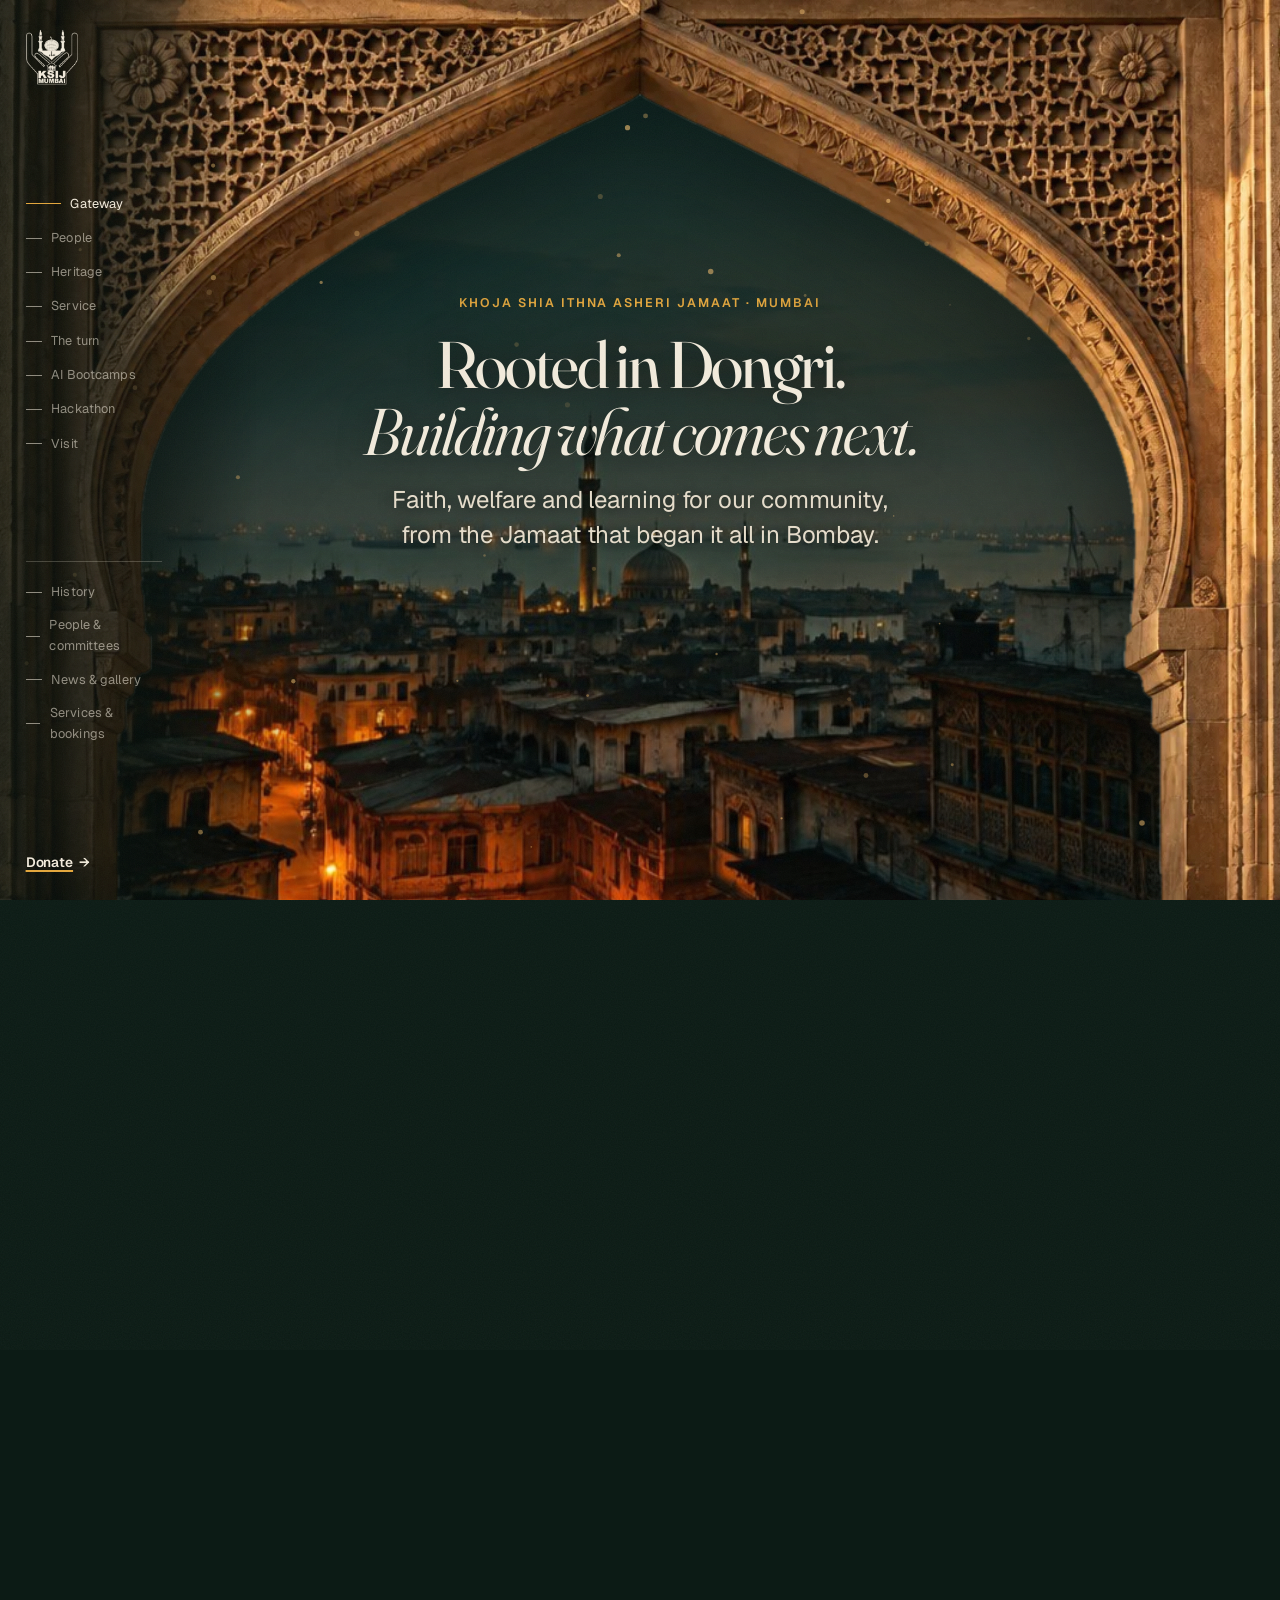
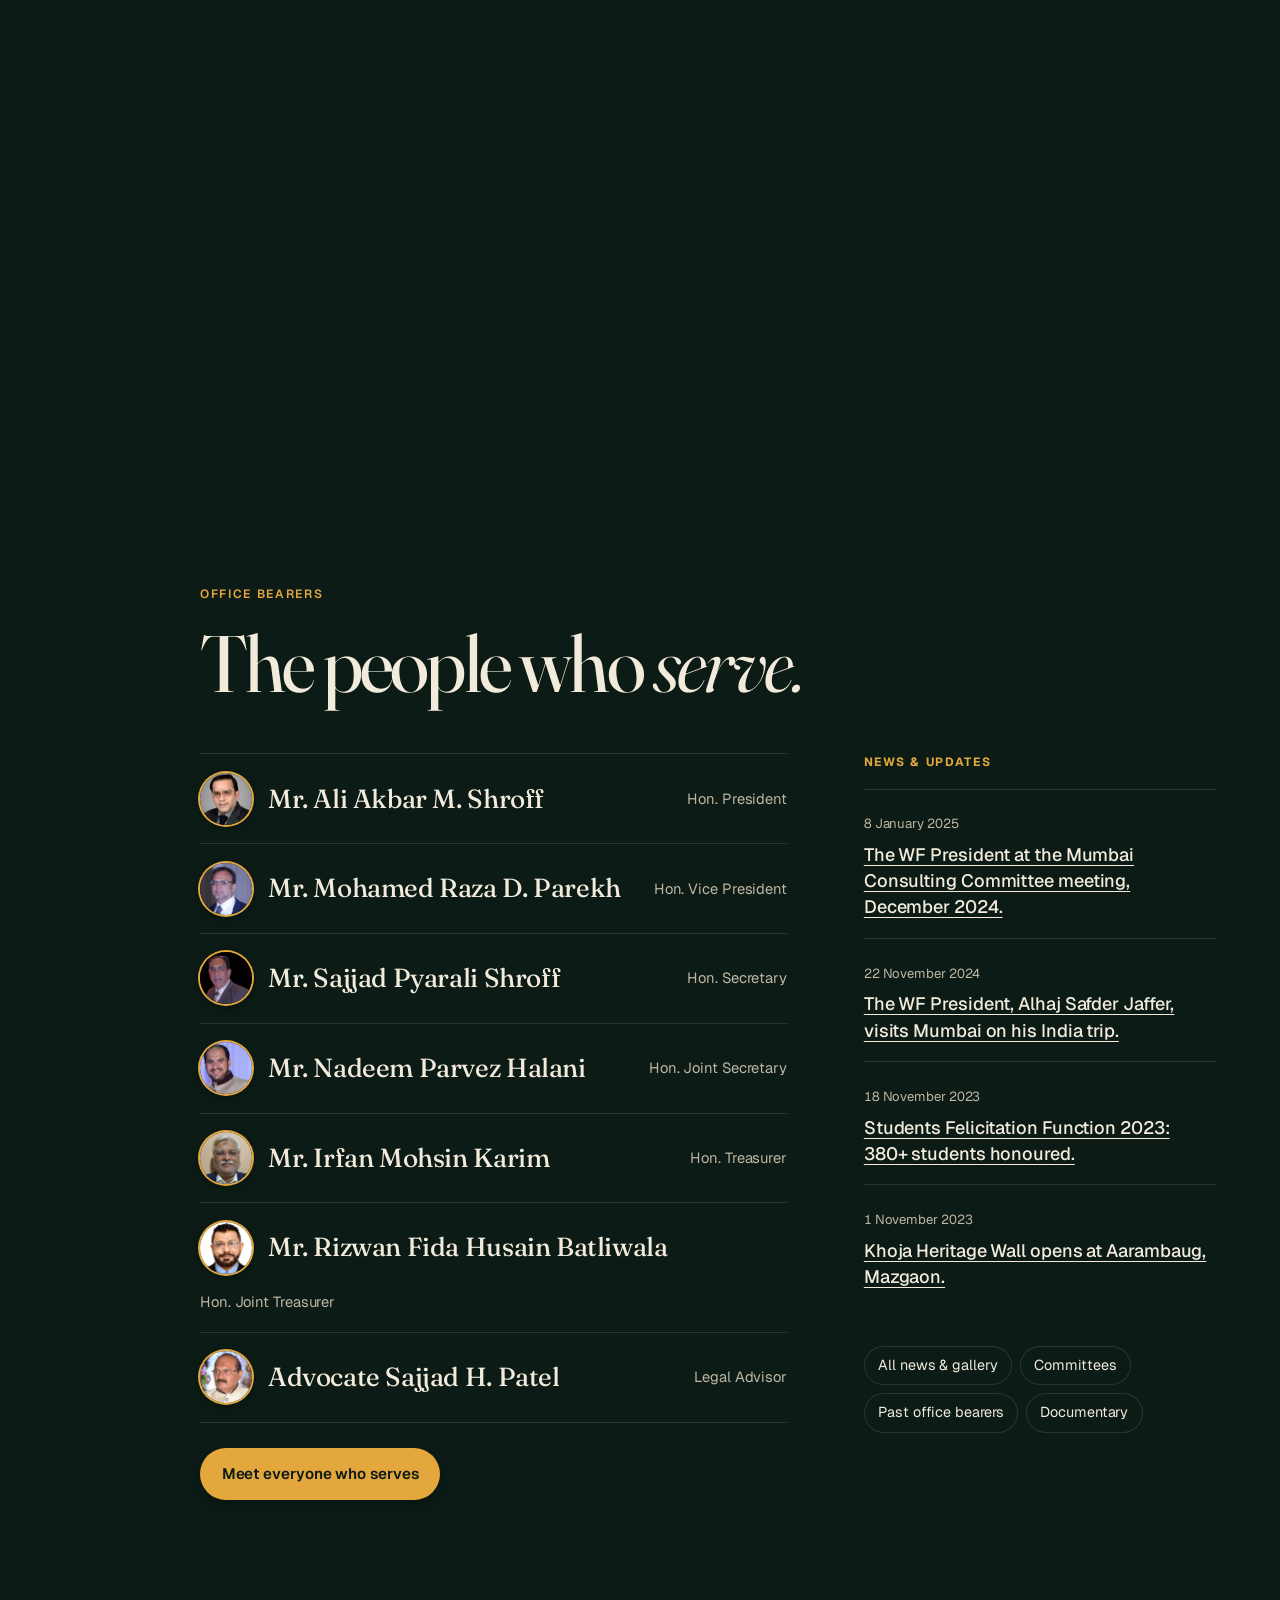
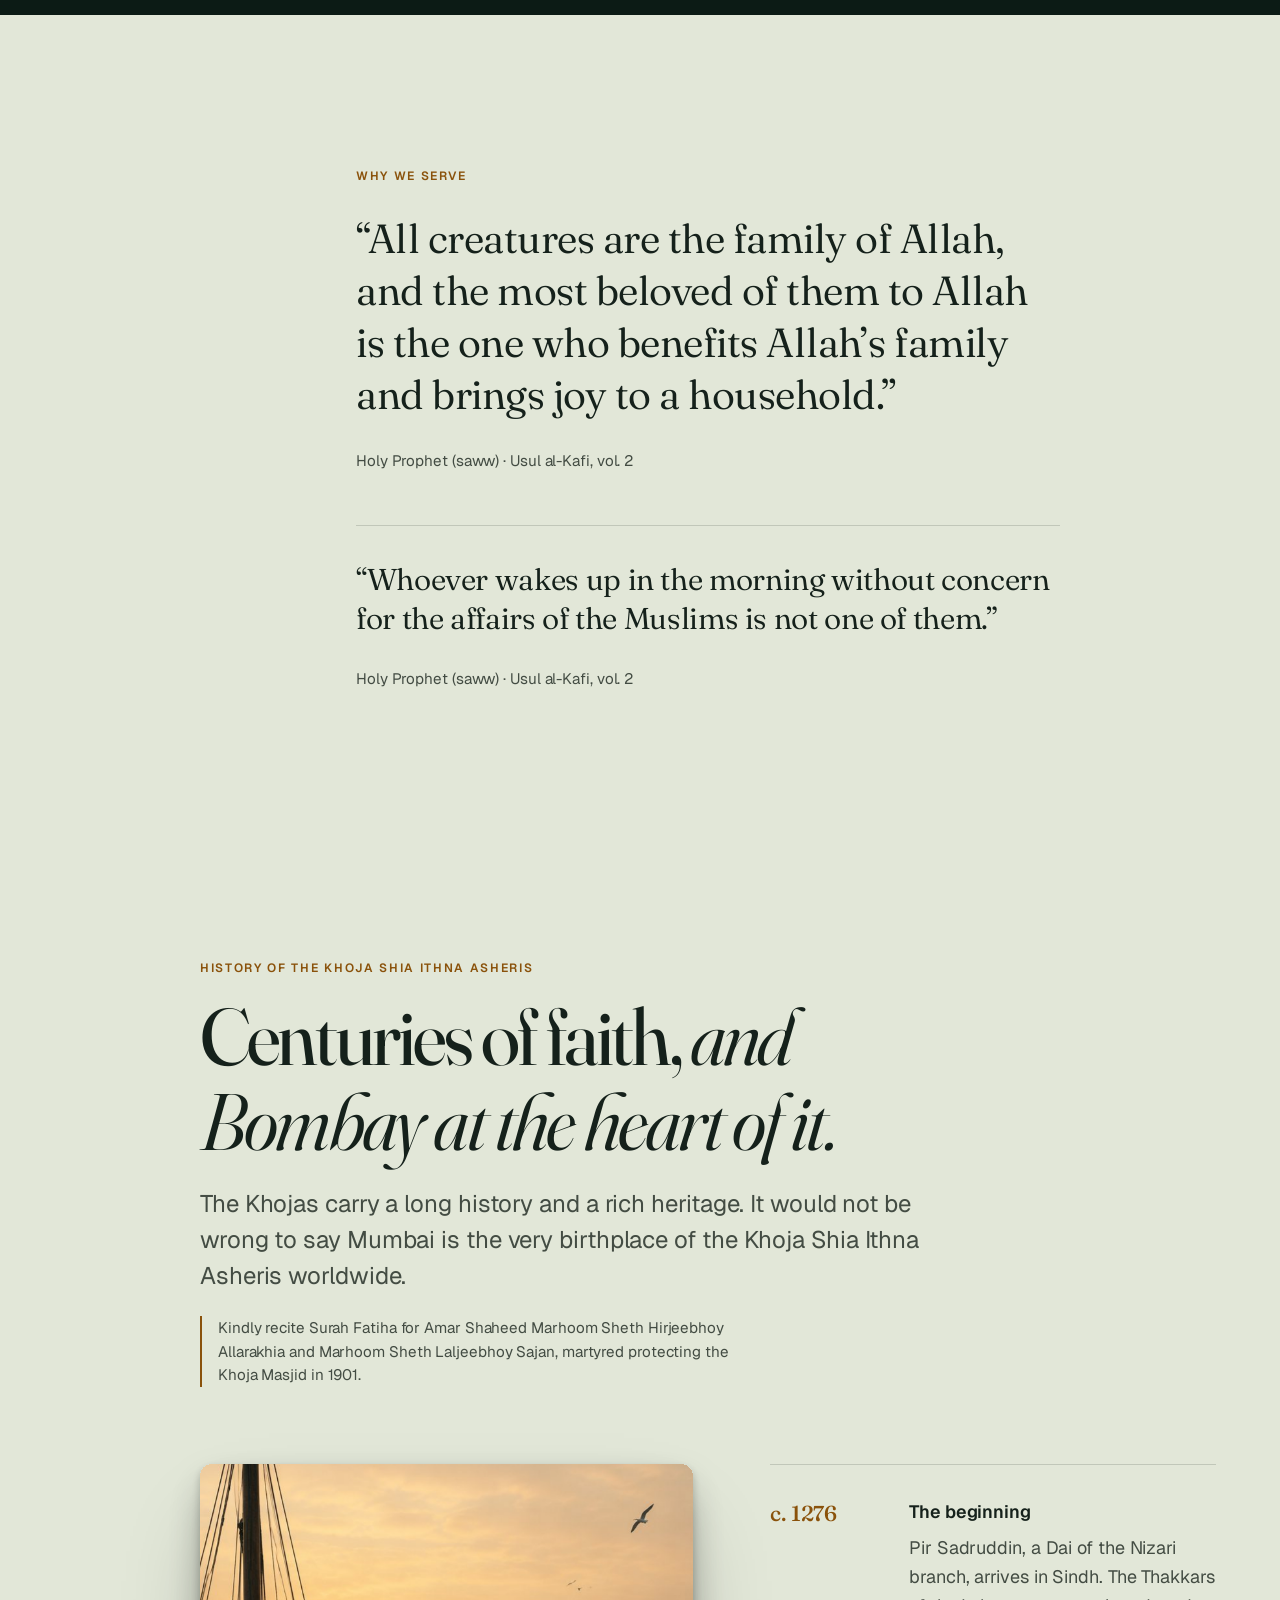
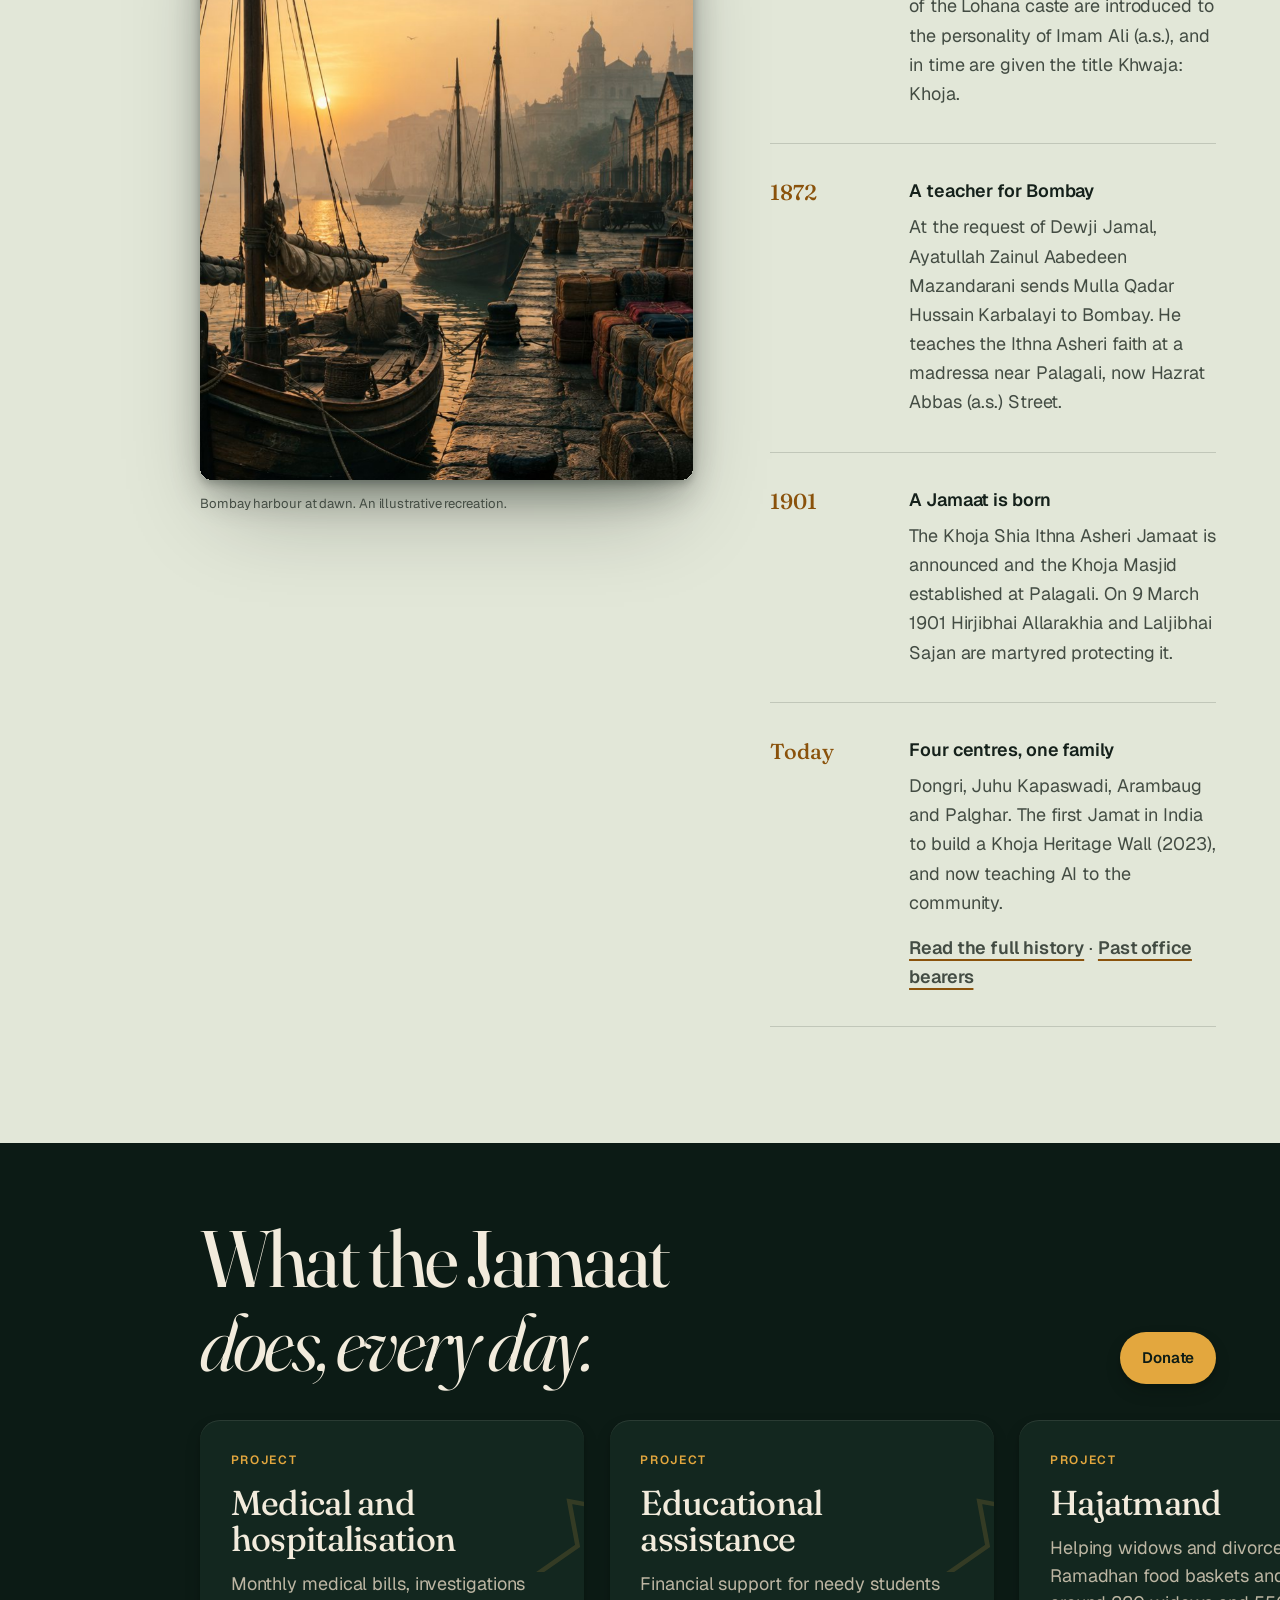
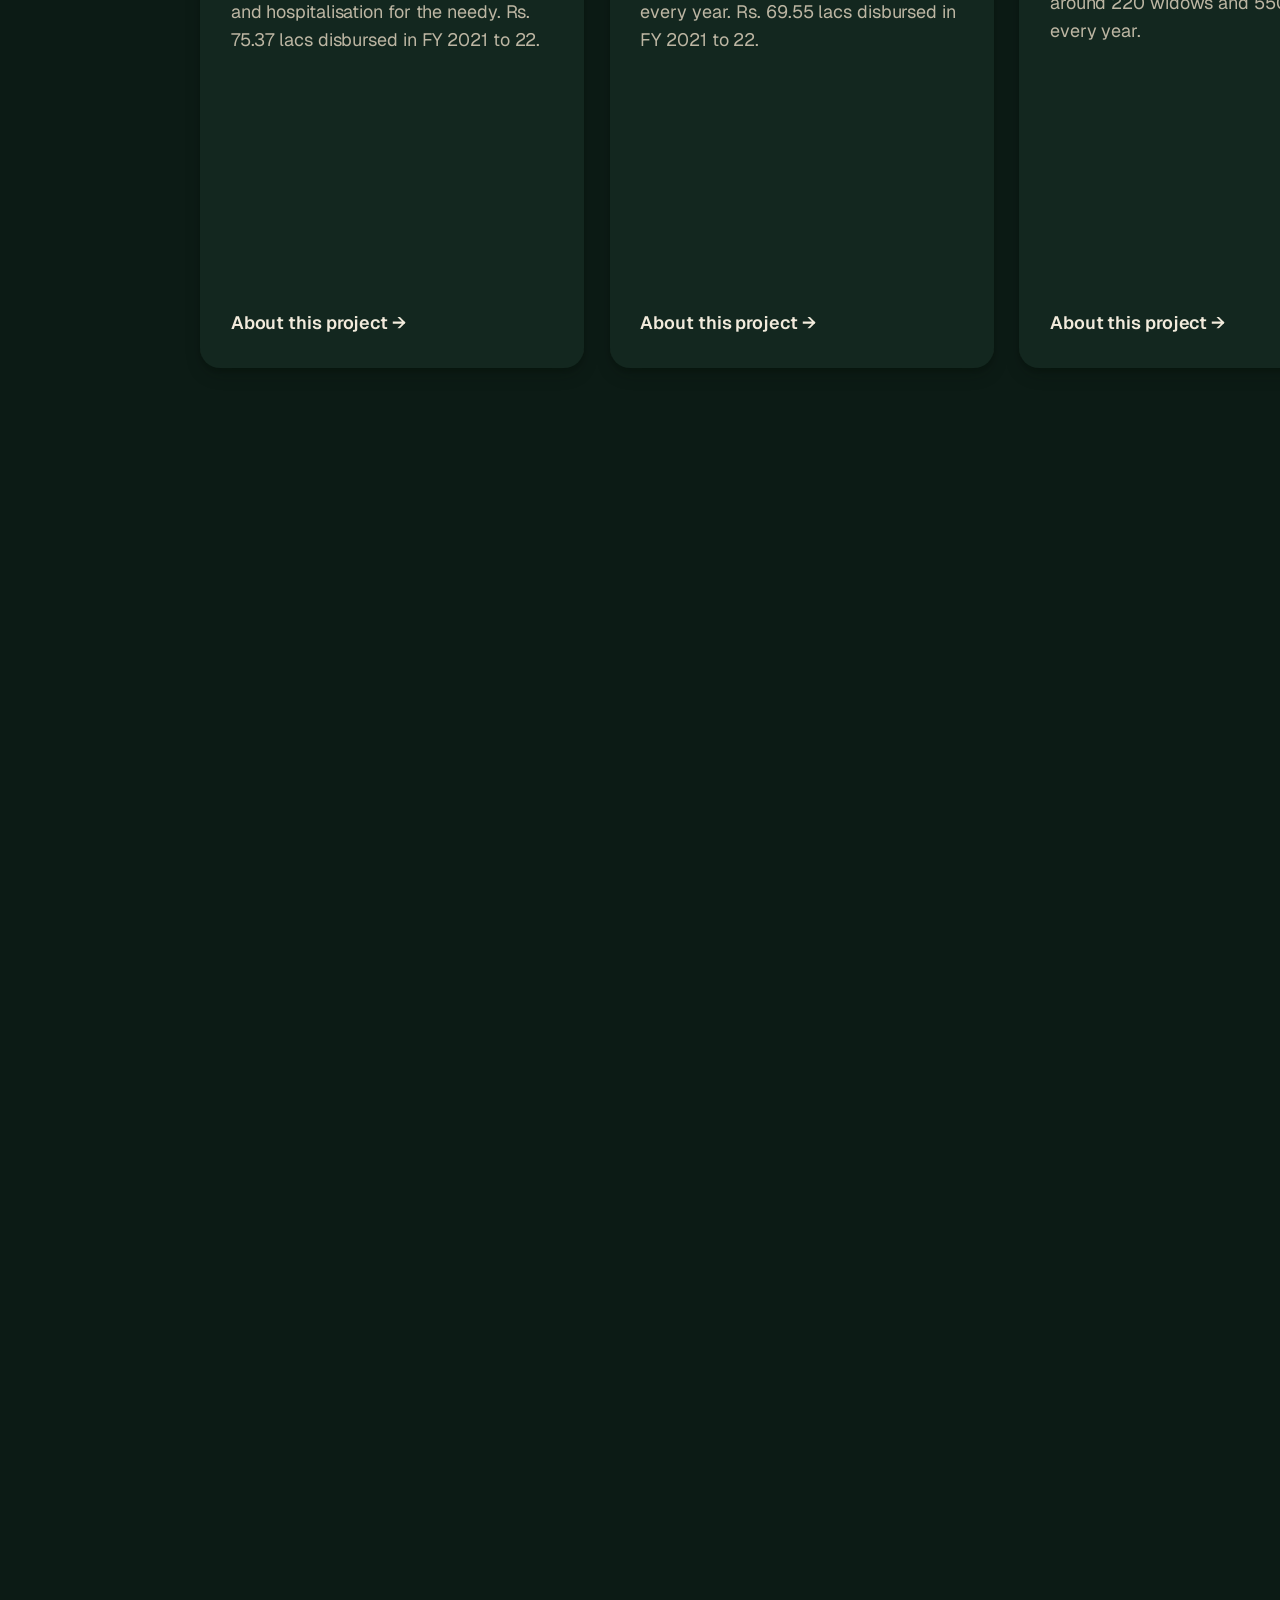
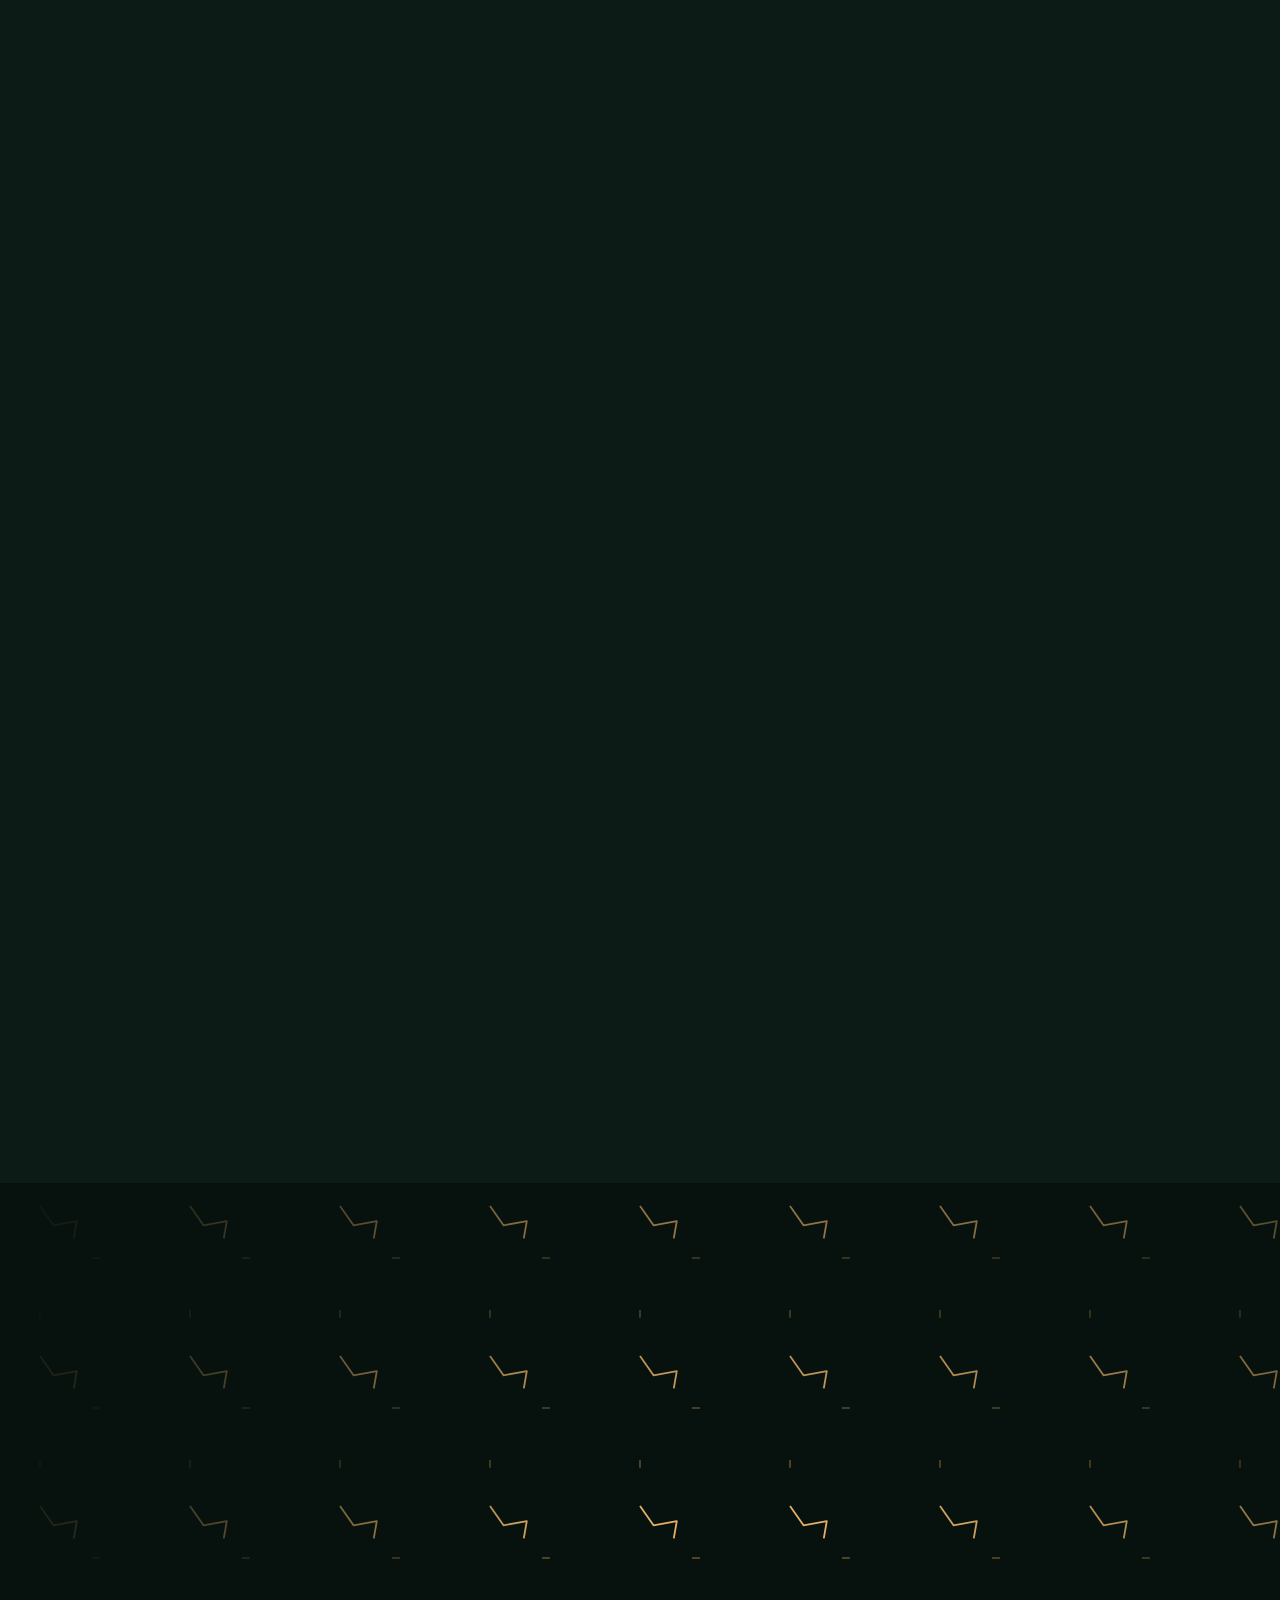
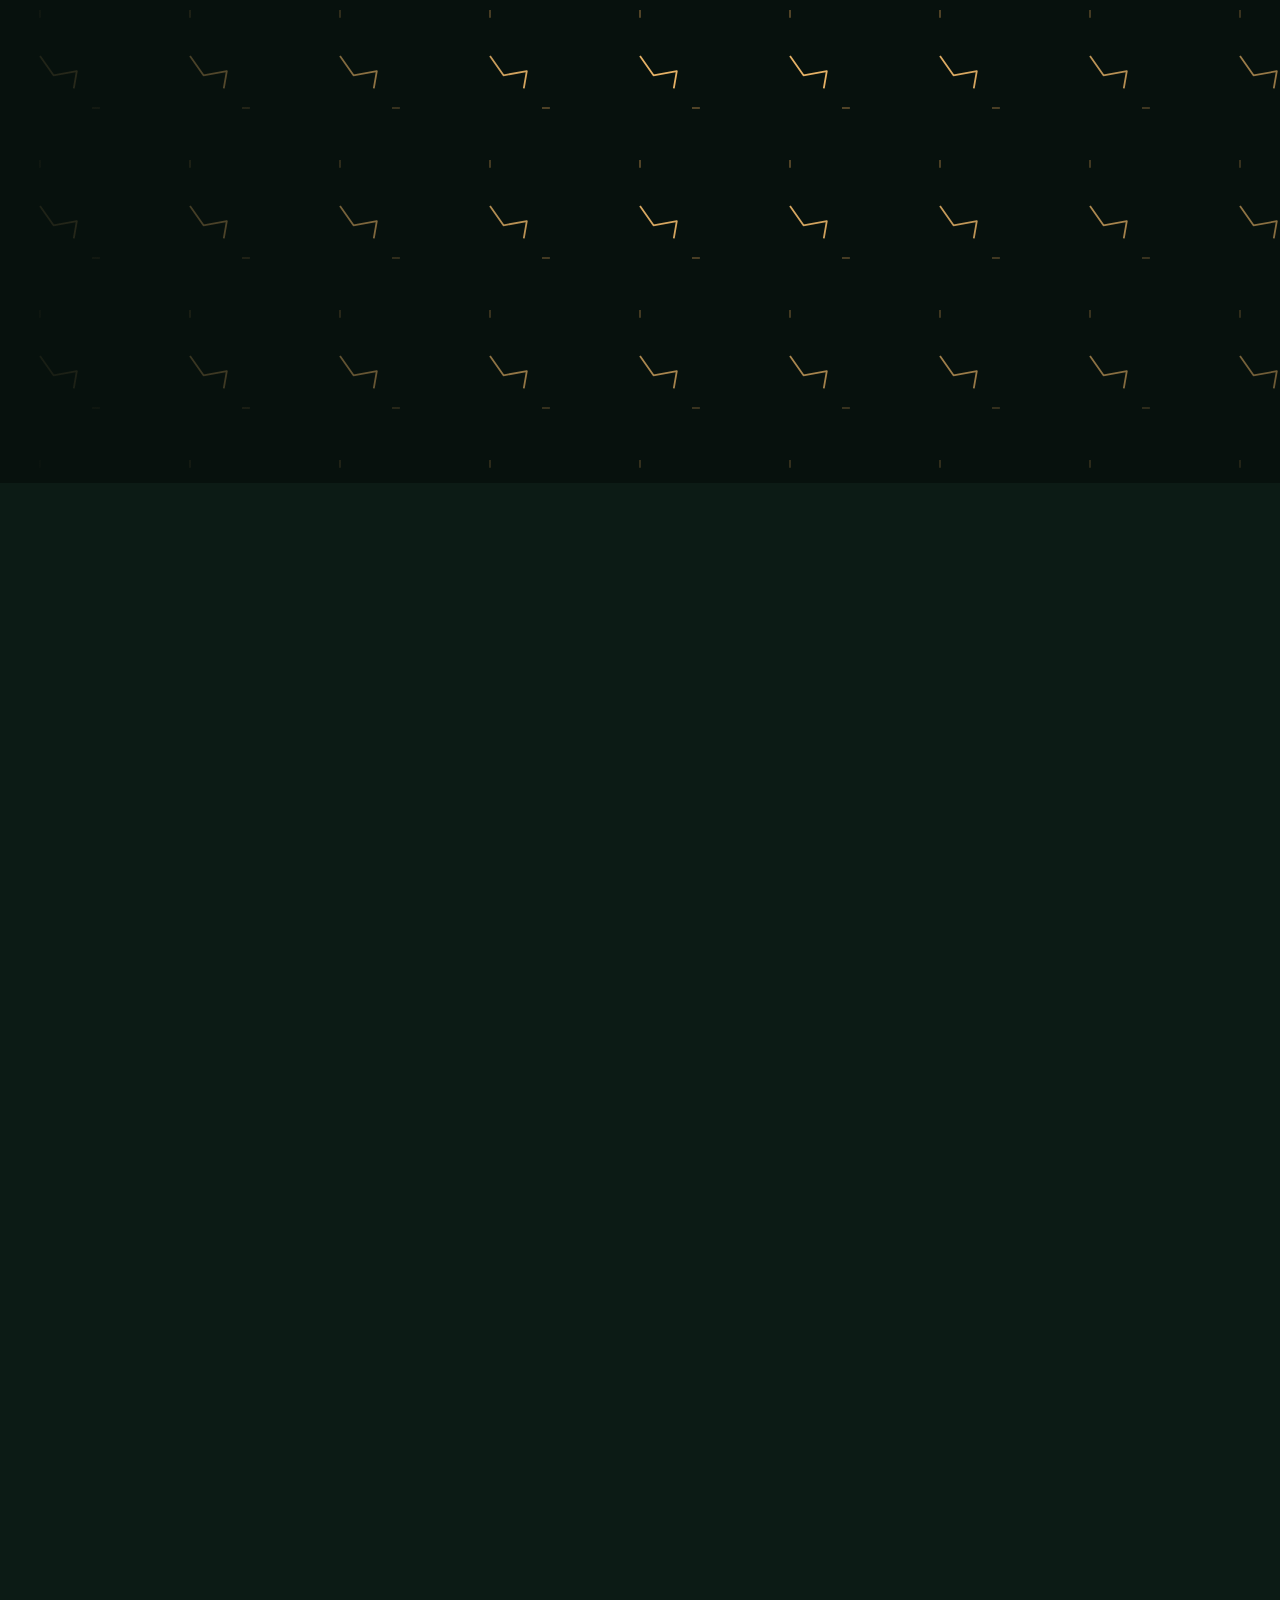
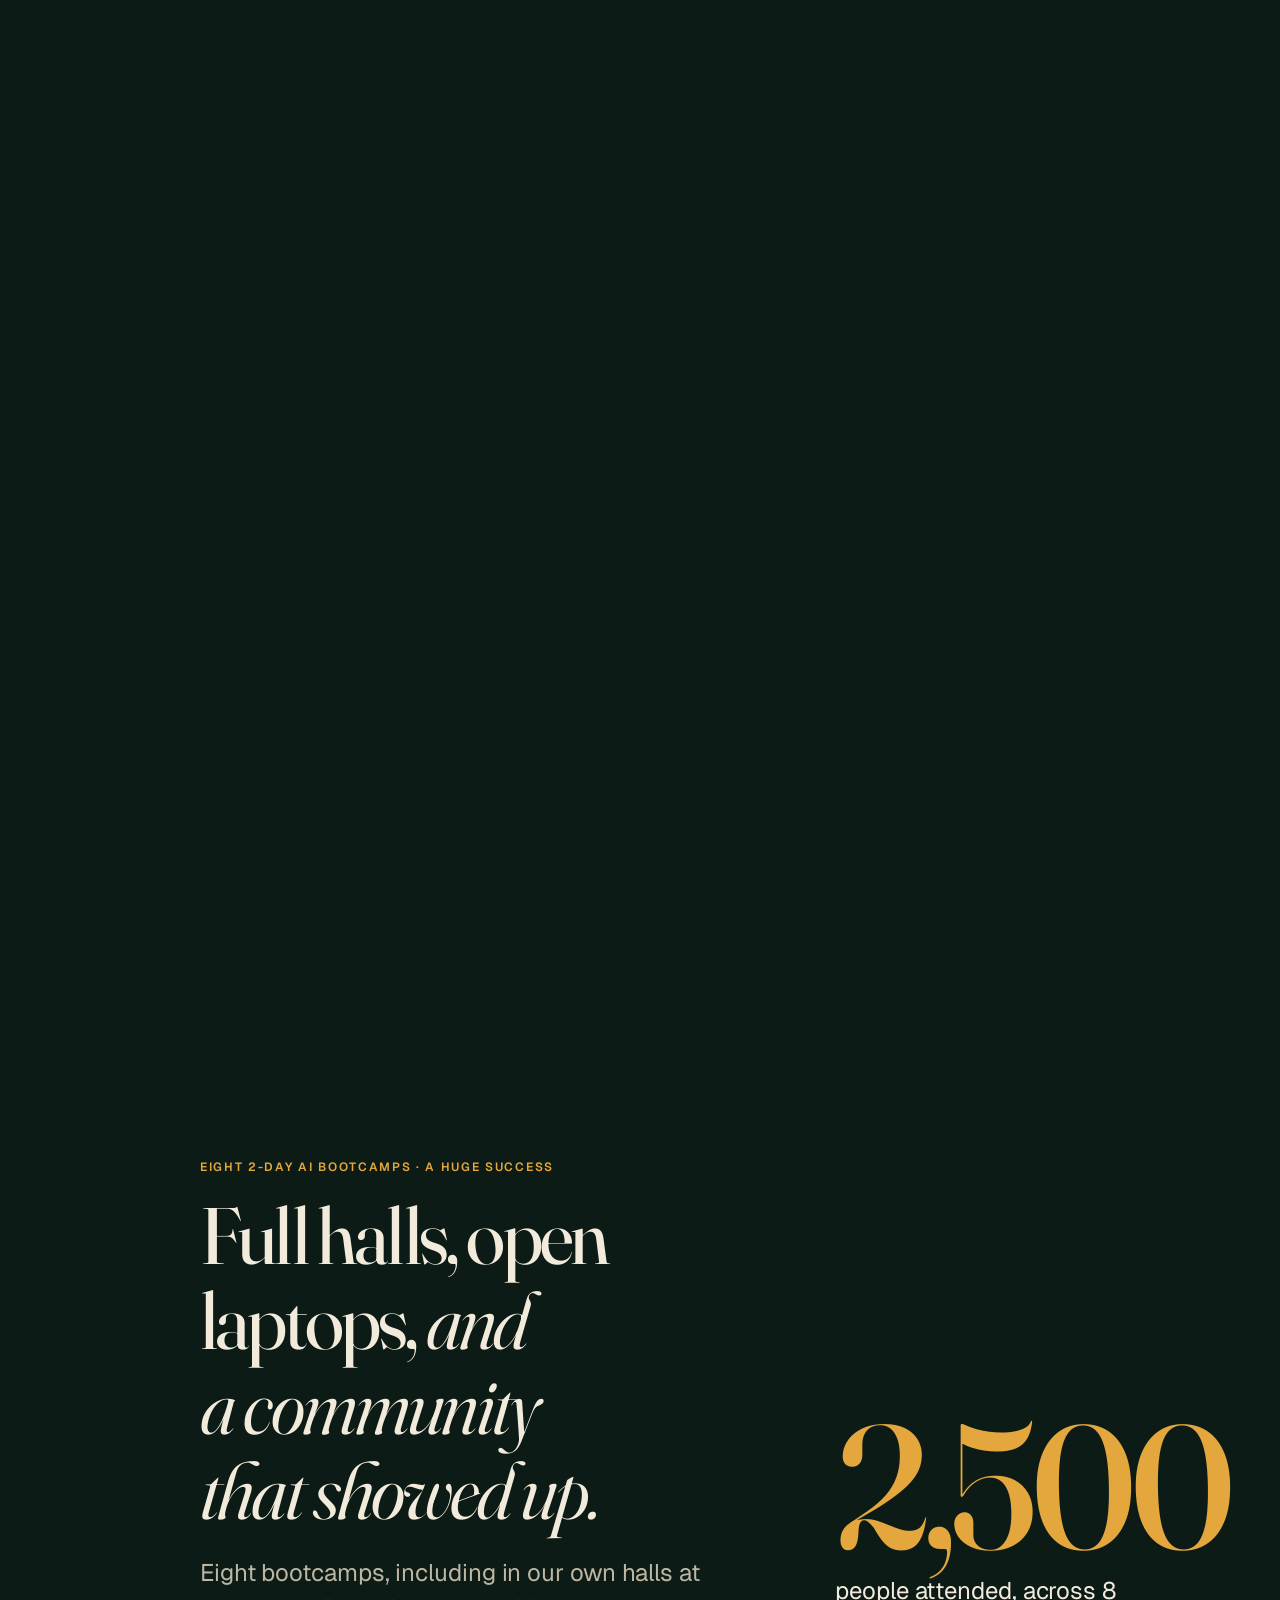
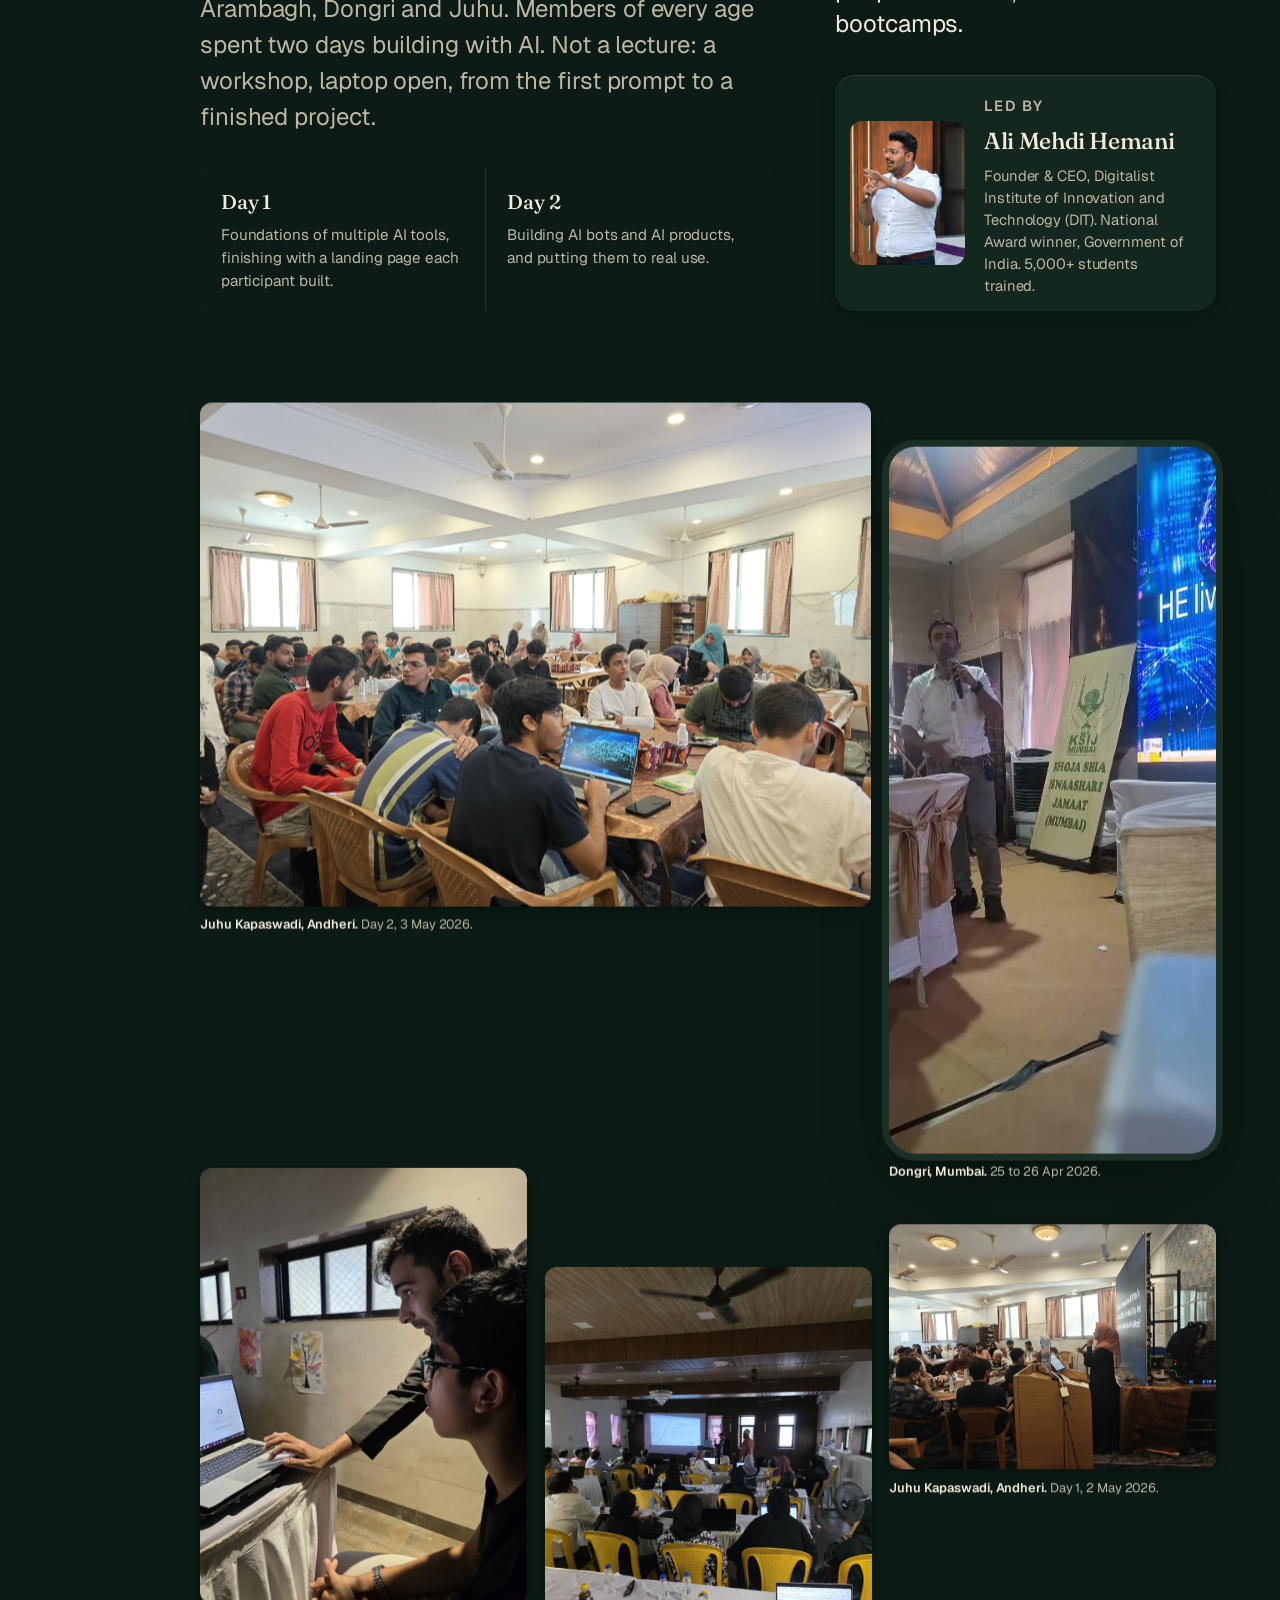
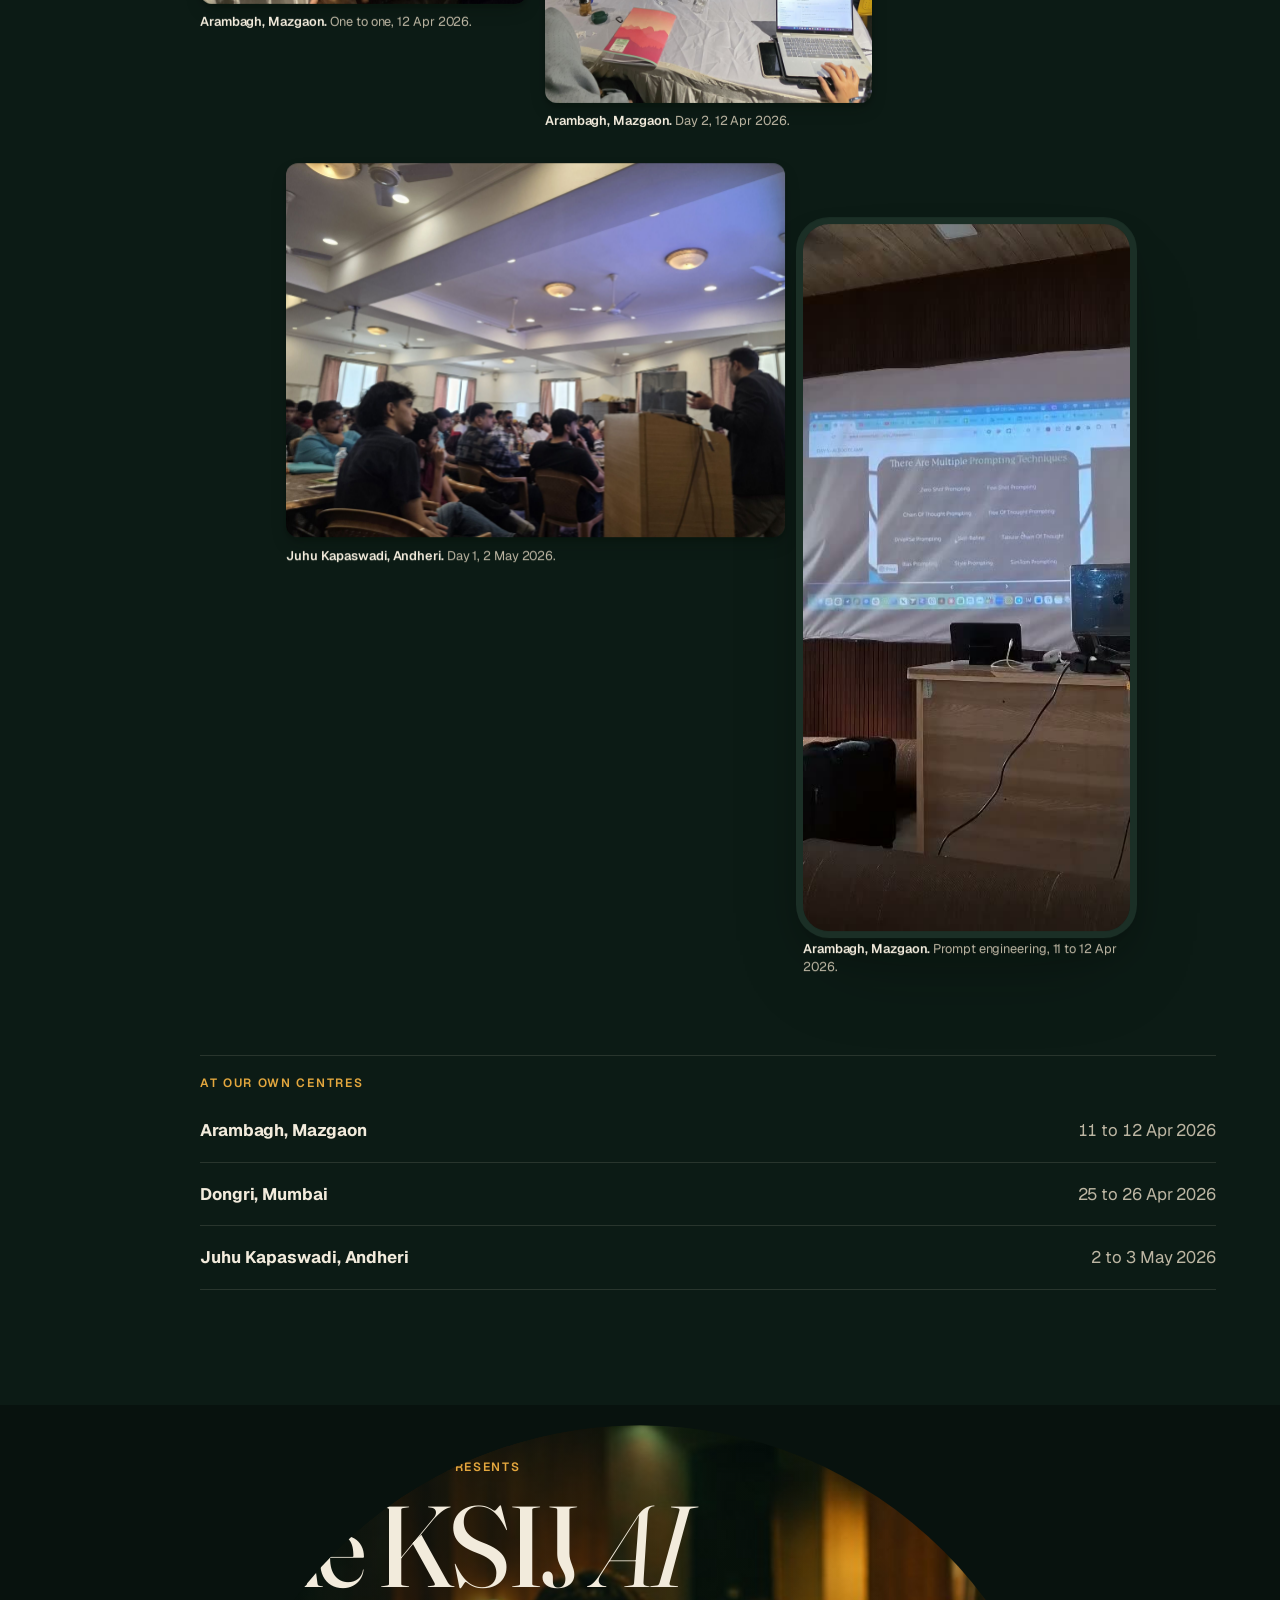
<file: index.html>
<!doctype html>
<html lang="en">
<head>
<meta charset="utf-8">
<meta name="viewport" content="width=device-width, initial-scale=1, viewport-fit=cover">
<title>KSIJ Mumbai · Khoja Shia Ithna Asheri Jamaat</title>
<meta name="description" content="The Khoja Shia Ithna Asheri Jamaat of Mumbai. Faith, welfare and learning from Dongri, now teaching AI to the community. AI Hackathon on 4 October 2026.">
<meta name="theme-color" content="#0C1B15">
<link rel="icon" type="image/png" href="assets/img/favicon.png">
<link rel="preconnect" href="https://fonts.googleapis.com">
<link rel="preconnect" href="https://fonts.gstatic.com" crossorigin>
<link href="https://fonts.googleapis.com/css2?family=Fraunces:ital,opsz,wght@0,9..144,300..700;1,9..144,300..600&family=Geist:wght@400;500;600&display=swap" rel="stylesheet">
<link rel="preload" as="image" href="assets/img/skyline.jpg">
<link rel="preload" as="image" href="assets/img/arch.webp">
<link rel="stylesheet" href="scrollcraft.css">
<style>
  :root {
    --sc-canvas:     #0C1B15;
    --sc-surface:    #13271F;
    --sc-ink:        #F2EBDC;
    --sc-ink-soft:   #BDB6A3;
    --sc-accent:     #E3A73E;
    --sc-accent-ink: #0C1B15;
    --sc-font-display: "Fraunces", Georgia, serif;
    --sc-font-text:    "Geist", system-ui, sans-serif;
    --sc-shadow-color: 150 45% 4%;

    --paper:      #E2E7D8;
    --paper-ink:  #15211B;
    --paper-soft: #434C43;
    --paper-acc:  #8A520B;
    --circuit:    #7FD18B;
    --folio-w:    11.5rem;
  }

  body { background: var(--sc-canvas); color: var(--sc-ink); font-family: var(--sc-font-text); }
  .sc-display { font-family: var(--sc-font-display); font-weight: 420; font-variation-settings: "opsz" 144; }
  .sc-display em { font-style: italic; font-weight: 360; }
  a { color: inherit; }

  /* Ground families. Colour is restated with the token (taste.md). */
  .ground-paper { --sc-ink: var(--paper-ink); --sc-ink-soft: var(--paper-soft); --sc-accent: var(--paper-acc); --sc-hairline: color-mix(in oklab, var(--paper-ink) 16%, transparent); background: var(--paper); color: var(--sc-ink); }
  .ground-forest { background: var(--sc-canvas); color: var(--sc-ink); }
  .ground-deep { background: #08120E; color: var(--sc-ink); }

  /* ----------------------------------------------------------------------
     FOLIO: the chapter index is the navigation. Margin on desktop, a sheet
     on phones.
     ---------------------------------------------------------------------- */
  .folio {
    position: fixed; z-index: var(--sc-z-chrome); top: 0; left: 0; bottom: 0; width: var(--folio-w);
    display: flex; flex-direction: column; justify-content: space-between;
    padding: clamp(1.25rem, 3vh, 2rem) 0 clamp(1.25rem, 3vh, 2rem) clamp(1rem, 2vw, 1.75rem);
    pointer-events: none; color: #F2EBDC;
    transition: color 300ms var(--sc-ease-out);
  }
  .folio > * { pointer-events: auto; }
  .folio.is-paper { color: var(--paper-ink); }
  .mark { display: inline-flex; align-items: center; gap: 0.6rem; text-decoration: none; font-weight: 600; letter-spacing: 0.02em; }
  .mark img { width: auto; height: clamp(46px, 7vh, 60px); display: block; filter: drop-shadow(0 1px 8px rgba(6,14,11,0.45)); }
  .mark .mark__light { display: none; filter: none; }
  .folio.is-paper .mark__dark { display: none; }
  .folio.is-paper .mark__light { display: block; }
  .mark small { display: block; font-weight: 400; font-size: 0.7rem; letter-spacing: 0.08em; text-transform: uppercase; opacity: 0.72; }
  .folio ol { list-style: none; margin: 0; padding: 0; display: grid; gap: 0.15rem; counter-reset: ch; }
  .folio li a {
    display: flex; align-items: center; gap: 0.6rem; padding: 0.35rem 0; text-decoration: none;
    font-size: 0.8rem; letter-spacing: 0.01em; opacity: 0.55; transition: opacity 180ms var(--sc-ease-out);
  }
  .folio li a::before { content: ""; width: 1rem; height: 1px; background: currentColor; transition: width 240ms var(--sc-ease-out); }
  .folio li a:hover, .folio li a[aria-current="true"] { opacity: 1; }
  .folio li a[aria-current="true"]::before { width: 2.2rem; background: var(--sc-accent); }
  .folio.is-paper li a[aria-current="true"]::before { background: var(--paper-acc); }
  .folio .donate { font-size: 0.85rem; font-weight: 600; text-decoration: none; display: inline-flex; gap: 0.4rem; align-items: center; }
  .folio .donate span { text-decoration: underline; text-underline-offset: 0.25em; text-decoration-color: var(--sc-accent); text-decoration-thickness: 2px; }
  .menu-btn, .sheet { display: none; }
  .folio__pages { list-style: none; margin: 0; padding: 0.9rem 0 0; border-top: 1px solid color-mix(in oklab, currentColor 22%, transparent); width: 8.5rem; display: grid; gap: 0.1rem; }
  .folio__pages a { font-size: 0.78rem; text-decoration: none; opacity: 0.7; display: block; padding: 0.22rem 0; }
  .folio__pages a:hover { opacity: 1; text-decoration: underline; }
  @media (max-height: 760px) { .folio__pages { display: none; } }

  :focus-visible { outline: 2px solid var(--sc-accent); outline-offset: 3px; border-radius: 4px; }

  .btn {
    display: inline-flex; align-items: center; gap: 0.55rem; padding: 0.85rem 1.35rem; border-radius: var(--sc-r-pill);
    background: var(--sc-accent); color: var(--sc-accent-ink); font-weight: 600; text-decoration: none; font-size: 0.95rem;
    box-shadow: var(--sc-e2); transition: transform 140ms var(--sc-ease-out), background-color 160ms var(--sc-ease-out); white-space: nowrap;
  }
  .btn:hover { background: color-mix(in oklab, var(--sc-accent) 88%, white); }
  .btn:active { transform: scale(0.97); }
  .btn--ghost { background: transparent; color: inherit; box-shadow: inset 0 0 0 1px color-mix(in oklab, currentColor 45%, transparent); }
  .btn--ghost:hover { background: color-mix(in oklab, currentColor 10%, transparent); }
  .ground-paper .btn { color: #FFF8EC; }

  main { position: relative; }

  /* ----------------------------------------------------------------------
     GATEWAY: four planes. Sky/city, headline, carved arch, dust.
     ---------------------------------------------------------------------- */
  .gate [data-sc-stage] { position: sticky; top: 0; height: 100vh; height: 100svh; overflow: hidden; background: #0A1712; }
  .gate__plane { position: absolute; inset: 0; will-change: transform; }
  .gate__city img { width: 100%; height: 100%; object-fit: cover; object-position: 50% 70%; }
  .gate__city { transform: scale(calc(1.2 - var(--g-city, 0) * 0.16)) translateY(calc(var(--g-city, 0) * -2vh)); transform-origin: 50% 70%; }
  .gate__haze { background: radial-gradient(120% 60% at 50% 100%, rgba(10,23,18,0) 30%, rgba(10,23,18,0.55) 100%), linear-gradient(180deg, rgba(8,18,14,0.35), rgba(8,18,14,0) 35%); }
  .gate__title {
    position: absolute; inset: 0; display: grid; place-items: center; text-align: center; padding: 0 var(--sc-gutter);
    transform: translateY(calc(var(--g-title, 0) * -14vh)) scale(calc(1 - var(--g-title, 0) * 0.1));
    opacity: calc(1 - var(--g-titlefade, 0));
  }
  .gate__title-inner { max-width: 56rem; margin-top: -6vh; }
  .gate__title h1 { font-size: clamp(2.4rem, 1.4rem + 3.4vw, 4.9rem); line-height: 1.02; letter-spacing: var(--sc-track-tight); margin: 0; text-wrap: balance; text-shadow: 0 2px 30px rgba(6,14,11,0.55); }
  .gate__title p { margin: 1.1rem auto 0; max-width: 34ch; font-size: var(--sc-t-lg); color: #E6DDCB; line-height: 1.45; text-shadow: 0 1px 14px rgba(6,14,11,0.7); }
  .gate__kicker { font-size: 0.78rem; letter-spacing: 0.16em; text-transform: uppercase; color: var(--sc-accent); margin-bottom: 1.1rem; font-weight: 600; }
  .gate__arch { transform-origin: 50% 64%; transform: scale(calc(1 + var(--g-arch, 0) * 2.6)); opacity: calc(1 - var(--g-archfade, 0)); }
  .gate__arch img { width: 100%; height: 100%; object-fit: cover; object-position: 50% 100%; filter: drop-shadow(0 30px 60px rgba(4,10,8,0.6)); }
  .gate__dust { pointer-events: none; transform: translateY(calc(var(--g-dust, 0) * -30vh)); }
  .gate__dust canvas { width: 100%; height: 100%; display: block; }
  .gate__second {
    position: absolute; left: calc(var(--folio-w) + var(--sc-gutter) * 0.25); right: var(--sc-gutter); bottom: clamp(2rem, 9vh, 6rem);
    display: flex; flex-wrap: wrap; align-items: flex-end; justify-content: space-between; gap: 1.5rem;
    opacity: var(--g-second, 0); transform: translateY(calc((1 - var(--g-second, 0)) * 3vh));
  }
  .gate__second h2 { font-size: var(--sc-t-2xl); line-height: 1.05; letter-spacing: var(--sc-track-snug); max-width: 18ch; margin: 0; text-shadow: 0 2px 24px rgba(6,14,11,0.7); }
  .gate__second .actions { display: flex; gap: 0.75rem; flex-wrap: wrap; }
  .gate__folio-scrim { background: linear-gradient(90deg, rgba(8,18,14,0.82) 0%, rgba(8,18,14,0.55) 9rem, rgba(8,18,14,0) 16rem); pointer-events: none; }
  @media (max-width: 960px) { .gate__folio-scrim { display: none; } }
  .gate__scrim { background: linear-gradient(0deg, rgba(8,18,14,0.82) 0%, rgba(8,18,14,0) 42%); opacity: var(--g-second, 0); }
  .gate__actions { margin-top: 1.8rem; display: flex; gap: 0.75rem; justify-content: center; flex-wrap: wrap; }

  /* ----------------------------------------------------------------------
     Shared chapter layout. Content clears the folio on desktop.
     ---------------------------------------------------------------------- */
  .chapter { padding-block: var(--sc-section); padding-left: calc(var(--folio-w) + 1rem); padding-right: var(--sc-gutter); position: relative; }
  .chapter__head { max-width: 50rem; }
  .chapter h2.sc-display { font-size: var(--sc-t-3xl); line-height: var(--sc-leading-tight); letter-spacing: var(--sc-track-tight); margin: 0; text-wrap: balance; }
  .lede { font-size: var(--sc-t-lg); line-height: 1.5; color: var(--sc-ink-soft); max-width: 46ch; margin: 1.4rem 0 0; text-wrap: pretty; }
  .label { font-size: 0.75rem; letter-spacing: 0.14em; text-transform: uppercase; font-weight: 600; color: var(--sc-accent); }

  /* HADITH: the authored silence */
  .hadith { min-height: 92vh; display: grid; place-items: center; }
  .hadith blockquote { margin: 0; max-width: 44rem; }
  .hadith blockquote p { font-family: var(--sc-font-display); font-size: clamp(1.6rem, 1.1rem + 1.8vw, 2.7rem); line-height: 1.28; letter-spacing: -0.012em; font-weight: 360; margin: 0; text-wrap: pretty; }
  .fatiha-note { margin: 1.4rem 0 0; padding-left: 1rem; border-left: 2px solid var(--sc-accent); color: var(--sc-ink-soft); font-size: 0.95rem; max-width: 56ch; line-height: 1.55; }
  .hadith .hadith__second { margin-top: 3.2rem; padding-top: 2.2rem; border-top: 1px solid var(--sc-hairline); }
  .hadith .hadith__second p { font-size: clamp(1.3rem, 1rem + 1.1vw, 1.9rem); }
  .hadith .hadith__more { font-family: var(--sc-font-text); font-size: var(--sc-t-lg); line-height: 1.55; color: var(--sc-ink-soft); margin-top: 1.2rem; max-width: 52ch; }
  .hadith footer { margin-top: 1.8rem; color: var(--sc-ink-soft); font-size: 0.95rem; }
  .hadith .fatiha { margin-top: 4.5rem; padding-top: 1.4rem; border-top: 1px solid var(--sc-hairline); color: var(--sc-ink-soft); font-size: 0.92rem; max-width: 52ch; line-height: 1.6; }

  /* HERITAGE */
  .heritage__grid { display: grid; grid-template-columns: minmax(0, 1.05fr) minmax(0, 0.95fr); gap: clamp(2rem, 6vw, 7rem); align-items: start; margin-top: clamp(2.5rem, 6vw, 5rem); }
  .heritage__media { position: sticky; top: 8vh; margin: 0; }
  .heritage__frame { overflow: hidden; border-radius: var(--sc-r-md); aspect-ratio: 4 / 5; box-shadow: var(--sc-e3); }
  .heritage__frame img { width: 100%; height: 118%; object-fit: cover; display: block; }
  .heritage__media figcaption { margin-top: 0.8rem; font-size: 0.82rem; color: var(--sc-ink-soft); }
  .timeline { list-style: none; margin: 0; padding: 0; }
  .timeline li { padding: 2rem 0 2.2rem; border-top: 1px solid var(--sc-hairline); display: grid; grid-template-columns: 7.5rem 1fr; gap: 1.2rem; }
  .timeline li:last-child { border-bottom: 1px solid var(--sc-hairline); }
  .timeline .when { font-family: var(--sc-font-display); font-size: 1.35rem; font-weight: 500; color: var(--sc-accent); font-variant-numeric: lining-nums; }
  .timeline h3 { margin: 0 0 0.45rem; font-size: 1.12rem; font-weight: 600; }
  .timeline p { margin: 0; color: var(--sc-ink-soft); line-height: 1.62; max-width: 52ch; }
  .text-link { font-weight: 600; text-decoration: underline; text-underline-offset: 0.28em; text-decoration-thickness: 1.5px; text-decoration-color: var(--sc-accent); }
  .text-link:hover { text-decoration-thickness: 2.5px; }

  /* SERVICE: a ledger that travels sideways */
  .service [data-sc-stage] { position: sticky; top: 0; height: 100vh; height: 100svh; overflow: hidden; display: flex; flex-direction: column; justify-content: center; padding-left: calc(var(--folio-w) + 1rem); }
  .service__head { padding-right: var(--sc-gutter); margin-bottom: clamp(1.5rem, 4vh, 3rem); display: flex; justify-content: space-between; align-items: end; gap: 2rem; flex-wrap: wrap; }
  .service__head h2 { max-width: 16ch; }
  .rail { display: flex; gap: clamp(1rem, 2vw, 1.75rem); width: max-content; padding-right: var(--sc-gutter); will-change: transform; }
  .plate {
    width: clamp(17rem, 30vw, 25rem); min-height: clamp(20rem, 52vh, 30rem); flex: none; border-radius: var(--sc-r-lg);
    background: var(--sc-surface); box-shadow: var(--sc-edge), var(--sc-e2); padding: clamp(1.4rem, 2.4vw, 2.2rem);
    display: flex; flex-direction: column; justify-content: space-between; position: relative; overflow: hidden;
  }
  .plate__motif { position: absolute; right: -3.5rem; top: -3.5rem; width: 13rem; height: 13rem; opacity: 0.16; color: var(--sc-accent); }
  .plate h3 { font-family: var(--sc-font-display); font-weight: 450; font-size: clamp(1.7rem, 1.2rem + 1.2vw, 2.4rem); line-height: 1.05; letter-spacing: -0.02em; margin: 0.9rem 0 0.8rem; }
  .plate p { margin: 0; color: var(--sc-ink-soft); line-height: 1.55; }
  .plate ul { list-style: none; margin: 1rem 0 0; padding: 0; }
  .plate li { border-top: 1px solid var(--sc-hairline); }
  .plate li a, .plate li span { display: flex; justify-content: space-between; padding: 0.75rem 0; text-decoration: none; font-weight: 500; }
  .plate li a:hover { color: var(--sc-accent); }
  .plate--accent { background: var(--sc-accent); color: var(--sc-accent-ink); --sc-ink-soft: #3A2A10; --sc-hairline: rgba(12,27,21,0.2); }
  .plate--accent .label { color: var(--sc-accent-ink); }
  .plate--accent .plate__motif { color: var(--sc-accent-ink); opacity: 0.12; }
  .plate .more { margin-top: 1.4rem; font-weight: 600; text-decoration: none; display: inline-flex; gap: 0.4rem; }
  .plate .more:hover { text-decoration: underline; text-underline-offset: 0.25em; }

  /* THE TURN: girih becomes circuit */
  .turn [data-sc-stage] { position: sticky; top: 0; height: 100vh; height: 100svh; overflow: hidden; background: #07110D; }
  .turn svg.lattice { position: absolute; inset: 0; width: 100%; height: 100%; }
  .lattice .star { fill: none; stroke: #E4B066; stroke-width: 1.8; stroke-linejoin: round; }
  .lattice .bridge { fill: none; stroke: #C9965198; stroke-width: 1.3; }
  .lattice .trace { fill: none; stroke: var(--circuit); stroke-width: 2; stroke-linecap: round; stroke-linejoin: round; }
  .lattice .pulse { fill: none; stroke: #E9FFE8; stroke-width: 2.2; stroke-linecap: round; stroke-dasharray: 0.035 0.965; opacity: 0; }
  .turn.is-live .lattice .pulse { opacity: 0.9; animation: pulse var(--dur, 3s) linear infinite; animation-delay: var(--del, 0s); }
  @keyframes pulse { from { stroke-dashoffset: 1; } to { stroke-dashoffset: 0; } }
  .lattice .pad { fill: #07110D; stroke: var(--circuit); stroke-width: 1.6; }
  .lattice .chip { fill: #0E2219; stroke: var(--circuit); stroke-width: 1.4; }
  .turn__vignette { position: absolute; inset: 0; background: radial-gradient(80% 80% at 55% 50%, rgba(7,17,13,0) 20%, rgba(7,17,13,0.55) 75%, #07110D 100%), linear-gradient(90deg, rgba(7,17,13,0.85) 0%, rgba(7,17,13,0) 45%); pointer-events: none; }
  .turn__copy { position: absolute; left: calc(var(--folio-w) + 1rem); right: var(--sc-gutter); top: 50%; transform: translateY(-50%); pointer-events: none; }
  .turn__copy > * { position: absolute; left: 0; top: 50%; translate: 0 -50%; max-width: 30ch; margin: 0; }
  .turn__line { font-family: var(--sc-font-display); font-size: clamp(1.9rem, 1.2rem + 2.6vw, 3.8rem); line-height: 1.08; letter-spacing: -0.025em; font-weight: 400; text-wrap: balance; }
  .turn__line em { color: var(--circuit); font-style: italic; }
  .turn__copy .panel { padding: 1.6rem 1.8rem; border-radius: var(--sc-r-lg); background: rgba(7,17,13,0.72); backdrop-filter: blur(6px); -webkit-backdrop-filter: blur(6px); box-shadow: var(--sc-edge); }

  /* BOOTCAMPS */
  .camps__top { display: grid; grid-template-columns: minmax(0, 1.2fr) minmax(0, 0.8fr); gap: clamp(2rem, 5vw, 6rem); align-items: end; }
  .bignum { font-family: var(--sc-font-display); font-weight: 500; font-size: clamp(5rem, 3rem + 10vw, 12rem); line-height: 0.9; letter-spacing: -0.045em; color: var(--sc-accent); font-variant-numeric: tabular-nums lining-nums; display: block; padding-top: 0.08em; }
  .bignum-cap { font-size: var(--sc-t-lg); color: var(--sc-ink); margin-top: 0.6rem; max-width: 22ch; line-height: 1.35; }
  .trainer { margin: 2.2rem 0 0; padding: 0.9rem; border-radius: var(--sc-r-lg); background: var(--sc-surface); box-shadow: var(--sc-edge), var(--sc-e2); display: grid; grid-template-columns: clamp(6.5rem, 9vw, 8.5rem) 1fr; gap: 1.2rem; align-items: center; }
  .trainer img { width: 100%; aspect-ratio: 4 / 5; height: auto; object-fit: cover; object-position: 50% 20%; border-radius: var(--sc-r-md); display: block; }
  .trainer figcaption { padding-right: 0.6rem; }
  .trainer .label { display: block; margin-bottom: 0.35rem; }
  .trainer strong { display: block; font-family: var(--sc-font-display); font-weight: 500; font-size: 1.45rem; letter-spacing: -0.015em; }
  .trainer span { display: block; color: var(--sc-ink-soft); font-size: 0.92rem; line-height: 1.5; margin-top: 0.3rem; }
  .days { display: grid; grid-template-columns: 1fr 1fr; gap: 1px; background: var(--sc-hairline); border-radius: var(--sc-r-md); overflow: hidden; margin-top: 2rem; }
  .days div { background: var(--sc-canvas); padding: 1.2rem 1.3rem; }
  .days b { font-family: var(--sc-font-display); font-weight: 500; font-size: 1.25rem; display: block; margin-bottom: 0.35rem; }
  .days p { margin: 0; color: var(--sc-ink-soft); font-size: 0.95rem; line-height: 1.5; }
  .mosaic { margin-top: clamp(3rem, 7vw, 6rem); display: grid; grid-template-columns: repeat(12, minmax(0, 1fr)); gap: clamp(0.75rem, 1.4vw, 1.25rem); align-items: start; }
  .shot { margin: 0; position: relative; }
  .shot .frame { overflow: hidden; border-radius: var(--sc-r-md); box-shadow: var(--sc-e2); background: var(--sc-surface); }
  .shot img, .shot video { width: 100%; height: 100%; object-fit: cover; display: block; }
  .shot figcaption { margin-top: 0.6rem; font-size: 0.8rem; color: var(--sc-ink-soft); line-height: 1.4; }
  .shot figcaption b { color: var(--sc-ink); font-weight: 600; }
  .s-a { grid-column: 1 / span 8; } .s-a .frame { aspect-ratio: 4 / 3; }
  .s-b { grid-column: 9 / span 4; margin-top: 3rem; } .s-b .frame { aspect-ratio: 392 / 848; border-radius: 26px; box-shadow: 0 0 0 7px #1B2F26, var(--sc-e3); }
  .s-c { grid-column: 1 / span 4; margin-top: -2rem; } .s-c .frame { aspect-ratio: 3 / 4; }
  .s-d { grid-column: 5 / span 4; margin-top: 4rem; } .s-d .frame { aspect-ratio: 3 / 4; }
  .s-e { grid-column: 9 / span 4; margin-top: 1.5rem; } .s-e .frame { aspect-ratio: 4 / 3; }
  .s-f { grid-column: 2 / span 6; margin-top: 1rem; } .s-f .frame { aspect-ratio: 4 / 3; }
  .s-g { grid-column: 8 / span 4; margin-top: 5rem; } .s-g .frame { aspect-ratio: 392 / 848; border-radius: 26px; box-shadow: 0 0 0 7px #1B2F26, var(--sc-e3); }
  .venues { margin-top: clamp(3rem, 6vw, 5rem); border-top: 1px solid var(--sc-hairline); }
  .venues div { display: grid; grid-template-columns: 1fr auto; gap: 1rem; padding: 1.1rem 0; border-bottom: 1px solid var(--sc-hairline); font-size: 1.05rem; }
  .venues span { color: var(--sc-ink-soft); font-variant-numeric: tabular-nums; }

  /* HACKATHON */
  .hack { padding: 0; }
  .hack__media { height: 92vh; position: relative; overflow: hidden; }
  .hack__media img { width: 100%; height: 100%; object-fit: cover; }
  .hack__media .scrim { position: absolute; inset: 0; background: linear-gradient(90deg, rgba(8,18,14,0.9) 0%, rgba(8,18,14,0.55) 42%, rgba(8,18,14,0) 70%); }
  .hack__copy { position: absolute; left: calc(var(--folio-w) + 1rem); bottom: clamp(2.5rem, 10vh, 7rem); max-width: 34rem; }
  .hack__copy h2 { font-size: var(--sc-t-4xl); line-height: 0.96; letter-spacing: var(--sc-track-tight); margin: 0.9rem 0 0; }
  .hack__date { display: flex; gap: 2.2rem; margin: 1.8rem 0 2rem; flex-wrap: wrap; }
  .hack__date div { border-top: 1px solid rgba(242,235,220,0.3); padding-top: 0.7rem; min-width: 7rem; }
  .hack__date b { display: block; font-family: var(--sc-font-display); font-size: 2.2rem; font-weight: 500; line-height: 1; font-variant-numeric: tabular-nums lining-nums; }
  .hack__date span { font-size: 0.82rem; color: #D6CEBC; }
  .hack__copy p { color: #E4DCCA; line-height: 1.55; margin: 0 0 1.6rem; max-width: 40ch; }
  .hack__note { font-size: 0.85rem; color: #CFC7B4 !important; margin-top: 1rem !important; }
  .hack { position: relative; }
  .closed { display: inline-flex; align-items: center; gap: 0.55rem; padding: 0.85rem 1.2rem; border-radius: var(--sc-r-pill); font-size: 0.95rem; font-weight: 600; color: #F2EBDC; background: rgba(242,235,220,0.08); box-shadow: inset 0 0 0 1px rgba(242,235,220,0.3); white-space: nowrap; }
  .closed::before { content: ""; width: 8px; height: 8px; border-radius: 50%; background: #E0785A; }
  .hack__media { height: max(100vh, 56rem); }
  .hack__copy { max-width: 36rem; max-height: calc(100% - 3rem); }
  @media (min-width: 961px) and (max-height: 820px) { .hack__copy h2 { font-size: var(--sc-t-3xl); } .hack__date { margin: 1.2rem 0 1.3rem; } }
  .hack__facts { list-style: none; margin: 0 0 1.8rem; padding: 0; display: grid; grid-template-columns: repeat(4, auto); gap: 0 1.4rem; }
  .hack__facts li { border-top: 1px solid rgba(242,235,220,0.28); padding-top: 0.6rem; }
  .hack__facts b { display: block; font-family: var(--sc-font-display); font-weight: 500; font-size: 1.2rem; color: #F2EBDC; white-space: nowrap; }
  .hack__facts span { display: block; font-size: 0.78rem; line-height: 1.35; color: #D6CEBC; max-width: 11ch; }
  .poster { position: absolute; right: clamp(2rem, 7vw, 8rem); top: 50%; width: clamp(15rem, 23vw, 22rem); margin: 0; translate: 0 -50%; rotate: 3deg; z-index: 2; }
  .poster .frame { border-radius: var(--sc-r-md); overflow: hidden; box-shadow: 0 30px 60px rgba(3,8,6,0.6), 0 0 0 1px rgba(242,235,220,0.12); cursor: zoom-in; }
  .poster img { width: 100%; height: auto; display: block; }
  .poster figcaption { margin-top: 0.8rem; font-size: 0.8rem; color: #CFC7B4; rotate: -3deg; text-align: center; }

  /* PEOPLE */
  .people__grid { display: grid; grid-template-columns: minmax(0, 1.25fr) minmax(0, 0.75fr); gap: clamp(2rem, 6vw, 7rem); margin-top: 3rem; }
  .roll { list-style: none; margin: 0; padding: 0; }
  .roll li { display: flex; justify-content: space-between; align-items: center; gap: 1rem; padding: 1.15rem 0; border-top: 1px solid var(--sc-hairline); flex-wrap: wrap; }
  .roll li:last-child { border-bottom: 1px solid var(--sc-hairline); }
  .roll a { display: inline-flex; align-items: center; gap: 1rem; text-decoration: none; }
  .roll a:hover b { text-decoration: underline; text-underline-offset: 0.2em; text-decoration-thickness: 1px; }
  .roll img { width: 52px; height: 52px; border-radius: 50%; object-fit: cover; flex: none; box-shadow: 0 0 0 2px var(--sc-accent), 0 2px 10px rgba(4,10,8,0.5); }
  .roll b { font-family: var(--sc-font-display); font-weight: 450; font-size: clamp(1.3rem, 1rem + 0.8vw, 1.8rem); letter-spacing: -0.015em; }
  .roll span { color: var(--sc-ink-soft); font-size: 0.92rem; }
  .notices h3 { font-size: 0.75rem; letter-spacing: 0.14em; text-transform: uppercase; margin: 0 0 1rem; color: var(--sc-accent); }
  .notices article { padding: 1.1rem 0; border-top: 1px solid var(--sc-hairline); }
  .notices time { font-size: 0.82rem; color: var(--sc-ink-soft); font-variant-numeric: tabular-nums; }
  .notices p { margin: 0.35rem 0 0; font-weight: 500; line-height: 1.45; }
  .committees { margin-top: 2.4rem; display: flex; flex-wrap: wrap; gap: 0.5rem; }
  .committees a { padding: 0.5rem 0.9rem; border-radius: var(--sc-r-pill); box-shadow: inset 0 0 0 1px var(--sc-hairline); text-decoration: none; font-size: 0.9rem; transition: background-color 160ms var(--sc-ease-out); }
  .committees a:hover { background: color-mix(in oklab, var(--sc-ink) 8%, transparent); }

  /* HOME: the arch returns as a line and frames the address */
  .home { padding-bottom: 3rem; overflow: hidden; }
  .home__arch { position: relative; max-width: 46rem; margin: 0 auto; text-align: center; padding: clamp(6rem, 14vw, 11rem) clamp(1.5rem, 5vw, 4rem) clamp(3rem, 6vw, 5rem); }
  .home__arch svg { position: absolute; inset: 0; width: 100%; height: 100%; overflow: visible; }
  .home__arch path { fill: none; stroke: var(--sc-accent); stroke-width: 1.5; stroke-linecap: round; }
  .home__arch h2 { font-size: var(--sc-t-3xl); line-height: 1; letter-spacing: var(--sc-track-tight); margin: 0; }
  .home__arch address { font-style: normal; margin-top: 1.2rem; color: var(--sc-ink-soft); line-height: 1.6; font-size: 1.05rem; }
  .home__arch .actions { margin-top: 2rem; display: flex; gap: 0.75rem; justify-content: center; flex-wrap: wrap; }
  .centres { display: grid; grid-template-columns: repeat(4, minmax(0, 1fr)); gap: 0; margin-top: clamp(3rem, 7vw, 6rem); border-top: 1px solid var(--sc-hairline); }
  .centres div { padding: 1.4rem 1.4rem 1.6rem 0; border-right: 1px solid var(--sc-hairline); padding-left: 1.4rem; }
  .centres div:first-child { padding-left: 0; }
  .centres div:last-child { border-right: 0; }
  .centres h3 { font-size: 1rem; margin: 0 0 0.5rem; }
  .centres p { margin: 0 0 0.8rem; color: var(--sc-ink-soft); font-size: 0.9rem; line-height: 1.55; }
  .centres a { font-size: 0.88rem; font-weight: 600; text-decoration: underline; text-underline-offset: 0.25em; text-decoration-color: var(--sc-accent); }
  .colophon { margin-top: 4rem; display: flex; justify-content: space-between; gap: 1.5rem; flex-wrap: wrap; font-size: 0.85rem; color: var(--sc-ink-soft); border-top: 1px solid var(--sc-hairline); padding-top: 1.5rem; }
  .colophon a { text-decoration: none; }
  .colophon a:hover { text-decoration: underline; }

  /* ----------------------------------------------------------------------
     Phones: the folio becomes a bar and a sheet; everything re-crops.
     ---------------------------------------------------------------------- */
  @media (max-width: 960px) {
    :root { --folio-w: 0rem; }
    .folio { bottom: auto; right: 0; width: auto; height: auto; flex-direction: row; align-items: center; padding: 0.8rem 1rem; background: linear-gradient(180deg, rgba(8,18,14,0.75), rgba(8,18,14,0)); }
    .folio.is-paper { background: linear-gradient(180deg, rgba(226,231,216,0.94), rgba(226,231,216,0)); }
    .folio nav, .folio .donate { display: none; }
    .menu-btn { display: inline-flex; align-items: center; gap: 0.5rem; font: inherit; font-size: 0.9rem; font-weight: 600; color: inherit; background: none; border: 1px solid color-mix(in oklab, currentColor 40%, transparent); border-radius: var(--sc-r-pill); padding: 0.55rem 1rem; min-height: 44px; }
    .sheet { position: fixed; inset: 0; z-index: 80; background: #0C1B15; color: #F2EBDC; padding: 5rem 1.5rem 2rem; display: flex; flex-direction: column; justify-content: space-between; opacity: 0; pointer-events: none; transform: translateY(-2%); transition: opacity 220ms var(--sc-ease-out), transform 220ms var(--sc-ease-out); }
    .sheet.is-open { opacity: 1; pointer-events: auto; transform: none; }
    .sheet ol { list-style: none; margin: 0; padding: 0; }
    .sheet li a { display: block; font-family: var(--sc-font-display); font-size: 2rem; padding: 0.55rem 0; text-decoration: none; border-bottom: 1px solid rgba(242,235,220,0.12); }
    .sheet .close { position: absolute; top: 0.8rem; right: 1rem; }
    .folio__pages { display: none; }
    .sheet { overflow-y: auto; }
    .sheet li a { font-size: 1.7rem; padding: 0.4rem 0; }
    .sheet__pages { list-style: none; margin: 1.2rem 0 1.5rem; padding: 0; display: flex; flex-wrap: wrap; gap: 0.5rem; }
    .sheet .sheet__pages li a { font-family: var(--sc-font-text); font-size: 0.92rem; border: 1px solid rgba(242,235,220,0.25); border-radius: 999px; padding: 0.5rem 0.9rem; }
    .chapter { padding-left: var(--sc-gutter); }
    .gate__title h1 { font-size: clamp(2.3rem, 1.5rem + 5vw, 3.2rem); }
    .gate__title-inner { margin-top: -22vh; }
    .gate__arch img { position: absolute; left: 50%; bottom: 0; width: 175vw; height: auto; translate: -50% 0; object-fit: contain; }
    .gate__arch { transform-origin: 50% 88%; }
    .gate__arch img { -webkit-mask-image: linear-gradient(180deg, transparent 0%, #000 38%); mask-image: linear-gradient(180deg, transparent 0%, #000 38%); width: 200vw; }
    .gate__second { left: var(--sc-gutter); }
    .gate__second h2 { font-size: var(--sc-t-xl); }
    .service [data-sc-stage] { padding-left: var(--sc-gutter); }
    .heritage__grid, .camps__top, .people__grid { grid-template-columns: 1fr; }
    .heritage__media { position: relative; top: 0; }
    .heritage__frame { aspect-ratio: 4 / 3.4; }
    .timeline li { grid-template-columns: 1fr; gap: 0.4rem; }
    .turn__copy { left: var(--sc-gutter); }
    .mosaic { grid-template-columns: repeat(2, minmax(0, 1fr)); }
    .mosaic > .shot { grid-column: auto; margin-top: 0; }
    .s-a, .s-f { grid-column: 1 / -1 !important; }
    .hack__media { height: 100svh; }
    .hack__media .scrim { background: linear-gradient(0deg, rgba(8,18,14,0.95) 0%, rgba(8,18,14,0.7) 50%, rgba(8,18,14,0.1) 85%); }
    .hack__copy { left: var(--sc-gutter); right: var(--sc-gutter); }
    .hack__copy h2 { font-size: var(--sc-t-2xl); }
    .hack__media { height: auto; min-height: 100svh; display: flex; flex-direction: column; justify-content: flex-end; }
    .hack__copy { position: relative; left: auto; right: auto; bottom: auto; padding: 45vh var(--sc-gutter) 2.5rem; max-width: none; }
    .hack__media > img { position: absolute; inset: 0; }
    .hack__facts { grid-template-columns: 1fr 1fr; gap: 0.9rem 1.2rem; }
    .poster { position: static; translate: none; rotate: none; width: min(78vw, 22rem); margin: 0 auto; padding: 2.5rem 0 3rem; }
    .poster figcaption { rotate: none; }
    .centres { grid-template-columns: 1fr 1fr; }
    .centres div { padding-left: 0 !important; border-right: 0; border-bottom: 1px solid var(--sc-hairline); padding-right: 1rem; }
  }
  @media (min-width: 961px) and (max-width: 1240px) {
    .hack__copy { max-width: 27rem; }
    .hack__copy h2 { font-size: var(--sc-t-3xl); }
    .hack__media { height: max(100vh, 58rem); }
    .hack__facts { grid-template-columns: 1fr 1fr; gap: 0.9rem 1.2rem; }
    .poster { width: 14rem; right: 2rem; }
  }
  @media (max-width: 520px) {
    .centres { grid-template-columns: 1fr; }
    .days { grid-template-columns: 1fr; }
  }

  /* Lightbox + interaction polish (Motion drives the springs) */
  .shot .frame { cursor: zoom-in; }
  .shot .frame:has(video) { cursor: default; }
  .shot button.zoom { all: unset; display: block; width: 100%; height: 100%; cursor: zoom-in; }
  .shot button.zoom:focus-visible { outline: 2px solid var(--sc-accent); outline-offset: 4px; border-radius: var(--sc-r-md); }
  .lightbox { position: fixed; inset: 0; z-index: 90; display: grid; place-items: center; background: rgba(6,14,11,0.92); padding: clamp(1rem, 4vw, 4rem); }
  .lightbox[hidden] { display: none; }
  .lightbox figure { margin: 0; max-width: min(92vw, 1400px); max-height: 86vh; display: flex; flex-direction: column; align-items: center; }
  .lightbox img { max-width: 100%; max-height: 78vh; border-radius: var(--sc-r-md); box-shadow: var(--sc-e3); object-fit: contain; }
  .lightbox figcaption { margin-top: 0.9rem; color: #D9D1BF; font-size: 0.9rem; }
  .lb-btn { position: absolute; font: inherit; font-weight: 600; color: #F2EBDC; background: rgba(242,235,220,0.08); border: 1px solid rgba(242,235,220,0.25); border-radius: var(--sc-r-pill); min-width: 48px; min-height: 48px; padding: 0 1.1rem; cursor: pointer; transition: background-color 160ms var(--sc-ease-out); }
  .lb-btn:hover { background: rgba(242,235,220,0.16); }
  .lb-close { top: 1rem; right: 1rem; }
  .lb-prev { left: 1rem; top: 50%; translate: 0 -50%; }
  .lb-next { right: 1rem; top: 50%; translate: 0 -50%; }
  .btn, .plate, .shot .frame, .menu-btn, .committees a { cursor: pointer; }
  .js-intro .gate__kicker, .js-intro .gate__title .ln, .js-intro .gate__title p, .js-intro .gate__actions { opacity: 0; }
  .gate__title .ln { display: inline-block; }

  @media (prefers-reduced-motion: reduce) {
    .gate__city, .gate__title, .gate__arch, .gate__dust { transform: none !important; }
    .gate__arch { opacity: 1 !important; }
    .turn.is-live .lattice .pulse { animation: none; opacity: 0; }
  }
</style>
<script>if(!matchMedia('(prefers-reduced-motion: reduce)').matches){document.documentElement.classList.add('js-intro');setTimeout(function(){document.documentElement.classList.remove('js-intro')},2500)}</script>
</head>
<body>

<span data-sc-progress></span>
<div class="sc-grain" aria-hidden="true"></div>
<a class="skip" href="#heritage" style="position:absolute;left:-999px">Skip to content</a>

<!-- FOLIO: chapter index, the page's only navigation -->
<header class="folio" id="folio">
  <a class="mark" href="#top" aria-label="KSIJ Mumbai, back to top">
    <img class="mark__dark" src="assets/img/ksij-logo-bone.png" alt="KSIJ Mumbai" width="682" height="729">
    <img class="mark__light" src="assets/img/ksij-logo.png" alt="" width="682" height="729">
  </a>
  <nav aria-label="Chapters">
    <ol>
      <li><a href="#top" data-folio="top">Gateway</a></li>
      <li><a href="#people" data-folio="people">People</a></li>
      <li><a href="#heritage" data-folio="heritage">Heritage</a></li>
      <li><a href="#service" data-folio="service">Service</a></li>
      <li><a href="#turn" data-folio="turn">The turn</a></li>
      <li><a href="#bootcamps" data-folio="bootcamps">AI Bootcamps</a></li>
      <li><a href="#hackathon" data-folio="hackathon">Hackathon</a></li>
      <li><a href="#visit" data-folio="visit">Visit</a></li>
    </ol>
  </nav>
  <ul class="folio__pages" aria-label="Pages">
    <li><a href="history.html">History</a></li><li><a href="people.html">People &amp; committees</a></li><li><a href="news.html">News &amp; gallery</a></li><li><a href="services.html">Services &amp; bookings</a></li>
  </ul>
  <a class="donate" href="donate.html"><span>Donate</span> <span aria-hidden="true" style="text-decoration:none">→</span></a>
  <button class="menu-btn" type="button" aria-expanded="false" aria-controls="sheet">Menu</button>
</header>

<div class="sheet" id="sheet" role="dialog" aria-modal="true" aria-label="Chapters">
  <button class="menu-btn close" type="button">Close</button>
  <ol>
    <li><a href="#top">Gateway</a></li>
    <li><a href="#people">People</a></li>
    <li><a href="#heritage">Heritage</a></li>
    <li><a href="#service">Service</a></li>
    <li><a href="#turn">The turn</a></li>
    <li><a href="#bootcamps">AI Bootcamps</a></li>
    <li><a href="#hackathon">Hackathon</a></li>
    <li><a href="#visit">Visit</a></li>
  </ol>
  <ol class="sheet__pages">
    <li><a href="history.html">History</a></li><li><a href="people.html">People &amp; committees</a></li><li><a href="news.html">News &amp; gallery</a></li><li><a href="services.html">Services &amp; bookings</a></li>
  </ol>
  <a class="btn" href="donate.html">Donate</a>
</div>

<main id="top">

  <!-- GATEWAY · pin, four planes -->
  <section class="gate" id="gate" data-sc-act="pin" data-sc-span="2.3" data-chapter="top" data-ground="forest">
    <div data-sc-stage>
      <div class="gate__plane gate__city"><img src="assets/img/skyline.jpg" alt="Dusk over the old quarter of Dongri, Mumbai, with mosque domes and minarets against a green sky" width="1344" height="752" fetchpriority="high"></div>
      <div class="gate__plane gate__haze" aria-hidden="true"></div>
      <div class="gate__title">
        <div class="gate__title-inner">
          <div class="gate__kicker">Khoja Shia Ithna Asheri Jamaat · Mumbai</div>
          <h1 class="sc-display"><span class="ln">Rooted in Dongri.</span><br><em class="ln">Building what comes next.</em></h1>
          <p>Faith, welfare and learning for our community, from the Jamaat that began it all in Bombay.</p>
        </div>
      </div>
      <div class="gate__plane gate__arch" aria-hidden="true"><img src="assets/img/arch.webp" alt="" width="1344" height="752"></div>
      <div class="gate__plane gate__dust" aria-hidden="true"><canvas id="dust"></canvas></div>
      <div class="gate__plane gate__folio-scrim" aria-hidden="true"></div>
      <div class="gate__plane gate__scrim" aria-hidden="true"></div>
      <div class="gate__second">
        <h2 class="sc-display">Next up: the KSIJ AI Hackathon, Sunday 4 October.</h2>
        <div class="actions">
          <a class="btn" href="#hackathon">See the hackathon</a>
          <a class="btn btn--ghost" href="donate.html">Donate</a>
        </div>
      </div>
    </div>
  </section>

  <!-- PEOPLE · in -->
  <section class="chapter people ground-forest" id="people" data-sc-act="flow" data-chapter="people" data-ground="forest">
    <div class="chapter__head" data-sc-in>
      <div class="label">Office bearers</div>
      <h2 class="sc-display" style="margin-top:1rem">The people who <em>serve.</em></h2>
    </div>
    <div class="people__grid">
      <div class="people__roll">
      <ol class="roll" data-sc-in data-sc-stagger="60">
        <li><a href="people.html#ali-akbar-shroff"><img src="assets/img/old/ali-akbar-shroff.jpg" alt="" loading="lazy"><b>Mr. Ali Akbar M. Shroff</b></a><span>Hon. President</span></li>
        <li><a href="people.html#mohamed-raza-parekh"><img src="assets/img/old/mohamed-raza-parekh.jpg" alt="" loading="lazy"><b>Mr. Mohamed Raza D. Parekh</b></a><span>Hon. Vice President</span></li>
        <li><a href="people.html#sajjad-shroff"><img src="assets/img/old/sajjad-shroff.jpg" alt="" loading="lazy"><b>Mr. Sajjad Pyarali Shroff</b></a><span>Hon. Secretary</span></li>
        <li><a href="people.html#nadeem-halani"><img src="assets/img/old/nadeem-halani.jpg" alt="" loading="lazy"><b>Mr. Nadeem Parvez Halani</b></a><span>Hon. Joint Secretary</span></li>
        <li><a href="people.html#irfan-karim"><img src="assets/img/old/irfan-karim.jpg" alt="" loading="lazy"><b>Mr. Irfan Mohsin Karim</b></a><span>Hon. Treasurer</span></li>
        <li><a href="people.html#rizwan-batliwala"><img src="assets/img/old/rizwan-batliwala.jpg" alt="" loading="lazy"><b>Mr. Rizwan Fida Husain Batliwala</b></a><span>Hon. Joint Treasurer</span></li>
        <li><a href="people.html#legal-advisor"><img src="assets/img/old/sajjad-patel.jpg" alt="" loading="lazy"><b>Advocate Sajjad H. Patel</b></a><span>Legal Advisor</span></li>
      </ol>
        <p style="margin:1.6rem 0 0"><a class="btn" href="people.html">Meet everyone who serves</a></p>
      </div>
      <div class="notices" data-sc-in data-sc-stagger="70">
        <h3>News &amp; updates</h3>
        <article><time datetime="2025-01-08">8 January 2025</time><p><a href="news.html#wf-cc-meeting">The WF President at the Mumbai Consulting Committee meeting, December 2024.</a></p></article>
        <article><time datetime="2024-11-22">22 November 2024</time><p><a href="news.html#wf-india-trip">The WF President, Alhaj Safder Jaffer, visits Mumbai on his India trip.</a></p></article>
        <article><time datetime="2023-11-18">18 November 2023</time><p><a href="news.html#students-felicitation">Students Felicitation Function 2023: 380+ students honoured.</a></p></article>
        <article><time datetime="2023-11-01">1 November 2023</time><p><a href="news.html#heritage-wall">Khoja Heritage Wall opens at Aarambaug, Mazgaon.</a></p></article>
        <div class="committees">
          <a href="news.html">All news &amp; gallery</a>
          <a href="people.html#committees">Committees</a>
          <a href="history.html#past">Past office bearers</a>
          <a href="history.html#journey">Documentary</a>
        </div>
      </div>
    </div>
  </section>

  <!-- HADITH · why we serve, authored silence -->
  <section class="chapter hadith ground-paper" data-chapter="people" data-ground="paper" aria-label="Why we serve">
    <div data-sc-in>
      <div class="label" style="margin-bottom:1.6rem">Why we serve</div>
      <blockquote>
        <p>“All creatures are the family of Allah, and the most beloved of them to Allah is the one who benefits Allah’s family and brings joy to a household.”</p>
        <footer>Holy Prophet (saww) · Usul al-Kafi, vol. 2</footer>
      </blockquote>
      <blockquote class="hadith__second">
        <p>“Whoever wakes up in the morning without concern for the affairs of the Muslims is not one of them.”</p>
        <footer>Holy Prophet (saww) · Usul al-Kafi, vol. 2</footer>
      </blockquote>
    </div>
  </section>

  <!-- HERITAGE · parallax in a media column -->
  <section class="chapter heritage ground-paper" id="heritage" data-sc-act="flow" data-chapter="heritage" data-ground="paper">
    <div class="chapter__head" data-sc-in data-sc-stagger="70">
      <div class="label">History of the Khoja Shia Ithna Asheris</div>
      <h2 class="sc-display" style="margin-top:1rem">Centuries of faith, <em>and Bombay at the heart of it.</em></h2>
      <p class="lede">The Khojas carry a long history and a rich heritage. It would not be wrong to say Mumbai is the very birthplace of the Khoja Shia Ithna Asheris worldwide.</p>
      <p class="fatiha-note">Kindly recite Surah Fatiha for Amar Shaheed Marhoom Sheth Hirjeebhoy Allarakhia and Marhoom Sheth Laljeebhoy Sajan, martyred protecting the Khoja Masjid in 1901.</p>
    </div>
    <div class="heritage__grid">
      <figure class="heritage__media">
        <div class="heritage__frame"><img src="assets/img/harbour.jpg" alt="An evocation of the old Bombay harbour at dawn, wooden dhows moored beside stone warehouses" width="896" height="1120" loading="lazy" data-sc-parallax="-0.08"></div>
        <figcaption>Bombay harbour at dawn. An illustrative recreation.</figcaption>
      </figure>
      <ol class="timeline" data-sc-in data-sc-stagger="80">
        <li><div class="when">c. 1276</div><div><h3>The beginning</h3><p>Pir Sadruddin, a Dai of the Nizari branch, arrives in Sindh. The Thakkars of the Lohana caste are introduced to the personality of Imam Ali (a.s.), and in time are given the title Khwaja: Khoja.</p></div></li>
        <li><div class="when">1872</div><div><h3>A teacher for Bombay</h3><p>At the request of Dewji Jamal, Ayatullah Zainul Aabedeen Mazandarani sends Mulla Qadar Hussain Karbalayi to Bombay. He teaches the Ithna Asheri faith at a madressa near Palagali, now Hazrat Abbas (a.s.) Street.</p></div></li>
        <li><div class="when">1901</div><div><h3>A Jamaat is born</h3><p>The Khoja Shia Ithna Asheri Jamaat is announced and the Khoja Masjid established at Palagali. On 9 March 1901 Hirjibhai Allarakhia and Laljibhai Sajan are martyred protecting it.</p></div></li>
        <li><div class="when">Today</div><div><h3>Four centres, one family</h3><p>Dongri, Juhu Kapaswadi, Arambaug and Palghar. The first Jamat in India to build a Khoja Heritage Wall (2023), and now teaching AI to the community.</p><p style="margin-top:1rem"><a class="text-link" href="history.html">Read the full history</a> · <a class="text-link" href="history.html#past">Past office bearers</a></p></div></li>
      </ol>
    </div>
  </section>

  <!-- SERVICE · pan -->
  <section class="service ground-forest" id="service" data-sc-act="pan" data-sc-span="3.6" data-chapter="service" data-ground="forest">
    <div data-sc-stage>
      <div class="service__head">
        <h2 class="sc-display" style="font-size:var(--sc-t-3xl);line-height:1.04;letter-spacing:var(--sc-track-tight);margin:0">What the Jamaat <em>does, every day.</em></h2>
        <a class="btn" href="donate.html">Donate</a>
      </div>
      <div class="rail" data-sc-pan="0.04">
        <article class="plate">
          <svg class="plate__motif" viewBox="-50 -50 100 100" aria-hidden="true"><use href="#star"/></svg>
          <div><div class="label">Project</div><h3>Medical and hospitalisation</h3><p>Monthly medical bills, investigations and hospitalisation for the needy. Rs. 75.37 lacs disbursed in FY 2021 to 22.</p></div>
          <a class="more" href="services.html#medical">About this project →</a>
        </article>
        <article class="plate">
          <svg class="plate__motif" viewBox="-50 -50 100 100" aria-hidden="true"><use href="#star"/></svg>
          <div><div class="label">Project</div><h3>Educational assistance</h3><p>Financial support for needy students every year. Rs. 69.55 lacs disbursed in FY 2021 to 22.</p></div>
          <a class="more" href="services.html#education">About this project →</a>
        </article>
        <article class="plate">
          <svg class="plate__motif" viewBox="-50 -50 100 100" aria-hidden="true"><use href="#star"/></svg>
          <div><div class="label">Project</div><h3>Hajatmand</h3><p>Helping widows and divorcees. Ramadhan food baskets and gifts for around 220 widows and 550 families every year.</p></div>
          <a class="more" href="services.html#hajatmand">About this project →</a>
        </article>
        <article class="plate plate--accent">
          <svg class="plate__motif" viewBox="-50 -50 100 100" aria-hidden="true"><use href="#star"/></svg>
          <div><div class="label">Bookings</div><h3>Book with the Jamaat</h3>
            <ul>
              <li><a href="services.html#patent-majlis">Patent Majlis <span aria-hidden="true">→</span></a></li>
              <li><a href="services.html#qaumi-sahayak">Qaumi Sahayak <span aria-hidden="true">→</span></a></li>
              <li><a href="services.html#life-member">Life Member <span aria-hidden="true">→</span></a></li>
              <li><a href="services.html#lawajam">Lawajam <span aria-hidden="true">→</span></a></li>
            </ul>
          </div>
        </article>
        <article class="plate">
          <svg class="plate__motif" viewBox="-50 -50 100 100" aria-hidden="true"><use href="#star"/></svg>
          <div><div class="label">Committees</div><h3>The people behind the work</h3>
            <ul>
              <li><a href="people.html#managing">Managing Committee <span aria-hidden="true">→</span></a></li>
              <li><a href="people.html#consulting">Consulting Committee <span aria-hidden="true">→</span></a></li>
              <li><a href="people.html#ghar-sansar">Ghar Sansaar Committee <span aria-hidden="true">→</span></a></li>
              <li><a href="people.html#hajatmand">+ 11 more boards <span aria-hidden="true">→</span></a></li>
            </ul>
          </div>
          <a class="more" href="people.html#committees">All committees →</a>
        </article>
      </div>
    </div>
  </section>

  <!-- THE TURN · pin, the peak: girih becomes circuit -->
  <section class="turn" id="turn" data-sc-act="pin" data-sc-span="3.4" data-chapter="turn" data-ground="forest">
    <div data-sc-stage>
      <svg class="lattice" id="lattice" viewBox="0 0 1440 900" preserveAspectRatio="xMidYMid slice" aria-hidden="true"></svg>
      <div class="turn__vignette" aria-hidden="true"></div>
      <div class="turn__copy">
        <p class="turn__line" data-sc-cue="0 0.3 0">For centuries our faith has been drawn in <em style="color:#E3B46A">geometry</em>.</p>
        <p class="turn__line" data-sc-cue="0.26 0.62 0.22 0.22">Every star in a jaali is a network: <em>points, connected.</em></p>
        <div class="panel" data-sc-cue="0.62">
          <p class="turn__line" style="font-size:clamp(1.8rem,1.1rem + 2.4vw,3.4rem)">In 2026, we picked up <em>a new pen.</em></p>
          <p class="lede" style="margin-top:1rem">KSIJ brought artificial intelligence into its own halls, taught hands-on to 2,500 members.</p>
        </div>
      </div>
    </div>
  </section>

  <!-- BOOTCAMPS · count + parallax mosaic -->
  <section class="chapter camps ground-forest" id="bootcamps" data-sc-act="flow" data-chapter="bootcamps" data-ground="forest">
    <div class="camps__top">
      <div data-sc-in data-sc-stagger="70">
        <div class="label">Eight 2-Day AI Bootcamps · A huge success</div>
        <h2 class="sc-display" style="margin-top:1rem">Full halls, open laptops, <em>and a community that showed up.</em></h2>
        <p class="lede">Eight bootcamps, including in our own halls at Arambagh, Dongri and Juhu. Members of every age spent two days building with AI. Not a lecture: a workshop, laptop open, from the first prompt to a finished project.</p>
        <div class="days">
          <div><b>Day 1</b><p>Foundations of multiple AI tools, finishing with a landing page each participant built.</p></div>
          <div><b>Day 2</b><p>Building AI bots and AI products, and putting them to real use.</p></div>
        </div>
      </div>
      <div data-sc-in>
        <span class="bignum"><span data-sc-count="0 2,500" data-sc-count-at="0.04 0.32">2,500</span></span>
        <p class="bignum-cap">people attended, across 8 bootcamps.</p>
        <figure class="trainer">
          <img src="assets/img/ali-mehdi-hemani.jpg" alt="Ali Mehdi Hemani speaking into a microphone" width="630" height="916" loading="lazy">
          <figcaption>
            <span class="label">Led by</span>
            <strong>Ali Mehdi Hemani</strong>
            <span>Founder &amp; CEO, Digitalist Institute of Innovation and Technology (DIT). National Award winner, Government of India. 5,000+ students trained.</span>
          </figcaption>
        </figure>
      </div>
    </div>

    <div class="mosaic">
      <figure class="shot s-a" data-sc-parallax="0.04"><div class="frame"><img src="assets/img/bc14.jpg" alt="A packed hall at the Juhu Kapaswadi bootcamp, participants at laptops" width="2000" height="1500" loading="lazy"></div><figcaption><b>Juhu Kapaswadi, Andheri.</b> Day 2, 3 May 2026.</figcaption></figure>
      <figure class="shot s-b" data-sc-parallax="-0.06"><div class="frame"><video src="assets/video/dongri.mp4" poster="assets/video/dongri-poster.jpg" muted loop playsinline preload="none" data-autoplay aria-label="Reel from the Dongri bootcamp, the trainer presenting beside the KSIJ banner"></video></div><figcaption><b>Dongri, Mumbai.</b> 25 to 26 Apr 2026.</figcaption></figure>
      <figure class="shot s-c" data-sc-parallax="-0.03"><div class="frame"><img src="assets/img/bc03.jpg" alt="A mentor leaning over a young participant's laptop" width="1500" height="2000" loading="lazy"></div><figcaption><b>Arambagh, Mazgaon.</b> One to one, 12 Apr 2026.</figcaption></figure>
      <figure class="shot s-d" data-sc-parallax="0.05"><div class="frame"><img src="assets/img/bc04.jpg" alt="Rows of participants at the Arambagh bootcamp, facing the projector" width="1500" height="2000" loading="lazy"></div><figcaption><b>Arambagh, Mazgaon.</b> Day 2, 12 Apr 2026.</figcaption></figure>
      <figure class="shot s-e" data-sc-parallax="-0.02"><div class="frame"><img src="assets/img/bc13.jpg" alt="A presenter at the podium addressing the full Juhu hall" width="2000" height="1500" loading="lazy"></div><figcaption><b>Juhu Kapaswadi, Andheri.</b> Day 1, 2 May 2026.</figcaption></figure>
      <figure class="shot s-f" data-sc-parallax="0.03"><div class="frame"><img src="assets/img/bc10.jpg" alt="Participants listening in the Juhu hall" width="2000" height="1500" loading="lazy"></div><figcaption><b>Juhu Kapaswadi, Andheri.</b> Day 1, 2 May 2026.</figcaption></figure>
      <figure class="shot s-g" data-sc-parallax="-0.05"><div class="frame"><video src="assets/video/mazgaon3.mp4" poster="assets/video/mazgaon3-poster.jpg" muted loop playsinline preload="none" data-autoplay aria-label="Reel from the Arambagh bootcamp, a prompt engineering session on screen"></video></div><figcaption><b>Arambagh, Mazgaon.</b> Prompt engineering, 11 to 12 Apr 2026.</figcaption></figure>
    </div>

    <div class="venues" data-sc-in data-sc-stagger="60">
      <p class="label" style="margin:0;padding:1.1rem 0 0.4rem;border:0;display:block">At our own centres</p>
      <div><strong>Arambagh, Mazgaon</strong><span>11 to 12 Apr 2026</span></div>
      <div><strong>Dongri, Mumbai</strong><span>25 to 26 Apr 2026</span></div>
      <div><strong>Juhu Kapaswadi, Andheri</strong><span>2 to 3 May 2026</span></div>
    </div>
  </section>

  <!-- HACKATHON · iris reveal + live countdown -->
  <section class="hack ground-deep" id="hackathon" data-sc-act="flow" data-chapter="hackathon" data-ground="forest">
    <div class="hack__media" data-sc-reveal="iris" data-sc-reveal-at="0.02 0.42">
      <img src="assets/img/hackathon.jpg" alt="A community hall at night set up for a hackathon, laptops and chai on long tables" width="1344" height="752" loading="lazy">
      <div class="scrim" aria-hidden="true"></div>
      <div class="hack__copy">
        <div class="label">KSIJ Mumbai Youth Committee presents</div>
        <h2 class="sc-display">The KSIJ <em>AI Hackathon.</em></h2>
        <div class="hack__date">
          <div><b>4 Oct</b><span>Sunday, 2026</span></div>
          <div><b id="daysLeft">·</b><span id="daysLabel">days to go</span></div>
        </div>
        <p>Innovate. Collaborate. Impact. The bootcamps taught us to build; now we build together. Real ideas, real solutions, real impact.</p>
        <ul class="hack__facts">
          <li><b>3 to 4</b><span>participants per team</span></li>
          <li><b>10th std</b><span>and above</span></li>
          <li><b>AI</b><span>encouraged</span></li>
          <li><b>Prizes</b><span>cash and goodies for winners</span></li>
        </ul>
        <div style="display:flex;gap:0.75rem;flex-wrap:wrap">
          <span class="closed" role="status">Registrations closed</span>
          <a class="btn" id="addCal" href="#" download="ksij-ai-hackathon.ics">Add to calendar</a>
        </div>
        <p class="hack__note">Registrations are now closed. Thank you to every team that signed up. Venue details coming soon.</p>
      </div>
    </div>
    <figure class="poster" data-lb>
      <div class="frame"><img src="assets/img/hackathon-poster.jpg" alt="Hackathon poster: KSIJ Mumbai Youth Committee presents Hackathon. Innovate, collaborate, impact. 3 to 4 participants per team, 10th standard and above, AI encouraged. Sunday 4th October 2026. Venue details coming soon. Cash prizes and goodies for winners. Registrations close by Thursday." width="790" height="1112" loading="lazy"></div>
      <figcaption>The official poster. Tap to enlarge.</figcaption>
    </figure>
  </section>

  <!-- VISIT · the arch returns as a line -->
  <section class="chapter home ground-forest" id="visit" data-sc-act="flow" data-chapter="visit" data-ground="forest">
    <div class="home__arch">
      <svg class="home__arch-svg" aria-hidden="true">
        <path class="home-arch" pathLength="1"/>
        <path class="home-arch" pathLength="1"/>
      </svg>
      <div data-sc-in data-sc-stagger="80">
        <div class="label">Come home</div>
        <h2 class="sc-display" style="margin-top:1rem">Dongri, <em>always.</em></h2>
        <address>66/70, Hazrat Abbas (A.S.) Street (Samuel Street),<br>Hazrat Imam Husain (A.S.) Chowk, Dongri, Mumbai 400 009</address>
        <div class="actions">
          <a class="btn" href="donate.html">Donate</a>
          <a class="btn btn--ghost" href="tel:+912223433473">+91 22 2343 3473</a>
        </div>
      </div>
    </div>

    <div class="centres" data-sc-in data-sc-stagger="70">
      <div><h3>KSI Mumbai, Dongri</h3><p>66/70, Hazrat Abbas (A.S.) Street, Dongri, Mumbai 400 009</p><a href="https://www.google.com/maps/search/?api=1&amp;query=KSI+Jamaat+Dongri+Samuel+Street+Mumbai">Open in Maps</a></div>
      <div><h3>Mehfil e Mustufa, Juhu Kapaswadi</h3><p>2, Juhu Versova Link Rd, Kapaswadi, Andheri West, Mumbai 400 053</p><a href="https://www.google.com/maps/search/?api=1&amp;query=Mehfil+e+Mustufa+Kapaswadi+Andheri+West">Open in Maps</a></div>
      <div><h3>Arambaug (Cemetery)</h3><p>52, Mount Road, Byculla East, Rambhau Bhogle Marg, Mumbai 400 010</p><a href="https://www.google.com/maps/search/?api=1&amp;query=Arambaug+Cemetery+Mount+Road+Byculla+Mumbai">Open in Maps</a></div>
      <div><h3>Palghar Khoja Shia Masjid</h3><p>Abbasi Baitus Salaat, opp. Palghar Railway Station, Palghar East 401 404</p><a href="https://www.google.com/maps/search/?api=1&amp;query=Abbasi+Baitus+Salaat+Palghar+East">Open in Maps</a></div>
    </div>

    <div class="colophon">
      <span>© 2026 Khoja Shia Ithna Asheri Jamaat, Mumbai</span>
      <span><a href="tel:+912223433473">+91 22 2343 3473</a> · <a href="tel:+912223438317">+91 22 2343 8317</a> · <a href="mailto:info@ksijamat.org">info@ksijamat.org</a> · <a href="mailto:feedback@ksijamat.org">feedback@ksijamat.org</a></span>
      <span><a href="history.html">History</a> · <a href="people.html">People</a> · <a href="news.html">News</a> · <a href="services.html">Services</a> · <a href="donate.html">Donate</a> · <a href="services.html#feedback">Feedback</a></span>
    </div>
  </section>

</main>

<div class="lightbox" id="lightbox" role="dialog" aria-modal="true" aria-label="Bootcamp photo" hidden>
  <figure><img id="lbImg" alt=""><figcaption id="lbCap"></figcaption></figure>
  <button class="lb-btn lb-close" type="button" aria-label="Close photo">Close</button>
  <button class="lb-btn lb-prev" type="button" aria-label="Previous photo">←</button>
  <button class="lb-btn lb-next" type="button" aria-label="Next photo">→</button>
</div>

<!-- shared 8-point star -->
<svg width="0" height="0" style="position:absolute" aria-hidden="true">
  <symbol id="star" viewBox="-50 -50 100 100"><path fill="none" stroke="currentColor" stroke-width="2.2" d="M0-48 L12.5-30 L34-34 L30-12.5 L48 0 L30 12.5 L34 34 L12.5 30 L0 48 L-12.5 30 L-34 34 L-30 12.5 L-48 0 L-30-12.5 L-34-34 L-12.5-30Z M0-22 L22 0 L0 22 L-22 0Z"/></symbol>
</svg>

<script src="scrollcraft.js"></script>
<script src="assets/vendor/motion.js"></script>
<script>
(function () {
  'use strict';
  var sc = ScrollCraft.mount(document.body);
  var reduce = ScrollCraft.reduce;
  var clamp01 = function (x) { return x < 0 ? 0 : x > 1 ? 1 : x; };
  var smooth = function (a, b, x) { x = clamp01((x - a) / (b - a)); return x * x * (3 - 2 * x); };
  var vh = innerHeight;
  addEventListener('resize', function () { vh = innerHeight; }, { passive: true });

  function pinned(el) {
    var r = el.getBoundingClientRect();
    return clamp01(-r.top / Math.max(1, r.height - vh));
  }

  /* ---------------- Gateway planes ---------------- */
  var gate = document.getElementById('gate');
  function gateFrame() {
    var p = pinned(gate);
    var s = gate.style;
    s.setProperty('--g-city', p.toFixed(4));
    s.setProperty('--g-title', smooth(0, 0.55, p).toFixed(4));
    s.setProperty('--g-titlefade', smooth(0.28, 0.5, p).toFixed(4));
    var a = smooth(0.05, 0.9, p);
    s.setProperty('--g-arch', (a * a).toFixed(4));
    s.setProperty('--g-archfade', smooth(0.62, 0.86, p).toFixed(4));
    s.setProperty('--g-dust', p.toFixed(4));
    s.setProperty('--g-second', smooth(0.62, 0.86, p).toFixed(4));
  }

  /* Dust: warm motes in the foreground plane, paused offscreen. */
  var dust = document.getElementById('dust'), dctx = dust.getContext('2d'), motes = [], dustOn = true;
  function sizeDust() {
    var d = Math.min(devicePixelRatio || 1, 2);
    dust.width = innerWidth * d; dust.height = innerHeight * d; dctx.setTransform(d, 0, 0, d, 0, 0);
    motes = [];
    var n = Math.round(innerWidth / 22);
    for (var i = 0; i < n; i++) motes.push({ x: Math.random() * innerWidth, y: Math.random() * innerHeight, r: 0.6 + Math.random() * 2.2, v: 0.08 + Math.random() * 0.3, w: Math.random() * 6.28, a: 0.15 + Math.random() * 0.5 });
  }
  function drawDust(t) {
    dctx.clearRect(0, 0, innerWidth, innerHeight);
    for (var i = 0; i < motes.length; i++) {
      var m = motes[i];
      if (!reduce) { m.y -= m.v; m.x += Math.sin(t / 2400 + m.w) * 0.2; if (m.y < -10) { m.y = innerHeight + 10; m.x = Math.random() * innerWidth; } }
      dctx.beginPath(); dctx.arc(m.x, m.y, m.r, 0, 6.283);
      dctx.fillStyle = 'rgba(236,186,110,' + m.a + ')'; dctx.fill();
    }
  }
  sizeDust(); addEventListener('resize', sizeDust, { passive: true });
  new IntersectionObserver(function (e) { dustOn = e[0].isIntersecting; }).observe(gate);

  /* ---------------- The turn: girih lattice becomes a circuit ----------------
     The signature move. Every star is drawn as a real path; every trace starts
     at a star's vertex. Scroll retracts the geometry and routes the circuit
     out of the same points, sweeping outward from the centre. */
  var NS = 'http://www.w3.org/2000/svg';
  var svg = document.getElementById('lattice');
  var turn = document.getElementById('turn');
  var W = 1440, H = 900, S = 150, R = 52, stars = [], traces = [], pads = [];
  var seed = 7; function rnd() { seed = (seed * 16807) % 2147483647; return seed / 2147483647; }
  function el(tag, attrs, parent) { var e = document.createElementNS(NS, tag); for (var k in attrs) e.setAttribute(k, attrs[k]); (parent || svg).appendChild(e); return e; }
  function starPath(cx, cy) {
    var d = '';
    for (var k = 0; k < 16; k++) {
      var ang = -Math.PI / 2 + k * Math.PI / 8, rr = k % 2 ? R * 0.68 : R;
      d += (k ? 'L' : 'M') + (cx + rr * Math.cos(ang)).toFixed(1) + ' ' + (cy + rr * Math.sin(ang)).toFixed(1);
    }
    return d + 'Z';
  }
  var gStar = el('g', {}), gBridge = el('g', {}), gTrace = el('g', {}), gPulse = el('g', {}), gPad = el('g', {});
  var ox = (W % S) / 2 + S / 2 - S, oy = (H % S) / 2 + S / 2 - S;
  for (var j = 0; j <= Math.ceil(H / S) + 1; j++) {
    for (var i = 0; i <= Math.ceil(W / S) + 1; i++) {
      var cx = ox + i * S, cy = oy + j * S;
      var dist = Math.hypot(cx - W * 0.62, cy - H / 2) / Math.hypot(W, H) * 1.6;
      var sp = el('path', { d: starPath(cx, cy), 'class': 'star', pathLength: 1 }, gStar);
      stars.push({ el: sp, d: dist });
      // bridges: the straight jaali bars between neighbouring stars
      var b1 = el('path', { d: 'M' + (cx + R) + ' ' + cy + 'H' + (cx + S - R), 'class': 'bridge', pathLength: 1 }, gBridge);
      var b2 = el('path', { d: 'M' + cx + ' ' + (cy + R) + 'V' + (cy + S - R), 'class': 'bridge', pathLength: 1 }, gBridge);
      stars.push({ el: b1, d: dist }); stars.push({ el: b2, d: dist });
      // circuit: traces routed out of the star's own vertices
      var jog = (rnd() > 0.5 ? 1 : -1) * 22;
      if (rnd() > 0.22) {
        var x0 = cx + 8, x1 = cx + S - 8, mx = cx + S / 2;
        var t1 = el('path', { d: 'M' + x0 + ' ' + cy + 'H' + (mx - 16) + 'L' + (mx + 6) + ' ' + (cy + jog) + 'H' + (x1 - 10) + 'L' + x1 + ' ' + cy, 'class': 'trace', pathLength: 1 }, gTrace);
        traces.push({ el: t1, d: dist });
      }
      if (rnd() > 0.35) {
        var y0 = cy + 8, y1 = cy + S - 8, my = cy + S / 2;
        var t2 = el('path', { d: 'M' + cx + ' ' + y0 + 'V' + (my - 14) + 'L' + (cx - jog) + ' ' + (my + 8) + 'V' + y1, 'class': 'trace', pathLength: 1 }, gTrace);
        traces.push({ el: t2, d: dist });
      }
      // diagonal vertex traces out of the star points into the cross gaps
      if (rnd() > 0.55) {
        var a = R * Math.SQRT1_2;
        var t3 = el('path', { d: 'M' + (cx + 6) + ' ' + (cy + 6) + 'L' + (cx + S / 2 - 8) + ' ' + (cy + S / 2 - 8), 'class': 'trace', pathLength: 1 }, gTrace);
        traces.push({ el: t3, d: dist });
        pads.push({ el: el('circle', { cx: cx + S / 2 - 5, cy: cy + S / 2 - 5, r: 5, 'class': 'pad' }, gPad), d: dist + 0.04 });
      }
      // each star centre becomes a pad or a chip
      if (rnd() > 0.8) pads.push({ el: el('rect', { x: cx - 26, y: cy - 20, width: 52, height: 40, rx: 5, 'class': 'chip' }, gPad), d: dist });
      else pads.push({ el: el('circle', { cx: cx, cy: cy, r: 6, 'class': 'pad' }, gPad), d: dist });
    }
  }
  // a few long buses that carry pulses once the board is live
  for (var q = 0; q < 9; q++) {
    var yy = oy + (1 + Math.floor(rnd() * 5)) * S, xs = ox + Math.floor(rnd() * 3) * S;
    var pth = 'M' + (xs + 8) + ' ' + yy;
    for (var z = 0; z < 6; z++) { var xa = xs + z * S; pth += 'H' + (xa + S / 2 - 16) + 'L' + (xa + S / 2 + 6) + ' ' + (yy + (z % 2 ? 22 : -22)) + 'H' + (xa + S - 18) + 'L' + (xa + S - 8) + ' ' + yy + 'H' + (xa + S + 8); }
    var pe = el('path', { d: pth, 'class': 'pulse', pathLength: 1 }, gPulse);
    pe.style.setProperty('--dur', (2.4 + rnd() * 2.6).toFixed(2) + 's');
    pe.style.setProperty('--del', (-rnd() * 3).toFixed(2) + 's');
  }
  stars.concat(traces).forEach(function (s) { s.el.style.strokeDasharray = '1 1'; });
  pads.forEach(function (p) { p.el.style.transformBox = 'fill-box'; p.el.style.transformOrigin = 'center'; });

  var lastTurn = -1;
  function turnFrame() {
    var p = reduce ? (pinned(turn) > 0.5 ? 1 : 0) : pinned(turn);
    if (Math.abs(p - lastTurn) < 0.0015) return;
    lastTurn = p;
    // stars draw in on arrival, then retract in a wave from the centre
    var drawIn = smooth(-0.05, 0.14, p);
    for (var i = 0; i < stars.length; i++) {
      var s = stars[i], out = smooth(0.3 + s.d * 0.28, 0.42 + s.d * 0.28, p);
      s.el.style.strokeDashoffset = (1 - drawIn + out).toFixed(3);
      s.el.style.opacity = (1 - out * 0.85).toFixed(3);
    }
    for (var k = 0; k < traces.length; k++) {
      var t = traces[k], inn = smooth(0.34 + t.d * 0.28, 0.5 + t.d * 0.28, p);
      t.el.style.strokeDashoffset = (1 - inn).toFixed(3);
    }
    for (var m = 0; m < pads.length; m++) {
      var pd = pads[m], on = smooth(0.42 + pd.d * 0.28, 0.5 + pd.d * 0.28, p);
      pd.el.style.opacity = on.toFixed(3);
      pd.el.style.transform = 'scale(' + (0.95 + on * 0.05).toFixed(3) + ')';
    }
    turn.classList.toggle('is-live', p > 0.72);
  }

  /* ---------------- Home arch line ---------------- */
  var homeBox = document.querySelector('.home__arch'), arches = document.querySelectorAll('.home-arch'), archMax = 0;
  arches.forEach(function (a) { a.style.strokeDasharray = '1 1'; a.style.strokeDashoffset = reduce ? 0 : 1; });
  // Built at the box's real pixel size, so the arch is never stretched and the
  // dash maths (pathLength = 1) holds exactly.
  function buildArch() {
    var w = homeBox.clientWidth, h = homeBox.clientHeight, svg = homeBox.querySelector('svg');
    svg.setAttribute('viewBox', '0 0 ' + w + ' ' + h);
    var x0 = 2, x1 = w - 2, mid = w / 2, top = 2, spring = Math.min(h * 0.42, w * 0.5), base = h;
    arches[0].setAttribute('d', 'M' + x0 + ' ' + base + ' V' + spring + ' C' + x0 + ' ' + (spring * 0.55) + ' ' + (w * 0.3) + ' ' + (spring * 0.3) + ' ' + mid + ' ' + top);
    arches[1].setAttribute('d', 'M' + x1 + ' ' + base + ' V' + spring + ' C' + x1 + ' ' + (spring * 0.55) + ' ' + (w * 0.7) + ' ' + (spring * 0.3) + ' ' + mid + ' ' + top);
  }
  buildArch(); addEventListener('resize', buildArch, { passive: true });
  if (document.fonts && document.fonts.ready) document.fonts.ready.then(buildArch);
  function homeFrame() {
    if (reduce) return;
    var r = homeBox.getBoundingClientRect();
    // Both sides rise from their bases and meet at the apex. Complete while the
    // arch is still well inside the viewport, and never undraw once finished.
    var p = clamp01((vh * 0.92 - r.top) / (r.height * 0.75));
    if (p <= archMax && archMax >= 1) return;
    archMax = Math.max(archMax, p);
    var off = (1 - smooth(0, 1, archMax)).toFixed(3);
    arches.forEach(function (a) { a.style.strokeDashoffset = off; });
  }

  /* ---------------- Folio: which chapter are we in ---------------- */
  var folio = document.getElementById('folio');
  var links = folio.querySelectorAll('[data-folio]');
  var chapters = document.querySelectorAll('[data-chapter]');
  function folioFrame() {
    var probe = 60, cur = null;
    for (var i = 0; i < chapters.length; i++) {
      var r = chapters[i].getBoundingClientRect();
      if (r.top <= probe && r.bottom > probe) cur = chapters[i];
    }
    if (!cur) return;
    folio.classList.toggle('is-paper', cur.getAttribute('data-ground') === 'paper');
    var id = cur.getAttribute('data-chapter');
    for (var k = 0; k < links.length; k++) links[k].setAttribute('aria-current', links[k].getAttribute('data-folio') === id ? 'true' : 'false');
  }

  function frame(t) {
    gateFrame(); turnFrame(); homeFrame(); folioFrame();
    if (dustOn) drawDust(t || 0);
    requestAnimationFrame(frame);
  }
  requestAnimationFrame(frame);

  /* ---------------- Reels play only while on screen ---------------- */
  var vids = document.querySelectorAll('video[data-autoplay]');
  var vio = new IntersectionObserver(function (es) {
    es.forEach(function (e) {
      var v = e.target;
      if (e.isIntersecting) { if (v.preload === 'none') { v.preload = 'auto'; } if (!reduce) { var pr = v.play(); if (pr && pr.catch) pr.catch(function () {}); } }
      else v.pause();
    });
  }, { rootMargin: '200px 0px' });
  vids.forEach(function (v) { vio.observe(v); });

  /* ---------------- Hackathon countdown, days only (IST) ---------------- */
  (function () {
    var target = Date.UTC(2026, 9, 3, 18, 30); // 4 Oct 2026 00:00 IST
    var ms = target - Date.now(), days = Math.ceil(ms / 86400000);
    var n = document.getElementById('daysLeft'), l = document.getElementById('daysLabel');
    if (ms > 86400000) { n.textContent = days; l.textContent = days === 1 ? 'day to go' : 'days to go'; }
    else if (ms > 0) { n.textContent = '1'; l.textContent = 'day to go'; }
    else if (ms > -86400000) { n.textContent = 'Today'; l.textContent = 'it is on'; }
    else { n.textContent = 'Held'; l.textContent = 'thank you for building'; }
  })();

  /* ---------------- Phone sheet ---------------- */
  var sheet = document.getElementById('sheet'), open = folio.querySelector('.menu-btn'), close = sheet.querySelector('.close');
  function setSheet(on) { sheet.classList.toggle('is-open', on); open.setAttribute('aria-expanded', on); if (on) close.focus(); else open.focus(); }
  open.addEventListener('click', function () { setSheet(true); });
  close.addEventListener('click', function () { setSheet(false); });
  sheet.addEventListener('click', function (e) { if (e.target.closest('a')) sheet.classList.remove('is-open'); });
  addEventListener('keydown', function (e) { if (e.key === 'Escape' && sheet.classList.contains('is-open')) setSheet(false); });
})();
</script>

<script>
/* Motion layer: one orchestrated arrival, spring micro-interactions, a
   lightbox for the bootcamp photos, and calendar export. Scroll choreography
   stays with scrollcraft; Motion only handles time-based and gesture motion. */
(function () {
  'use strict';
  var M = window.Motion, reduce = ScrollCraft.reduce, root = document.documentElement;
  var fine = matchMedia('(hover: hover) and (pointer: fine)').matches;
  var EASE = [0.23, 1, 0.32, 1];
  var springy = { type: 'spring', stiffness: 320, damping: 26 };

  /* 1. Arrival: kicker, headline lines and subline rise in sequence while the
        arch settles, as if the gate has just opened. */
  var intro = [document.querySelector('.gate__kicker')]
    .concat([].slice.call(document.querySelectorAll('.gate__title .ln')))
    .concat([document.querySelector('.gate__title p')]);
  if (M && !reduce) {
    intro.forEach(function (e) { e.style.opacity = 0; });
    root.classList.remove('js-intro');
    M.animate(intro, { opacity: [0, 1], y: [30, 0] }, { delay: M.stagger(0.13, { startDelay: 0.3 }), duration: 1, ease: EASE });
    M.animate('.gate__arch img', { scale: [1.09, 1] }, { duration: 2.2, ease: EASE });
    M.animate('.gate__city img', { opacity: [0.2, 1], scale: [1.04, 1] }, { duration: 2.4, ease: EASE });
  } else {
    root.classList.remove('js-intro');
  }

  if (M && !reduce) {
    /* 2. Plates and photos lift on a spring under a fine pointer. */
    if (fine) {
      document.querySelectorAll('.plate, .shot .frame, .poster .frame').forEach(function (el) {
        el.addEventListener('pointerenter', function () { M.animate(el, { y: -8, scale: 1.012 }, springy); });
        el.addEventListener('pointerleave', function () { M.animate(el, { y: 0, scale: 1 }, { type: 'spring', stiffness: 240, damping: 24 }); });
      });
      /* 3. Buttons lean toward the pointer, then spring home. */
      document.querySelectorAll('.btn').forEach(function (b) {
        b.addEventListener('pointermove', function (e) {
          var r = b.getBoundingClientRect();
          M.animate(b, { x: (e.clientX - r.left - r.width / 2) * 0.18, y: (e.clientY - r.top - r.height / 2) * 0.28 }, { type: 'spring', stiffness: 380, damping: 22 });
        });
        b.addEventListener('pointerleave', function () { M.animate(b, { x: 0, y: 0, scale: 1 }, { type: 'spring', stiffness: 300, damping: 18 }); });
      });
    }
    /* Press feedback everywhere, touch included. */
    document.querySelectorAll('.btn, .menu-btn, .lb-btn').forEach(function (b) {
      b.addEventListener('pointerdown', function () { M.animate(b, { scale: 0.96 }, { duration: 0.1 }); });
      ['pointerup', 'pointercancel', 'pointerleave'].forEach(function (ev) {
        b.addEventListener(ev, function () { M.animate(b, { scale: 1 }, { type: 'spring', stiffness: 500, damping: 20 }); });
      });
    });

    /* 4. Phone chapter sheet: links arrive in a quick stagger. */
    var sheet = document.getElementById('sheet');
    document.querySelector('.folio .menu-btn').addEventListener('click', function () {
      M.animate(sheet.querySelectorAll('li, .btn'), { opacity: [0, 1], y: [18, 0] }, { delay: M.stagger(0.045, { startDelay: 0.05 }), duration: 0.45, ease: EASE });
    });

    /* 5. Countdown counts itself in when it arrives. */
    var dn = document.getElementById('daysLeft'), target = parseInt(dn.textContent, 10);
    if (!isNaN(target)) {
      dn.textContent = '0';
      M.inView(dn, function () {
        M.animate(0, target, { duration: 1.1, ease: EASE, onUpdate: function (v) { dn.textContent = Math.round(v); } });
      }, { amount: 0.8 });
    }
  }

  /* 6. Lightbox for bootcamp photos: opens out of the thumbnail on a spring. */
  var shots = [].slice.call(document.querySelectorAll('.mosaic .shot, [data-lb]')).filter(function (f) { return f.querySelector('img'); });
  var lb = document.getElementById('lightbox'), lbImg = document.getElementById('lbImg'), lbCap = document.getElementById('lbCap');
  var idx = 0, opener = null;
  shots.forEach(function (f, i) {
    var frame = f.querySelector('.frame'), cap = f.querySelector('figcaption').textContent.trim();
    frame.setAttribute('role', 'button'); frame.setAttribute('tabindex', '0');
    frame.setAttribute('aria-label', 'Open photo: ' + cap);
    frame.addEventListener('click', function () { open(i, frame); });
    frame.addEventListener('keydown', function (e) { if (e.key === 'Enter' || e.key === ' ') { e.preventDefault(); open(i, frame); } });
  });
  function fill(i) {
    var img = shots[i].querySelector('img');
    lbImg.src = img.currentSrc || img.src; lbImg.alt = img.alt;
    lbCap.textContent = shots[i].querySelector('figcaption').textContent.trim() + '  (' + (i + 1) + ' of ' + shots.length + ')';
  }
  function open(i, frame) {
    idx = i; opener = frame; fill(i);
    lb.hidden = false; document.body.style.overflow = 'hidden';
    lb.querySelector('.lb-close').focus();
    if (!M || reduce) return;
    M.animate(lb, { opacity: [0, 1] }, { duration: 0.25 });
    var go = function () {
      var a = frame.getBoundingClientRect(), b = lbImg.getBoundingClientRect();
      if (!b.width) return;
      M.animate(lbImg, {
        x: [a.left + a.width / 2 - (b.left + b.width / 2), 0],
        y: [a.top + a.height / 2 - (b.top + b.height / 2), 0],
        scale: [Math.max(a.width / b.width, a.height / b.height), 1]
      }, { type: 'spring', stiffness: 260, damping: 30 });
    };
    if (lbImg.complete) go(); else lbImg.onload = function () { lbImg.onload = null; go(); };
  }
  function close() {
    var finish = function () { lb.hidden = true; document.body.style.overflow = ''; if (opener) opener.focus(); };
    if (!M || reduce) return finish();
    M.animate(lb, { opacity: 0 }, { duration: 0.2 }).then(finish);
  }
  function step(d) {
    idx = (idx + d + shots.length) % shots.length;
    if (M && !reduce) {
      M.animate(lbImg, { opacity: 0, x: -d * 30 }, { duration: 0.14 }).then(function () {
        fill(idx); M.animate(lbImg, { opacity: [0, 1], x: [d * 30, 0], y: 0, scale: 1 }, { type: 'spring', stiffness: 300, damping: 30 });
      });
    } else fill(idx);
  }
  lb.querySelector('.lb-close').addEventListener('click', close);
  lb.querySelector('.lb-prev').addEventListener('click', function () { step(-1); });
  lb.querySelector('.lb-next').addEventListener('click', function () { step(1); });
  lb.addEventListener('click', function (e) { if (e.target === lb) close(); });
  addEventListener('keydown', function (e) {
    if (lb.hidden) return;
    if (e.key === 'Escape') close();
    else if (e.key === 'ArrowRight') step(1);
    else if (e.key === 'ArrowLeft') step(-1);
    else if (e.key === 'Tab') {
      var f = lb.querySelectorAll('button'), first = f[0], last = f[f.length - 1];
      if (e.shiftKey && document.activeElement === first) { e.preventDefault(); last.focus(); }
      else if (!e.shiftKey && document.activeElement === last) { e.preventDefault(); first.focus(); }
    }
  });

  /* 7. Hackathon: a real calendar file, all-day on 4 October 2026. */
  var ics = ['BEGIN:VCALENDAR', 'VERSION:2.0', 'PRODID:-//KSIJ Mumbai//AI Hackathon//EN', 'BEGIN:VEVENT',
    'UID:ksij-ai-hackathon-20261004@ksijamat.org', 'DTSTAMP:20260925T000000Z',
    'DTSTART;VALUE=DATE:20261004', 'DTEND;VALUE=DATE:20261005',
    'SUMMARY:KSIJ AI Hackathon (KSIJ Mumbai Youth Committee)', 'LOCATION:Mumbai (venue details coming soon)',
    'DESCRIPTION:Teams of 3 to 4\\, 10th standard and above\\, AI encouraged. Cash prizes and goodies. Registrations are closed. Venue details coming soon. Contact: feedback@ksijamat.org', 'END:VEVENT', 'END:VCALENDAR'].join('\r\n');
  document.getElementById('addCal').href = 'data:text/calendar;charset=utf-8,' + encodeURIComponent(ics);
})();
</script>
</body>
</html>
</file>
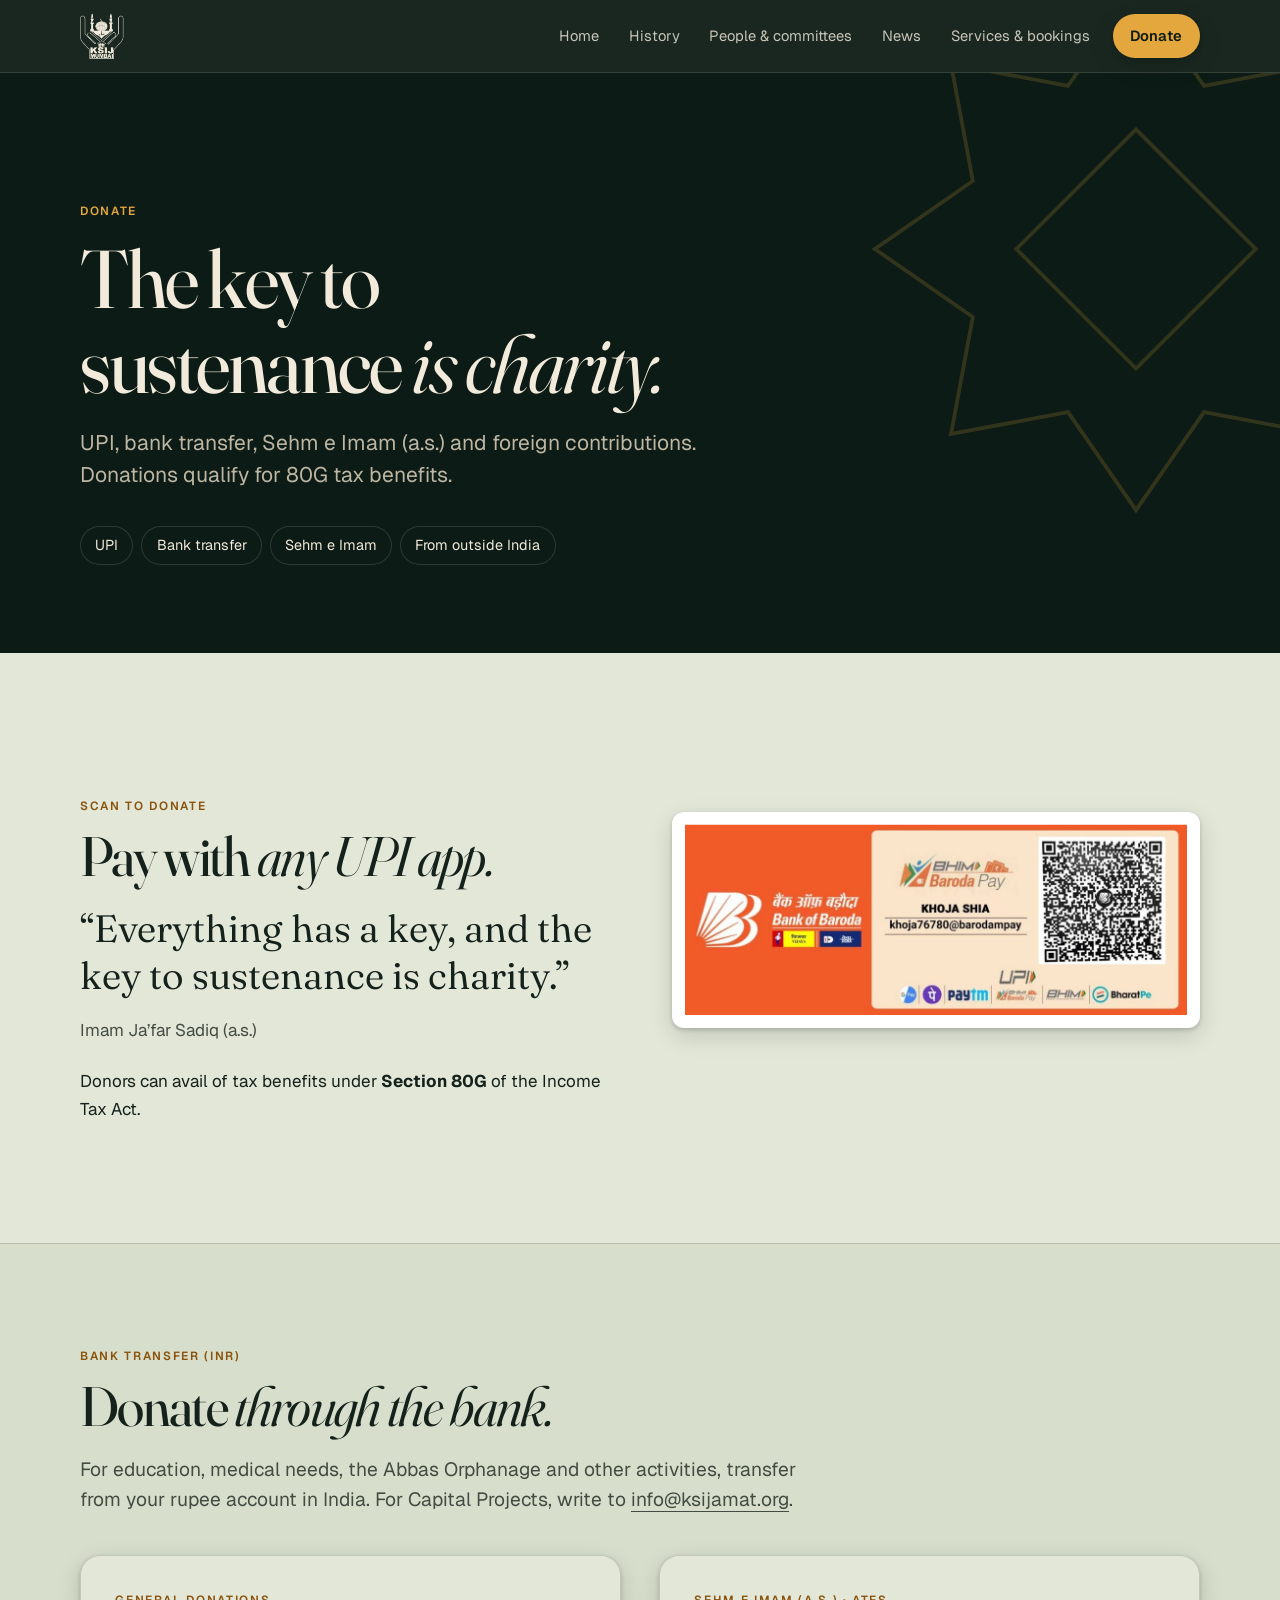
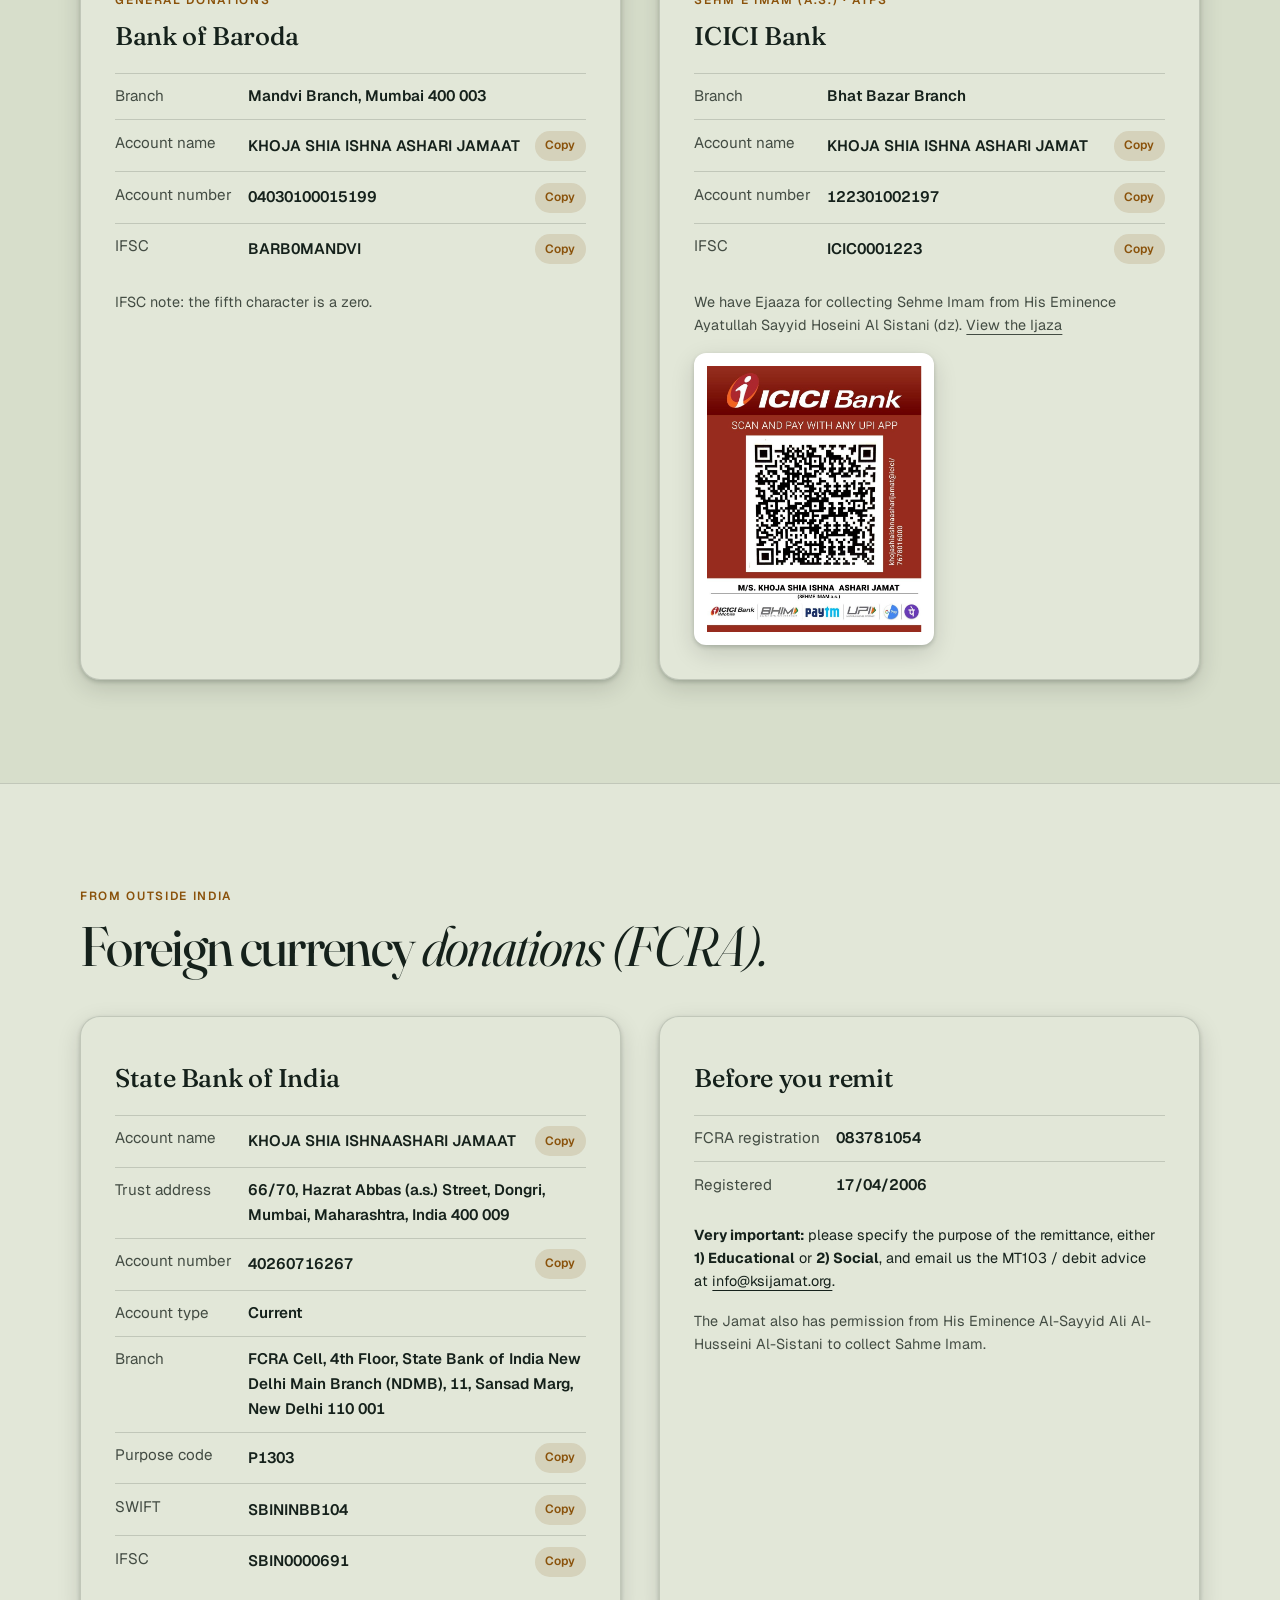
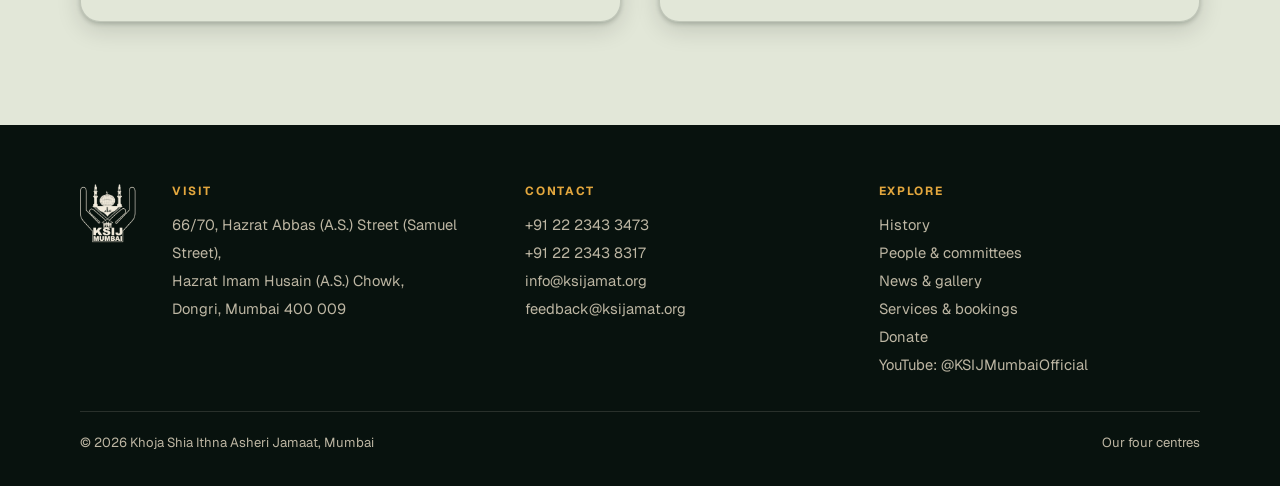
<file: donate.html>
<!doctype html>
<html lang="en">
<head>
<meta charset="utf-8">
<meta name="viewport" content="width=device-width, initial-scale=1, viewport-fit=cover">
<title>Donate · KSIJ Mumbai</title>
<meta name="description" content="Donate to KSI Jamaat Mumbai by UPI, bank transfer, Sehm e Imam or foreign contribution (FCRA). 80G tax benefits available.">
<meta name="theme-color" content="#0C1B15">
<link rel="icon" type="image/png" href="assets/img/favicon.png">
<link rel="preconnect" href="https://fonts.googleapis.com">
<link rel="preconnect" href="https://fonts.gstatic.com" crossorigin>
<link href="https://fonts.googleapis.com/css2?family=Fraunces:ital,opsz,wght@0,9..144,300..700;1,9..144,300..600&family=Geist:wght@400;500;600&display=swap" rel="stylesheet">
<link rel="stylesheet" href="assets/site.css">
</head>
<body>
<header class="bar">
  <div class="wrap">
    <a class="bar__mark" href="index.html" aria-label="KSIJ Mumbai home"><img src="assets/img/ksij-logo-bone.png" alt="KSIJ Mumbai" width="682" height="729"></a>
    <nav aria-label="Main"><ul><li><a href="index.html">Home</a></li><li><a href="history.html">History</a></li><li><a href="people.html">People &amp; committees</a></li><li><a href="news.html">News</a></li><li><a href="services.html">Services &amp; bookings</a></li><li><a class="btn" href="donate.html">Donate</a></li></ul></nav>
    <button class="menu" type="button" aria-expanded="false">Menu</button>
  </div>
</header>
<main>
<section class="plate-hero"><div class="wrap"><div class="label">Donate</div><h1 class="display">The key to sustenance <em>is charity.</em></h1><p>UPI, bank transfer, Sehm e Imam (a.s.) and foreign contributions. Donations qualify for 80G tax benefits.</p><nav class="toc" aria-label="On this page"><a href="#upi">UPI</a><a href="#bank">Bank transfer</a><a href="#sehme-imam">Sehm e Imam</a><a href="#fcra">From outside India</a></nav></div></section>

<section class="sec" id="upi"><div class="wrap">
 <div class="cols">
  <div class="rv">
   <div class="label">Scan to donate</div>
   <h2 class="display">Pay with <em>any UPI app.</em></h2>
   <p class="quote">“Everything has a key, and the key to sustenance is charity.”</p>
   <p style="color:var(--paper-soft)">Imam Ja’far Sadiq (a.s.)</p>
   <p style="margin-top:1.5rem">Donors can avail of tax benefits under <b>Section 80G</b> of the Income Tax Act.</p>
  </div>
  <div class="rv"><img class="qr" src="assets/img/old/qr-baroda-upi.jpg" alt="Bank of Baroda UPI QR code for Khoja Shia, khoja76780@barodampay" data-zoom data-caption="Scan to pay with any UPI app: khoja76780@barodampay"></div>
 </div>
</div></section>
<section class="sec sec--alt" id="bank"><div class="wrap">
 <div class="label">Bank transfer (INR)</div>
 <h2 class="display">Donate <em>through the bank.</em></h2>
 <p class="lede">For education, medical needs, the Abbas Orphanage and other activities, transfer from your rupee account in India. For Capital Projects, write to <a href="mailto:info@ksijamat.org">info@ksijamat.org</a>.</p>
 <div class="pay">
  <div class="acct rv"><div class="label">General donations</div><h3>Bank of Baroda</h3><dl>
   <dt>Branch</dt><dd><span>Mandvi Branch, Mumbai 400 003</span></dd><dt>Account name</dt><dd><span>KHOJA SHIA ISHNA ASHARI JAMAAT</span><button class="copy" type="button" data-copy="KHOJA SHIA ISHNA ASHARI JAMAAT">Copy</button></dd><dt>Account number</dt><dd><span>04030100015199</span><button class="copy" type="button" data-copy="04030100015199">Copy</button></dd><dt>IFSC</dt><dd><span>BARB0MANDVI</span><button class="copy" type="button" data-copy="BARB0MANDVI">Copy</button></dd></dl>
   <p class="note">IFSC note: the fifth character is a zero.</p></div>
  <div class="acct rv" id="sehme-imam"><div class="label">Sehm e Imam (a.s.) · ATFS</div><h3>ICICI Bank</h3><dl>
   <dt>Branch</dt><dd><span>Bhat Bazar Branch</span></dd><dt>Account name</dt><dd><span>KHOJA SHIA ISHNA ASHARI JAMAT</span><button class="copy" type="button" data-copy="KHOJA SHIA ISHNA ASHARI JAMAT">Copy</button></dd><dt>Account number</dt><dd><span>122301002197</span><button class="copy" type="button" data-copy="122301002197">Copy</button></dd><dt>IFSC</dt><dd><span>ICIC0001223</span><button class="copy" type="button" data-copy="ICIC0001223">Copy</button></dd></dl>
   <p class="note">We have Ejaaza for collecting Sehme Imam from His Eminence Ayatullah Sayyid Hoseini Al Sistani (dz). <a href="https://ksijamat.org/wp-content/uploads/2026/09/WhatsApp-Image-2026-09-15-at-8.09.42-AM.jpeg">View the Ijaza</a></p>
   <img class="qr" src="assets/img/old/qr-icici-sehme-imam.jpg" alt="ICICI Bank UPI QR code for Sehme Imam (a.s.), M/S Khoja Shia Ishna Ashari Jamat" style="max-width:15rem" data-zoom data-caption="Sehme Imam (a.s.): scan and pay with any UPI app"></div>
 </div>
</div></section>
<section class="sec" id="fcra"><div class="wrap">
 <div class="label">From outside India</div>
 <h2 class="display">Foreign currency <em>donations (FCRA).</em></h2>
 <div class="pay">
  <div class="acct rv"><h3>State Bank of India</h3><dl>
   <dt>Account name</dt><dd><span>KHOJA SHIA ISHNAASHARI JAMAAT</span><button class="copy" type="button" data-copy="KHOJA SHIA ISHNAASHARI JAMAAT">Copy</button></dd><dt>Trust address</dt><dd><span>66/70, Hazrat Abbas (a.s.) Street, Dongri, Mumbai, Maharashtra, India 400 009</span></dd><dt>Account number</dt><dd><span>40260716267</span><button class="copy" type="button" data-copy="40260716267">Copy</button></dd><dt>Account type</dt><dd><span>Current</span></dd><dt>Branch</dt><dd><span>FCRA Cell, 4th Floor, State Bank of India New Delhi Main Branch (NDMB), 11, Sansad Marg, New Delhi 110 001</span></dd><dt>Purpose code</dt><dd><span>P1303</span><button class="copy" type="button" data-copy="P1303">Copy</button></dd><dt>SWIFT</dt><dd><span>SBININBB104</span><button class="copy" type="button" data-copy="SBININBB104">Copy</button></dd><dt>IFSC</dt><dd><span>SBIN0000691</span><button class="copy" type="button" data-copy="SBIN0000691">Copy</button></dd></dl></div>
  <div class="acct rv"><h3>Before you remit</h3><dl><dt>FCRA registration</dt><dd><span>083781054</span></dd><dt>Registered</dt><dd><span>17/04/2006</span></dd></dl>
   <p class="note" style="color:var(--paper-ink)"><b>Very important:</b> please specify the purpose of the remittance, either <b>1) Educational</b> or <b>2) Social</b>, and email us the MT103 / debit advice at <a href="mailto:info@ksijamat.org">info@ksijamat.org</a>.</p>
   <p class="note">The Jamat also has permission from His Eminence Al-Sayyid Ali Al-Husseini Al-Sistani to collect Sahme Imam.</p></div>
 </div>
</div></section>

</main>
<footer class="foot">
  <div class="wrap">
    <img src="assets/img/ksij-logo-bone.png" alt="KSIJ Mumbai" width="682" height="729">
    <div><h4>Visit</h4><ul><li>66/70, Hazrat Abbas (A.S.) Street (Samuel Street),</li><li>Hazrat Imam Husain (A.S.) Chowk,</li><li>Dongri, Mumbai 400 009</li></ul></div>
    <div><h4>Contact</h4><ul><li><a href="tel:+912223433473">+91 22 2343 3473</a></li><li><a href="tel:+912223438317">+91 22 2343 8317</a></li><li><a href="mailto:info@ksijamat.org">info@ksijamat.org</a></li><li><a href="mailto:feedback@ksijamat.org">feedback@ksijamat.org</a></li></ul></div>
    <div><h4>Explore</h4><ul><li><a href="history.html">History</a></li><li><a href="people.html">People &amp; committees</a></li><li><a href="news.html">News &amp; gallery</a></li><li><a href="services.html">Services &amp; bookings</a></li><li><a href="donate.html">Donate</a></li><li><a href="https://www.youtube.com/@KSIJMumbaiOfficial">YouTube: @KSIJMumbaiOfficial</a></li></ul></div>
    <div class="fine"><span>© 2026 Khoja Shia Ithna Asheri Jamaat, Mumbai</span><span><a href="index.html#visit">Our four centres</a></span></div>
  </div>
</footer>
<script src="assets/vendor/motion.js"></script>
<script src="assets/site.js"></script>
</body>
</html>
</file>
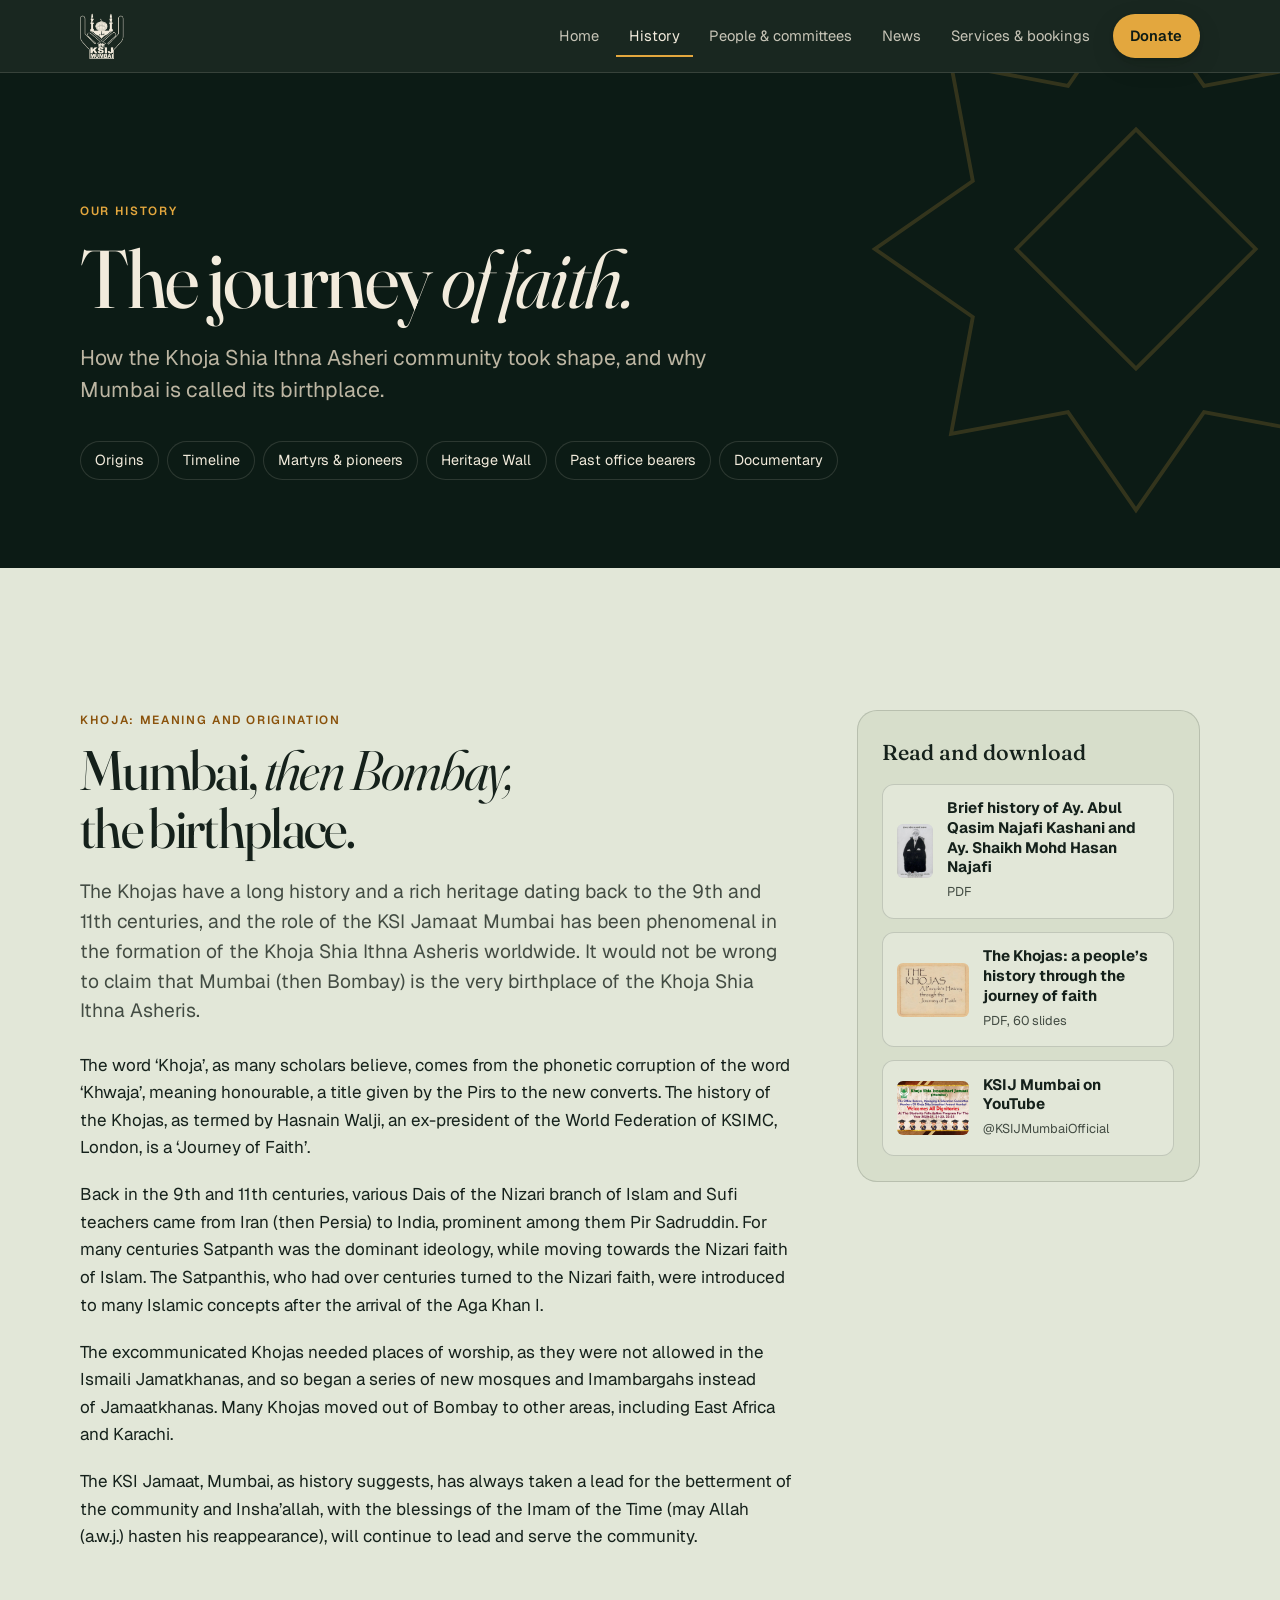
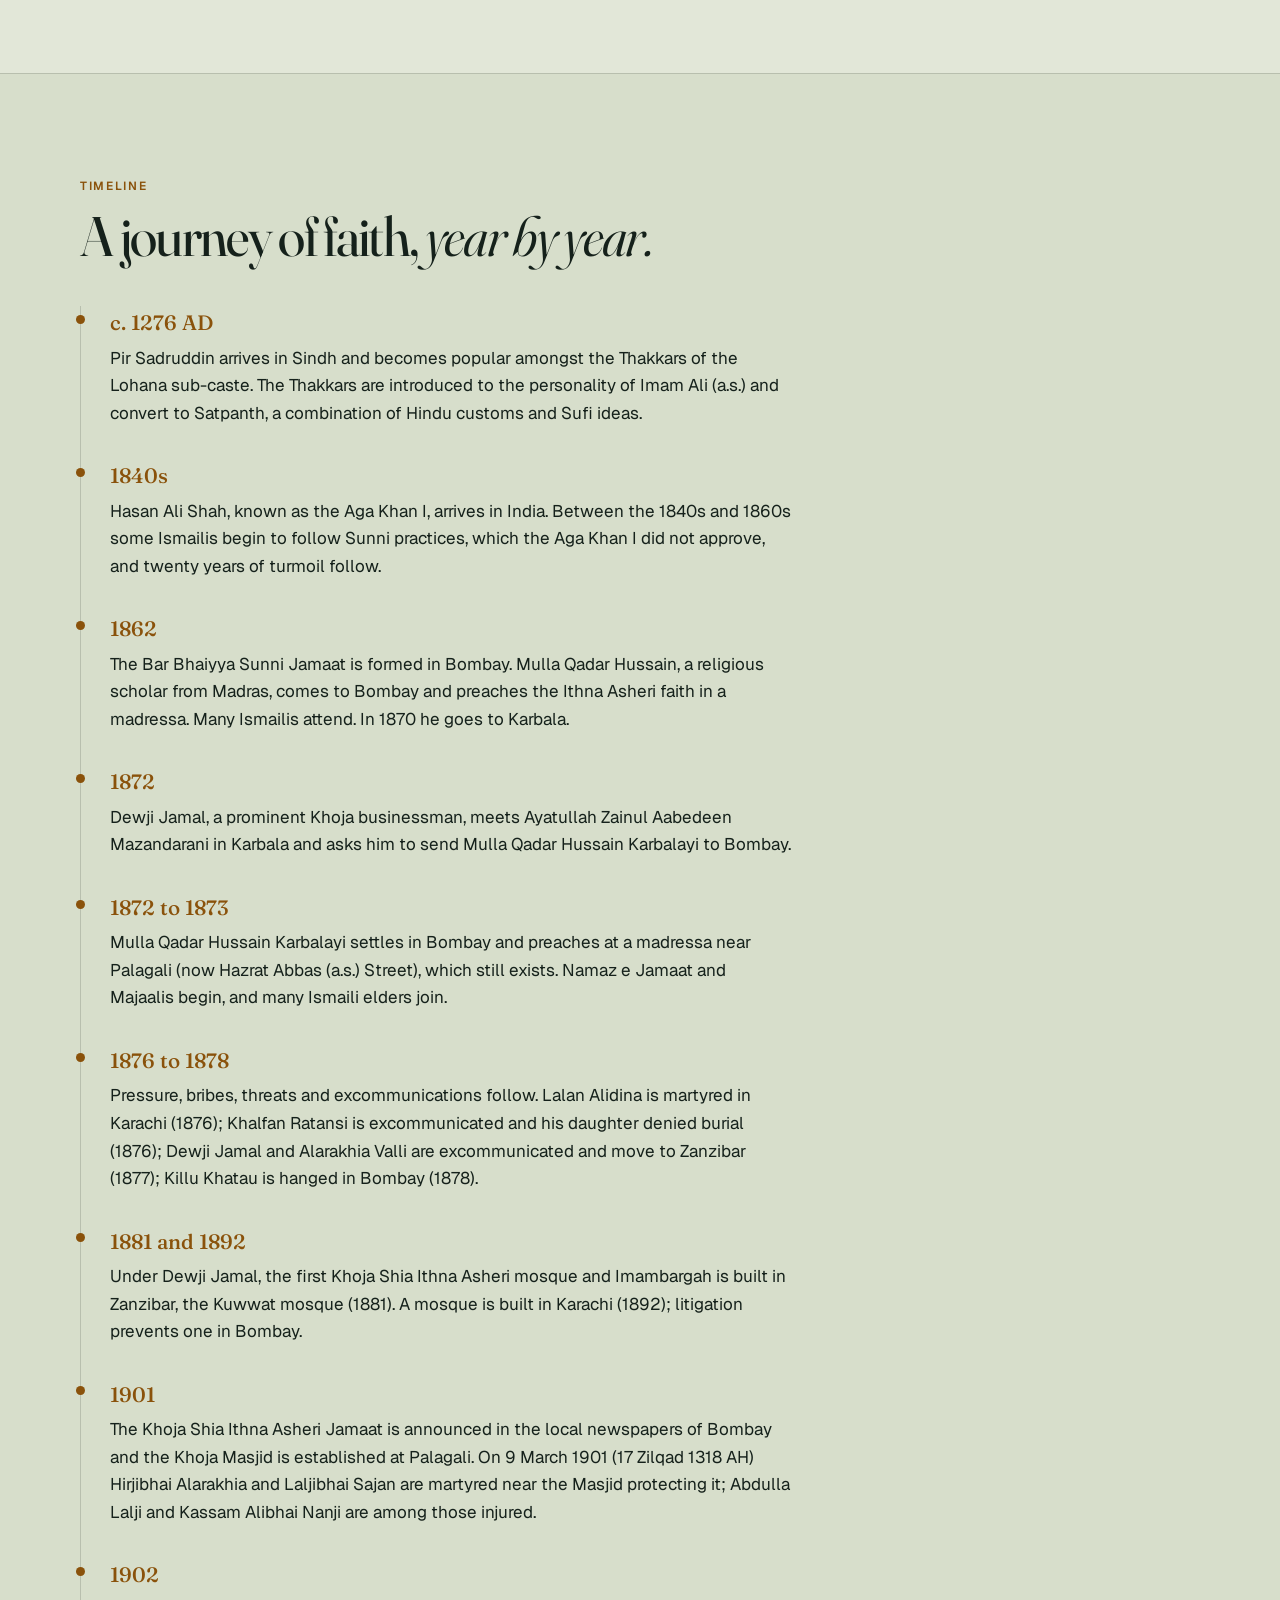
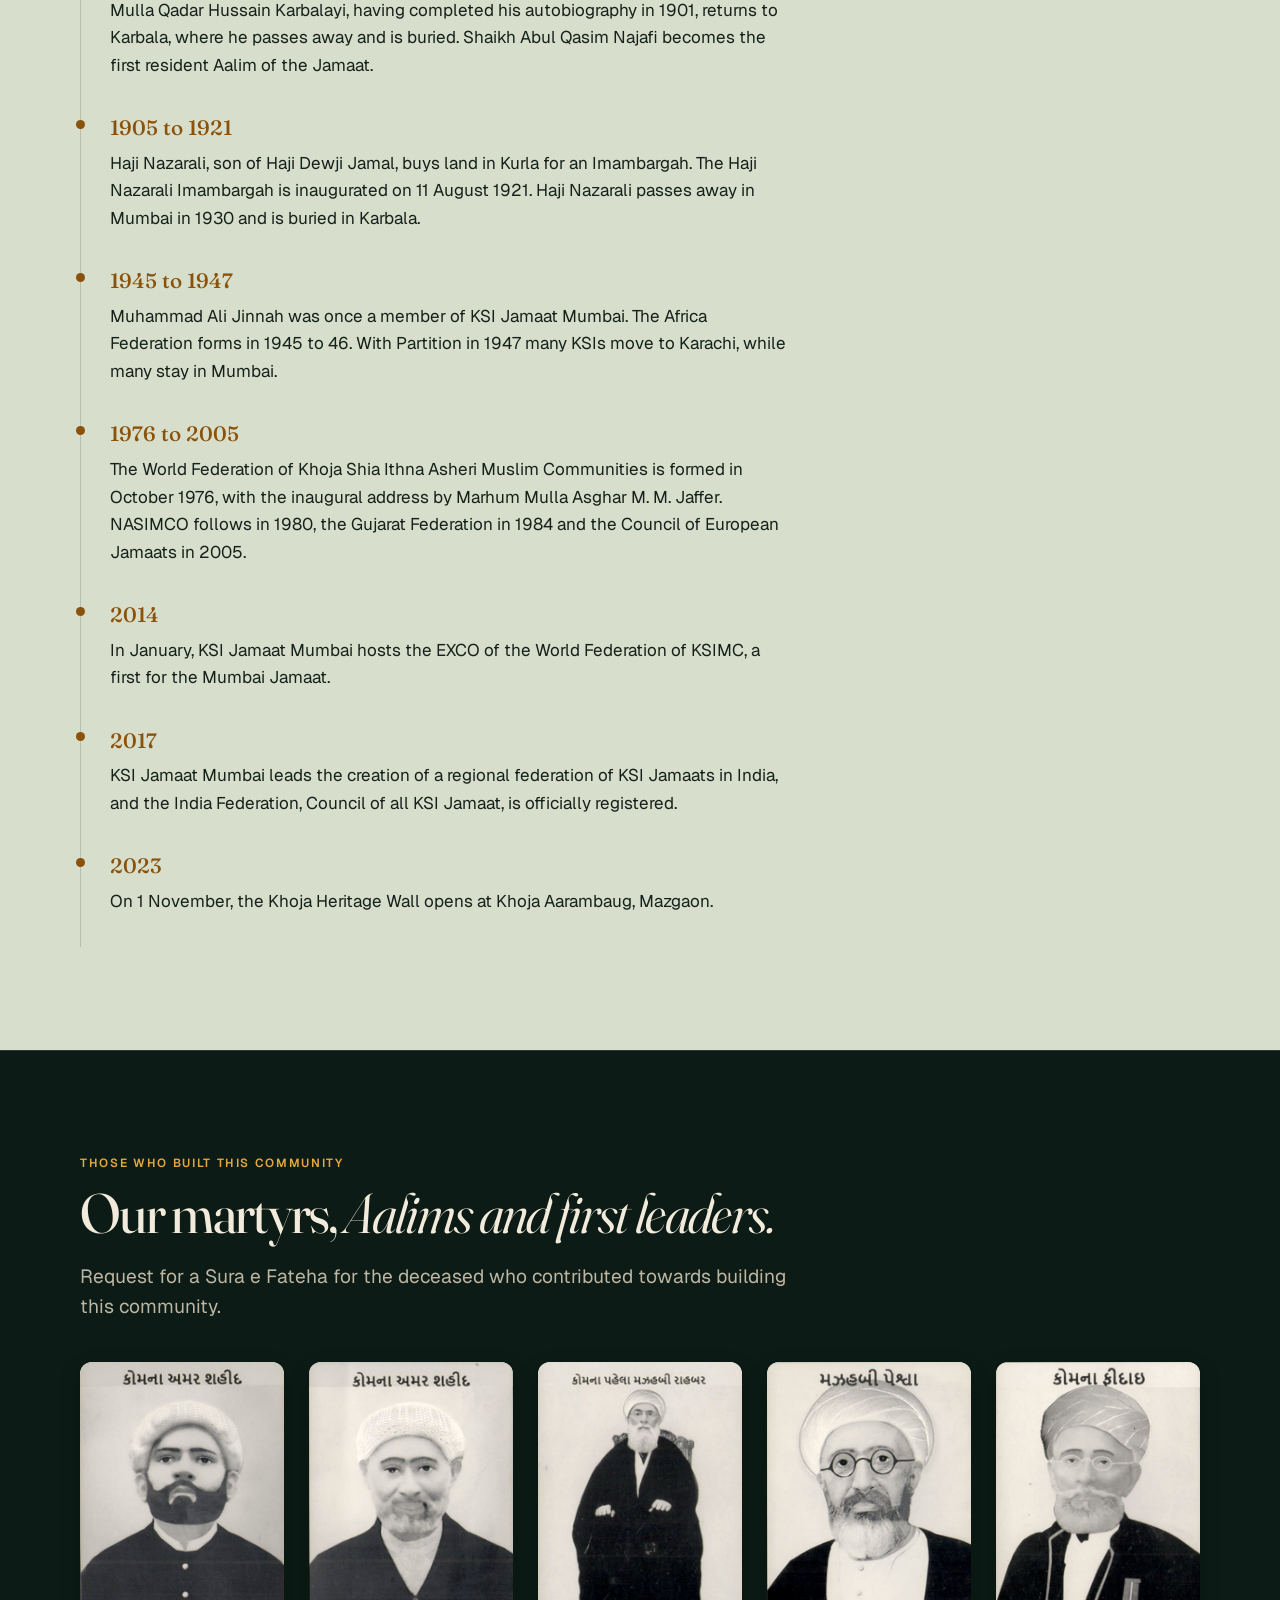
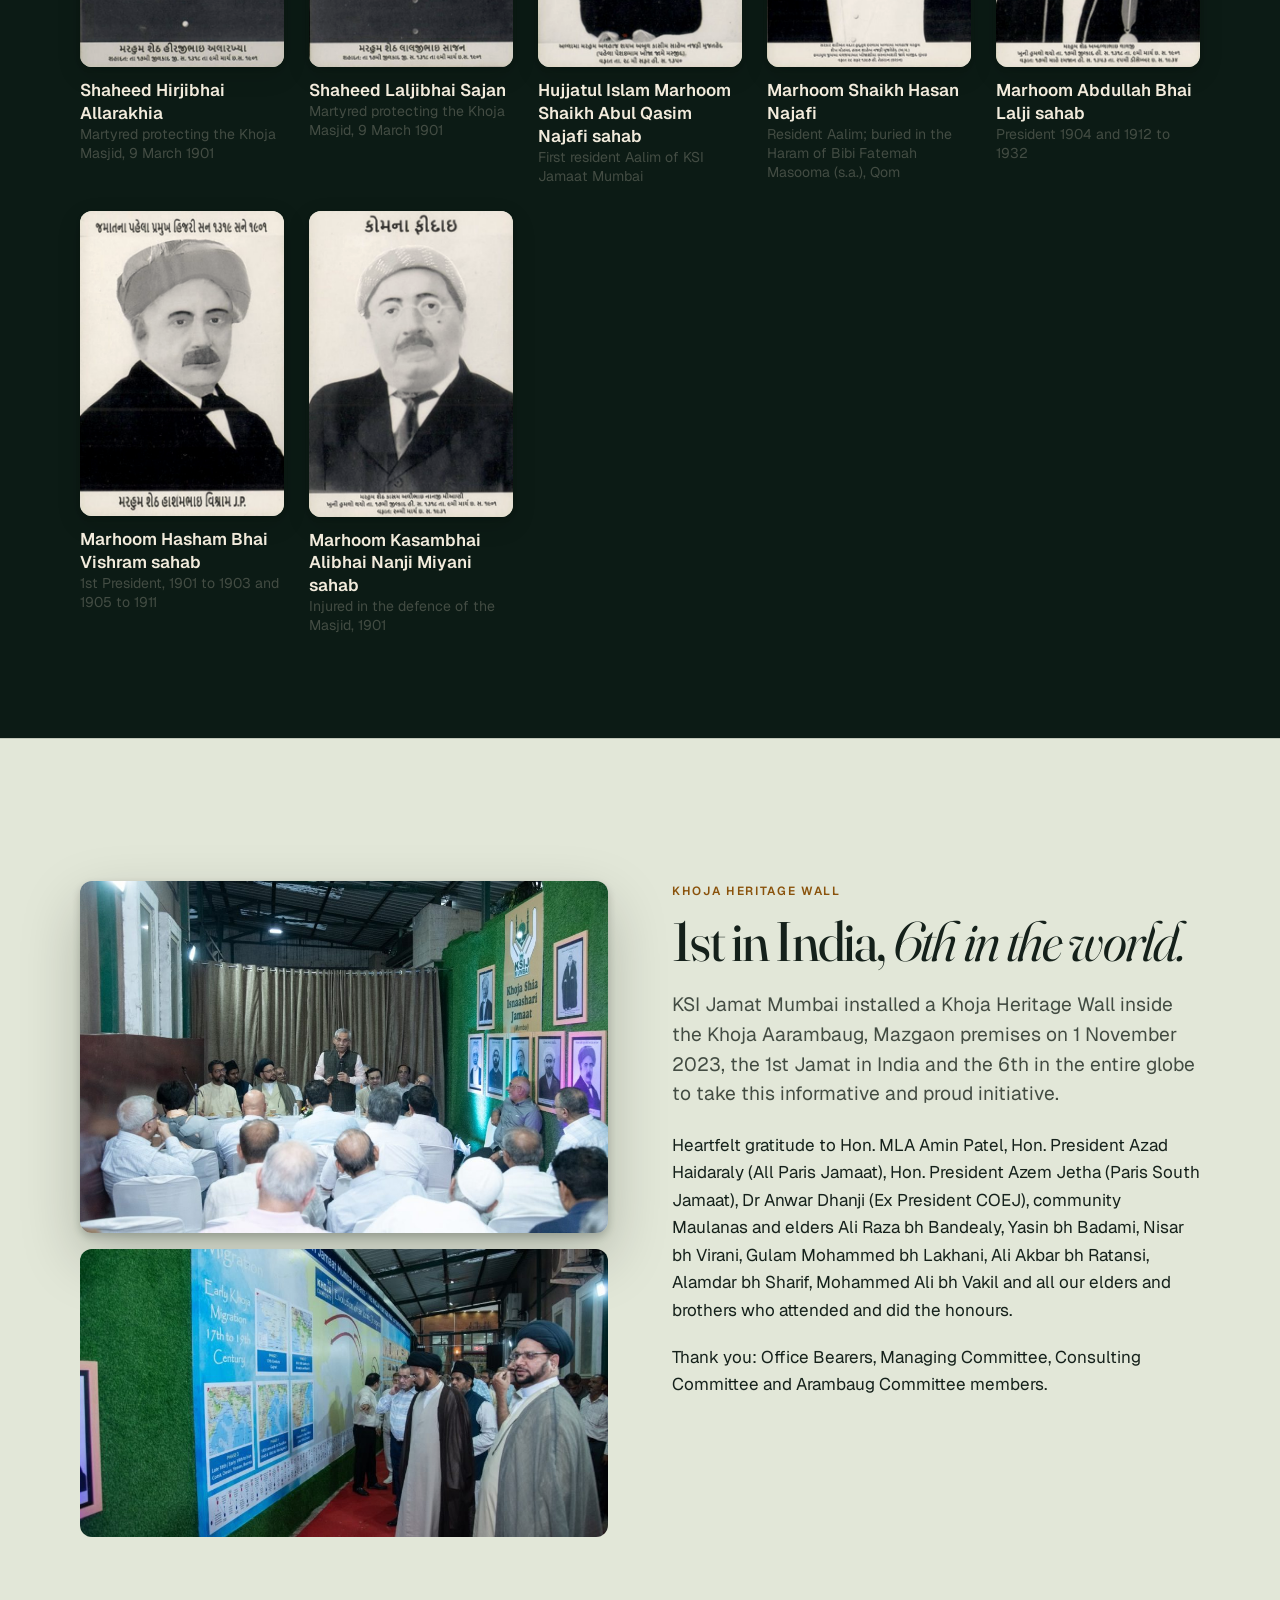
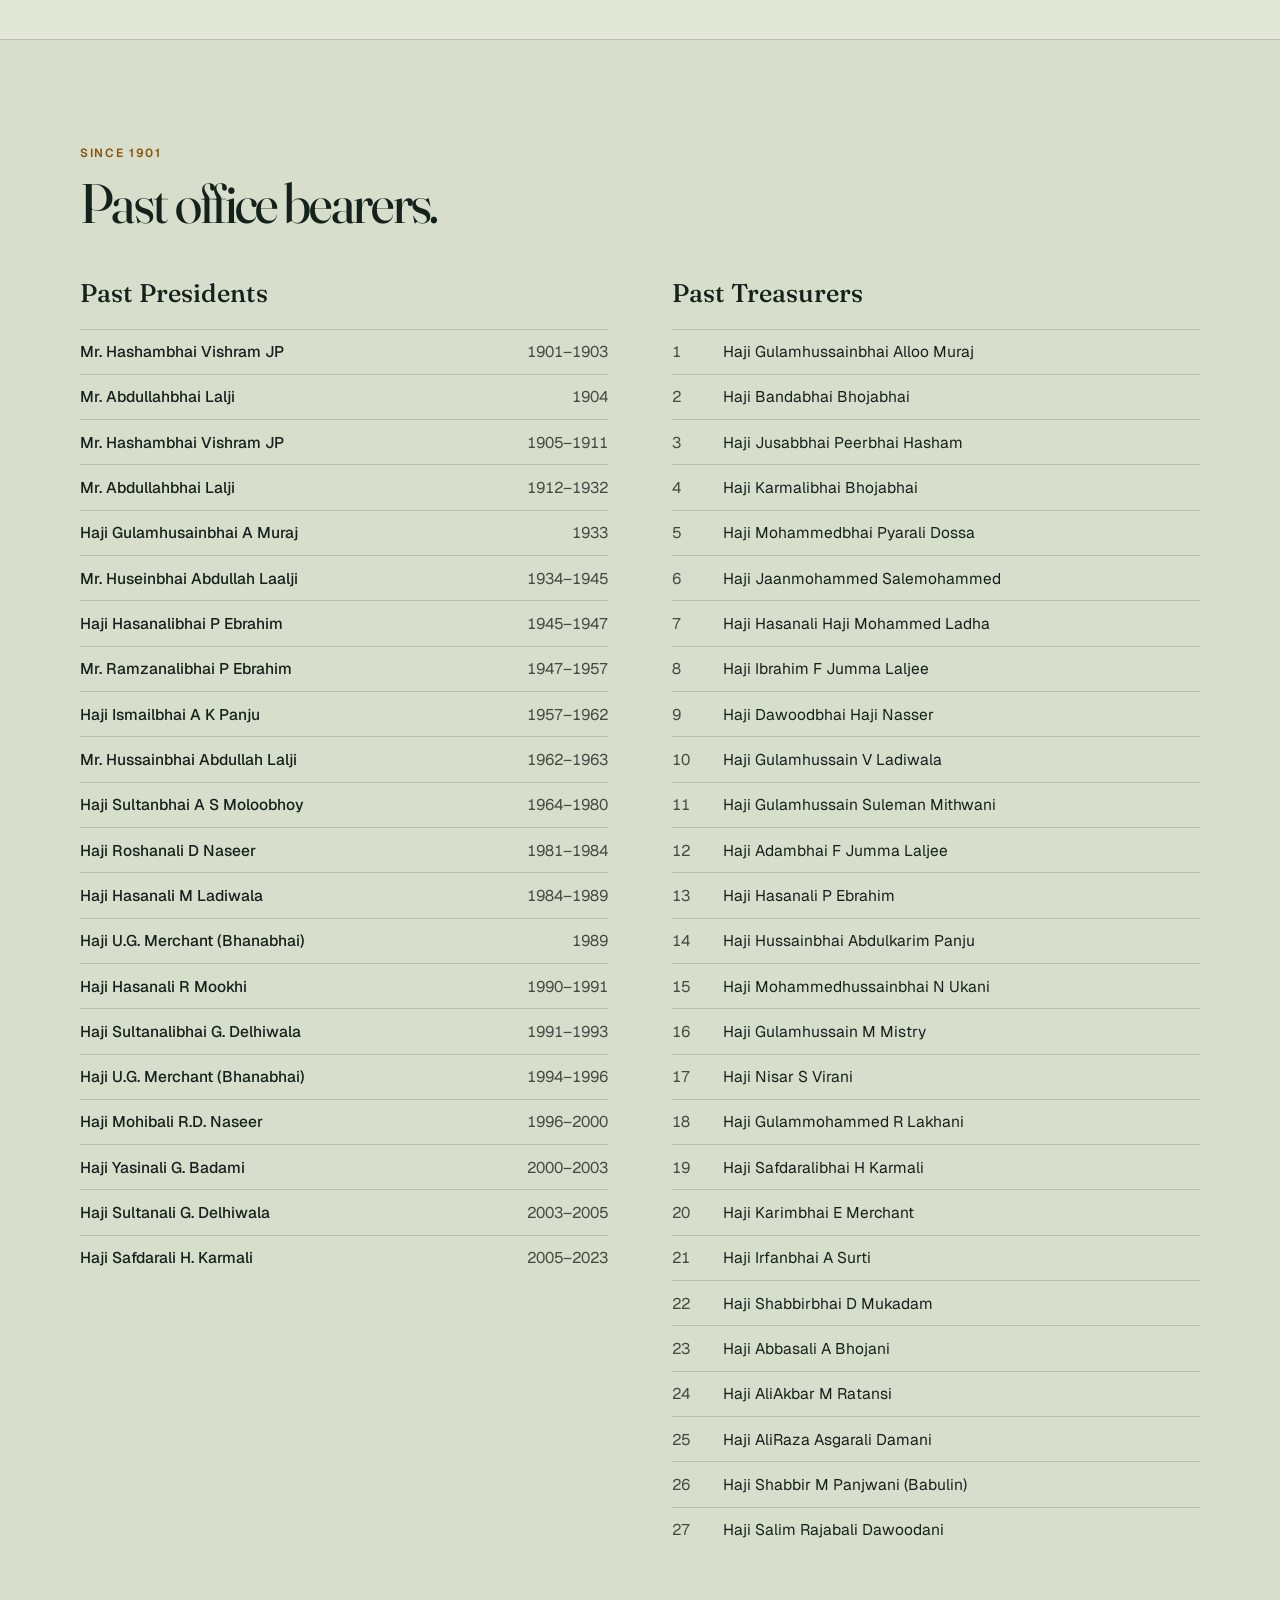
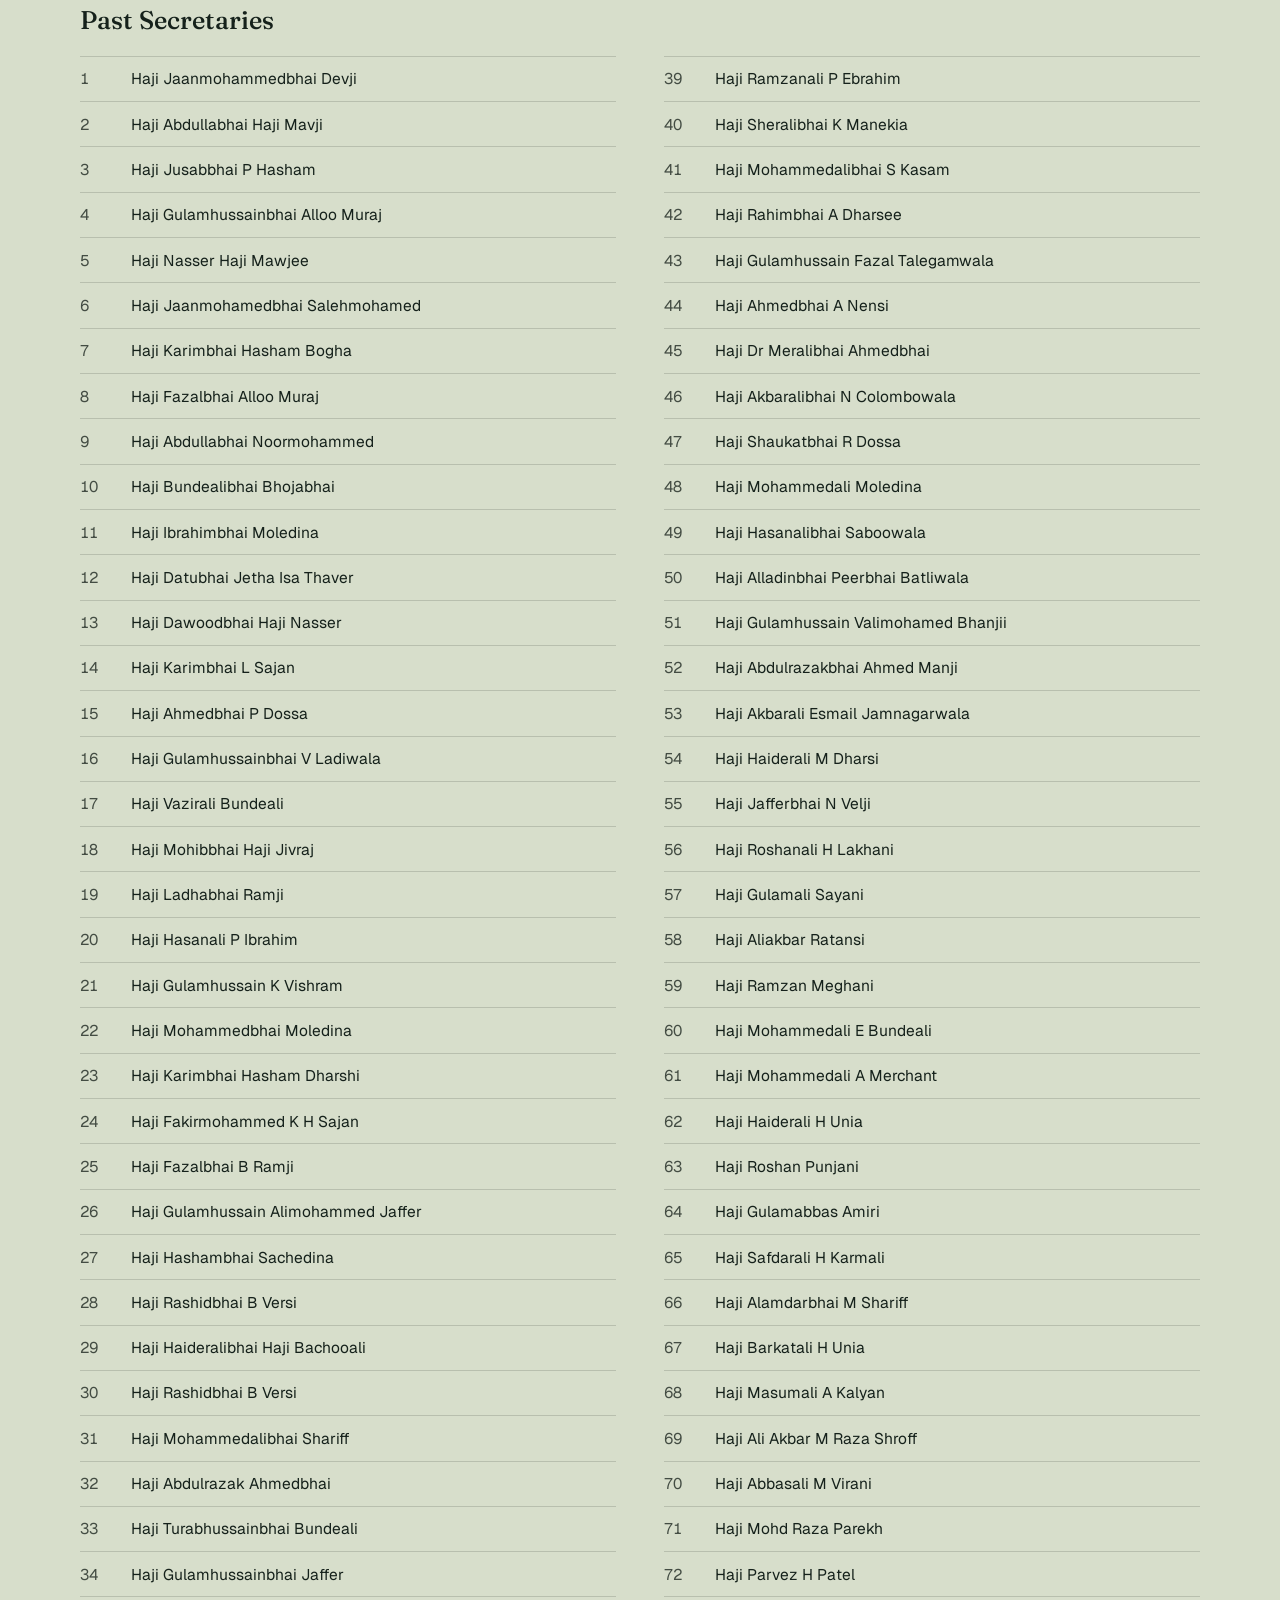
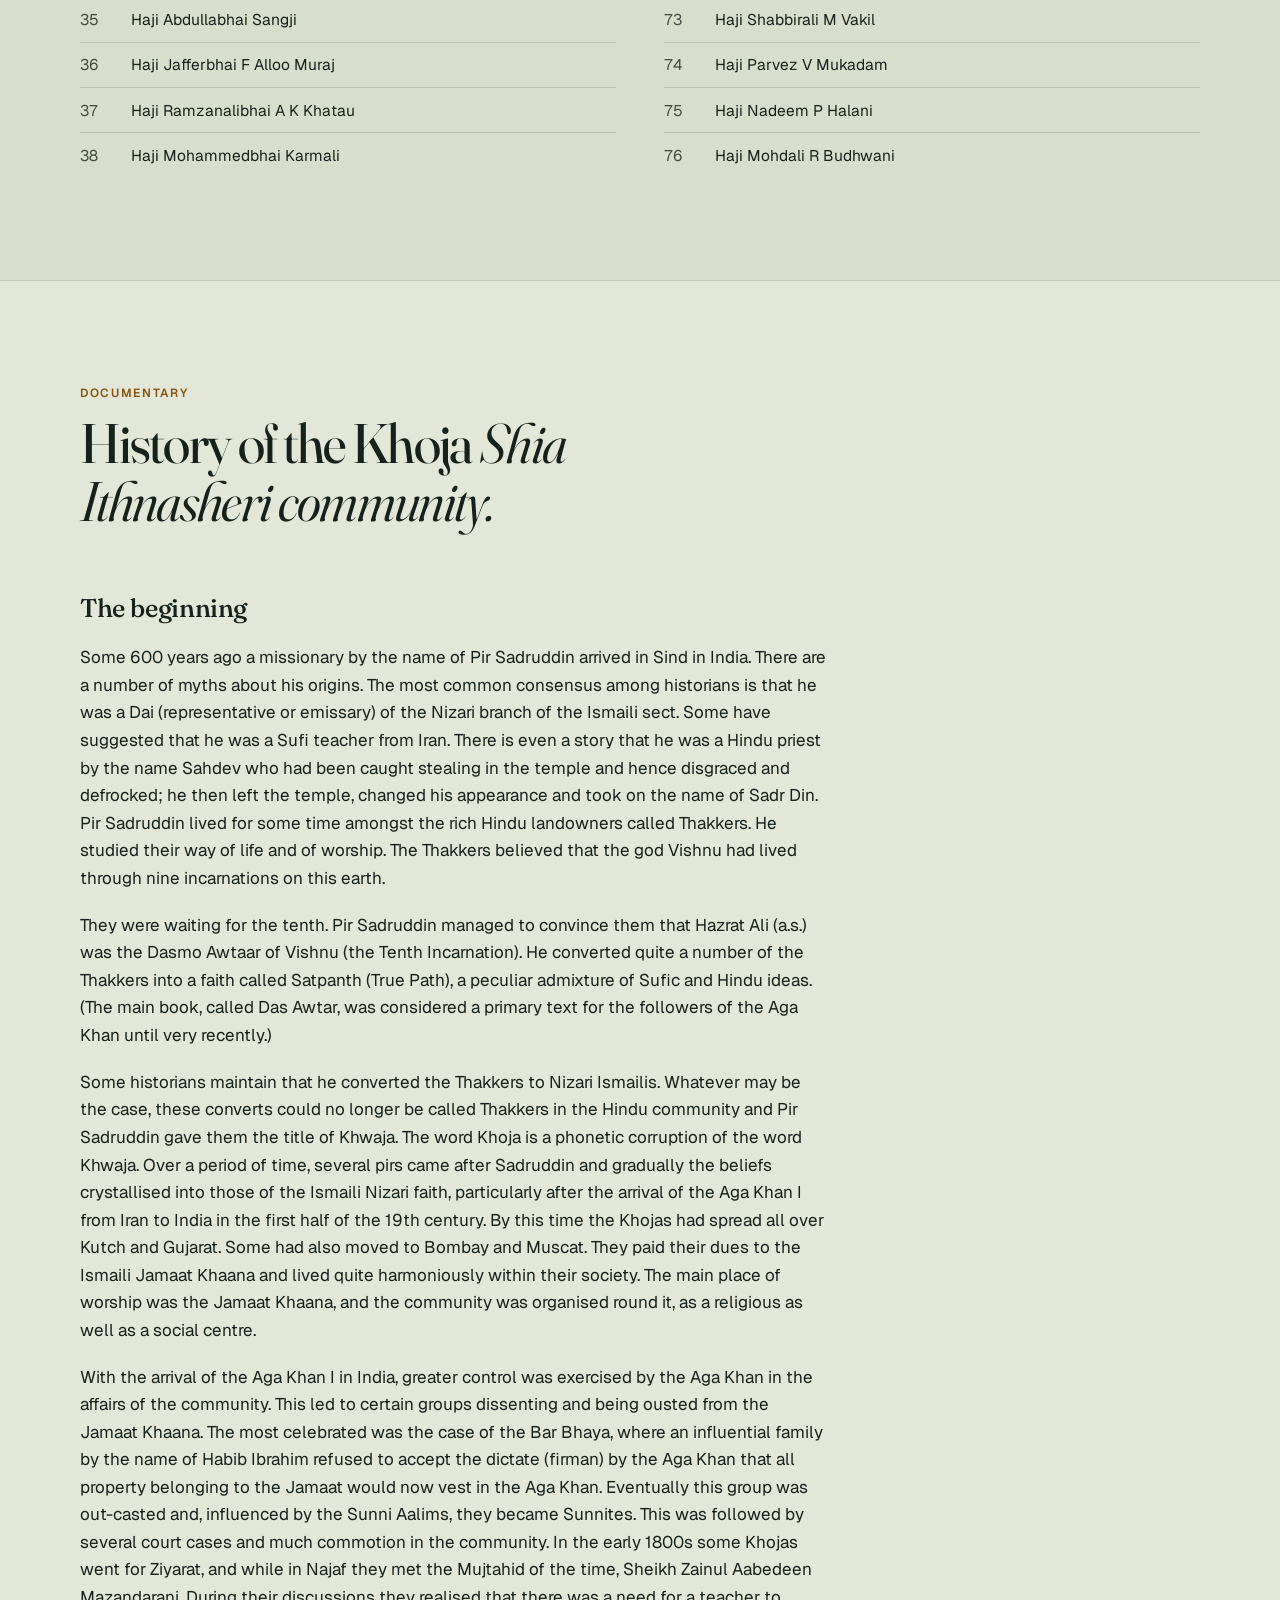
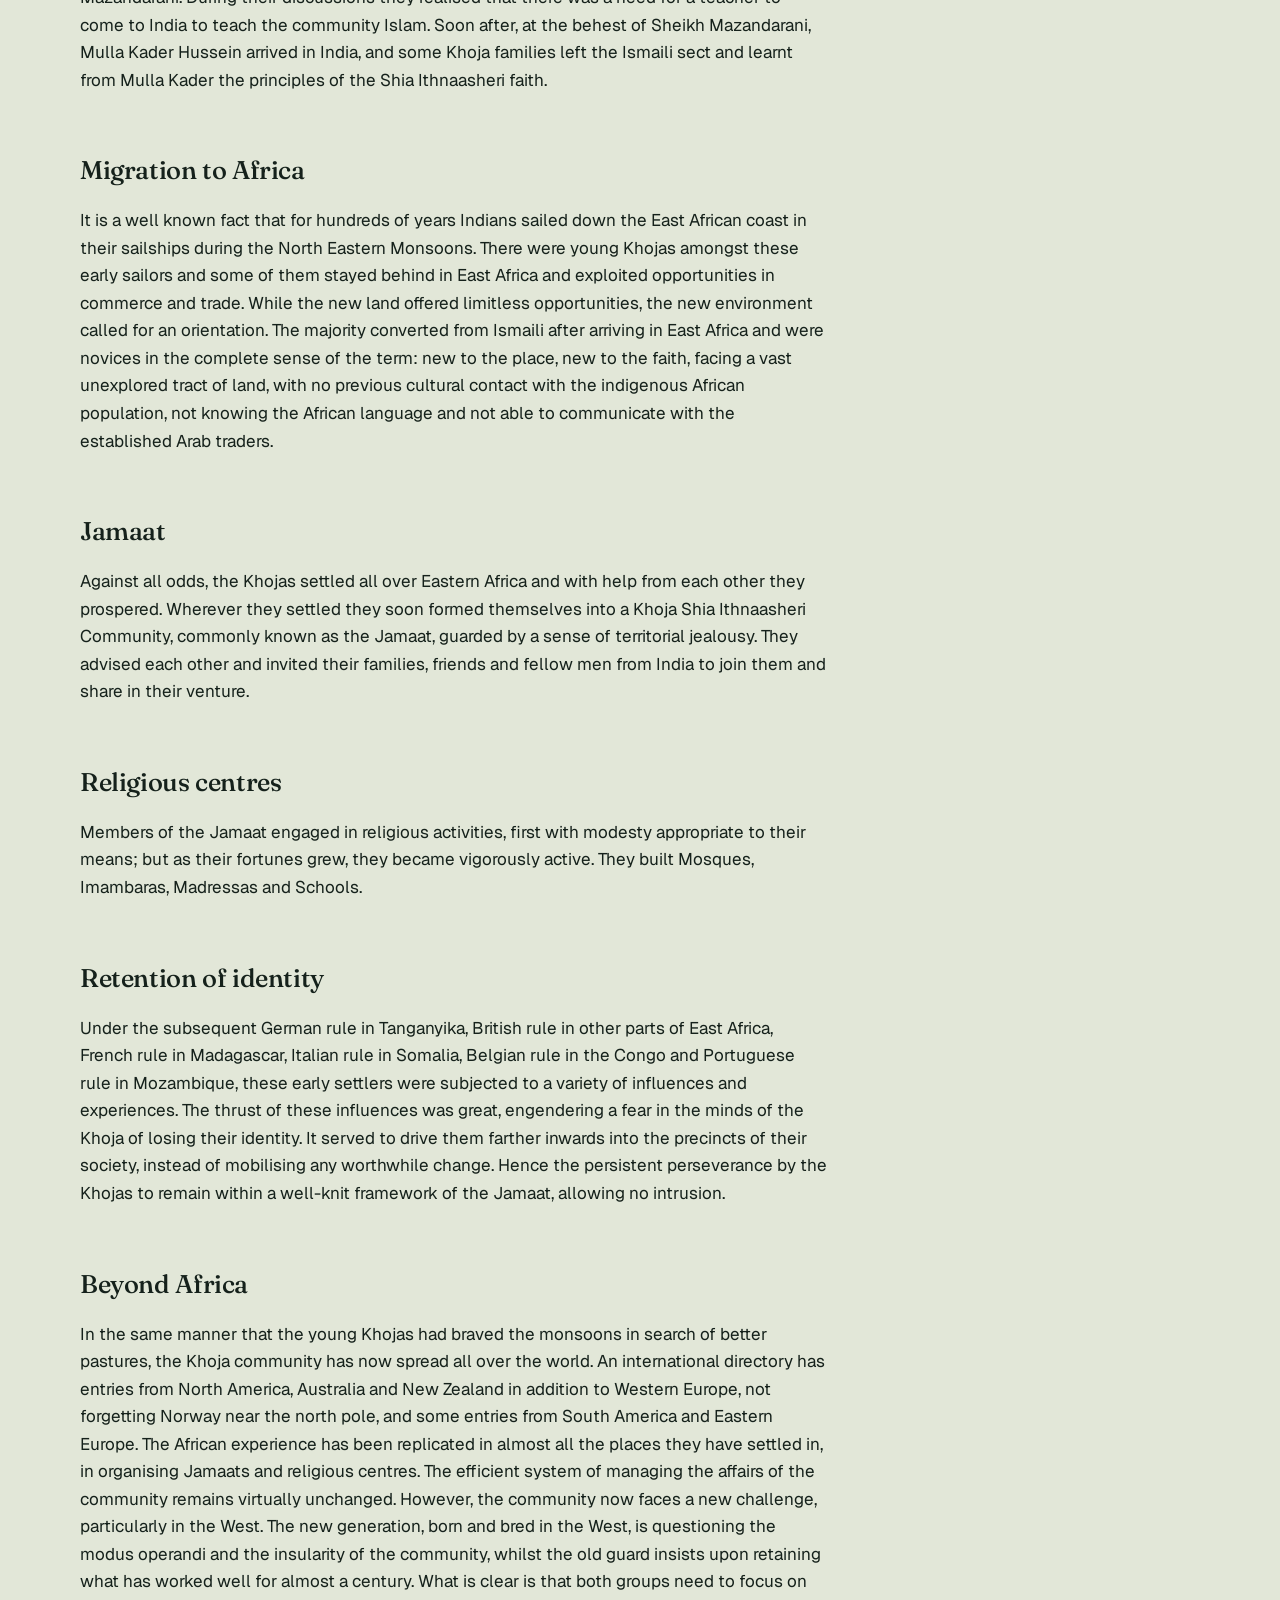
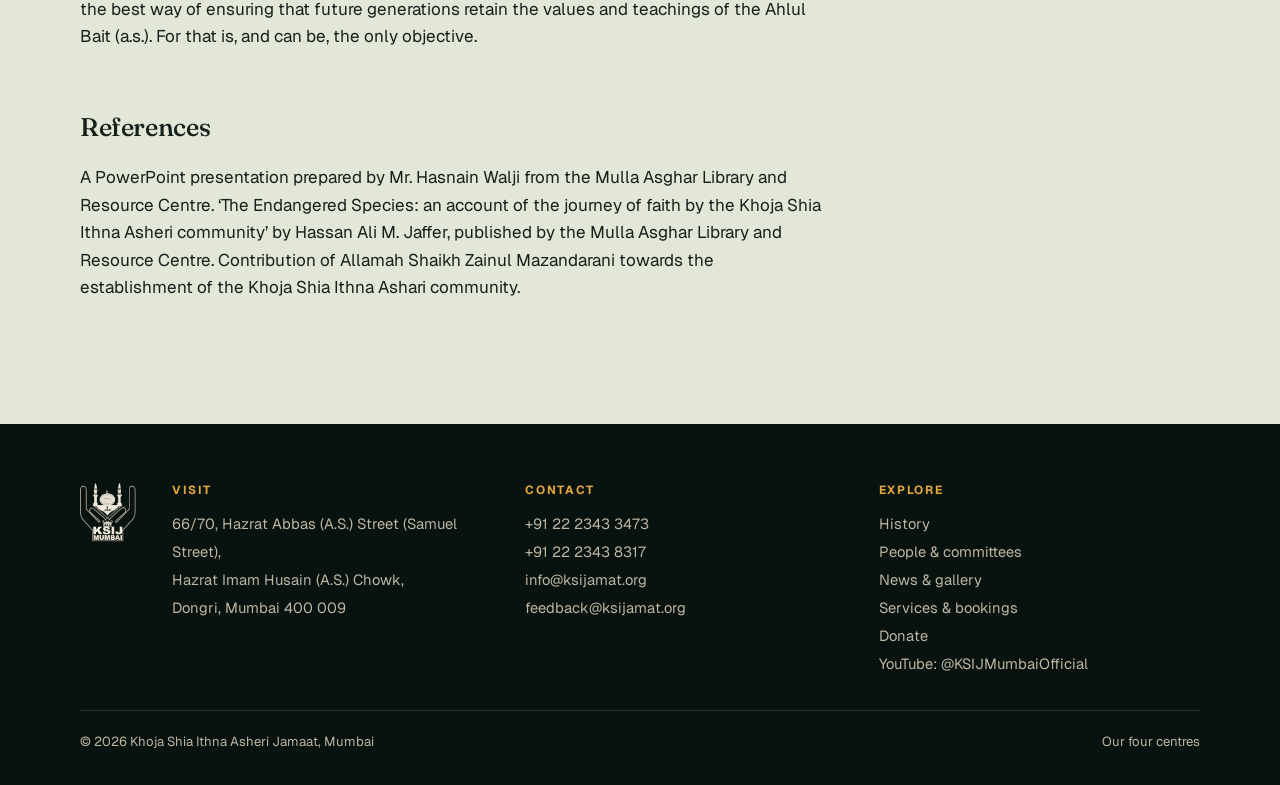
<file: history.html>
<!doctype html>
<html lang="en">
<head>
<meta charset="utf-8">
<meta name="viewport" content="width=device-width, initial-scale=1, viewport-fit=cover">
<title>History · KSIJ Mumbai</title>
<meta name="description" content="The history of the Khoja Shia Ithna Asheris and KSI Jamaat Mumbai, from Pir Sadruddin to the Khoja Heritage Wall.">
<meta name="theme-color" content="#0C1B15">
<link rel="icon" type="image/png" href="assets/img/favicon.png">
<link rel="preconnect" href="https://fonts.googleapis.com">
<link rel="preconnect" href="https://fonts.gstatic.com" crossorigin>
<link href="https://fonts.googleapis.com/css2?family=Fraunces:ital,opsz,wght@0,9..144,300..700;1,9..144,300..600&family=Geist:wght@400;500;600&display=swap" rel="stylesheet">
<link rel="stylesheet" href="assets/site.css">
</head>
<body>
<header class="bar">
  <div class="wrap">
    <a class="bar__mark" href="index.html" aria-label="KSIJ Mumbai home"><img src="assets/img/ksij-logo-bone.png" alt="KSIJ Mumbai" width="682" height="729"></a>
    <nav aria-label="Main"><ul><li><a href="index.html">Home</a></li><li><a href="history.html" aria-current="page">History</a></li><li><a href="people.html">People &amp; committees</a></li><li><a href="news.html">News</a></li><li><a href="services.html">Services &amp; bookings</a></li><li><a class="btn" href="donate.html">Donate</a></li></ul></nav>
    <button class="menu" type="button" aria-expanded="false">Menu</button>
  </div>
</header>
<main>
<section class="plate-hero"><div class="wrap"><div class="label">Our history</div><h1 class="display">The journey <em>of faith.</em></h1><p>How the Khoja Shia Ithna Asheri community took shape, and why Mumbai is called its birthplace.</p><nav class="toc" aria-label="On this page"><a href="#origins">Origins</a><a href="#timeline">Timeline</a><a href="#pioneers">Martyrs &amp; pioneers</a><a href="#heritage-wall">Heritage Wall</a><a href="#past">Past office bearers</a><a href="#journey">Documentary</a></nav></div></section>

<section class="sec" id="origins"><div class="wrap">
 <div class="cols cols--wide">
  <div class="prose rv">
   <div class="label">Khoja: meaning and origination</div>
   <h2 class="display">Mumbai, <em>then Bombay,</em> the birthplace.</h2>
   <p class="lede">The Khojas have a long history and a rich heritage dating back to the 9th and 11th centuries, and the role of the KSI Jamaat Mumbai has been phenomenal in the formation of the Khoja Shia Ithna Asheris worldwide. It would not be wrong to claim that Mumbai (then Bombay) is the very birthplace of the Khoja Shia Ithna Asheris.</p>
   <p style="margin-top:1.6rem">The word ‘Khoja’, as many scholars believe, comes from the phonetic corruption of the word ‘Khwaja’, meaning honourable, a title given by the Pirs to the new converts. The history of the Khojas, as termed by Hasnain Walji, an ex-president of the World Federation of KSIMC, London, is a ‘Journey of Faith’.</p>
   <p>Back in the 9th and 11th centuries, various Dais of the Nizari branch of Islam and Sufi teachers came from Iran (then Persia) to India, prominent among them Pir Sadruddin. For many centuries Satpanth was the dominant ideology, while moving towards the Nizari faith of Islam. The Satpanthis, who had over centuries turned to the Nizari faith, were introduced to many Islamic concepts after the arrival of the Aga Khan I.</p>
   <p>The excommunicated Khojas needed places of worship, as they were not allowed in the Ismaili Jamatkhanas, and so began a series of new mosques and Imambargahs instead of Jamaatkhanas. Many Khojas moved out of Bombay to other areas, including East Africa and Karachi.</p>
   <p>The KSI Jamaat, Mumbai, as history suggests, has always taken a lead for the betterment of the community and Insha’allah, with the blessings of the Imam of the Time (may Allah (a.w.j.) hasten his reappearance), will continue to lead and serve the community.</p>
  </div>
  <aside class="aside-card rv">
   <h3>Read and download</h3>
   <a class="dl" href="https://ksijamat.org/pdf/brief-history-of-ay_abul-qasim-najafi-kashani-and-ay_shaikh-mohd-hasan-najafi.pdf"><img src="assets/img/old/p-abul-qasim-najafi.jpg" alt=""><div><b>Brief history of Ay. Abul Qasim Najafi Kashani and Ay. Shaikh Mohd Hasan Najafi</b><span>PDF</span></div></a>
   <a class="dl" href="https://ksijamat.org/wp-content/uploads/2023/12/khoja-peoples-history-final-60-slides-parchment-min.pdf"><img src="assets/img/old/khojas-peoples-history.jpg" alt=""><div><b>The Khojas: a people’s history through the journey of faith</b><span>PDF, 60 slides</span></div></a>
   <a class="dl" href="https://www.youtube.com/@KSIJMumbaiOfficial"><img src="assets/img/old/students-felicitation-thumb.jpg" alt=""><div><b>KSIJ Mumbai on YouTube</b><span>@KSIJMumbaiOfficial</span></div></a>
  </aside>
 </div>
</div></section>

<section class="sec sec--alt" id="timeline"><div class="wrap">
 <div class="label">Timeline</div>
 <h2 class="display">A journey of faith, <em>year by year.</em></h2>
 <ol class="tl"><li class="rv"><span class="when">c. 1276 AD</span><p>Pir Sadruddin arrives in Sindh and becomes popular amongst the Thakkars of the Lohana sub-caste. The Thakkars are introduced to the personality of Imam Ali (a.s.) and convert to Satpanth, a combination of Hindu customs and Sufi ideas.</p></li><li class="rv"><span class="when">1840s</span><p>Hasan Ali Shah, known as the Aga Khan I, arrives in India. Between the 1840s and 1860s some Ismailis begin to follow Sunni practices, which the Aga Khan I did not approve, and twenty years of turmoil follow.</p></li><li class="rv"><span class="when">1862</span><p>The Bar Bhaiyya Sunni Jamaat is formed in Bombay. Mulla Qadar Hussain, a religious scholar from Madras, comes to Bombay and preaches the Ithna Asheri faith in a madressa. Many Ismailis attend. In 1870 he goes to Karbala.</p></li><li class="rv"><span class="when">1872</span><p>Dewji Jamal, a prominent Khoja businessman, meets Ayatullah Zainul Aabedeen Mazandarani in Karbala and asks him to send Mulla Qadar Hussain Karbalayi to Bombay.</p></li><li class="rv"><span class="when">1872 to 1873</span><p>Mulla Qadar Hussain Karbalayi settles in Bombay and preaches at a madressa near Palagali (now Hazrat Abbas (a.s.) Street), which still exists. Namaz e Jamaat and Majaalis begin, and many Ismaili elders join.</p></li><li class="rv"><span class="when">1876 to 1878</span><p>Pressure, bribes, threats and excommunications follow. Lalan Alidina is martyred in Karachi (1876); Khalfan Ratansi is excommunicated and his daughter denied burial (1876); Dewji Jamal and Alarakhia Valli are excommunicated and move to Zanzibar (1877); Killu Khatau is hanged in Bombay (1878).</p></li><li class="rv"><span class="when">1881 and 1892</span><p>Under Dewji Jamal, the first Khoja Shia Ithna Asheri mosque and Imambargah is built in Zanzibar, the Kuwwat mosque (1881). A mosque is built in Karachi (1892); litigation prevents one in Bombay.</p></li><li class="rv"><span class="when">1901</span><p>The Khoja Shia Ithna Asheri Jamaat is announced in the local newspapers of Bombay and the Khoja Masjid is established at Palagali. On 9 March 1901 (17 Zilqad 1318 AH) Hirjibhai Alarakhia and Laljibhai Sajan are martyred near the Masjid protecting it; Abdulla Lalji and Kassam Alibhai Nanji are among those injured.</p></li><li class="rv"><span class="when">1902</span><p>Mulla Qadar Hussain Karbalayi, having completed his autobiography in 1901, returns to Karbala, where he passes away and is buried. Shaikh Abul Qasim Najafi becomes the first resident Aalim of the Jamaat.</p></li><li class="rv"><span class="when">1905 to 1921</span><p>Haji Nazarali, son of Haji Dewji Jamal, buys land in Kurla for an Imambargah. The Haji Nazarali Imambargah is inaugurated on 11 August 1921. Haji Nazarali passes away in Mumbai in 1930 and is buried in Karbala.</p></li><li class="rv"><span class="when">1945 to 1947</span><p>Muhammad Ali Jinnah was once a member of KSI Jamaat Mumbai. The Africa Federation forms in 1945 to 46. With Partition in 1947 many KSIs move to Karachi, while many stay in Mumbai.</p></li><li class="rv"><span class="when">1976 to 2005</span><p>The World Federation of Khoja Shia Ithna Asheri Muslim Communities is formed in October 1976, with the inaugural address by Marhum Mulla Asghar M. M. Jaffer. NASIMCO follows in 1980, the Gujarat Federation in 1984 and the Council of European Jamaats in 2005.</p></li><li class="rv"><span class="when">2014</span><p>In January, KSI Jamaat Mumbai hosts the EXCO of the World Federation of KSIMC, a first for the Mumbai Jamaat.</p></li><li class="rv"><span class="when">2017</span><p>KSI Jamaat Mumbai leads the creation of a regional federation of KSI Jamaats in India, and the India Federation, Council of all KSI Jamaat, is officially registered.</p></li><li class="rv"><span class="when">2023</span><p>On 1 November, the Khoja Heritage Wall opens at Khoja Aarambaug, Mazgaon.</p></li></ol>
</div></section>

<section class="sec sec--dark" id="pioneers"><div class="wrap">
 <div class="label">Those who built this community</div>
 <h2 class="display">Our martyrs, <em>Aalims and first leaders.</em></h2>
 <p class="lede">Request for a Sura e Fateha for the deceased who contributed towards building this community.</p>
 <div class="portraits"><figure class="portrait rv"><div class="ph"><img src="assets/img/old/p-hirjibhai-allarakhia.jpg" alt="Portrait of Shaheed Hirjibhai Allarakhia" loading="lazy" data-zoom data-caption="Shaheed Hirjibhai Allarakhia. Martyred protecting the Khoja Masjid, 9 March 1901"></div><figcaption>Shaheed Hirjibhai Allarakhia<span>Martyred protecting the Khoja Masjid, 9 March 1901</span></figcaption></figure><figure class="portrait rv"><div class="ph"><img src="assets/img/old/p-laljibhai-sajan.jpg" alt="Portrait of Shaheed Laljibhai Sajan" loading="lazy" data-zoom data-caption="Shaheed Laljibhai Sajan. Martyred protecting the Khoja Masjid, 9 March 1901"></div><figcaption>Shaheed Laljibhai Sajan<span>Martyred protecting the Khoja Masjid, 9 March 1901</span></figcaption></figure><figure class="portrait rv"><div class="ph"><img src="assets/img/old/p-abul-qasim-najafi.jpg" alt="Portrait of Hujjatul Islam Marhoom Shaikh Abul Qasim Najafi sahab" loading="lazy" data-zoom data-caption="Hujjatul Islam Marhoom Shaikh Abul Qasim Najafi sahab. First resident Aalim of KSI Jamaat Mumbai"></div><figcaption>Hujjatul Islam Marhoom Shaikh Abul Qasim Najafi sahab<span>First resident Aalim of KSI Jamaat Mumbai</span></figcaption></figure><figure class="portrait rv"><div class="ph"><img src="assets/img/old/p-hasan-najafi.jpg" alt="Portrait of Marhoom Shaikh Hasan Najafi" loading="lazy" data-zoom data-caption="Marhoom Shaikh Hasan Najafi. Resident Aalim; buried in the Haram of Bibi Fatemah Masooma (s.a.), Qom"></div><figcaption>Marhoom Shaikh Hasan Najafi<span>Resident Aalim; buried in the Haram of Bibi Fatemah Masooma (s.a.), Qom</span></figcaption></figure><figure class="portrait rv"><div class="ph"><img src="assets/img/old/p-abdullah-lalji.jpg" alt="Portrait of Marhoom Abdullah Bhai Lalji sahab" loading="lazy" data-zoom data-caption="Marhoom Abdullah Bhai Lalji sahab. President 1904 and 1912 to 1932"></div><figcaption>Marhoom Abdullah Bhai Lalji sahab<span>President 1904 and 1912 to 1932</span></figcaption></figure><figure class="portrait rv"><div class="ph"><img src="assets/img/old/p-hasham-vishram.jpg" alt="Portrait of Marhoom Hasham Bhai Vishram sahab" loading="lazy" data-zoom data-caption="Marhoom Hasham Bhai Vishram sahab. 1st President, 1901 to 1903 and 1905 to 1911"></div><figcaption>Marhoom Hasham Bhai Vishram sahab<span>1st President, 1901 to 1903 and 1905 to 1911</span></figcaption></figure><figure class="portrait rv"><div class="ph"><img src="assets/img/old/p-kasambhai-nanji.jpg" alt="Portrait of Marhoom Kasambhai Alibhai Nanji Miyani sahab" loading="lazy" data-zoom data-caption="Marhoom Kasambhai Alibhai Nanji Miyani sahab. Injured in the defence of the Masjid, 1901"></div><figcaption>Marhoom Kasambhai Alibhai Nanji Miyani sahab<span>Injured in the defence of the Masjid, 1901</span></figcaption></figure></div>
</div></section>

<section class="sec" id="heritage-wall"><div class="wrap">
 <div class="cols">
  <div class="rv"><img src="assets/img/old/heritage-wall.jpg" alt="Guests at the opening of the Khoja Heritage Wall" style="border-radius:12px;box-shadow:var(--e3)" data-zoom><img src="assets/img/old/heritage-wall-2.jpg" alt="The Khoja Heritage Wall at Aarambaug, Mazgaon" style="border-radius:12px;margin-top:1rem" loading="lazy" data-zoom></div>
  <div class="prose rv">
   <div class="label">Khoja Heritage Wall</div>
   <h2 class="display">1st in India, <em>6th in the world.</em></h2>
   <p class="lede">KSI Jamat Mumbai installed a Khoja Heritage Wall inside the Khoja Aarambaug, Mazgaon premises on 1 November 2023, the 1st Jamat in India and the 6th in the entire globe to take this informative and proud initiative.</p>
   <p style="margin-top:1.4rem">Heartfelt gratitude to Hon. MLA Amin Patel, Hon. President Azad Haidaraly (All Paris Jamaat), Hon. President Azem Jetha (Paris South Jamaat), Dr Anwar Dhanji (Ex President COEJ), community Maulanas and elders Ali Raza bh Bandealy, Yasin bh Badami, Nisar bh Virani, Gulam Mohammed bh Lakhani, Ali Akbar bh Ratansi, Alamdar bh Sharif, Mohammed Ali bh Vakil and all our elders and brothers who attended and did the honours.</p>
   <p>Thank you: Office Bearers, Managing Committee, Consulting Committee and Arambaug Committee members.</p>
  </div>
 </div>
</div></section>

<section class="sec sec--alt" id="past"><div class="wrap">
 <div class="label">Since 1901</div>
 <h2 class="display">Past office bearers.</h2>
 <div class="rolls">
  <div class="roll-wrap rv"><h3>Past Presidents</h3><ol class="roll"><li><b style="font-weight:500">Mr. Hashambhai Vishram JP</b><span>1901–1903</span></li><li><b style="font-weight:500">Mr. Abdullahbhai Lalji</b><span>1904</span></li><li><b style="font-weight:500">Mr. Hashambhai Vishram JP</b><span>1905–1911</span></li><li><b style="font-weight:500">Mr. Abdullahbhai Lalji</b><span>1912–1932</span></li><li><b style="font-weight:500">Haji Gulamhusainbhai A Muraj</b><span>1933</span></li><li><b style="font-weight:500">Mr. Huseinbhai Abdullah Laalji</b><span>1934–1945</span></li><li><b style="font-weight:500">Haji Hasanalibhai P Ebrahim</b><span>1945–1947</span></li><li><b style="font-weight:500">Mr. Ramzanalibhai P Ebrahim</b><span>1947–1957</span></li><li><b style="font-weight:500">Haji Ismailbhai A K Panju</b><span>1957–1962</span></li><li><b style="font-weight:500">Mr. Hussainbhai Abdullah Lalji</b><span>1962–1963</span></li><li><b style="font-weight:500">Haji Sultanbhai A S Moloobhoy</b><span>1964–1980</span></li><li><b style="font-weight:500">Haji Roshanali D Naseer</b><span>1981–1984</span></li><li><b style="font-weight:500">Haji Hasanali M Ladiwala</b><span>1984–1989</span></li><li><b style="font-weight:500">Haji U.G. Merchant (Bhanabhai)</b><span>1989</span></li><li><b style="font-weight:500">Haji Hasanali R Mookhi</b><span>1990–1991</span></li><li><b style="font-weight:500">Haji Sultanalibhai G. Delhiwala</b><span>1991–1993</span></li><li><b style="font-weight:500">Haji U.G. Merchant (Bhanabhai)</b><span>1994–1996</span></li><li><b style="font-weight:500">Haji Mohibali R.D. Naseer</b><span>1996–2000</span></li><li><b style="font-weight:500">Haji Yasinali G. Badami</b><span>2000–2003</span></li><li><b style="font-weight:500">Haji Sultanali G. Delhiwala</b><span>2003–2005</span></li><li><b style="font-weight:500">Haji Safdarali H. Karmali</b><span>2005–2023</span></li></ol></div>
  <div class="roll-wrap rv"><h3>Past Treasurers</h3><ol class="roll roll--num"><li>Haji Gulamhussainbhai Alloo Muraj</li><li>Haji Bandabhai Bhojabhai</li><li>Haji Jusabbhai Peerbhai Hasham</li><li>Haji Karmalibhai Bhojabhai</li><li>Haji Mohammedbhai Pyarali Dossa</li><li>Haji Jaanmohammed Salemohammed</li><li>Haji Hasanali Haji Mohammed Ladha</li><li>Haji Ibrahim F Jumma Laljee</li><li>Haji Dawoodbhai Haji Nasser</li><li>Haji Gulamhussain V Ladiwala</li><li>Haji Gulamhussain Suleman Mithwani</li><li>Haji Adambhai F Jumma Laljee</li><li>Haji Hasanali P Ebrahim</li><li>Haji Hussainbhai Abdulkarim Panju</li><li>Haji Mohammedhussainbhai N Ukani</li><li>Haji Gulamhussain M Mistry</li><li>Haji Nisar S Virani</li><li>Haji Gulammohammed R Lakhani</li><li>Haji Safdaralibhai H Karmali</li><li>Haji Karimbhai E Merchant</li><li>Haji Irfanbhai A Surti</li><li>Haji Shabbirbhai D Mukadam</li><li>Haji Abbasali A Bhojani</li><li>Haji AliAkbar M Ratansi</li><li>Haji AliRaza Asgarali Damani</li><li>Haji Shabbir M Panjwani (Babulin)</li><li>Haji Salim Rajabali Dawoodani</li></ol></div>
 </div>
 <div class="roll-wrap rv" style="margin-top:3rem"><h3>Past Secretaries</h3><ol class="roll roll--num" style="columns:2 18rem;column-gap:3rem"><li style="break-inside:avoid">Haji Jaanmohammedbhai Devji</li><li style="break-inside:avoid">Haji Abdullabhai Haji Mavji</li><li style="break-inside:avoid">Haji Jusabbhai P Hasham</li><li style="break-inside:avoid">Haji Gulamhussainbhai Alloo Muraj</li><li style="break-inside:avoid">Haji Nasser Haji Mawjee</li><li style="break-inside:avoid">Haji Jaanmohamedbhai Salehmohamed</li><li style="break-inside:avoid">Haji Karimbhai Hasham Bogha</li><li style="break-inside:avoid">Haji Fazalbhai Alloo Muraj</li><li style="break-inside:avoid">Haji Abdullabhai Noormohammed</li><li style="break-inside:avoid">Haji Bundealibhai Bhojabhai</li><li style="break-inside:avoid">Haji Ibrahimbhai Moledina</li><li style="break-inside:avoid">Haji Datubhai Jetha Isa Thaver</li><li style="break-inside:avoid">Haji Dawoodbhai Haji Nasser</li><li style="break-inside:avoid">Haji Karimbhai L Sajan</li><li style="break-inside:avoid">Haji Ahmedbhai P Dossa</li><li style="break-inside:avoid">Haji Gulamhussainbhai V Ladiwala</li><li style="break-inside:avoid">Haji Vazirali Bundeali</li><li style="break-inside:avoid">Haji Mohibbhai Haji Jivraj</li><li style="break-inside:avoid">Haji Ladhabhai Ramji</li><li style="break-inside:avoid">Haji Hasanali P Ibrahim</li><li style="break-inside:avoid">Haji Gulamhussain K Vishram</li><li style="break-inside:avoid">Haji Mohammedbhai Moledina</li><li style="break-inside:avoid">Haji Karimbhai Hasham Dharshi</li><li style="break-inside:avoid">Haji Fakirmohammed K H Sajan</li><li style="break-inside:avoid">Haji Fazalbhai B Ramji</li><li style="break-inside:avoid">Haji Gulamhussain Alimohammed Jaffer</li><li style="break-inside:avoid">Haji Hashambhai Sachedina</li><li style="break-inside:avoid">Haji Rashidbhai B Versi</li><li style="break-inside:avoid">Haji Haideralibhai Haji Bachooali</li><li style="break-inside:avoid">Haji Rashidbhai B Versi</li><li style="break-inside:avoid">Haji Mohammedalibhai Shariff</li><li style="break-inside:avoid">Haji Abdulrazak Ahmedbhai</li><li style="break-inside:avoid">Haji Turabhussainbhai Bundeali</li><li style="break-inside:avoid">Haji Gulamhussainbhai Jaffer</li><li style="break-inside:avoid">Haji Abdullabhai Sangji</li><li style="break-inside:avoid">Haji Jafferbhai F Alloo Muraj</li><li style="break-inside:avoid">Haji Ramzanalibhai A K Khatau</li><li style="break-inside:avoid">Haji Mohammedbhai Karmali</li><li style="break-inside:avoid">Haji Ramzanali P Ebrahim</li><li style="break-inside:avoid">Haji Sheralibhai K Manekia</li><li style="break-inside:avoid">Haji Mohammedalibhai S Kasam</li><li style="break-inside:avoid">Haji Rahimbhai A Dharsee</li><li style="break-inside:avoid">Haji Gulamhussain Fazal Talegamwala</li><li style="break-inside:avoid">Haji Ahmedbhai A Nensi</li><li style="break-inside:avoid">Haji Dr Meralibhai Ahmedbhai</li><li style="break-inside:avoid">Haji Akbaralibhai N Colombowala</li><li style="break-inside:avoid">Haji Shaukatbhai R Dossa</li><li style="break-inside:avoid">Haji Mohammedali Moledina</li><li style="break-inside:avoid">Haji Hasanalibhai Saboowala</li><li style="break-inside:avoid">Haji Alladinbhai Peerbhai Batliwala</li><li style="break-inside:avoid">Haji Gulamhussain Valimohamed Bhanjii</li><li style="break-inside:avoid">Haji Abdulrazakbhai Ahmed Manji</li><li style="break-inside:avoid">Haji Akbarali Esmail Jamnagarwala</li><li style="break-inside:avoid">Haji Haiderali M Dharsi</li><li style="break-inside:avoid">Haji Jafferbhai N Velji</li><li style="break-inside:avoid">Haji Roshanali H Lakhani</li><li style="break-inside:avoid">Haji Gulamali Sayani</li><li style="break-inside:avoid">Haji Aliakbar Ratansi</li><li style="break-inside:avoid">Haji Ramzan Meghani</li><li style="break-inside:avoid">Haji Mohammedali E Bundeali</li><li style="break-inside:avoid">Haji Mohammedali A Merchant</li><li style="break-inside:avoid">Haji Haiderali H Unia</li><li style="break-inside:avoid">Haji Roshan Punjani</li><li style="break-inside:avoid">Haji Gulamabbas Amiri</li><li style="break-inside:avoid">Haji Safdarali H Karmali</li><li style="break-inside:avoid">Haji Alamdarbhai M Shariff</li><li style="break-inside:avoid">Haji Barkatali H Unia</li><li style="break-inside:avoid">Haji Masumali A Kalyan</li><li style="break-inside:avoid">Haji Ali Akbar M Raza Shroff</li><li style="break-inside:avoid">Haji Abbasali M Virani</li><li style="break-inside:avoid">Haji Mohd Raza Parekh</li><li style="break-inside:avoid">Haji Parvez H Patel</li><li style="break-inside:avoid">Haji Shabbirali M Vakil</li><li style="break-inside:avoid">Haji Parvez V Mukadam</li><li style="break-inside:avoid">Haji Nadeem P Halani</li><li style="break-inside:avoid">Haji Mohdali R Budhwani</li></ol></div>
</div></section>

<section class="sec" id="journey"><div class="wrap"><div class="prose rv">
 <div class="label">Documentary</div>
 <h2 class="display">History of the Khoja <em>Shia Ithnasheri community.</em></h2>
 <h3>The beginning</h3>
 <p>Some 600 years ago a missionary by the name of Pir Sadruddin arrived in Sind in India. There are a number of myths about his origins. The most common consensus among historians is that he was a Dai (representative or emissary) of the Nizari branch of the Ismaili sect. Some have suggested that he was a Sufi teacher from Iran. There is even a story that he was a Hindu priest by the name Sahdev who had been caught stealing in the temple and hence disgraced and defrocked; he then left the temple, changed his appearance and took on the name of Sadr Din. Pir Sadruddin lived for some time amongst the rich Hindu landowners called Thakkers. He studied their way of life and of worship. The Thakkers believed that the god Vishnu had lived through nine incarnations on this earth.</p>
 <p>They were waiting for the tenth. Pir Sadruddin managed to convince them that Hazrat Ali (a.s.) was the Dasmo Awtaar of Vishnu (the Tenth Incarnation). He converted quite a number of the Thakkers into a faith called Satpanth (True Path), a peculiar admixture of Sufic and Hindu ideas. (The main book, called Das Awtar, was considered a primary text for the followers of the Aga Khan until very recently.)</p>
 <p>Some historians maintain that he converted the Thakkers to Nizari Ismailis. Whatever may be the case, these converts could no longer be called Thakkers in the Hindu community and Pir Sadruddin gave them the title of Khwaja. The word Khoja is a phonetic corruption of the word Khwaja. Over a period of time, several pirs came after Sadruddin and gradually the beliefs crystallised into those of the Ismaili Nizari faith, particularly after the arrival of the Aga Khan I from Iran to India in the first half of the 19th century. By this time the Khojas had spread all over Kutch and Gujarat. Some had also moved to Bombay and Muscat. They paid their dues to the Ismaili Jamaat Khaana and lived quite harmoniously within their society. The main place of worship was the Jamaat Khaana, and the community was organised round it, as a religious as well as a social centre.</p>
 <p>With the arrival of the Aga Khan I in India, greater control was exercised by the Aga Khan in the affairs of the community. This led to certain groups dissenting and being ousted from the Jamaat Khaana. The most celebrated was the case of the Bar Bhaya, where an influential family by the name of Habib Ibrahim refused to accept the dictate (firman) by the Aga Khan that all property belonging to the Jamaat would now vest in the Aga Khan. Eventually this group was out-casted and, influenced by the Sunni Aalims, they became Sunnites. This was followed by several court cases and much commotion in the community. In the early 1800s some Khojas went for Ziyarat, and while in Najaf they met the Mujtahid of the time, Sheikh Zainul Aabedeen Mazandarani. During their discussions they realised that there was a need for a teacher to come to India to teach the community Islam. Soon after, at the behest of Sheikh Mazandarani, Mulla Kader Hussein arrived in India, and some Khoja families left the Ismaili sect and learnt from Mulla Kader the principles of the Shia Ithnaasheri faith.</p>
 <h3>Migration to Africa</h3>
 <p>It is a well known fact that for hundreds of years Indians sailed down the East African coast in their sailships during the North Eastern Monsoons. There were young Khojas amongst these early sailors and some of them stayed behind in East Africa and exploited opportunities in commerce and trade. While the new land offered limitless opportunities, the new environment called for an orientation. The majority converted from Ismaili after arriving in East Africa and were novices in the complete sense of the term: new to the place, new to the faith, facing a vast unexplored tract of land, with no previous cultural contact with the indigenous African population, not knowing the African language and not able to communicate with the established Arab traders.</p>
 <h3>Jamaat</h3>
 <p>Against all odds, the Khojas settled all over Eastern Africa and with help from each other they prospered. Wherever they settled they soon formed themselves into a Khoja Shia Ithnaasheri Community, commonly known as the Jamaat, guarded by a sense of territorial jealousy. They advised each other and invited their families, friends and fellow men from India to join them and share in their venture.</p>
 <h3>Religious centres</h3>
 <p>Members of the Jamaat engaged in religious activities, first with modesty appropriate to their means; but as their fortunes grew, they became vigorously active. They built Mosques, Imambaras, Madressas and Schools.</p>
 <h3>Retention of identity</h3>
 <p>Under the subsequent German rule in Tanganyika, British rule in other parts of East Africa, French rule in Madagascar, Italian rule in Somalia, Belgian rule in the Congo and Portuguese rule in Mozambique, these early settlers were subjected to a variety of influences and experiences. The thrust of these influences was great, engendering a fear in the minds of the Khoja of losing their identity. It served to drive them farther inwards into the precincts of their society, instead of mobilising any worthwhile change. Hence the persistent perseverance by the Khojas to remain within a well-knit framework of the Jamaat, allowing no intrusion.</p>
 <h3>Beyond Africa</h3>
 <p>In the same manner that the young Khojas had braved the monsoons in search of better pastures, the Khoja community has now spread all over the world. An international directory has entries from North America, Australia and New Zealand in addition to Western Europe, not forgetting Norway near the north pole, and some entries from South America and Eastern Europe. The African experience has been replicated in almost all the places they have settled in, in organising Jamaats and religious centres. The efficient system of managing the affairs of the community remains virtually unchanged. However, the community now faces a new challenge, particularly in the West. The new generation, born and bred in the West, is questioning the modus operandi and the insularity of the community, whilst the old guard insists upon retaining what has worked well for almost a century. What is clear is that both groups need to focus on the best way of ensuring that future generations retain the values and teachings of the Ahlul Bait (a.s.). For that is, and can be, the only objective.</p>
 <h3>References</h3>
 <p>A PowerPoint presentation prepared by Mr. Hasnain Walji from the Mulla Asghar Library and Resource Centre. ‘The Endangered Species: an account of the journey of faith by the Khoja Shia Ithna Asheri community’ by Hassan Ali M. Jaffer, published by the Mulla Asghar Library and Resource Centre. Contribution of Allamah Shaikh Zainul Mazandarani towards the establishment of the Khoja Shia Ithna Ashari community.</p>
</div></div></section>

</main>
<footer class="foot">
  <div class="wrap">
    <img src="assets/img/ksij-logo-bone.png" alt="KSIJ Mumbai" width="682" height="729">
    <div><h4>Visit</h4><ul><li>66/70, Hazrat Abbas (A.S.) Street (Samuel Street),</li><li>Hazrat Imam Husain (A.S.) Chowk,</li><li>Dongri, Mumbai 400 009</li></ul></div>
    <div><h4>Contact</h4><ul><li><a href="tel:+912223433473">+91 22 2343 3473</a></li><li><a href="tel:+912223438317">+91 22 2343 8317</a></li><li><a href="mailto:info@ksijamat.org">info@ksijamat.org</a></li><li><a href="mailto:feedback@ksijamat.org">feedback@ksijamat.org</a></li></ul></div>
    <div><h4>Explore</h4><ul><li><a href="history.html">History</a></li><li><a href="people.html">People &amp; committees</a></li><li><a href="news.html">News &amp; gallery</a></li><li><a href="services.html">Services &amp; bookings</a></li><li><a href="donate.html">Donate</a></li><li><a href="https://www.youtube.com/@KSIJMumbaiOfficial">YouTube: @KSIJMumbaiOfficial</a></li></ul></div>
    <div class="fine"><span>© 2026 Khoja Shia Ithna Asheri Jamaat, Mumbai</span><span><a href="index.html#visit">Our four centres</a></span></div>
  </div>
</footer>
<script src="assets/vendor/motion.js"></script>
<script src="assets/site.js"></script>
</body>
</html>
</file>
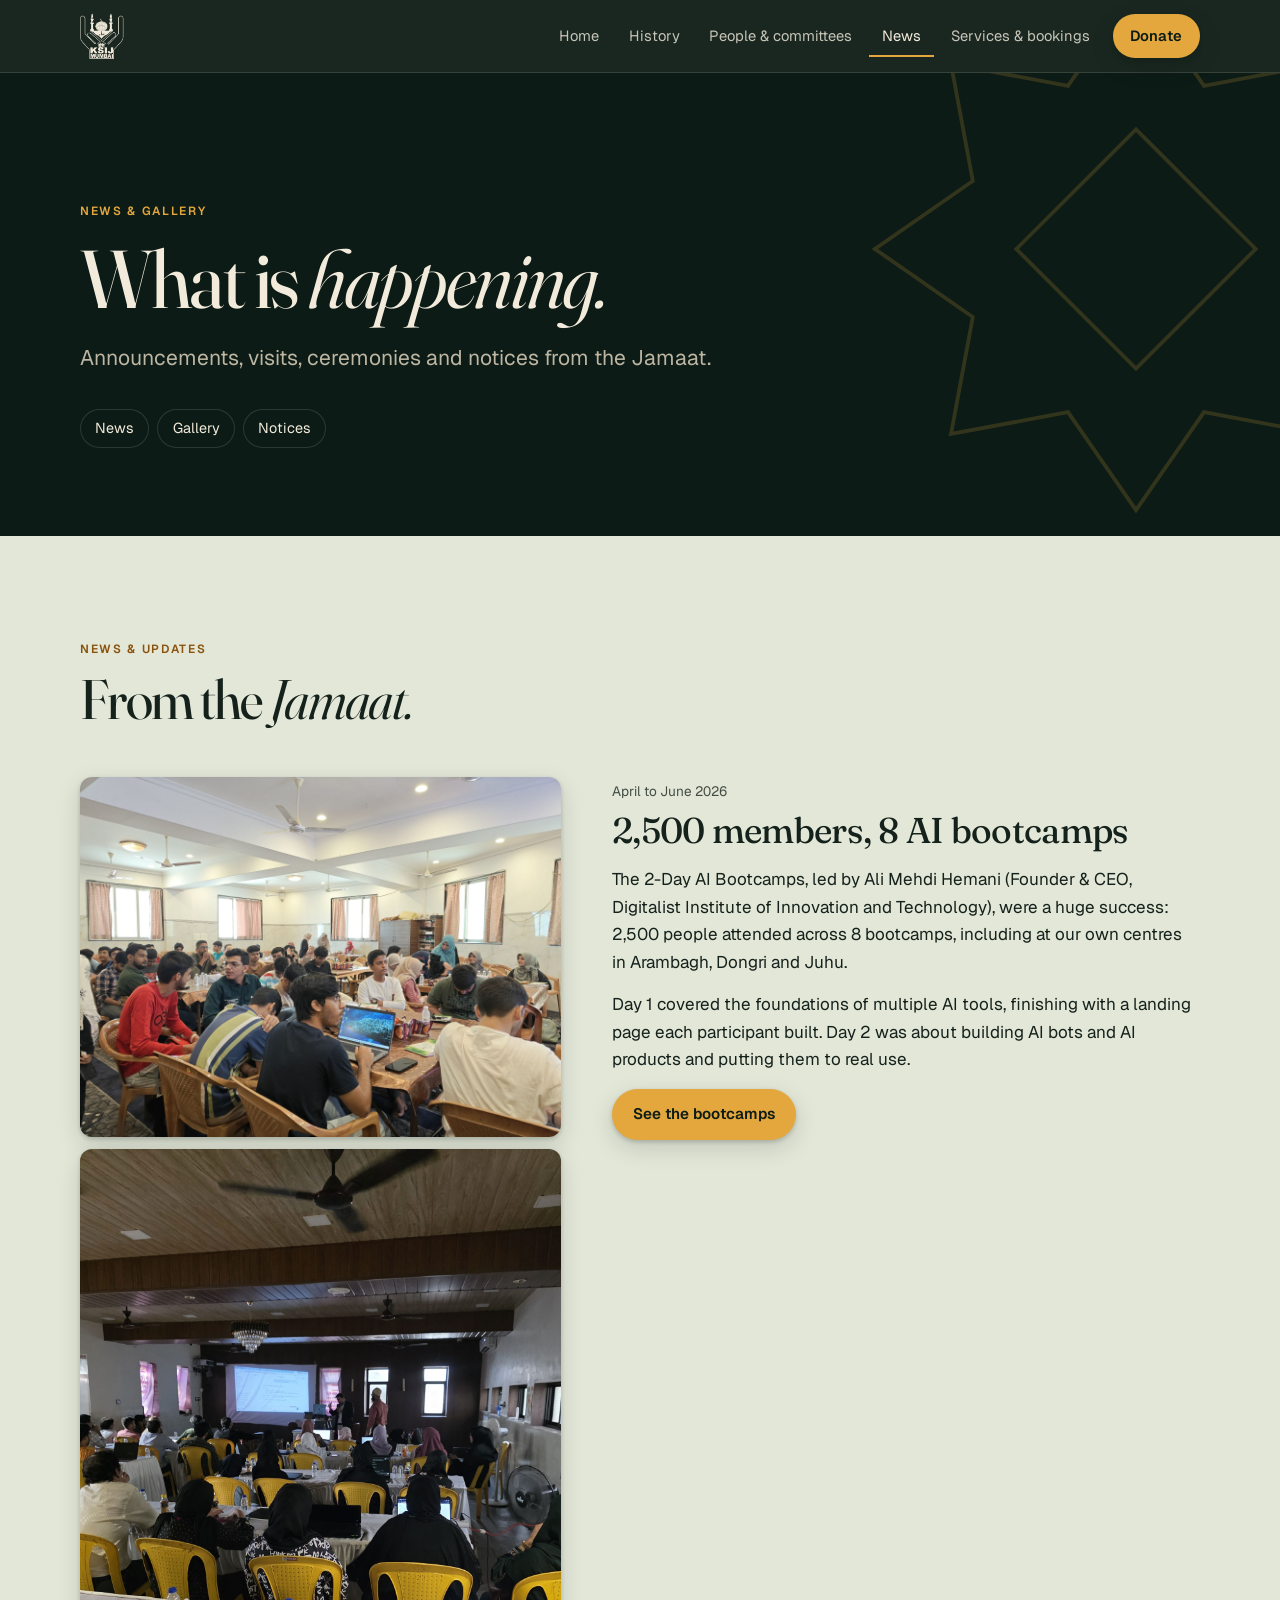
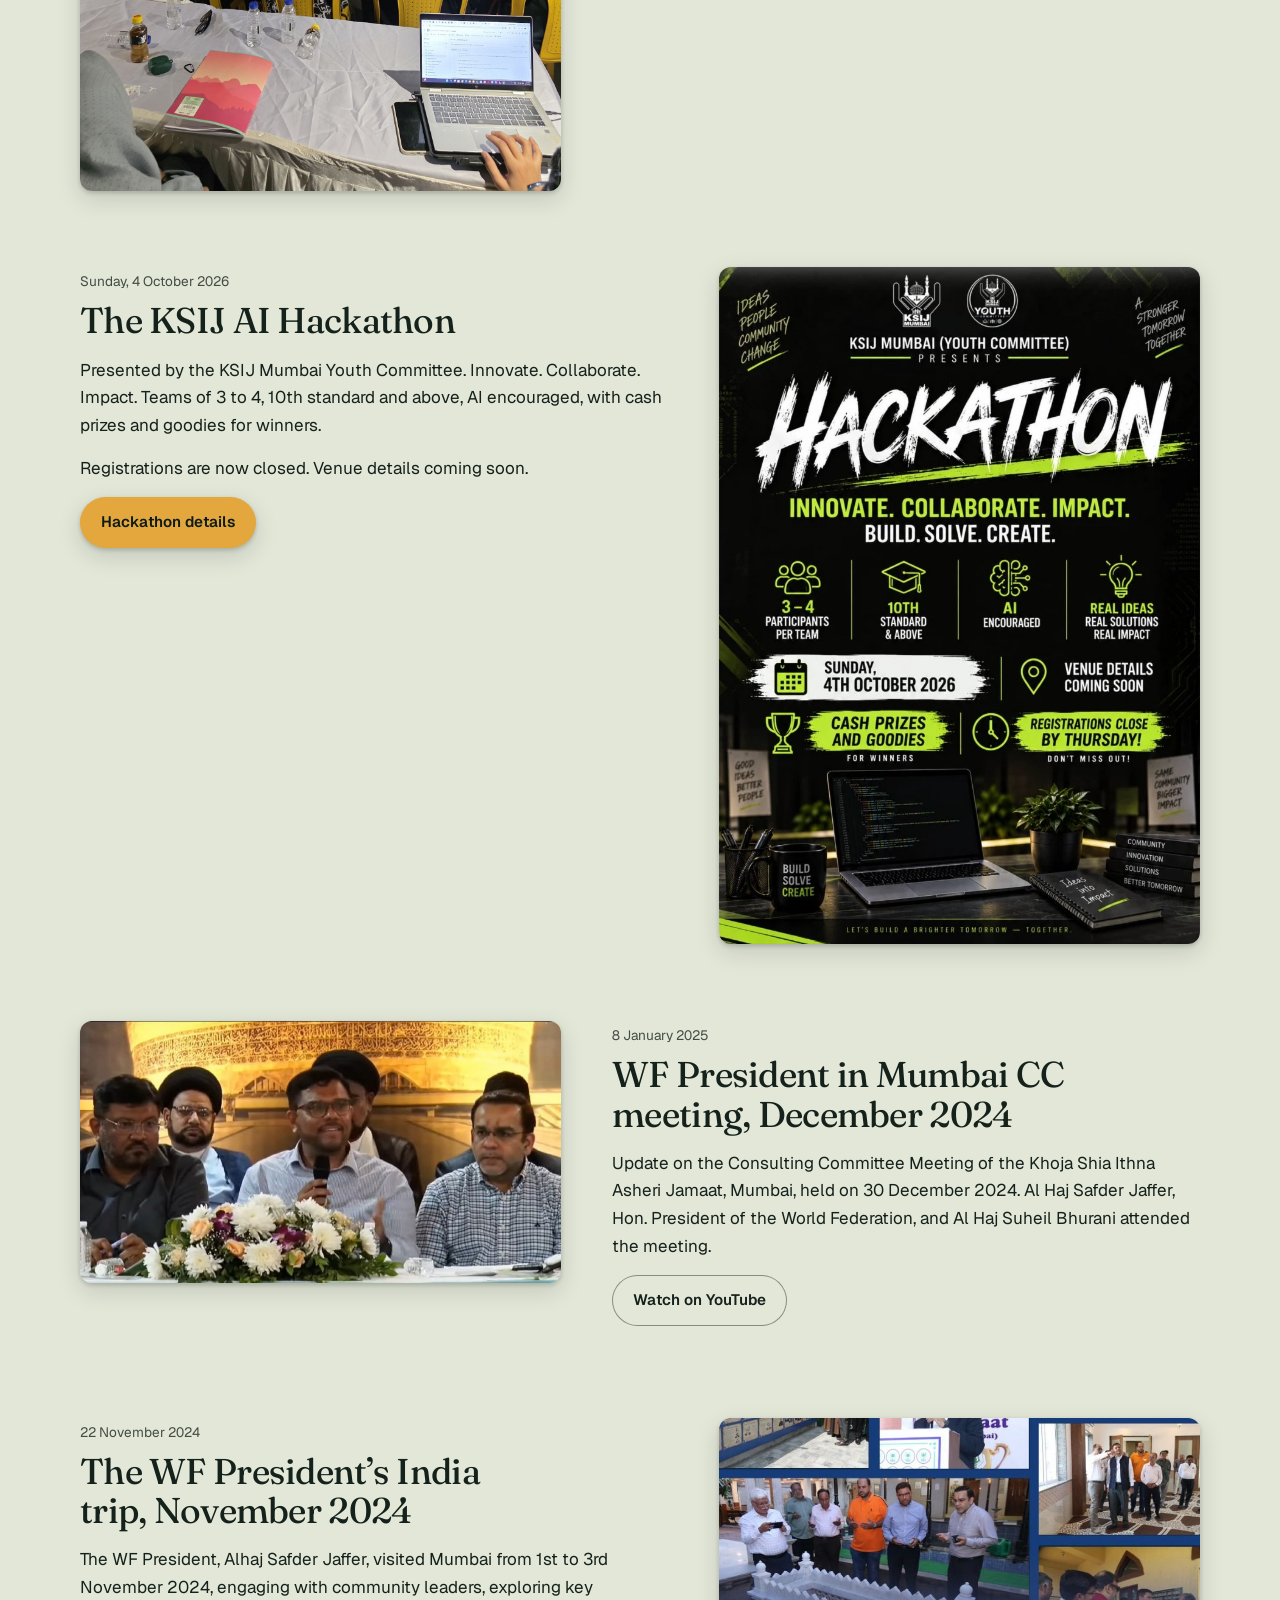
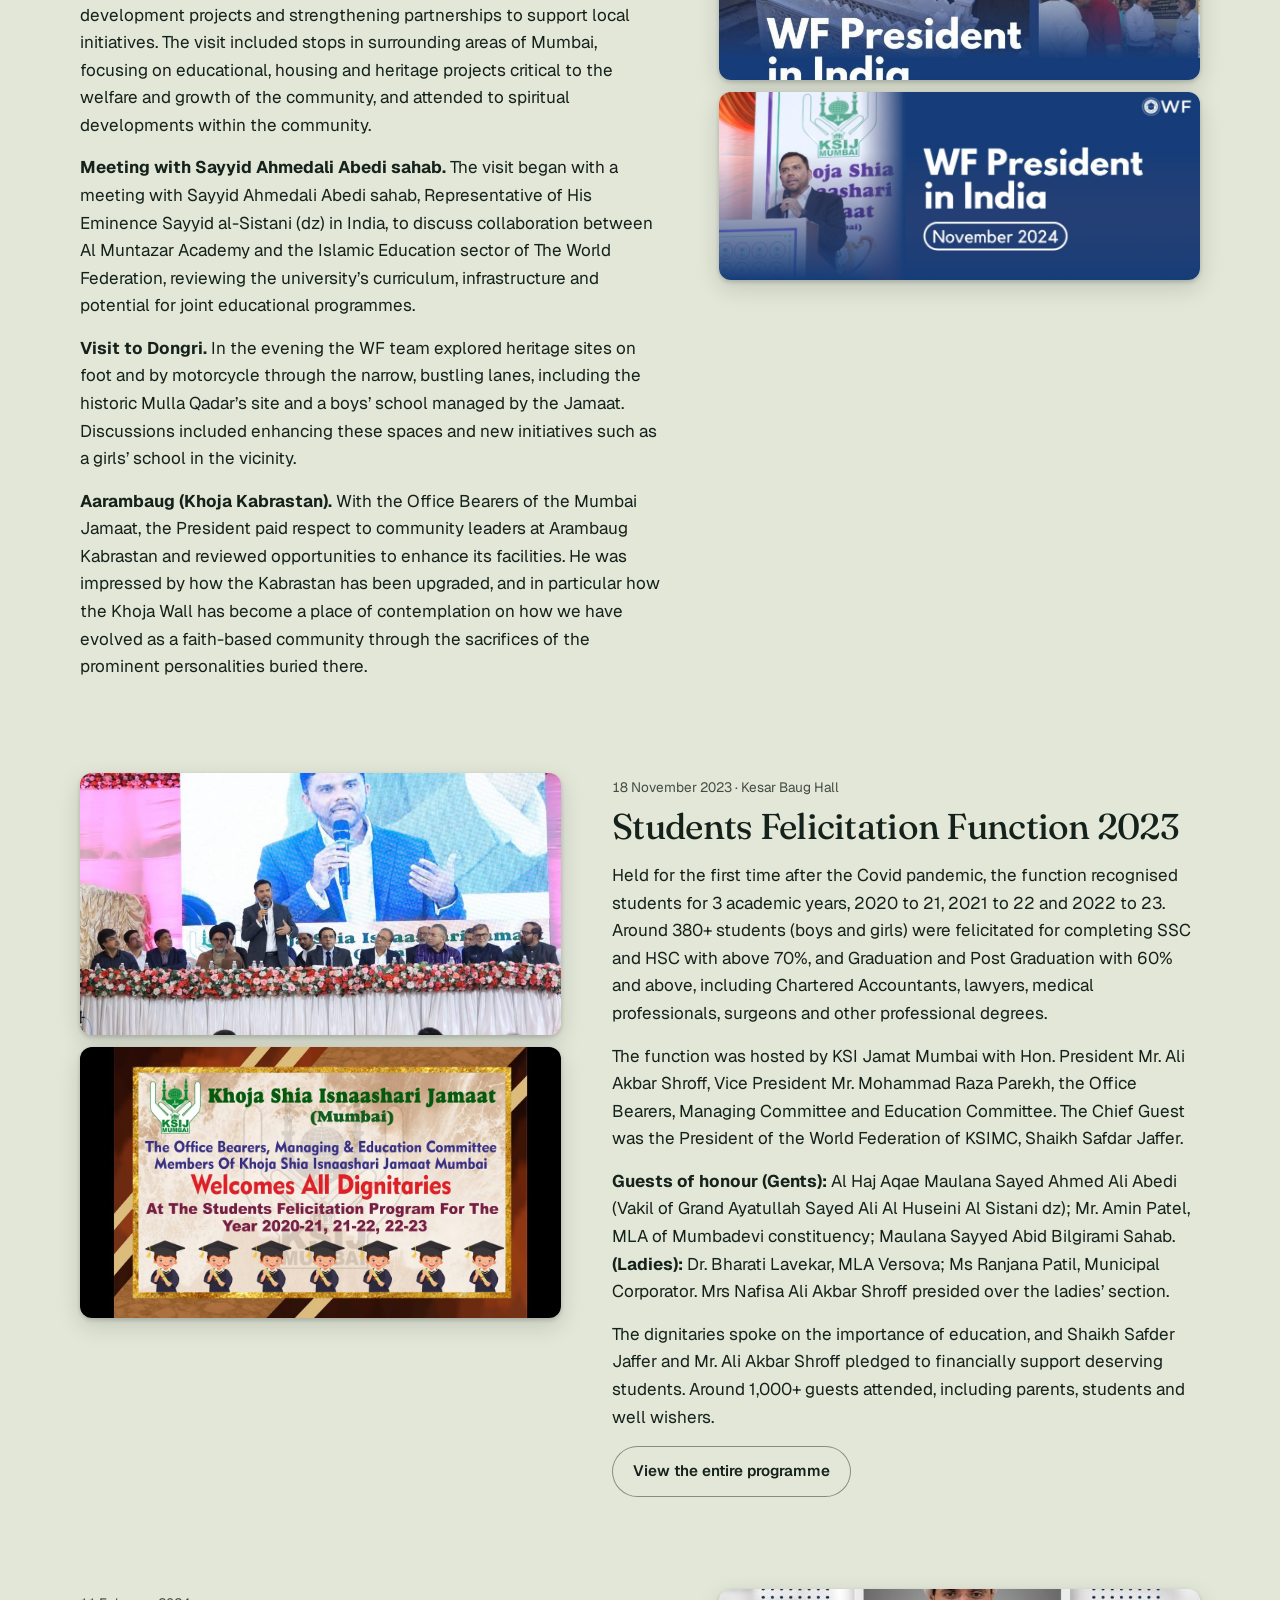
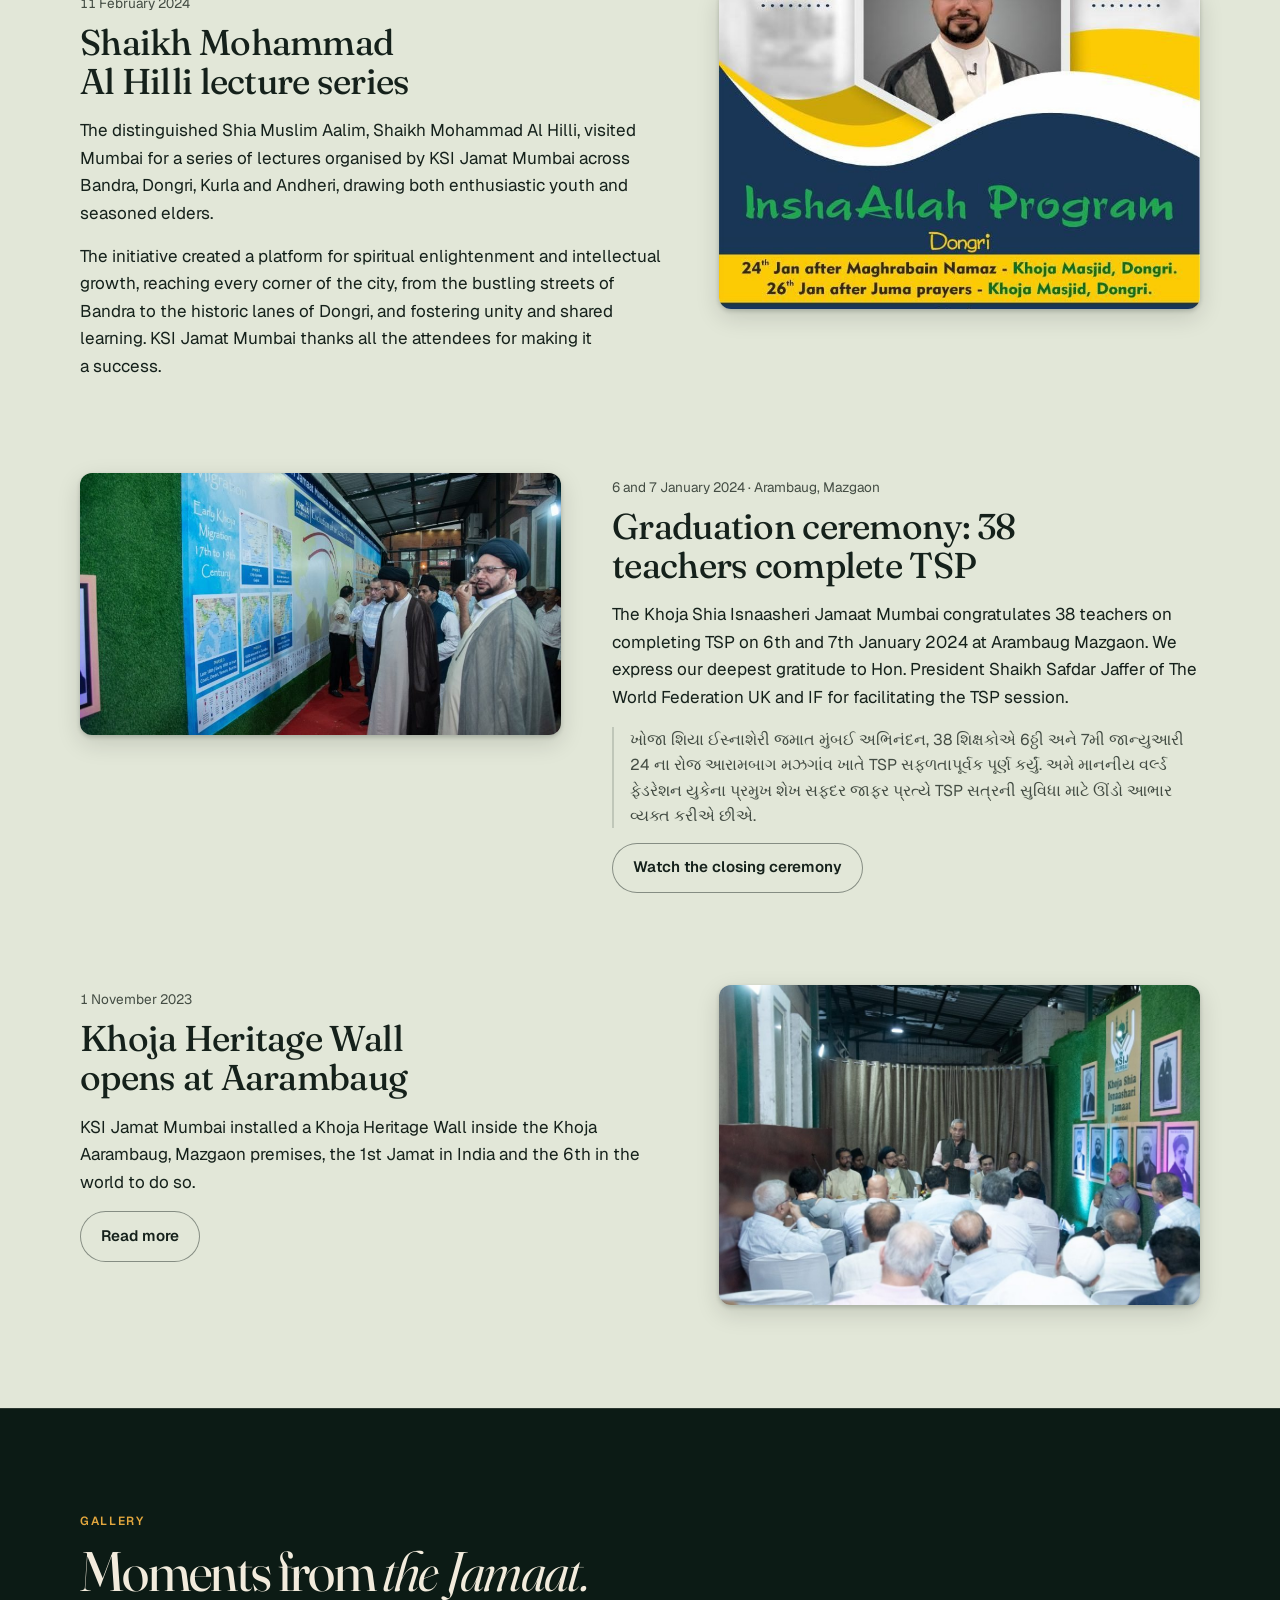
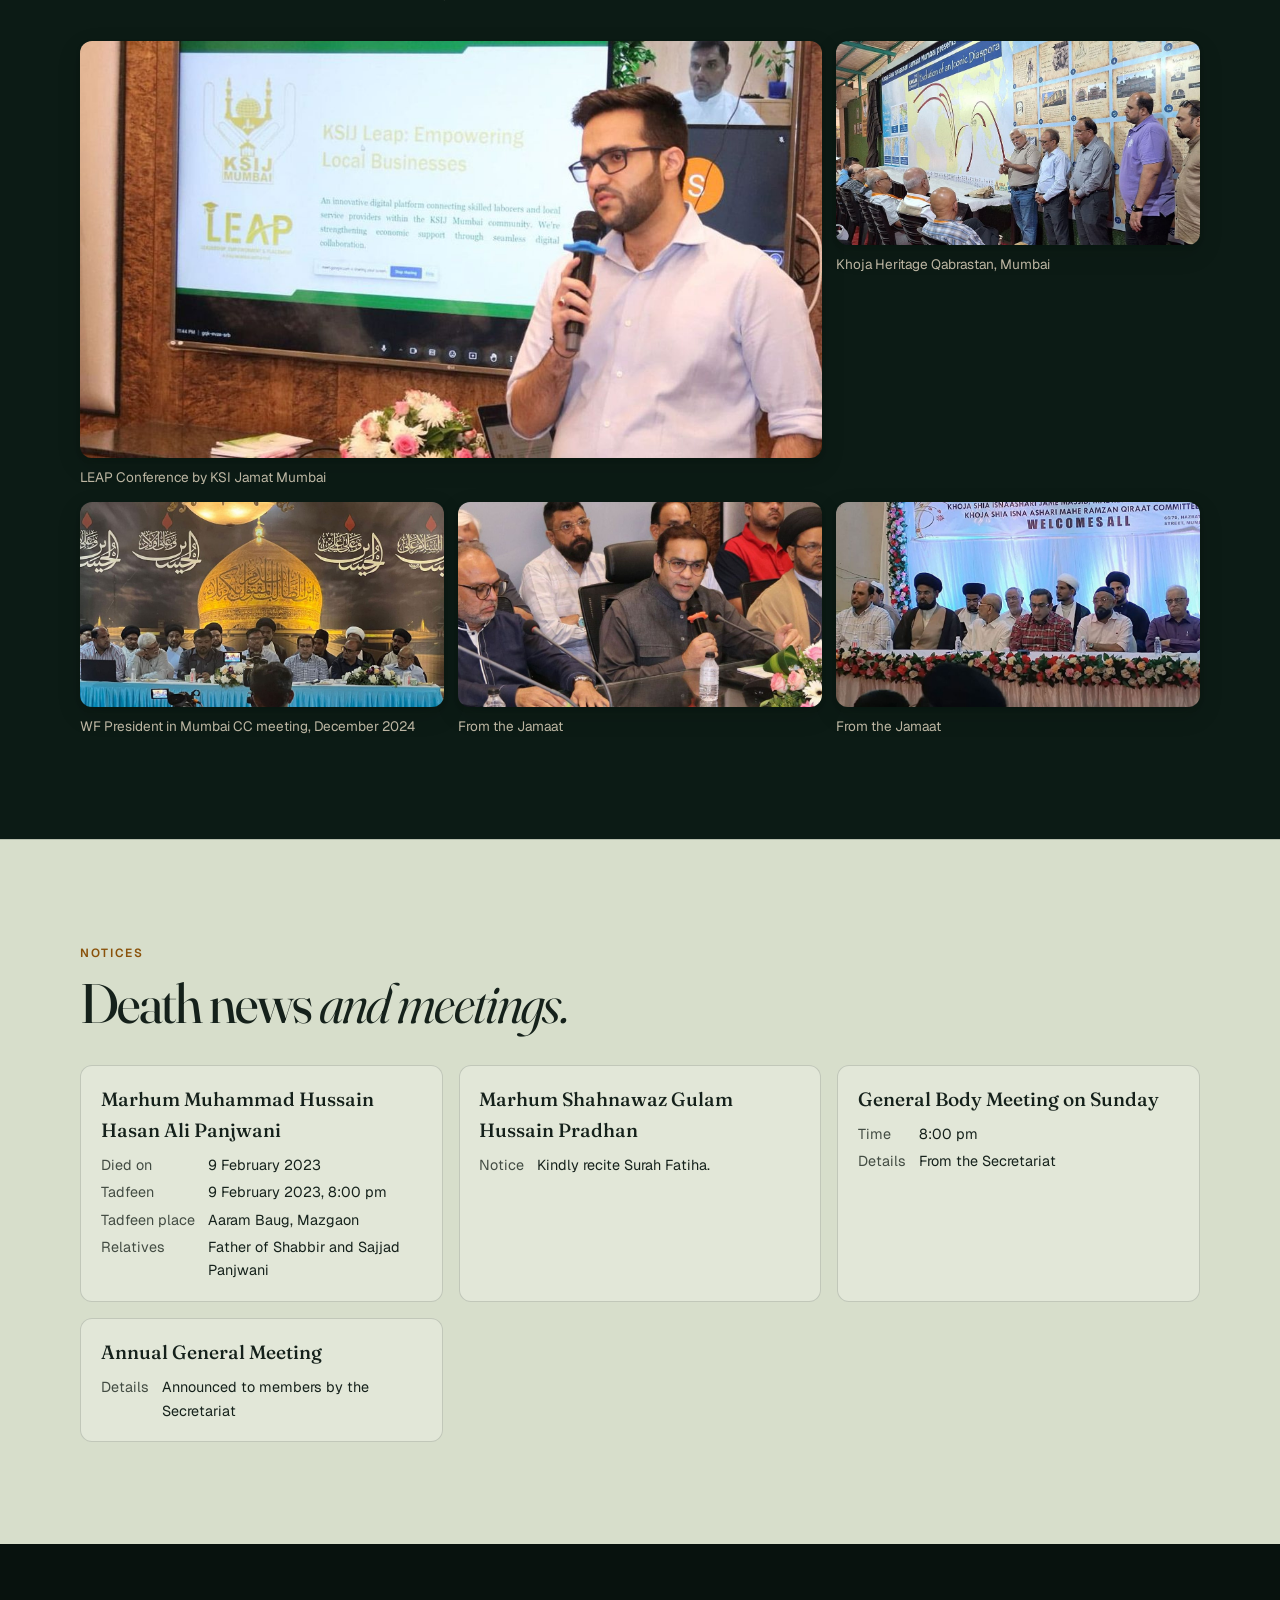
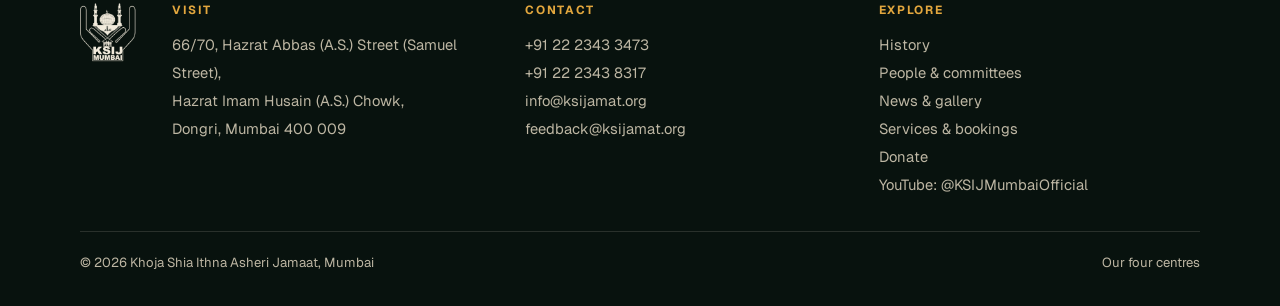
<file: news.html>
<!doctype html>
<html lang="en">
<head>
<meta charset="utf-8">
<meta name="viewport" content="width=device-width, initial-scale=1, viewport-fit=cover">
<title>News & gallery · KSIJ Mumbai</title>
<meta name="description" content="News, events, notices and photographs from KSI Jamaat Mumbai.">
<meta name="theme-color" content="#0C1B15">
<link rel="icon" type="image/png" href="assets/img/favicon.png">
<link rel="preconnect" href="https://fonts.googleapis.com">
<link rel="preconnect" href="https://fonts.gstatic.com" crossorigin>
<link href="https://fonts.googleapis.com/css2?family=Fraunces:ital,opsz,wght@0,9..144,300..700;1,9..144,300..600&family=Geist:wght@400;500;600&display=swap" rel="stylesheet">
<link rel="stylesheet" href="assets/site.css">
</head>
<body>
<header class="bar">
  <div class="wrap">
    <a class="bar__mark" href="index.html" aria-label="KSIJ Mumbai home"><img src="assets/img/ksij-logo-bone.png" alt="KSIJ Mumbai" width="682" height="729"></a>
    <nav aria-label="Main"><ul><li><a href="index.html">Home</a></li><li><a href="history.html">History</a></li><li><a href="people.html">People &amp; committees</a></li><li><a href="news.html" aria-current="page">News</a></li><li><a href="services.html">Services &amp; bookings</a></li><li><a class="btn" href="donate.html">Donate</a></li></ul></nav>
    <button class="menu" type="button" aria-expanded="false">Menu</button>
  </div>
</header>
<main>
<section class="plate-hero"><div class="wrap"><div class="label">News &amp; gallery</div><h1 class="display">What is <em>happening.</em></h1><p>Announcements, visits, ceremonies and notices from the Jamaat.</p><nav class="toc" aria-label="On this page"><a href="#stories">News</a><a href="#gallery">Gallery</a><a href="#notices">Notices</a></nav></div></section>

<section class="sec" id="stories"><div class="wrap">
 <div class="label">News &amp; updates</div>
 <h2 class="display">From the <em>Jamaat.</em></h2>
 <div class="news">
  <article class="story rv" id="ai-bootcamps">
   <div class="story__media"><img src="assets/img/bc14.jpg" alt="A packed hall at the Juhu Kapaswadi AI bootcamp" data-zoom loading="lazy"><img src="assets/img/bc04.jpg" alt="Participants at the Arambagh bootcamp" data-zoom loading="lazy"></div>
   <div><time datetime="2026-05">April to June 2026</time><h3>2,500 members, 8 AI bootcamps</h3>
    <p>The 2-Day AI Bootcamps, led by Ali Mehdi Hemani (Founder &amp; CEO, Digitalist Institute of Innovation and Technology), were a huge success: 2,500 people attended across 8 bootcamps, including at our own centres in Arambagh, Dongri and Juhu.</p>
    <p>Day 1 covered the foundations of multiple AI tools, finishing with a landing page each participant built. Day 2 was about building AI bots and AI products and putting them to real use.</p>
    <p><a class="btn" href="index.html#bootcamps">See the bootcamps</a></p></div>
  </article>
  <article class="story rv" id="hackathon">
   <div class="story__media"><img src="assets/img/hackathon-poster.jpg" alt="KSIJ Mumbai Youth Committee Hackathon poster" data-zoom loading="lazy"></div>
   <div><time datetime="2026-10-04">Sunday, 4 October 2026</time><h3>The KSIJ AI Hackathon</h3>
    <p>Presented by the KSIJ Mumbai Youth Committee. Innovate. Collaborate. Impact. Teams of 3 to 4, 10th standard and above, AI encouraged, with cash prizes and goodies for winners.</p>
    <p>Registrations are now closed. Venue details coming soon.</p>
    <p><a class="btn" href="index.html#hackathon">Hackathon details</a></p></div>
  </article>
  <article class="story rv" id="wf-cc-meeting">
   <div class="story__media"><img src="assets/img/old/wf-cc-meeting.jpg" alt="The WF President at the Consulting Committee meeting in Mumbai" data-zoom loading="lazy"></div>
   <div><time datetime="2025-01-08">8 January 2025</time><h3>WF President in Mumbai CC meeting, December 2024</h3>
    <p>Update on the Consulting Committee Meeting of the Khoja Shia Ithna Asheri Jamaat, Mumbai, held on 30 December 2024. Al Haj Safder Jaffer, Hon. President of the World Federation, and Al Haj Suheil Bhurani attended the meeting.</p>
    <p><a class="btn btn--ghost" href="https://www.youtube.com/@KSIJMumbaiOfficial">Watch on YouTube</a></p></div>
  </article>
  <article class="story rv" id="wf-india-trip">
   <div class="story__media"><img src="assets/img/old/wf-india-trip.jpg" alt="The WF President with the Office Bearers of the Mumbai Jamaat" data-zoom loading="lazy"><img src="assets/img/old/wf-president-banner.jpg" alt="WF President in India, November 2024" data-zoom loading="lazy"></div>
   <div><time datetime="2024-11-22">22 November 2024</time><h3>The WF President’s India trip, November 2024</h3>
    <p>The WF President, Alhaj Safder Jaffer, visited Mumbai from 1st to 3rd November 2024, engaging with community leaders, exploring key development projects and strengthening partnerships to support local initiatives. The visit included stops in surrounding areas of Mumbai, focusing on educational, housing and heritage projects critical to the welfare and growth of the community, and attended to spiritual developments within the community.</p>
    <p><b>Meeting with Sayyid Ahmedali Abedi sahab.</b> The visit began with a meeting with Sayyid Ahmedali Abedi sahab, Representative of His Eminence Sayyid al-Sistani (dz) in India, to discuss collaboration between Al Muntazar Academy and the Islamic Education sector of The World Federation, reviewing the university’s curriculum, infrastructure and potential for joint educational programmes.</p>
    <p><b>Visit to Dongri.</b> In the evening the WF team explored heritage sites on foot and by motorcycle through the narrow, bustling lanes, including the historic Mulla Qadar’s site and a boys’ school managed by the Jamaat. Discussions included enhancing these spaces and new initiatives such as a girls’ school in the vicinity.</p>
    <p><b>Aarambaug (Khoja Kabrastan).</b> With the Office Bearers of the Mumbai Jamaat, the President paid respect to community leaders at Arambaug Kabrastan and reviewed opportunities to enhance its facilities. He was impressed by how the Kabrastan has been upgraded, and in particular how the Khoja Wall has become a place of contemplation on how we have evolved as a faith-based community through the sacrifices of the prominent personalities buried there.</p></div>
  </article>
  <article class="story rv" id="students-felicitation">
   <div class="story__media"><img src="assets/img/old/students-felicitation.jpg" alt="Dignitaries at the Students Felicitation Function 2023" data-zoom loading="lazy"><img src="assets/img/old/students-felicitation-thumb.jpg" alt="Welcome banner for the Students Felicitation Programme" data-zoom loading="lazy"></div>
   <div><time datetime="2023-11-18">18 November 2023 · Kesar Baug Hall</time><h3>Students Felicitation Function 2023</h3>
    <p>Held for the first time after the Covid pandemic, the function recognised students for 3 academic years, 2020 to 21, 2021 to 22 and 2022 to 23. Around 380+ students (boys and girls) were felicitated for completing SSC and HSC with above 70%, and Graduation and Post Graduation with 60% and above, including Chartered Accountants, lawyers, medical professionals, surgeons and other professional degrees.</p>
    <p>The function was hosted by KSI Jamat Mumbai with Hon. President Mr. Ali Akbar Shroff, Vice President Mr. Mohammad Raza Parekh, the Office Bearers, Managing Committee and Education Committee. The Chief Guest was the President of the World Federation of KSIMC, Shaikh Safdar Jaffer.</p>
    <p><b>Guests of honour (Gents):</b> Al Haj Aqae Maulana Sayed Ahmed Ali Abedi (Vakil of Grand Ayatullah Sayed Ali Al Huseini Al Sistani dz); Mr. Amin Patel, MLA of Mumbadevi constituency; Maulana Sayyed Abid Bilgirami Sahab. <b>(Ladies):</b> Dr. Bharati Lavekar, MLA Versova; Ms Ranjana Patil, Municipal Corporator. Mrs Nafisa Ali Akbar Shroff presided over the ladies’ section.</p>
    <p>The dignitaries spoke on the importance of education, and Shaikh Safder Jaffer and Mr. Ali Akbar Shroff pledged to financially support deserving students. Around 1,000+ guests attended, including parents, students and well wishers.</p>
    <p><a class="btn btn--ghost" href="https://www.youtube.com/@KSIJMumbaiOfficial">View the entire programme</a></p></div>
  </article>
  <article class="story rv" id="al-hilli">
   <div class="story__media"><img src="assets/img/old/al-hilli-program.jpg" alt="InshaAllah Program, Dongri: 24th January after Maghrabain Namaz and 26th January after Juma prayers at Khoja Masjid, Dongri" data-zoom loading="lazy"></div>
   <div><time datetime="2024-02-11">11 February 2024</time><h3>Shaikh Mohammad Al Hilli lecture series</h3>
    <p>The distinguished Shia Muslim Aalim, Shaikh Mohammad Al Hilli, visited Mumbai for a series of lectures organised by KSI Jamat Mumbai across Bandra, Dongri, Kurla and Andheri, drawing both enthusiastic youth and seasoned elders.</p>
    <p>The initiative created a platform for spiritual enlightenment and intellectual growth, reaching every corner of the city, from the bustling streets of Bandra to the historic lanes of Dongri, and fostering unity and shared learning. KSI Jamat Mumbai thanks all the attendees for making it a success.</p></div>
  </article>
  <article class="story rv" id="graduation">
   <div class="story__media"><a href="https://youtu.be/ma4rx2THb8w"><img src="assets/img/old/heritage-wall-2.jpg" alt="Arambaug, Mazgaon" loading="lazy"></a></div>
   <div><time datetime="2024-01-07">6 and 7 January 2024 · Arambaug, Mazgaon</time><h3>Graduation ceremony: 38 teachers complete TSP</h3>
    <p>The Khoja Shia Isnaasheri Jamaat Mumbai congratulates 38 teachers on completing TSP on 6th and 7th January 2024 at Arambaug Mazgaon. We express our deepest gratitude to Hon. President Shaikh Safdar Jaffer of The World Federation UK and IF for facilitating the TSP session.</p>
    <p class="gu" lang="gu">ખોજા શિયા ઈસ્નાશેરી જમાત મુંબઈ અભિનંદન, 38 શિક્ષકોએ 6ઠ્ઠી અને 7મી જાન્યુઆરી 24 ના રોજ આરામબાગ મઝગાંવ ખાતે TSP સફળતાપૂર્વક પૂર્ણ કર્યું. અમે માનનીય વર્લ્ડ ફેડરેશન યુકેના પ્રમુખ શેખ સફદર જાફર પ્રત્યે TSP સત્રની સુવિધા માટે ઊંડો આભાર વ્યક્ત કરીએ છીએ.</p>
    <p><a class="btn btn--ghost" href="https://youtu.be/ma4rx2THb8w">Watch the closing ceremony</a></p></div>
  </article>
  <article class="story rv" id="heritage-wall">
   <div class="story__media"><img src="assets/img/old/heritage-wall.jpg" alt="Opening of the Khoja Heritage Wall" data-zoom loading="lazy"></div>
   <div><time datetime="2023-11-01">1 November 2023</time><h3>Khoja Heritage Wall opens at Aarambaug</h3>
    <p>KSI Jamat Mumbai installed a Khoja Heritage Wall inside the Khoja Aarambaug, Mazgaon premises, the 1st Jamat in India and the 6th in the world to do so.</p>
    <p><a class="btn btn--ghost" href="history.html#heritage-wall">Read more</a></p></div>
  </article>
 </div>
</div></section>

<section class="sec sec--dark" id="gallery"><div class="wrap">
 <div class="label">Gallery</div>
 <h2 class="display">Moments from <em>the Jamaat.</em></h2>
 <div class="gallery">
  <figure class="w rv"><img src="assets/img/old/slide-3.jpg" alt="LEAP Conference by KSI Jamat Mumbai" data-zoom loading="lazy"><figcaption>LEAP Conference by KSI Jamat Mumbai</figcaption></figure>
  <figure class="rv"><img src="assets/img/old/slide-5.jpg" alt="Khoja Heritage Qabrastan, Mumbai" data-zoom loading="lazy"><figcaption>Khoja Heritage Qabrastan, Mumbai</figcaption></figure>
  <figure class="rv"><img src="assets/img/old/slide-4.jpg" alt="A gathering of the Jamaat" data-zoom loading="lazy"><figcaption>WF President in Mumbai CC meeting, December 2024</figcaption></figure>
  <figure class="rv"><img src="assets/img/old/slide-2.jpg" alt="Panel at a Jamaat programme" data-zoom loading="lazy"><figcaption>From the Jamaat</figcaption></figure>
  <figure class="rv"><img src="assets/img/old/slide-1.jpg" alt="Dignitaries at a Jamaat programme" data-zoom loading="lazy"><figcaption>From the Jamaat</figcaption></figure>
 </div>
</div></section>

<section class="sec sec--alt" id="notices"><div class="wrap">
 <div class="label">Notices</div>
 <h2 class="display">Death news <em>and meetings.</em></h2>
 <div class="notice">
  <article class="rv"><h4>Marhum Muhammad Hussain Hasan Ali Panjwani</h4><dl><dt>Died on</dt><dd>9 February 2023</dd><dt>Tadfeen</dt><dd>9 February 2023, 8:00 pm</dd><dt>Tadfeen place</dt><dd>Aaram Baug, Mazgaon</dd><dt>Relatives</dt><dd>Father of Shabbir and Sajjad Panjwani</dd></dl></article>
  <article class="rv"><h4>Marhum Shahnawaz Gulam Hussain Pradhan</h4><dl><dt>Notice</dt><dd>Kindly recite Surah Fatiha.</dd></dl></article>
  <article class="rv"><h4>General Body Meeting on Sunday</h4><dl><dt>Time</dt><dd>8:00 pm</dd><dt>Details</dt><dd>From the Secretariat</dd></dl></article>
  <article class="rv"><h4>Annual General Meeting</h4><dl><dt>Details</dt><dd>Announced to members by the Secretariat</dd></dl></article>
 </div>
</div></section>

</main>
<footer class="foot">
  <div class="wrap">
    <img src="assets/img/ksij-logo-bone.png" alt="KSIJ Mumbai" width="682" height="729">
    <div><h4>Visit</h4><ul><li>66/70, Hazrat Abbas (A.S.) Street (Samuel Street),</li><li>Hazrat Imam Husain (A.S.) Chowk,</li><li>Dongri, Mumbai 400 009</li></ul></div>
    <div><h4>Contact</h4><ul><li><a href="tel:+912223433473">+91 22 2343 3473</a></li><li><a href="tel:+912223438317">+91 22 2343 8317</a></li><li><a href="mailto:info@ksijamat.org">info@ksijamat.org</a></li><li><a href="mailto:feedback@ksijamat.org">feedback@ksijamat.org</a></li></ul></div>
    <div><h4>Explore</h4><ul><li><a href="history.html">History</a></li><li><a href="people.html">People &amp; committees</a></li><li><a href="news.html">News &amp; gallery</a></li><li><a href="services.html">Services &amp; bookings</a></li><li><a href="donate.html">Donate</a></li><li><a href="https://www.youtube.com/@KSIJMumbaiOfficial">YouTube: @KSIJMumbaiOfficial</a></li></ul></div>
    <div class="fine"><span>© 2026 Khoja Shia Ithna Asheri Jamaat, Mumbai</span><span><a href="index.html#visit">Our four centres</a></span></div>
  </div>
</footer>
<script src="assets/vendor/motion.js"></script>
<script src="assets/site.js"></script>
</body>
</html>
</file>
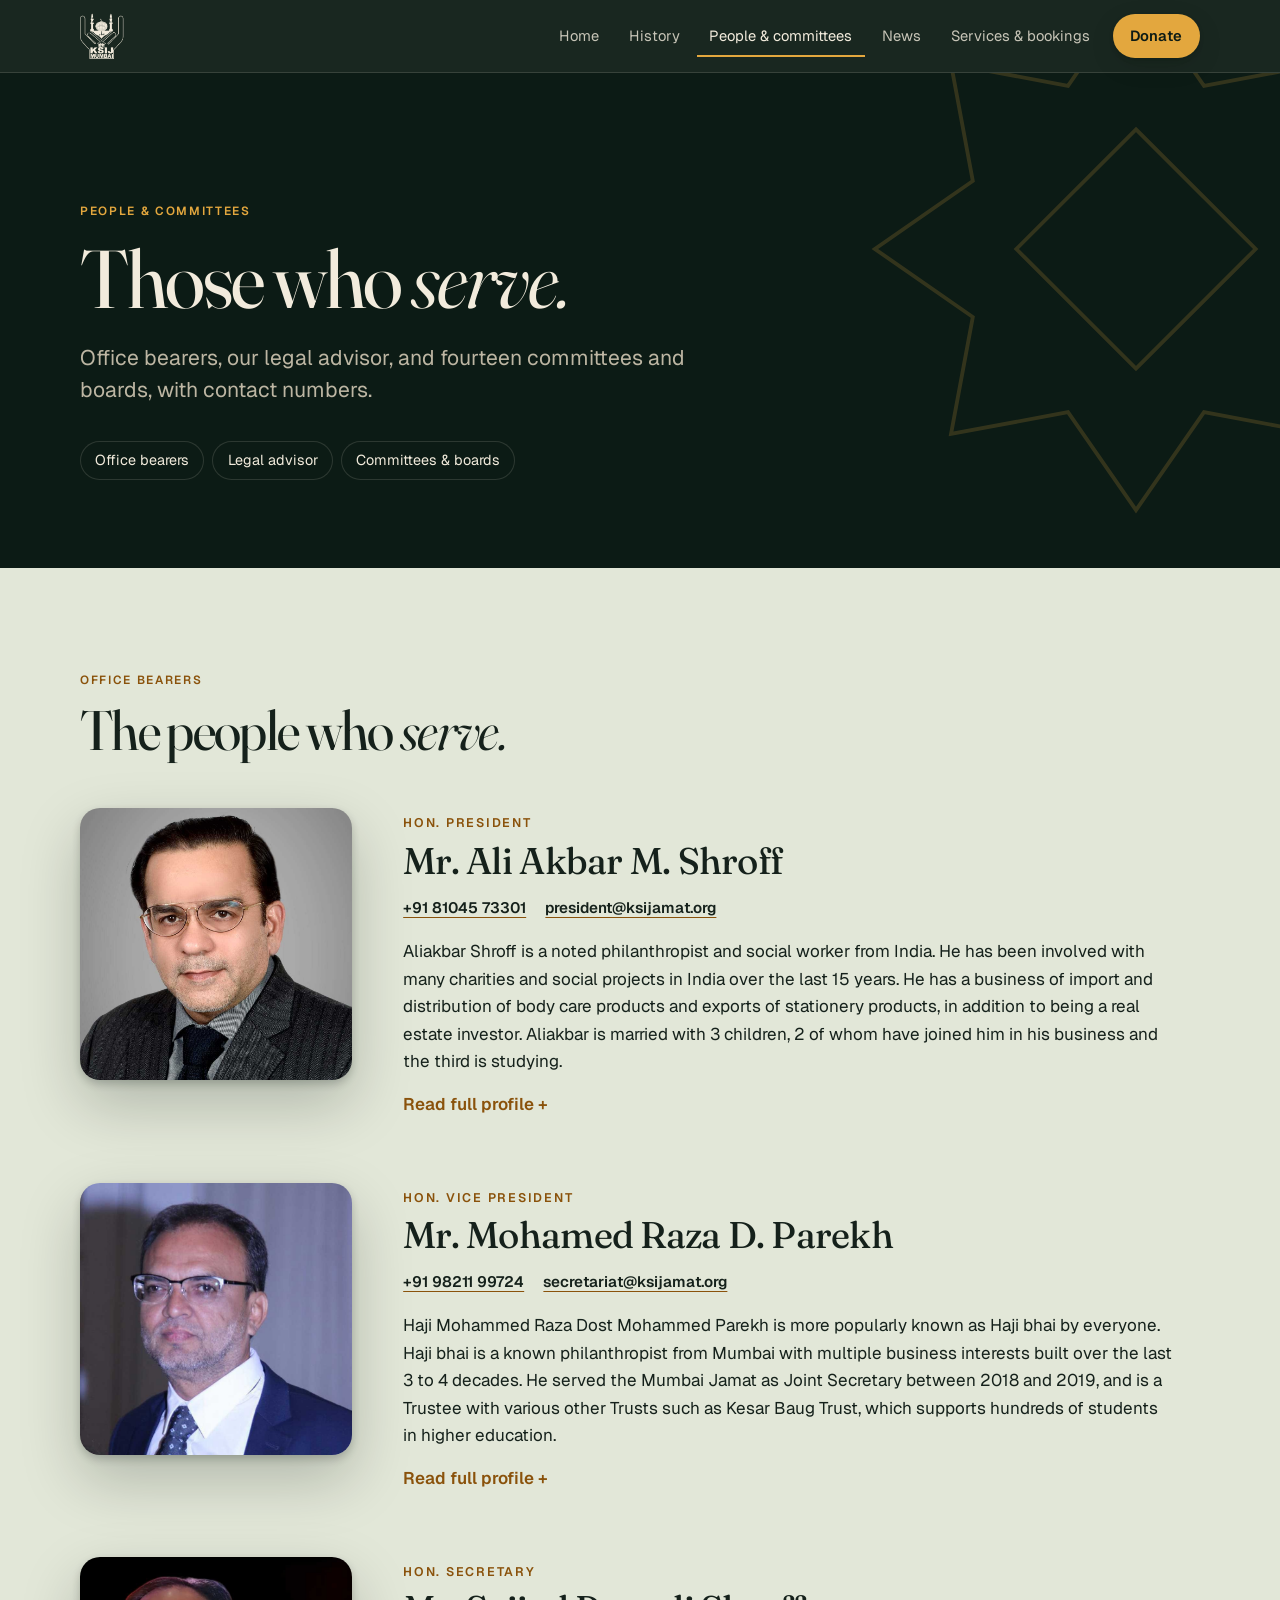
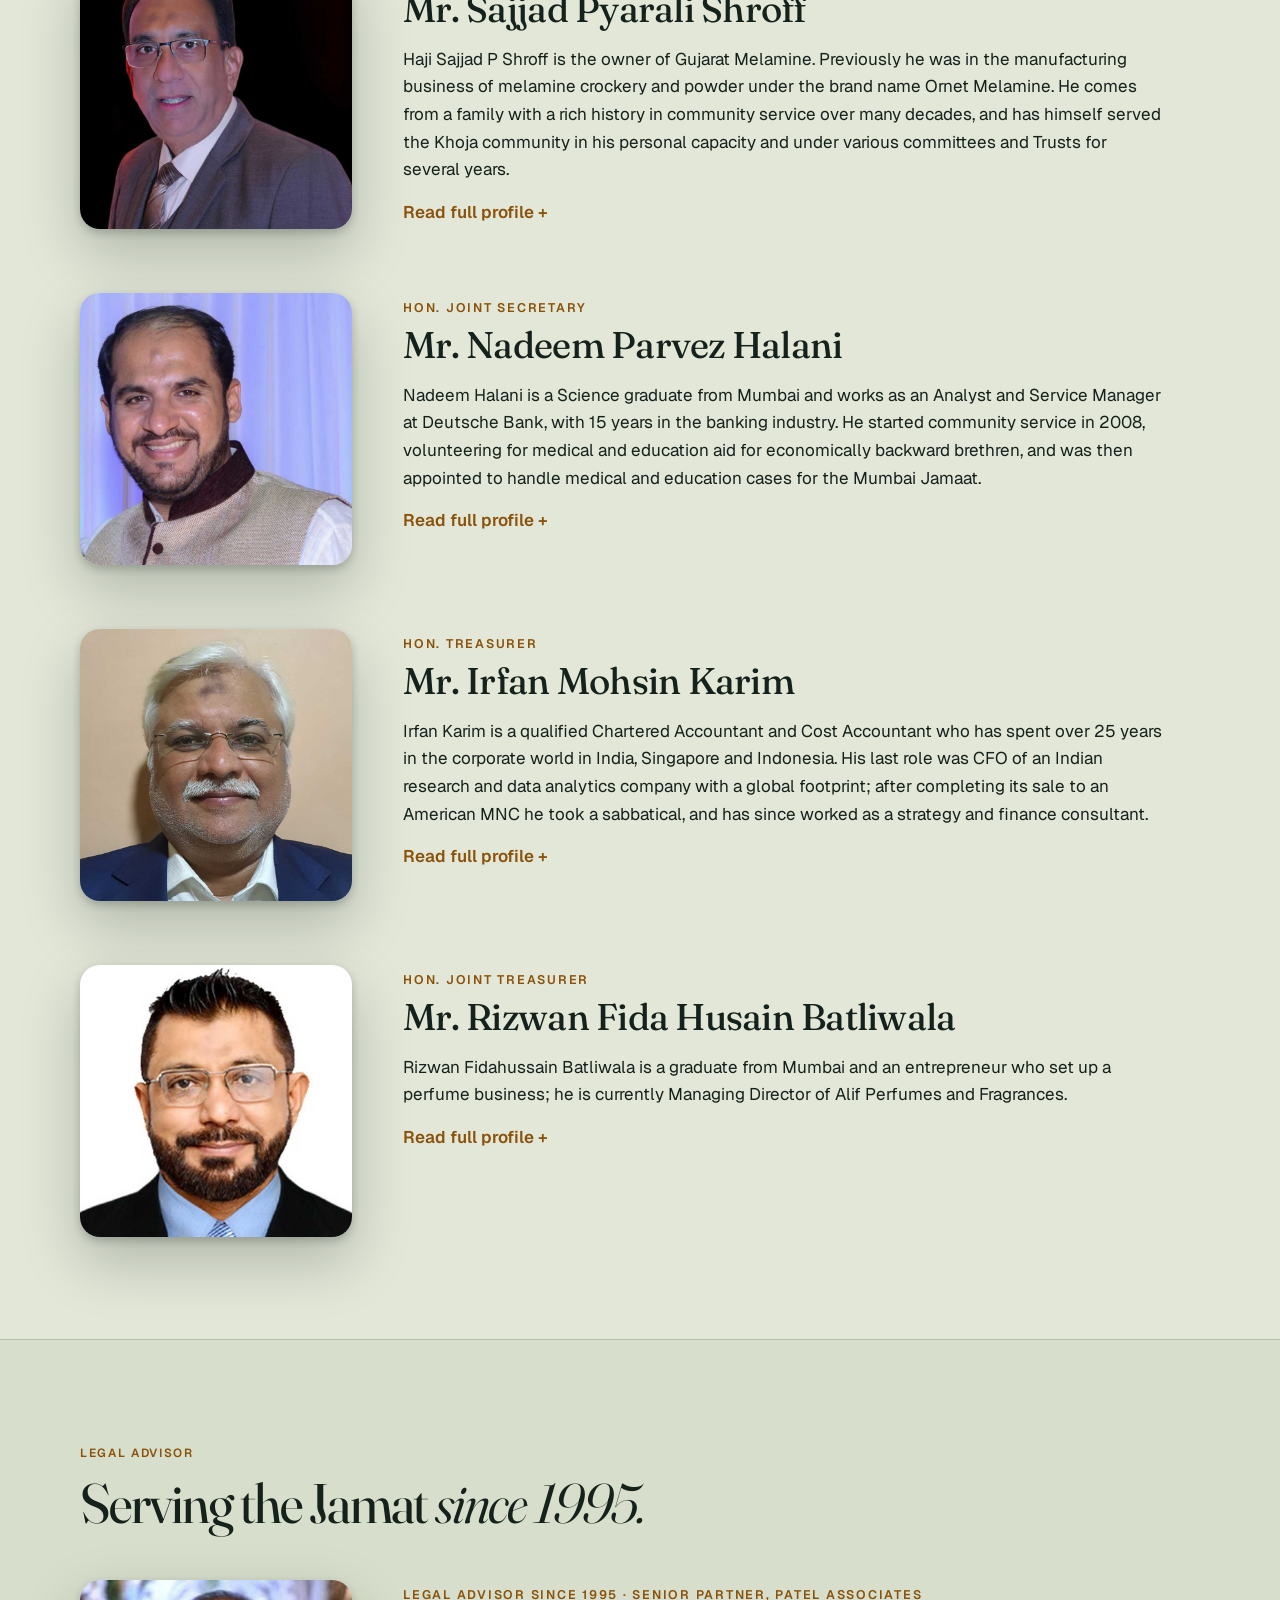
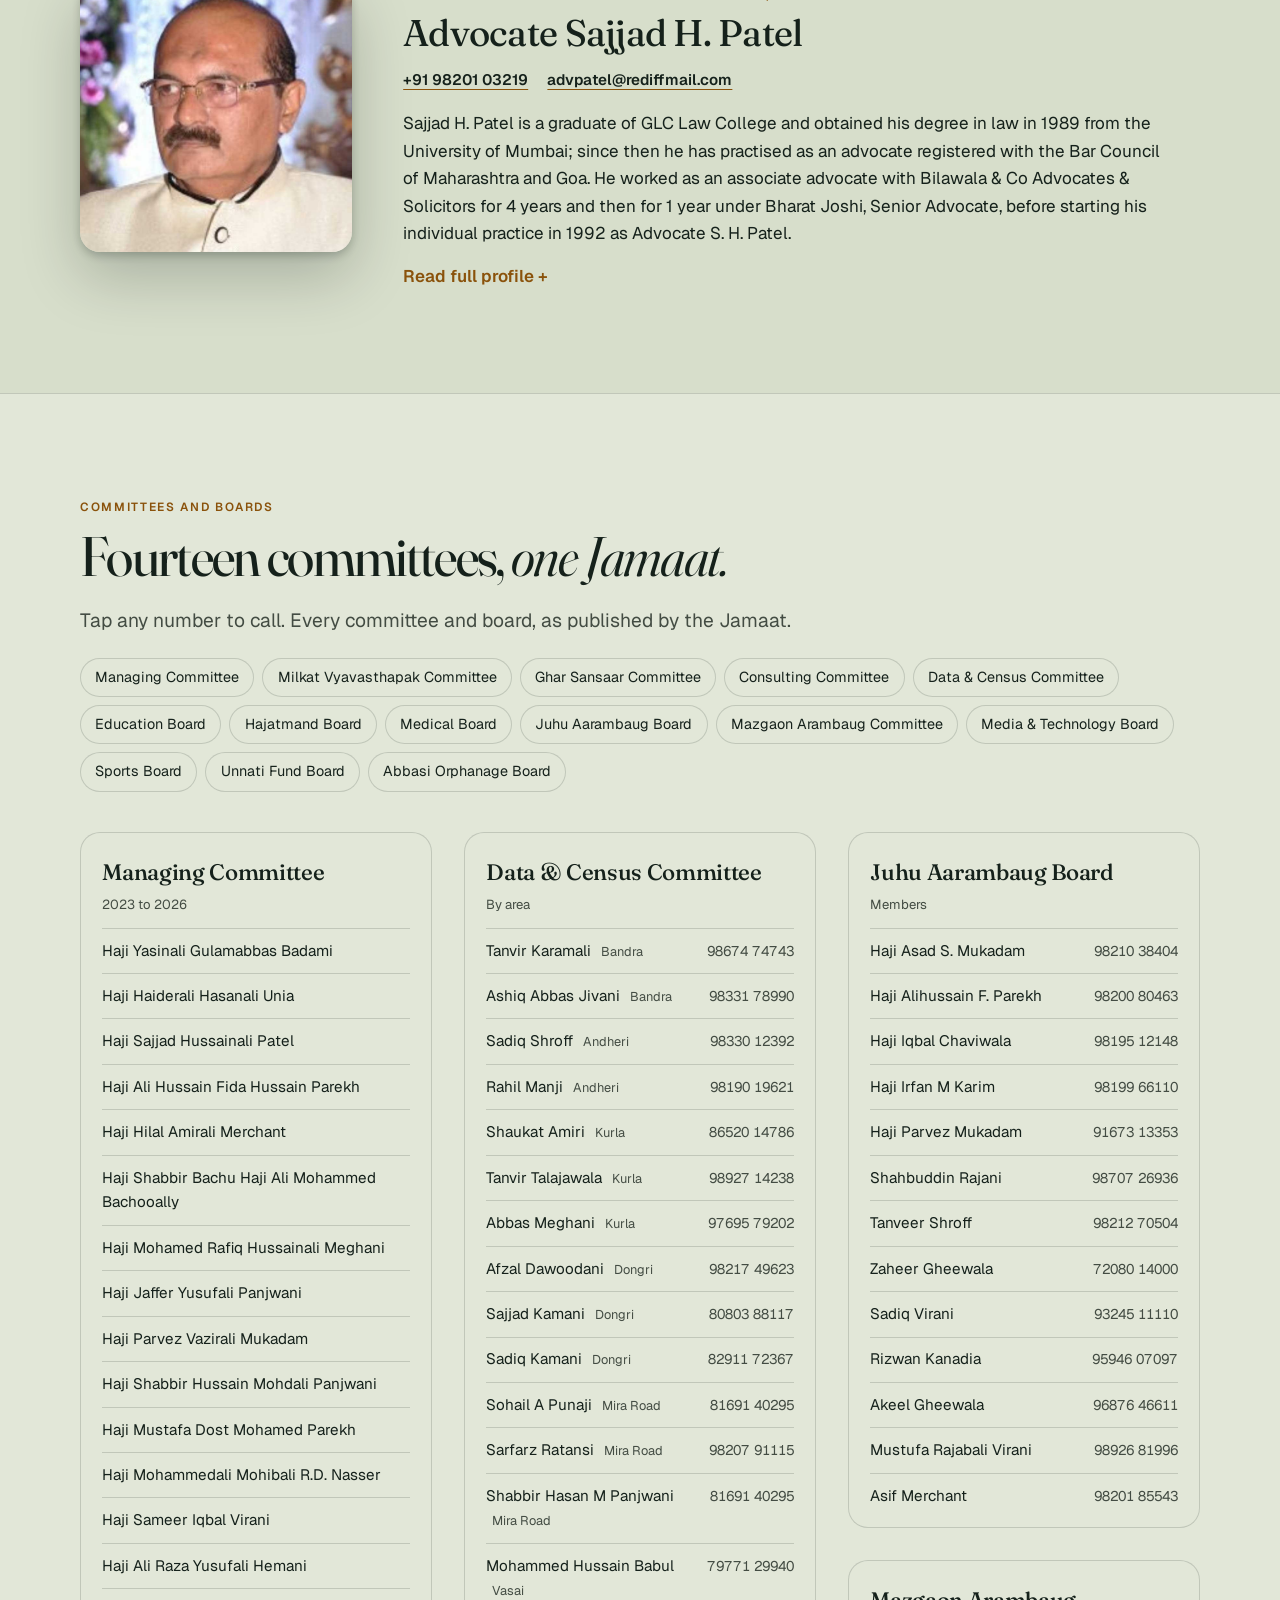
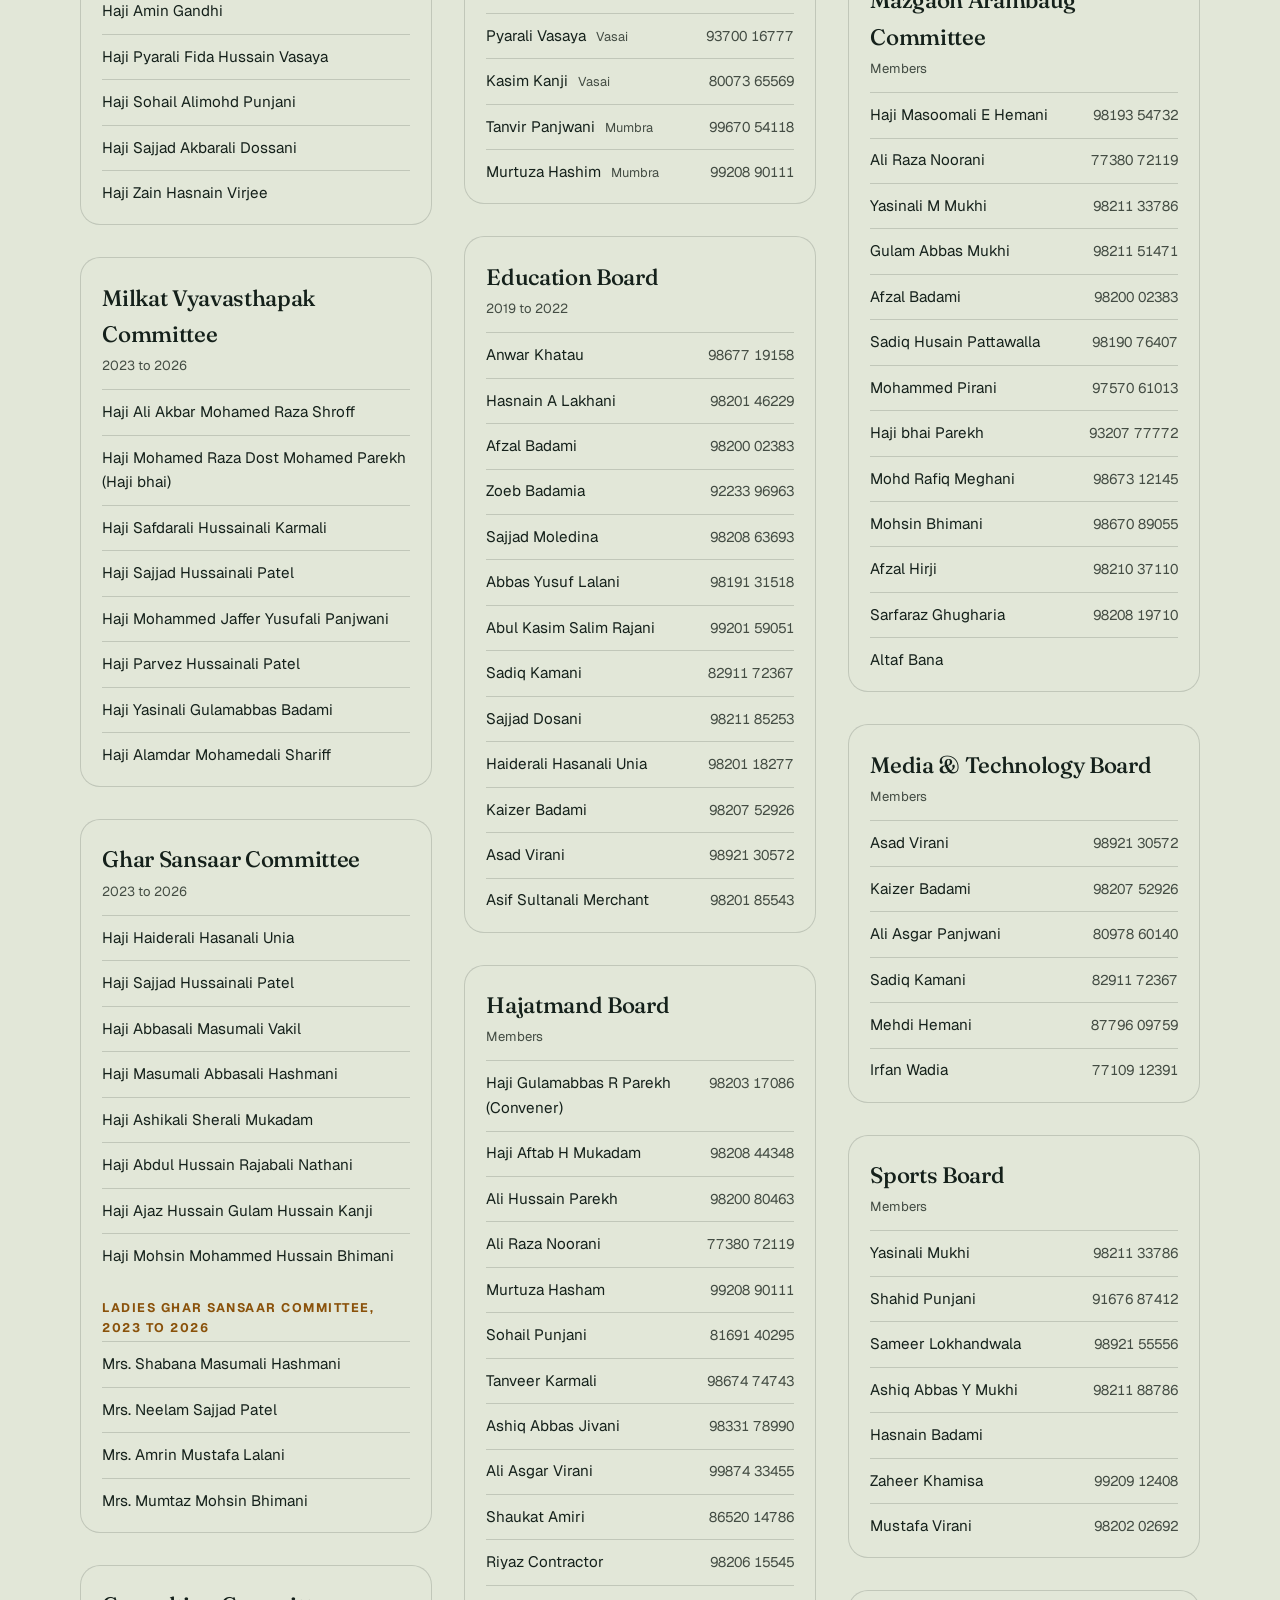
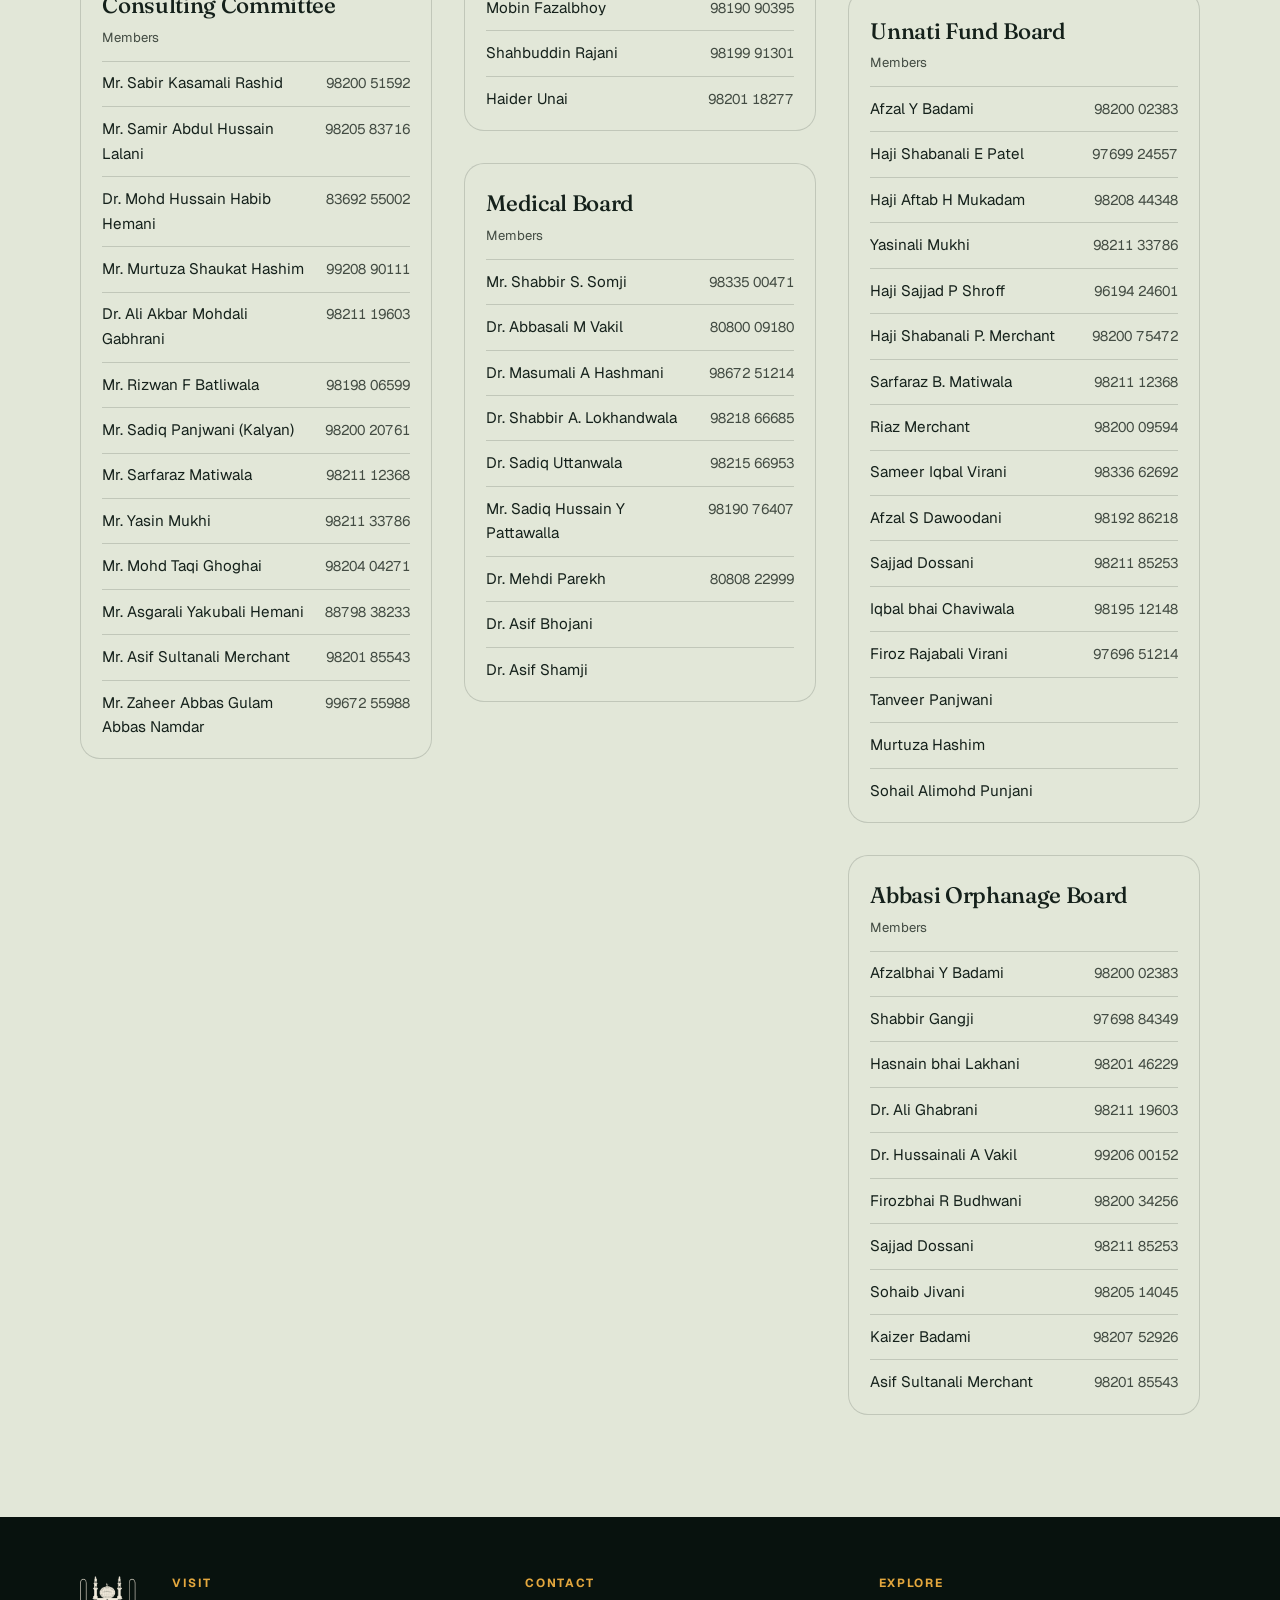
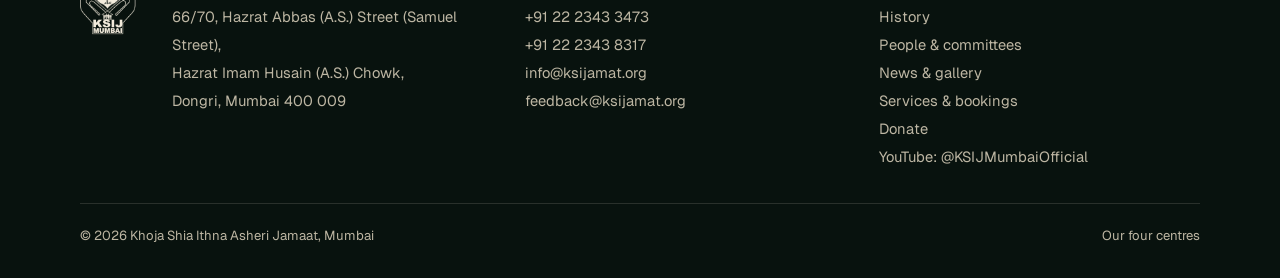
<file: people.html>
<!doctype html>
<html lang="en">
<head>
<meta charset="utf-8">
<meta name="viewport" content="width=device-width, initial-scale=1, viewport-fit=cover">
<title>People & committees · KSIJ Mumbai</title>
<meta name="description" content="Office bearers, legal advisor and all committees and boards of KSI Jamaat Mumbai, with contact numbers.">
<meta name="theme-color" content="#0C1B15">
<link rel="icon" type="image/png" href="assets/img/favicon.png">
<link rel="preconnect" href="https://fonts.googleapis.com">
<link rel="preconnect" href="https://fonts.gstatic.com" crossorigin>
<link href="https://fonts.googleapis.com/css2?family=Fraunces:ital,opsz,wght@0,9..144,300..700;1,9..144,300..600&family=Geist:wght@400;500;600&display=swap" rel="stylesheet">
<link rel="stylesheet" href="assets/site.css">
</head>
<body>
<header class="bar">
  <div class="wrap">
    <a class="bar__mark" href="index.html" aria-label="KSIJ Mumbai home"><img src="assets/img/ksij-logo-bone.png" alt="KSIJ Mumbai" width="682" height="729"></a>
    <nav aria-label="Main"><ul><li><a href="index.html">Home</a></li><li><a href="history.html">History</a></li><li><a href="people.html" aria-current="page">People &amp; committees</a></li><li><a href="news.html">News</a></li><li><a href="services.html">Services &amp; bookings</a></li><li><a class="btn" href="donate.html">Donate</a></li></ul></nav>
    <button class="menu" type="button" aria-expanded="false">Menu</button>
  </div>
</header>
<main>
<section class="plate-hero"><div class="wrap"><div class="label">People &amp; committees</div><h1 class="display">Those who <em>serve.</em></h1><p>Office bearers, our legal advisor, and fourteen committees and boards, with contact numbers.</p><nav class="toc" aria-label="On this page"><a href="#office-bearers">Office bearers</a><a href="#legal-advisor">Legal advisor</a><a href="#committees">Committees &amp; boards</a></nav></div></section>

<section class="sec" id="office-bearers"><div class="wrap">
 <div class="label">Office bearers</div>
 <h2 class="display">The people who <em>serve.</em></h2>
 <div class="bearers"><article class="bearer rv" id="ali-akbar-shroff"><div class="ph"><img src="assets/img/old/ali-akbar-shroff.jpg" alt="Mr. Ali Akbar M. Shroff" loading="lazy" data-zoom></div><div><span class="role">Hon. President</span><h3>Mr. Ali Akbar M. Shroff</h3><div class=contact><a href="tel:+918104573301">+91 81045 73301</a><a href="mailto:president@ksijamat.org">president@ksijamat.org</a></div><p>Aliakbar Shroff is a noted philanthropist and social worker from India. He has been involved with many charities and social projects in India over the last 15 years. He has a business of import and distribution of body care products and exports of stationery products, in addition to being a real estate investor. Aliakbar is married with 3 children, 2 of whom have joined him in his business and the third is studying.</p><details><summary>Read full profile</summary><p>Aliakbar is a Trustee with Kesarbaug Trust, Khoja Girls Orphanage and Haji Nazarali Imambargah amongst others. He has also served the KSI Jamaat Mumbai as Secretary for 3 years and as Vice President for 4.5 years. During his association with KSI Jamaat Mumbai he was instrumental in bringing focus to Education, Medical, Economic Upliftment and Capacity Building, all of which grew 3 to 4 times in a span of 7 to 8 years.</p><p>He was also instrumental in the formation of the India Federation (parent body of all KSI Jamaats of India) in 2013, uniting the diverse community across Gujarat, Maharashtra, Karnataka and Telangana on one platform towards common developmental objectives and coordinated relief work. He served as the Secretary of the India Federation from inception until 2021 (8 years).</p><p>Aliakbar has also led notable capital projects, including 2 graveyard projects in Mumbai, the redevelopment of Haji Nazarali Imambargah into a modern facility with state of the art infrastructure, and the refurbishment of KesarBaug Hall, the KSI Jamaat office, Madressa and Arambaug in Mumbai. He is also the first elected Councillor to represent the India region at the World Federation, elected for 2 consecutive terms from 2017 to 2021 and from 2021 to 2024. Aliakbar was also the JIBA president for the Mumbai chapter and went on to serve as the President of JIBA International for one term.</p></details></div></article><article class="bearer rv" id="mohamed-raza-parekh"><div class="ph"><img src="assets/img/old/mohamed-raza-parekh.jpg" alt="Mr. Mohamed Raza D. Parekh" loading="lazy" data-zoom></div><div><span class="role">Hon. Vice President</span><h3>Mr. Mohamed Raza D. Parekh</h3><div class=contact><a href="tel:+919821199724">+91 98211 99724</a><a href="mailto:secretariat@ksijamat.org">secretariat@ksijamat.org</a></div><p>Haji Mohammed Raza Dost Mohammed Parekh is more popularly known as Haji bhai by everyone. Haji bhai is a known philanthropist from Mumbai with multiple business interests built over the last 3 to 4 decades. He served the Mumbai Jamat as Joint Secretary between 2018 and 2019, and is a Trustee with various other Trusts such as Kesar Baug Trust, which supports hundreds of students in higher education.</p><details><summary>Read full profile</summary><p>He was also appointed as Special Executive Officer by the Government of Maharashtra, a great achievement. He is an expert in Income Tax and GST related activities and serves numerous clients across the state.</p><p>Beyond his professional life he is a great community worker. He is a Trustee of the Islamic Volunteer Troop (IVT), which serves the Azadar e Imam Husein (a.s.) during Mahe Aza. He was a Consulting Committee member for more than a decade, served as Internal Auditor for KSI Jamat Mumbai on an honorary basis for several years, and was appointed to the Managing Committee in recent years, currently handling secretarial responsibilities.</p><p>Haji bhai is also a renowned reciter of Marsiya, Nauhas and Manqabats of the Ahlulbayt (a.s.), and one cannot miss his recitations in Mumbai, especially during Muharram, at various Imambargahs and Mosques.</p></details></div></article><article class="bearer rv" id="sajjad-shroff"><div class="ph"><img src="assets/img/old/sajjad-shroff.jpg" alt="Mr. Sajjad Pyarali Shroff" loading="lazy" data-zoom></div><div><span class="role">Hon. Secretary</span><h3>Mr. Sajjad Pyarali Shroff</h3><div style=height:0.8rem></div><p>Haji Sajjad P Shroff is the owner of Gujarat Melamine. Previously he was in the manufacturing business of melamine crockery and powder under the brand name Ornet Melamine. He comes from a family with a rich history in community service over many decades, and has himself served the Khoja community in his personal capacity and under various committees and Trusts for several years.</p><details><summary>Read full profile</summary><p>He is a trustee with the Khoja Shia Ithna Ashari Madrasa Imambada Trust and Jama-Masjid, where he also serves as Treasurer. He has been Secretary of the Madrasa Qirat Committee for nearly two decades, and has been associated with the Mahe Muharram Niyaz Committee and the Imam-e-Zamana (a.s.) Niyaz Committee for many years. Sajjad Shroff is also a trustee of the Khoja Student League and Khadijatul Kubra Trust.</p><p>Beyond his business he is well known for his reliable services as a medical consultant for Khoja families coming to India for medical treatment and emergencies.</p></details></div></article><article class="bearer rv" id="nadeem-halani"><div class="ph"><img src="assets/img/old/nadeem-halani.jpg" alt="Mr. Nadeem Parvez Halani" loading="lazy" data-zoom></div><div><span class="role">Hon. Joint Secretary</span><h3>Mr. Nadeem Parvez Halani</h3><div style=height:0.8rem></div><p>Nadeem Halani is a Science graduate from Mumbai and works as an Analyst and Service Manager at Deutsche Bank, with 15 years in the banking industry. He started community service in 2008, volunteering for medical and education aid for economically backward brethren, and was then appointed to handle medical and education cases for the Mumbai Jamaat.</p><details><summary>Read full profile</summary><p>He has facilitated education aid and assistance for many young students through the Mumbai Jamaat and other community charities. Nadeem Halani has a family of 6 and lives with his parents, wife and two young children.</p></details></div></article><article class="bearer rv" id="irfan-karim"><div class="ph"><img src="assets/img/old/irfan-karim.jpg" alt="Mr. Irfan Mohsin Karim" loading="lazy" data-zoom></div><div><span class="role">Hon. Treasurer</span><h3>Mr. Irfan Mohsin Karim</h3><div style=height:0.8rem></div><p>Irfan Karim is a qualified Chartered Accountant and Cost Accountant who has spent over 25 years in the corporate world in India, Singapore and Indonesia. His last role was CFO of an Indian research and data analytics company with a global footprint; after completing its sale to an American MNC he took a sabbatical, and has since worked as a strategy and finance consultant.</p><details><summary>Read full profile</summary><p>His community work began in 2007, when he and his friends supported parents with primary education for children in slum areas of the Mumbai suburbs, admitting many children into local schools. Over the last few years he has focused on supporting students from all over India in higher and professional education, in line with Syed Sistani’s guidance that our community youth should excel in professional fields.</p><p>He has been involved with community and developmental projects with the Mumbai Khoja Jamat, the India Federation and many other charities, and with numerous Imambargah capital projects, including the first Shia Imambargahs in Kerala and Goa. With senior ulema from India he has co-developed and co-delivered workshops on Islamic Business (Ethics and Principles), Khums, and Wills and Inheritance across many cities.</p></details></div></article><article class="bearer rv" id="rizwan-batliwala"><div class="ph"><img src="assets/img/old/rizwan-batliwala.jpg" alt="Mr. Rizwan Fida Husain Batliwala" loading="lazy" data-zoom></div><div><span class="role">Hon. Joint Treasurer</span><h3>Mr. Rizwan Fida Husain Batliwala</h3><div style=height:0.8rem></div><p>Rizwan Fidahussain Batliwala is a graduate from Mumbai and an entrepreneur who set up a perfume business; he is currently Managing Director of Alif Perfumes and Fragrances.</p><details><summary>Read full profile</summary><p>Rizwan bhai has volunteered for community service since a very young age. He started as a scout with the Mahdi Scout Troops and became Head Master of the Scout Group. He is an active member of Anjuman e Shamsheri Haidery, which organises programmes throughout the year to commemorate important Islamic dates, including Azadari during Muharram. He is also a trustee with Caravan e Hind Mokib at pole number 327 in Najaf, Iraq, and has been a Managing Committee member with the Mumbai Jamat for many years.</p></details></div></article></div>
</div></section>
<section class="sec sec--alt" id="legal-advisor"><div class="wrap">
 <div class="label">Legal advisor</div>
 <h2 class="display">Serving the Jamat <em>since 1995.</em></h2>
 <div class="bearers"><article class="bearer rv" id="sajjad-patel"><div class="ph"><img src="assets/img/old/sajjad-patel.jpg" alt="Advocate Sajjad H. Patel" loading="lazy" data-zoom></div><div><span class="role">Legal Advisor since 1995 · Senior Partner, Patel Associates</span><h3>Advocate Sajjad H. Patel</h3><div class=contact><a href="tel:+919820103219">+91 98201 03219</a><a href="mailto:advpatel@rediffmail.com">advpatel@rediffmail.com</a></div><p>Sajjad H. Patel is a graduate of GLC Law College and obtained his degree in law in 1989 from the University of Mumbai; since then he has practised as an advocate registered with the Bar Council of Maharashtra and Goa. He worked as an associate advocate with Bilawala &amp; Co Advocates &amp; Solicitors for 4 years and then for 1 year under Bharat Joshi, Senior Advocate, before starting his individual practice in 1992 as Advocate S. H. Patel.</p><details><summary>Read full profile</summary><p>He has excelled in many fields of civil law, including property law, banking law, tenancy, negotiable instruments and the law of trusts, and after 32 years of practice has achieved the position of Senior Advocate in all courts of law. He encouraged his wife, Mrs. Neelam S. Patel, to become an advocate too, and she has since achieved a master’s in law. His office has grown into the firm PATEL ASSOCIATES, Advocates &amp; Legal Consultants.</p><p>He has been the legal advisor of KSIJ since 1995, serving the Jamat on a voluntary basis, and also serves Habib Group of Trust, Mehfil e Kurashan, Shustary Imambada Trust, Anjuman-e-Fotowat Trust and Dawoodbhoy Fazalbhoy Trust, among others. He is empanelled with many nationalised banks, co-operative societies, developers and public charitable trusts.</p><p>He recently won a case pending since 1995 for KSI Jamat, which went up to the Bombay High Court, through which the Jamat regained possession of premises of approximately 2,000 sq. ft. for a school, held by the Mumbai Municipal Corporation for several years. At the age of 59, his dedication to his profession, KSI Jamat and other trusts is the same as on the day of his appointment.</p></details></div></article></div>
</div></section>
<section class="sec" id="committees"><div class="wrap">
 <div class="label">Committees and boards</div>
 <h2 class="display">Fourteen committees, <em>one Jamaat.</em></h2>
 <p class="lede">Tap any number to call. Every committee and board, as published by the Jamaat.</p>
 <nav class="toc" aria-label="Committees" style="margin-top:1.4rem"><a href="#managing" style="color:var(--paper-ink);box-shadow:inset 0 0 0 1px var(--hair)">Managing Committee</a><a href="#milkat" style="color:var(--paper-ink);box-shadow:inset 0 0 0 1px var(--hair)">Milkat Vyavasthapak Committee</a><a href="#ghar-sansar" style="color:var(--paper-ink);box-shadow:inset 0 0 0 1px var(--hair)">Ghar Sansaar Committee</a><a href="#consulting" style="color:var(--paper-ink);box-shadow:inset 0 0 0 1px var(--hair)">Consulting Committee</a><a href="#data-census" style="color:var(--paper-ink);box-shadow:inset 0 0 0 1px var(--hair)">Data &amp; Census Committee</a><a href="#education" style="color:var(--paper-ink);box-shadow:inset 0 0 0 1px var(--hair)">Education Board</a><a href="#hajatmand" style="color:var(--paper-ink);box-shadow:inset 0 0 0 1px var(--hair)">Hajatmand Board</a><a href="#medical" style="color:var(--paper-ink);box-shadow:inset 0 0 0 1px var(--hair)">Medical Board</a><a href="#juhu-arambaug" style="color:var(--paper-ink);box-shadow:inset 0 0 0 1px var(--hair)">Juhu Aarambaug Board</a><a href="#mazgaon-arambaug" style="color:var(--paper-ink);box-shadow:inset 0 0 0 1px var(--hair)">Mazgaon Arambaug Committee</a><a href="#media-technology" style="color:var(--paper-ink);box-shadow:inset 0 0 0 1px var(--hair)">Media &amp; Technology Board</a><a href="#sports" style="color:var(--paper-ink);box-shadow:inset 0 0 0 1px var(--hair)">Sports Board</a><a href="#unnati-fund" style="color:var(--paper-ink);box-shadow:inset 0 0 0 1px var(--hair)">Unnati Fund Board</a><a href="#abbasi-orphanage" style="color:var(--paper-ink);box-shadow:inset 0 0 0 1px var(--hair)">Abbasi Orphanage Board</a></nav>
 <div class="boards"><section class="board rv" id="managing"><h3>Managing Committee</h3><p class=term>2023 to 2026</p><ul><li><span>Haji Yasinali Gulamabbas Badami</span></li><li><span>Haji Haiderali Hasanali Unia</span></li><li><span>Haji Sajjad Hussainali Patel</span></li><li><span>Haji Ali Hussain Fida Hussain Parekh</span></li><li><span>Haji Hilal Amirali Merchant</span></li><li><span>Haji Shabbir Bachu Haji Ali Mohammed Bachooally</span></li><li><span>Haji Mohamed Rafiq Hussainali Meghani</span></li><li><span>Haji Jaffer Yusufali Panjwani</span></li><li><span>Haji Parvez Vazirali Mukadam</span></li><li><span>Haji Shabbir Hussain Mohdali Panjwani</span></li><li><span>Haji Mustafa Dost Mohamed Parekh</span></li><li><span>Haji Mohammedali Mohibali R.D. Nasser</span></li><li><span>Haji Sameer Iqbal Virani</span></li><li><span>Haji Ali Raza Yusufali Hemani</span></li><li><span>Haji Amin Gandhi</span></li><li><span>Haji Pyarali Fida Hussain Vasaya</span></li><li><span>Haji Sohail Alimohd Punjani</span></li><li><span>Haji Sajjad Akbarali Dossani</span></li><li><span>Haji Zain Hasnain Virjee</span></li></ul></section><section class="board rv" id="milkat"><h3>Milkat Vyavasthapak Committee</h3><p class=term>2023 to 2026</p><ul><li><span>Haji Ali Akbar Mohamed Raza Shroff</span></li><li><span>Haji Mohamed Raza Dost Mohamed Parekh (Haji bhai)</span></li><li><span>Haji Safdarali Hussainali Karmali</span></li><li><span>Haji Sajjad Hussainali Patel</span></li><li><span>Haji Mohammed Jaffer Yusufali Panjwani</span></li><li><span>Haji Parvez Hussainali Patel</span></li><li><span>Haji Yasinali Gulamabbas Badami</span></li><li><span>Haji Alamdar Mohamedali Shariff</span></li></ul></section><section class="board rv" id="ghar-sansar"><h3>Ghar Sansaar Committee</h3><p class=term>2023 to 2026</p><ul><li><span>Haji Haiderali Hasanali Unia</span></li><li><span>Haji Sajjad Hussainali Patel</span></li><li><span>Haji Abbasali Masumali Vakil</span></li><li><span>Haji Masumali Abbasali Hashmani</span></li><li><span>Haji Ashikali Sherali Mukadam</span></li><li><span>Haji Abdul Hussain Rajabali Nathani</span></li><li><span>Haji Ajaz Hussain Gulam Hussain Kanji</span></li><li><span>Haji Mohsin Mohammed Hussain Bhimani</span></li></ul><h4>Ladies Ghar Sansaar Committee, 2023 to 2026</h4><ul><li><span>Mrs. Shabana Masumali Hashmani</span></li><li><span>Mrs. Neelam Sajjad Patel</span></li><li><span>Mrs. Amrin Mustafa Lalani</span></li><li><span>Mrs. Mumtaz Mohsin Bhimani</span></li></ul></section><section class="board rv" id="consulting"><h3>Consulting Committee</h3><p class=term>Members</p><ul><li><span>Mr. Sabir Kasamali Rashid</span><a href="tel:+919820051592">98200 51592</a></li><li><span>Mr. Samir Abdul Hussain Lalani</span><a href="tel:+919820583716">98205 83716</a></li><li><span>Dr. Mohd Hussain Habib Hemani</span><a href="tel:+918369255002">83692 55002</a></li><li><span>Mr. Murtuza Shaukat Hashim</span><a href="tel:+919920890111">99208 90111</a></li><li><span>Dr. Ali Akbar Mohdali Gabhrani</span><a href="tel:+919821119603">98211 19603</a></li><li><span>Mr. Rizwan F Batliwala</span><a href="tel:+919819806599">98198 06599</a></li><li><span>Mr. Sadiq Panjwani (Kalyan)</span><a href="tel:+919820020761">98200 20761</a></li><li><span>Mr. Sarfaraz Matiwala</span><a href="tel:+919821112368">98211 12368</a></li><li><span>Mr. Yasin Mukhi</span><a href="tel:+919821133786">98211 33786</a></li><li><span>Mr. Mohd Taqi Ghoghai</span><a href="tel:+919820404271">98204 04271</a></li><li><span>Mr. Asgarali Yakubali Hemani</span><a href="tel:+918879838233">88798 38233</a></li><li><span>Mr. Asif Sultanali Merchant</span><a href="tel:+919820185543">98201 85543</a></li><li><span>Mr. Zaheer Abbas Gulam Abbas Namdar</span><a href="tel:+919967255988">99672 55988</a></li></ul></section><section class="board rv" id="data-census"><h3>Data &amp; Census Committee</h3><p class=term>By area</p><ul><li><span>Tanvir Karamali <small>Bandra</small></span><a href="tel:+919867474743">98674 74743</a></li><li><span>Ashiq Abbas Jivani <small>Bandra</small></span><a href="tel:+919833178990">98331 78990</a></li><li><span>Sadiq Shroff <small>Andheri</small></span><a href="tel:+919833012392">98330 12392</a></li><li><span>Rahil Manji <small>Andheri</small></span><a href="tel:+919819019621">98190 19621</a></li><li><span>Shaukat Amiri <small>Kurla</small></span><a href="tel:+918652014786">86520 14786</a></li><li><span>Tanvir Talajawala <small>Kurla</small></span><a href="tel:+919892714238">98927 14238</a></li><li><span>Abbas Meghani <small>Kurla</small></span><a href="tel:+919769579202">97695 79202</a></li><li><span>Afzal Dawoodani <small>Dongri</small></span><a href="tel:+919821749623">98217 49623</a></li><li><span>Sajjad Kamani <small>Dongri</small></span><a href="tel:+918080388117">80803 88117</a></li><li><span>Sadiq Kamani <small>Dongri</small></span><a href="tel:+918291172367">82911 72367</a></li><li><span>Sohail A Punaji <small>Mira Road</small></span><a href="tel:+918169140295">81691 40295</a></li><li><span>Sarfarz Ratansi <small>Mira Road</small></span><a href="tel:+919820791115">98207 91115</a></li><li><span>Shabbir Hasan M Panjwani <small>Mira Road</small></span><a href="tel:+918169140295">81691 40295</a></li><li><span>Mohammed Hussain Babul <small>Vasai</small></span><a href="tel:+917977129940">79771 29940</a></li><li><span>Pyarali Vasaya <small>Vasai</small></span><a href="tel:+919370016777">93700 16777</a></li><li><span>Kasim Kanji <small>Vasai</small></span><a href="tel:+918007365569">80073 65569</a></li><li><span>Tanvir Panjwani <small>Mumbra</small></span><a href="tel:+919967054118">99670 54118</a></li><li><span>Murtuza Hashim <small>Mumbra</small></span><a href="tel:+919920890111">99208 90111</a></li></ul></section><section class="board rv" id="education"><h3>Education Board</h3><p class=term>2019 to 2022</p><ul><li><span>Anwar Khatau</span><a href="tel:+919867719158">98677 19158</a></li><li><span>Hasnain A Lakhani</span><a href="tel:+919820146229">98201 46229</a></li><li><span>Afzal Badami</span><a href="tel:+919820002383">98200 02383</a></li><li><span>Zoeb Badamia</span><a href="tel:+919223396963">92233 96963</a></li><li><span>Sajjad Moledina</span><a href="tel:+919820863693">98208 63693</a></li><li><span>Abbas Yusuf Lalani</span><a href="tel:+919819131518">98191 31518</a></li><li><span>Abul Kasim Salim Rajani</span><a href="tel:+919920159051">99201 59051</a></li><li><span>Sadiq Kamani</span><a href="tel:+918291172367">82911 72367</a></li><li><span>Sajjad Dosani</span><a href="tel:+919821185253">98211 85253</a></li><li><span>Haiderali Hasanali Unia</span><a href="tel:+919820118277">98201 18277</a></li><li><span>Kaizer Badami</span><a href="tel:+919820752926">98207 52926</a></li><li><span>Asad Virani</span><a href="tel:+919892130572">98921 30572</a></li><li><span>Asif Sultanali Merchant</span><a href="tel:+919820185543">98201 85543</a></li></ul></section><section class="board rv" id="hajatmand"><h3>Hajatmand Board</h3><p class=term>Members</p><ul><li><span>Haji Gulamabbas R Parekh (Convener)</span><a href="tel:+919820317086">98203 17086</a></li><li><span>Haji Aftab H Mukadam</span><a href="tel:+919820844348">98208 44348</a></li><li><span>Ali Hussain Parekh</span><a href="tel:+919820080463">98200 80463</a></li><li><span>Ali Raza Noorani</span><a href="tel:+917738072119">77380 72119</a></li><li><span>Murtuza Hasham</span><a href="tel:+919920890111">99208 90111</a></li><li><span>Sohail Punjani</span><a href="tel:+918169140295">81691 40295</a></li><li><span>Tanveer Karmali</span><a href="tel:+919867474743">98674 74743</a></li><li><span>Ashiq Abbas Jivani</span><a href="tel:+919833178990">98331 78990</a></li><li><span>Ali Asgar Virani</span><a href="tel:+919987433455">99874 33455</a></li><li><span>Shaukat Amiri</span><a href="tel:+918652014786">86520 14786</a></li><li><span>Riyaz Contractor</span><a href="tel:+919820615545">98206 15545</a></li><li><span>Mobin Fazalbhoy</span><a href="tel:+919819090395">98190 90395</a></li><li><span>Shahbuddin Rajani</span><a href="tel:+919819991301">98199 91301</a></li><li><span>Haider Unai</span><a href="tel:+919820118277">98201 18277</a></li></ul></section><section class="board rv" id="medical"><h3>Medical Board</h3><p class=term>Members</p><ul><li><span>Mr. Shabbir S. Somji</span><a href="tel:+919833500471">98335 00471</a></li><li><span>Dr. Abbasali M Vakil</span><a href="tel:+918080009180">80800 09180</a></li><li><span>Dr. Masumali A Hashmani</span><a href="tel:+919867251214">98672 51214</a></li><li><span>Dr. Shabbir A. Lokhandwala</span><a href="tel:+919821866685">98218 66685</a></li><li><span>Dr. Sadiq Uttanwala</span><a href="tel:+919821566953">98215 66953</a></li><li><span>Mr. Sadiq Hussain Y Pattawalla</span><a href="tel:+919819076407">98190 76407</a></li><li><span>Dr. Mehdi Parekh</span><a href="tel:+918080822999">80808 22999</a></li><li><span>Dr. Asif Bhojani</span></li><li><span>Dr. Asif Shamji</span></li></ul></section><section class="board rv" id="juhu-arambaug"><h3>Juhu Aarambaug Board</h3><p class=term>Members</p><ul><li><span>Haji Asad S. Mukadam</span><a href="tel:+919821038404">98210 38404</a></li><li><span>Haji Alihussain F. Parekh</span><a href="tel:+919820080463">98200 80463</a></li><li><span>Haji Iqbal Chaviwala</span><a href="tel:+919819512148">98195 12148</a></li><li><span>Haji Irfan M Karim</span><a href="tel:+919819966110">98199 66110</a></li><li><span>Haji Parvez Mukadam</span><a href="tel:+919167313353">91673 13353</a></li><li><span>Shahbuddin Rajani</span><a href="tel:+919870726936">98707 26936</a></li><li><span>Tanveer Shroff</span><a href="tel:+919821270504">98212 70504</a></li><li><span>Zaheer Gheewala</span><a href="tel:+917208014000">72080 14000</a></li><li><span>Sadiq Virani</span><a href="tel:+919324511110">93245 11110</a></li><li><span>Rizwan Kanadia</span><a href="tel:+919594607097">95946 07097</a></li><li><span>Akeel Gheewala</span><a href="tel:+919687646611">96876 46611</a></li><li><span>Mustufa Rajabali Virani</span><a href="tel:+919892681996">98926 81996</a></li><li><span>Asif Merchant</span><a href="tel:+919820185543">98201 85543</a></li></ul></section><section class="board rv" id="mazgaon-arambaug"><h3>Mazgaon Arambaug Committee</h3><p class=term>Members</p><ul><li><span>Haji Masoomali E Hemani</span><a href="tel:+919819354732">98193 54732</a></li><li><span>Ali Raza Noorani</span><a href="tel:+917738072119">77380 72119</a></li><li><span>Yasinali M Mukhi</span><a href="tel:+919821133786">98211 33786</a></li><li><span>Gulam Abbas Mukhi</span><a href="tel:+919821151471">98211 51471</a></li><li><span>Afzal Badami</span><a href="tel:+919820002383">98200 02383</a></li><li><span>Sadiq Husain Pattawalla</span><a href="tel:+919819076407">98190 76407</a></li><li><span>Mohammed Pirani</span><a href="tel:+919757061013">97570 61013</a></li><li><span>Haji bhai Parekh</span><a href="tel:+919320777772">93207 77772</a></li><li><span>Mohd Rafiq Meghani</span><a href="tel:+919867312145">98673 12145</a></li><li><span>Mohsin Bhimani</span><a href="tel:+919867089055">98670 89055</a></li><li><span>Afzal Hirji</span><a href="tel:+919821037110">98210 37110</a></li><li><span>Sarfaraz Ghugharia</span><a href="tel:+919820819710">98208 19710</a></li><li><span>Altaf Bana</span></li></ul></section><section class="board rv" id="media-technology"><h3>Media &amp; Technology Board</h3><p class=term>Members</p><ul><li><span>Asad Virani</span><a href="tel:+919892130572">98921 30572</a></li><li><span>Kaizer Badami</span><a href="tel:+919820752926">98207 52926</a></li><li><span>Ali Asgar Panjwani</span><a href="tel:+918097860140">80978 60140</a></li><li><span>Sadiq Kamani</span><a href="tel:+918291172367">82911 72367</a></li><li><span>Mehdi Hemani</span><a href="tel:+918779609759">87796 09759</a></li><li><span>Irfan Wadia</span><a href="tel:+917710912391">77109 12391</a></li></ul></section><section class="board rv" id="sports"><h3>Sports Board</h3><p class=term>Members</p><ul><li><span>Yasinali Mukhi</span><a href="tel:+919821133786">98211 33786</a></li><li><span>Shahid Punjani</span><a href="tel:+919167687412">91676 87412</a></li><li><span>Sameer Lokhandwala</span><a href="tel:+919892155556">98921 55556</a></li><li><span>Ashiq Abbas Y Mukhi</span><a href="tel:+919821188786">98211 88786</a></li><li><span>Hasnain Badami</span></li><li><span>Zaheer Khamisa</span><a href="tel:+919920912408">99209 12408</a></li><li><span>Mustafa Virani</span><a href="tel:+919820202692">98202 02692</a></li></ul></section><section class="board rv" id="unnati-fund"><h3>Unnati Fund Board</h3><p class=term>Members</p><ul><li><span>Afzal Y Badami</span><a href="tel:+919820002383">98200 02383</a></li><li><span>Haji Shabanali E Patel</span><a href="tel:+919769924557">97699 24557</a></li><li><span>Haji Aftab H Mukadam</span><a href="tel:+919820844348">98208 44348</a></li><li><span>Yasinali Mukhi</span><a href="tel:+919821133786">98211 33786</a></li><li><span>Haji Sajjad P Shroff</span><a href="tel:+919619424601">96194 24601</a></li><li><span>Haji Shabanali P. Merchant</span><a href="tel:+919820075472">98200 75472</a></li><li><span>Sarfaraz B. Matiwala</span><a href="tel:+919821112368">98211 12368</a></li><li><span>Riaz Merchant</span><a href="tel:+919820009594">98200 09594</a></li><li><span>Sameer Iqbal Virani</span><a href="tel:+919833662692">98336 62692</a></li><li><span>Afzal S Dawoodani</span><a href="tel:+919819286218">98192 86218</a></li><li><span>Sajjad Dossani</span><a href="tel:+919821185253">98211 85253</a></li><li><span>Iqbal bhai Chaviwala</span><a href="tel:+919819512148">98195 12148</a></li><li><span>Firoz Rajabali Virani</span><a href="tel:+919769651214">97696 51214</a></li><li><span>Tanveer Panjwani</span></li><li><span>Murtuza Hashim</span></li><li><span>Sohail Alimohd Punjani</span></li></ul></section><section class="board rv" id="abbasi-orphanage"><h3>Abbasi Orphanage Board</h3><p class=term>Members</p><ul><li><span>Afzalbhai Y Badami</span><a href="tel:+919820002383">98200 02383</a></li><li><span>Shabbir Gangji</span><a href="tel:+919769884349">97698 84349</a></li><li><span>Hasnain bhai Lakhani</span><a href="tel:+919820146229">98201 46229</a></li><li><span>Dr. Ali Ghabrani</span><a href="tel:+919821119603">98211 19603</a></li><li><span>Dr. Hussainali A Vakil</span><a href="tel:+919920600152">99206 00152</a></li><li><span>Firozbhai R Budhwani</span><a href="tel:+919820034256">98200 34256</a></li><li><span>Sajjad Dossani</span><a href="tel:+919821185253">98211 85253</a></li><li><span>Sohaib Jivani</span><a href="tel:+919820514045">98205 14045</a></li><li><span>Kaizer Badami</span><a href="tel:+919820752926">98207 52926</a></li><li><span>Asif Sultanali Merchant</span><a href="tel:+919820185543">98201 85543</a></li></ul></section></div>
</div></section>

</main>
<footer class="foot">
  <div class="wrap">
    <img src="assets/img/ksij-logo-bone.png" alt="KSIJ Mumbai" width="682" height="729">
    <div><h4>Visit</h4><ul><li>66/70, Hazrat Abbas (A.S.) Street (Samuel Street),</li><li>Hazrat Imam Husain (A.S.) Chowk,</li><li>Dongri, Mumbai 400 009</li></ul></div>
    <div><h4>Contact</h4><ul><li><a href="tel:+912223433473">+91 22 2343 3473</a></li><li><a href="tel:+912223438317">+91 22 2343 8317</a></li><li><a href="mailto:info@ksijamat.org">info@ksijamat.org</a></li><li><a href="mailto:feedback@ksijamat.org">feedback@ksijamat.org</a></li></ul></div>
    <div><h4>Explore</h4><ul><li><a href="history.html">History</a></li><li><a href="people.html">People &amp; committees</a></li><li><a href="news.html">News &amp; gallery</a></li><li><a href="services.html">Services &amp; bookings</a></li><li><a href="donate.html">Donate</a></li><li><a href="https://www.youtube.com/@KSIJMumbaiOfficial">YouTube: @KSIJMumbaiOfficial</a></li></ul></div>
    <div class="fine"><span>© 2026 Khoja Shia Ithna Asheri Jamaat, Mumbai</span><span><a href="index.html#visit">Our four centres</a></span></div>
  </div>
</footer>
<script src="assets/vendor/motion.js"></script>
<script src="assets/site.js"></script>
</body>
</html>
</file>
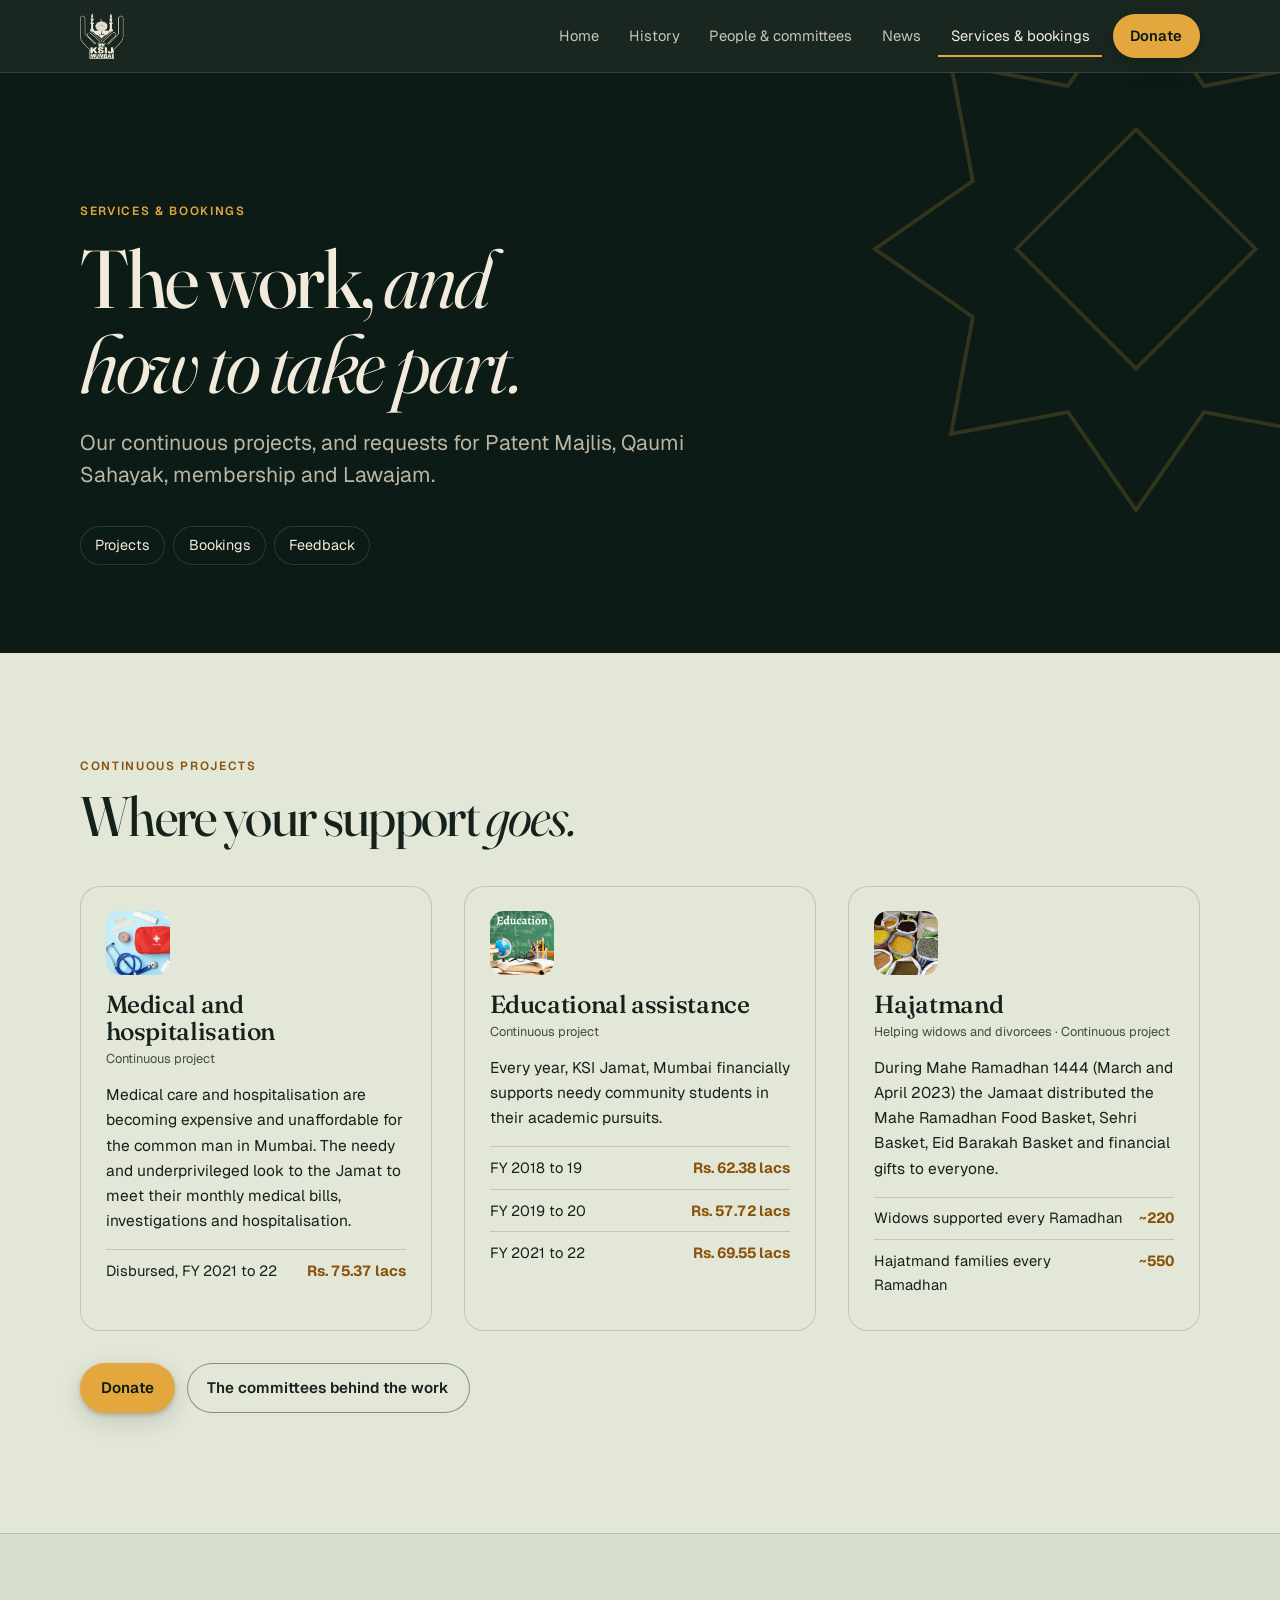
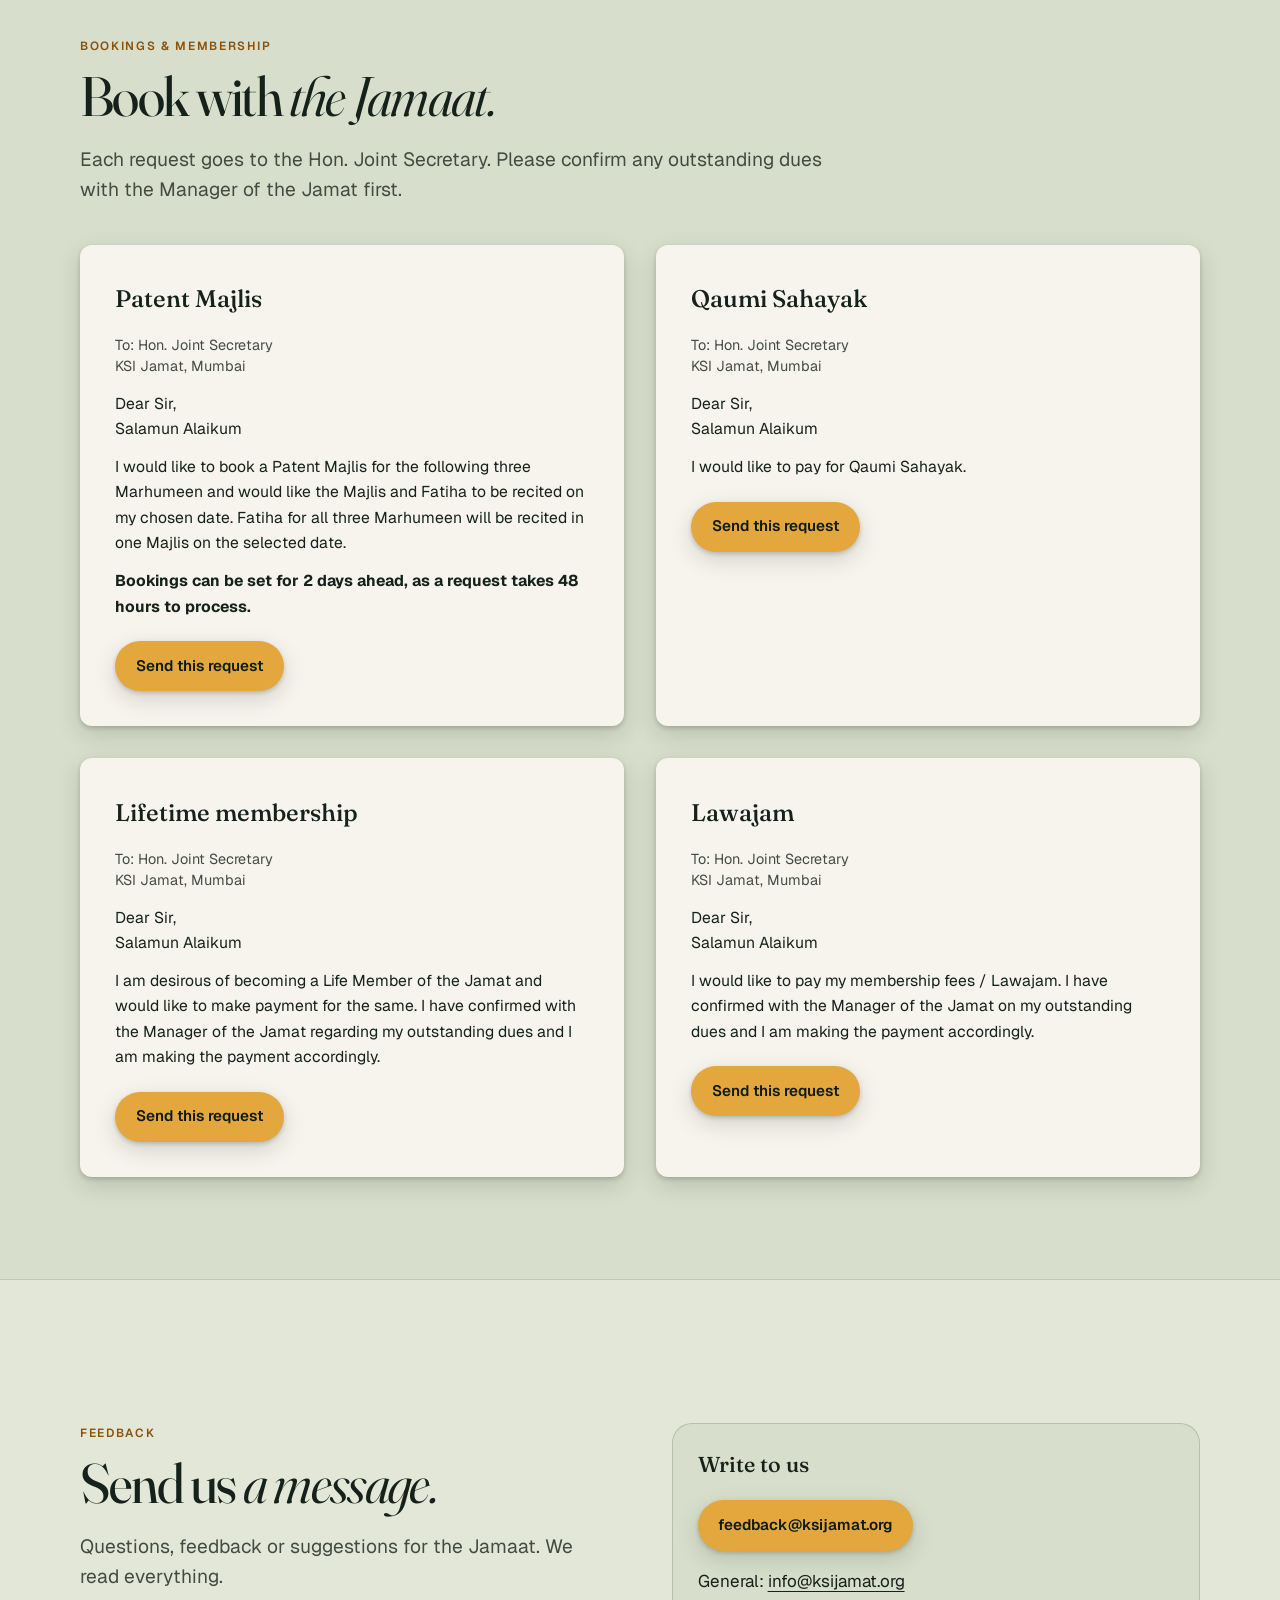
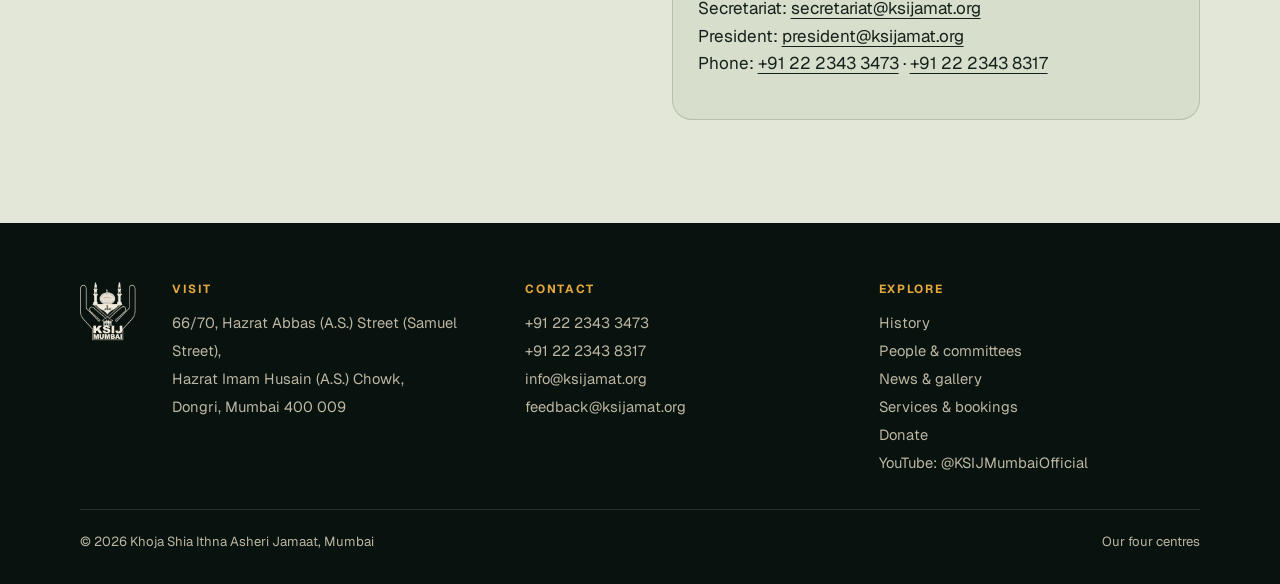
<file: services.html>
<!doctype html>
<html lang="en">
<head>
<meta charset="utf-8">
<meta name="viewport" content="width=device-width, initial-scale=1, viewport-fit=cover">
<title>Services & bookings · KSIJ Mumbai</title>
<meta name="description" content="Medical, educational and Hajatmand projects, bookings for Patent Majlis, Qaumi Sahayak, membership and Lawajam.">
<meta name="theme-color" content="#0C1B15">
<link rel="icon" type="image/png" href="assets/img/favicon.png">
<link rel="preconnect" href="https://fonts.googleapis.com">
<link rel="preconnect" href="https://fonts.gstatic.com" crossorigin>
<link href="https://fonts.googleapis.com/css2?family=Fraunces:ital,opsz,wght@0,9..144,300..700;1,9..144,300..600&family=Geist:wght@400;500;600&display=swap" rel="stylesheet">
<link rel="stylesheet" href="assets/site.css">
</head>
<body>
<header class="bar">
  <div class="wrap">
    <a class="bar__mark" href="index.html" aria-label="KSIJ Mumbai home"><img src="assets/img/ksij-logo-bone.png" alt="KSIJ Mumbai" width="682" height="729"></a>
    <nav aria-label="Main"><ul><li><a href="index.html">Home</a></li><li><a href="history.html">History</a></li><li><a href="people.html">People &amp; committees</a></li><li><a href="news.html">News</a></li><li><a href="services.html" aria-current="page">Services &amp; bookings</a></li><li><a class="btn" href="donate.html">Donate</a></li></ul></nav>
    <button class="menu" type="button" aria-expanded="false">Menu</button>
  </div>
</header>
<main>
<section class="plate-hero"><div class="wrap"><div class="label">Services &amp; bookings</div><h1 class="display">The work, <em>and how to take part.</em></h1><p>Our continuous projects, and requests for Patent Majlis, Qaumi Sahayak, membership and Lawajam.</p><nav class="toc" aria-label="On this page"><a href="#projects">Projects</a><a href="#bookings">Bookings</a><a href="#feedback">Feedback</a></nav></div></section>

<section class="sec" id="projects"><div class="wrap">
 <div class="label">Continuous projects</div>
 <h2 class="display">Where your support <em>goes.</em></h2>
 <div class="proj">
  <article class="rv" id="medical"><img src="assets/img/old/icon-medical.jpg" alt=""><h3>Medical and hospitalisation</h3><span class="tag">Continuous project</span>
   <p>Medical care and hospitalisation are becoming expensive and unaffordable for the common man in Mumbai. The needy and underprivileged look to the Jamat to meet their monthly medical bills, investigations and hospitalisation.</p>
   <ul class="figs"><li>Disbursed, FY 2021 to 22<b>Rs. 75.37 lacs</b></li></ul></article>
  <article class="rv" id="education"><img src="assets/img/old/icon-education.jpg" alt=""><h3>Educational assistance</h3><span class="tag">Continuous project</span>
   <p>Every year, KSI Jamat, Mumbai financially supports needy community students in their academic pursuits.</p>
   <ul class="figs"><li>FY 2018 to 19<b>Rs. 62.38 lacs</b></li><li>FY 2019 to 20<b>Rs. 57.72 lacs</b></li><li>FY 2021 to 22<b>Rs. 69.55 lacs</b></li></ul></article>
  <article class="rv" id="hajatmand"><img src="assets/img/old/icon-hajatmand.jpg" alt=""><h3>Hajatmand</h3><span class="tag">Helping widows and divorcees · Continuous project</span>
   <p>During Mahe Ramadhan 1444 (March and April 2023) the Jamaat distributed the Mahe Ramadhan Food Basket, Sehri Basket, Eid Barakah Basket and financial gifts to everyone.</p>
   <ul class="figs"><li>Widows supported every Ramadhan<b>~220</b></li><li>Hajatmand families every Ramadhan<b>~550</b></li></ul></article>
 </div>
 <p style="margin-top:2rem"><a class="btn" href="donate.html">Donate</a> <a class="btn btn--ghost" href="people.html#committees" style="margin-left:0.5rem">The committees behind the work</a></p>
</div></section>
<section class="sec sec--alt" id="bookings"><div class="wrap">
 <div class="label">Bookings &amp; membership</div>
 <h2 class="display">Book with <em>the Jamaat.</em></h2>
 <p class="lede">Each request goes to the Hon. Joint Secretary. Please confirm any outstanding dues with the Manager of the Jamat first.</p>
 <div class="letters">
  <article class="letter rv" id="patent-majlis"><h3>Patent Majlis</h3><div class="to">To: Hon. Joint Secretary<br>KSI Jamat, Mumbai</div><p>Dear Sir,<br>Salamun Alaikum</p><p>I would like to book a Patent Majlis for the following three Marhumeen and would like the Majlis and Fatiha to be recited on my chosen date. Fatiha for all three Marhumeen will be recited in one Majlis on the selected date.</p><p><b>Bookings can be set for 2 days ahead, as a request takes 48 hours to process.</b></p><a class="btn" href="mailto:secretariat@ksijamat.org?subject=Patent%20Majlis%20booking">Send this request</a></article>
  <article class="letter rv" id="qaumi-sahayak"><h3>Qaumi Sahayak</h3><div class="to">To: Hon. Joint Secretary<br>KSI Jamat, Mumbai</div><p>Dear Sir,<br>Salamun Alaikum</p><p>I would like to pay for Qaumi Sahayak.</p><a class="btn" href="mailto:secretariat@ksijamat.org?subject=Qaumi%20Sahayak%20payment">Send this request</a></article>
  <article class="letter rv" id="life-member"><h3>Lifetime membership</h3><div class="to">To: Hon. Joint Secretary<br>KSI Jamat, Mumbai</div><p>Dear Sir,<br>Salamun Alaikum</p><p>I am desirous of becoming a Life Member of the Jamat and would like to make payment for the same. I have confirmed with the Manager of the Jamat regarding my outstanding dues and I am making the payment accordingly.</p><a class="btn" href="mailto:secretariat@ksijamat.org?subject=Life%20Membership">Send this request</a></article>
  <article class="letter rv" id="lawajam"><h3>Lawajam</h3><div class="to">To: Hon. Joint Secretary<br>KSI Jamat, Mumbai</div><p>Dear Sir,<br>Salamun Alaikum</p><p>I would like to pay my membership fees / Lawajam. I have confirmed with the Manager of the Jamat on my outstanding dues and I am making the payment accordingly.</p><a class="btn" href="mailto:secretariat@ksijamat.org?subject=Membership%20fees%20%2F%20Lawajam">Send this request</a></article>
 </div>
</div></section>
<section class="sec" id="feedback"><div class="wrap"><div class="cols">
 <div class="rv"><div class="label">Feedback</div><h2 class="display">Send us <em>a message.</em></h2><p class="lede">Questions, feedback or suggestions for the Jamaat. We read everything.</p></div>
 <div class="rv aside-card" style="position:static"><h3>Write to us</h3><p><a class="btn" href="mailto:feedback@ksijamat.org">feedback@ksijamat.org</a></p><p style="margin-top:1rem">General: <a href="mailto:info@ksijamat.org">info@ksijamat.org</a><br>Secretariat: <a href="mailto:secretariat@ksijamat.org">secretariat@ksijamat.org</a><br>President: <a href="mailto:president@ksijamat.org">president@ksijamat.org</a><br>Phone: <a href="tel:+912223433473">+91 22 2343 3473</a> · <a href="tel:+912223438317">+91 22 2343 8317</a></p></div>
</div></div></section>

</main>
<footer class="foot">
  <div class="wrap">
    <img src="assets/img/ksij-logo-bone.png" alt="KSIJ Mumbai" width="682" height="729">
    <div><h4>Visit</h4><ul><li>66/70, Hazrat Abbas (A.S.) Street (Samuel Street),</li><li>Hazrat Imam Husain (A.S.) Chowk,</li><li>Dongri, Mumbai 400 009</li></ul></div>
    <div><h4>Contact</h4><ul><li><a href="tel:+912223433473">+91 22 2343 3473</a></li><li><a href="tel:+912223438317">+91 22 2343 8317</a></li><li><a href="mailto:info@ksijamat.org">info@ksijamat.org</a></li><li><a href="mailto:feedback@ksijamat.org">feedback@ksijamat.org</a></li></ul></div>
    <div><h4>Explore</h4><ul><li><a href="history.html">History</a></li><li><a href="people.html">People &amp; committees</a></li><li><a href="news.html">News &amp; gallery</a></li><li><a href="services.html">Services &amp; bookings</a></li><li><a href="donate.html">Donate</a></li><li><a href="https://www.youtube.com/@KSIJMumbaiOfficial">YouTube: @KSIJMumbaiOfficial</a></li></ul></div>
    <div class="fine"><span>© 2026 Khoja Shia Ithna Asheri Jamaat, Mumbai</span><span><a href="index.html#visit">Our four centres</a></span></div>
  </div>
</footer>
<script src="assets/vendor/motion.js"></script>
<script src="assets/site.js"></script>
</body>
</html>
</file>
<file: scrollcraft.css>
/* ============================================================================
   scrollcraft.css: the taste floor
   ----------------------------------------------------------------------------
   Two layers, and the split matters:

     TOKENS   what you override per brand. Colour roles, the type ramp, the
              spacing scale, elevation, motion. A brand is ~12 values.
     DEVICES  what the engine drives. Do not restyle these to taste; they are
              the mechanism. Style your own markup instead.

   Nothing here draws a "component". There are no card, badge, or pill classes,
   because a stylesheet that ships those is how every page built on it ends up
   with the same shapes. You get a floor and a vocabulary; the composition is
   yours.
   ========================================================================== */

/* ---------------------------------------------------------------- tokens -- */
:root {
  /* --- colour roles. Override these six and the page is rebranded. -------- */
  --sc-canvas:      #08090b;   /* the page ground. Drift interpolates this.   */
  --sc-surface:     #101217;   /* anything raised off the ground             */
  --sc-ink:         #f4f2ef;   /* primary text                               */
  --sc-ink-soft:    #9a9ba1;   /* secondary text. Tinted, never flat gray.   */
  --sc-accent:      #d8ff3e;   /* ONE accent. It owns a region, not confetti. */
  --sc-accent-ink:  #08090b;   /* text that sits on the accent               */

  --sc-hairline:    color-mix(in oklab, var(--sc-ink) 12%, transparent);
  --sc-hairline-strong: color-mix(in oklab, var(--sc-ink) 22%, transparent);

  /* --- type. Two families max. Display carries voice, text carries prose. - */
  --sc-font-display: "Instrument Sans", "Geist", system-ui, sans-serif;
  --sc-font-text:    "Geist", system-ui, sans-serif;
  --sc-font-mono:    "Geist Mono", ui-monospace, monospace;

  /* Fluid ramp. Tracking tightens as size grows because a face set at 6rem
     with 0 tracking reads loose; this is optical correction, not decoration. */
  --sc-t-xs:   clamp(0.75rem, 0.72rem + 0.15vw, 0.82rem);
  --sc-t-sm:   clamp(0.875rem, 0.84rem + 0.18vw, 0.95rem);
  --sc-t-base: clamp(1rem, 0.96rem + 0.22vw, 1.125rem);
  --sc-t-lg:   clamp(1.2rem, 1.1rem + 0.5vw, 1.5rem);
  --sc-t-xl:   clamp(1.6rem, 1.35rem + 1.2vw, 2.25rem);
  --sc-t-2xl:  clamp(2.1rem, 1.6rem + 2.4vw, 3.4rem);
  --sc-t-3xl:  clamp(2.8rem, 1.9rem + 4.2vw, 5rem);
  --sc-t-4xl:  clamp(3.4rem, 1.9rem + 6.6vw, 7.5rem);

  --sc-track-tight:  -0.035em;
  --sc-track-snug:   -0.02em;
  --sc-track-normal: -0.005em;
  --sc-track-wide:    0.08em;

  --sc-leading-none: 0.94;
  --sc-leading-tight: 1.06;
  --sc-leading-body: 1.62;

  --sc-measure: 62ch;

  /* --- space. 4px base: the useful middle steps an 8-only scale misses. --- */
  --sc-1: 0.25rem;  --sc-2: 0.5rem;   --sc-3: 0.75rem;  --sc-4: 1rem;
  --sc-5: 1.5rem;   --sc-6: 2rem;     --sc-7: 3rem;     --sc-8: 4rem;
  --sc-9: 6rem;     --sc-10: 8rem;    --sc-11: 12rem;

  /* Section rhythm is fluid so a phone doesn't inherit desktop air. */
  --sc-section: clamp(4.5rem, 9vw, 11rem);
  --sc-gutter:  clamp(1.25rem, 5vw, 5.5rem);
  --sc-maxw:    82rem;

  /* --- radius. Pick one scale for the page and hold it. ------------------- */
  --sc-r-sm: 6px;  --sc-r-md: 12px;  --sc-r-lg: 20px;  --sc-r-pill: 999px;

  /* --- elevation. Every shadow has an offset AND a soft blur, and is tinted
         to the canvas hue. A zero-offset coloured halo is decoration, not
         depth, so there isn't one here. ---------------------------------- */
  --sc-shadow-color: 220 40% 2%;
  --sc-e1: 0 1px 2px hsl(var(--sc-shadow-color) / 0.28),
           0 2px 6px -1px hsl(var(--sc-shadow-color) / 0.20);
  --sc-e2: 0 2px 4px hsl(var(--sc-shadow-color) / 0.24),
           0 8px 18px -4px hsl(var(--sc-shadow-color) / 0.30);
  --sc-e3: 0 4px 8px hsl(var(--sc-shadow-color) / 0.22),
           0 18px 40px -8px hsl(var(--sc-shadow-color) / 0.38),
           0 48px 90px -24px hsl(var(--sc-shadow-color) / 0.30);

  /* Edge light: a 1px top highlight sells a raised surface better than any
     amount of blur, because real raised things catch light on their lip. */
  --sc-edge: inset 0 1px 0 color-mix(in oklab, var(--sc-ink) 10%, transparent);

  /* --- motion. Built-in CSS easings are too weak for UI. ------------------ */
  --sc-ease-out:    cubic-bezier(0.23, 1, 0.32, 1);
  --sc-ease-in-out: cubic-bezier(0.77, 0, 0.175, 1);
  --sc-ease-drawer: cubic-bezier(0.32, 0.72, 0, 1);
  --sc-d-fast: 160ms;  --sc-d-base: 240ms;  --sc-d-slow: 420ms;

  --sc-z-stage: 1; --sc-z-copy: 20; --sc-z-chrome: 60;
}

/* --------------------------------------------------------------- reset -- */
*, *::before, *::after { box-sizing: border-box; }
html { -webkit-text-size-adjust: 100%; scroll-behavior: smooth; }
@media (prefers-reduced-motion: reduce) { html { scroll-behavior: auto; } }

body {
  margin: 0;
  background: var(--sc-canvas);
  color: var(--sc-ink);
  font-family: var(--sc-font-text);
  font-size: var(--sc-t-base);
  line-height: var(--sc-leading-body);
  letter-spacing: var(--sc-track-normal);
  -webkit-font-smoothing: antialiased;
  text-rendering: optimizeLegibility;
  font-synthesis-weight: none;
  overflow-x: clip;
}
img, video, canvas, svg { display: block; max-width: 100%; }
button, input, select, textarea { font: inherit; color: inherit; }

/* ------------------------------------------------- the browser surfaces --
   The parts you did not draw still carry the design. Selection, caret, focus
   ring, scrollbar and tabular numerals all ship with defaults that belong to no
   design system. Theming them is the cheapest signal that a page was built
   rather than assembled, and it is the step that gets skipped most reliably. */
::selection { background: var(--sc-accent); color: var(--sc-accent-ink); }
:root { caret-color: var(--sc-accent); accent-color: var(--sc-accent); }
:focus-visible {
  outline: 2px solid var(--sc-accent);
  outline-offset: 3px;
  border-radius: var(--sc-r-sm);
}
:where(a) { color: inherit; text-decoration-thickness: 1px; text-underline-offset: 0.22em; }
@supports (scrollbar-color: auto) {
  html { scrollbar-color: color-mix(in oklab, var(--sc-ink) 26%, transparent) transparent; scrollbar-width: thin; }
}
:where(table, .sc-nums, [data-sc-count]) { font-variant-numeric: tabular-nums; }

/* ----------------------------------------------------------- typography -- */
.sc-display {
  font-family: var(--sc-font-display);
  font-weight: 500;
  line-height: var(--sc-leading-none);
  letter-spacing: var(--sc-track-tight);
  text-wrap: balance;
  margin: 0;
}
.sc-display--xl { font-size: var(--sc-t-4xl); }
.sc-display--lg { font-size: var(--sc-t-3xl); }
.sc-display--md { font-size: var(--sc-t-2xl); letter-spacing: var(--sc-track-snug); }
.sc-lede {
  font-size: var(--sc-t-lg);
  line-height: 1.44;
  letter-spacing: var(--sc-track-snug);
  color: var(--sc-ink);
  max-width: 46ch;
  text-wrap: pretty;
  margin: 0;
}
.sc-body { max-width: var(--sc-measure); color: var(--sc-ink-soft); text-wrap: pretty; margin: 0; }
.sc-label {
  font-family: var(--sc-font-mono);
  font-size: var(--sc-t-xs);
  letter-spacing: var(--sc-track-wide);
  text-transform: uppercase;
  color: var(--sc-ink-soft);
}

/* ---------------------------------------------------------------- layout -- */
.sc-wrap { width: 100%; max-width: var(--sc-maxw); margin-inline: auto; padding-inline: var(--sc-gutter); }
.sc-section { padding-block: var(--sc-section); }
/* More space above a heading than below it: the gap belongs to the boundary,
   not to the pair. */
.sc-stack > * + * { margin-top: var(--sc-4); }
.sc-stack > :is(h1,h2,h3) { margin-top: var(--sc-7); }
.sc-stack > :is(h1,h2,h3):first-child { margin-top: 0; }
.sc-rule { height: 1px; border: 0; background: var(--sc-hairline); margin: 0; }

/* =============================================================== DEVICES ==
   Driven by the engine. Restyle your own markup, not these.                */

.sc-act--pinned { position: relative; }
.sc-stage {
  position: sticky; top: 0;
  height: 100vh; height: 100svh;
  overflow: clip;
  z-index: var(--sc-z-stage);
}

/* scrub / sequence media */
.sc-stage :is(video[data-sc-scrub], canvas[data-sc-sequence], .sc-stage__poster) {
  position: absolute; inset: 0;
  width: 100%; height: 100%;
  object-fit: cover;
}
video[data-sc-scrub] { opacity: 0; transition: opacity 380ms var(--sc-ease-out); }
.sc-has-clip video[data-sc-scrub] { opacity: 1; }
/* The poster is a live frame-holder, not a placeholder: it stays up until a
   real video frame has painted, which is what stops the blank-stage flash. */
.sc-stage__poster { z-index: 0; transition: opacity 380ms var(--sc-ease-out); }
.sc-has-clip .sc-stage__poster { opacity: 0; }

/* A scrim only where text sits. A full-frame darkening layer flattens the
   image everywhere to fix contrast in one corner. */
.sc-scrim {
  position: absolute; inset: 0; pointer-events: none; z-index: 1;
  background: linear-gradient(
    var(--sc-scrim-angle, 180deg),
    color-mix(in oklab, var(--sc-canvas) var(--sc-scrim-a, 78%), transparent) 0%,
    color-mix(in oklab, var(--sc-canvas) 30%, transparent) 42%,
    transparent 68%);
}
/* Point the scrim at the copy. A scrim gradient that darkens the top while the
   copy sits at the bottom fixes contrast nowhere and flattens the image
   everywhere, which is the most common way text-over-video goes wrong. */
.sc-scrim--bottom { --sc-scrim-angle: 0deg; }
.sc-scrim--left   { --sc-scrim-angle: 90deg; }
.sc-scrim--right  { --sc-scrim-angle: 270deg; }

/* Corner scrims, for copy anchored to a corner. An edge gradient has to darken
   a whole band across the frame to cover one corner; a corner gradient puts the
   density where the text is and leaves the rest of the image alone. Pair with
   .sc-copy--lead / .sc-copy--trail. */
.sc-scrim--lead {
  background: linear-gradient(to top right,
    color-mix(in oklab, var(--sc-canvas) 94%, transparent) 0%,
    color-mix(in oklab, var(--sc-canvas) 72%, transparent) 30%,
    color-mix(in oklab, var(--sc-canvas) 30%, transparent) 52%,
    transparent 72%);
}
.sc-scrim--trail {
  background: linear-gradient(to top left,
    color-mix(in oklab, var(--sc-canvas) 94%, transparent) 0%,
    color-mix(in oklab, var(--sc-canvas) 72%, transparent) 30%,
    color-mix(in oklab, var(--sc-canvas) 30%, transparent) 52%,
    transparent 72%);
}
/* A band across the bottom, for copy that spans the full width of the frame.
   That is what both corner anchors become below 860px, and it is also the right
   shape whenever the copy block is wider than a corner. */
.sc-scrim--band {
  background: linear-gradient(to top,
    color-mix(in oklab, var(--sc-canvas) 94%, transparent) 0%,
    color-mix(in oklab, var(--sc-canvas) 74%, transparent) 22%,
    color-mix(in oklab, var(--sc-canvas) 30%, transparent) 42%,
    transparent 58%);
}
.sc-scrim--vignette {
  background: radial-gradient(120% 90% at 50% 45%, transparent 40%,
              color-mix(in oklab, var(--sc-canvas) 70%, transparent) 100%);
}

/* copy over a stage.
   max-width is in rem, never ch. A `ch` on this container resolves against the
   CONTAINER's font-size (body size), not the display size of the heading inside
   it, so `max-width: 20ch` here silently produces a ~180px column and wraps a
   hero headline to six lines. Set a ch measure on the text element itself. */
.sc-copy {
  position: absolute; z-index: var(--sc-z-copy);
  inset-inline: var(--sc-gutter);
  max-width: min(46rem, 76vw);
  will-change: opacity, transform;
}
.sc-copy--lead   { left: var(--sc-gutter); bottom: clamp(3rem, 12vh, 9rem); }
/* inset-inline FIRST. It is the shorthand for left+right, so declaring it after
   `left: 50%` resets left to auto and the block drifts off the left edge. */
.sc-copy--center { inset-inline: auto; left: 50%; top: 50%; translate: -50% -50%; text-align: center; }
.sc-copy--trail  { inset-inline: auto; right: var(--sc-gutter); bottom: clamp(3rem, 12vh, 9rem); text-align: right; }

/* cue defaults: the engine writes opacity/transform inline, these are the
   pre-paint state so nothing flashes before the first read() */
[data-sc-cue] { opacity: 0; will-change: opacity, transform; }
.sc-ready [data-sc-cue] { transition: none; }

/* kinetic split */
.sc-split { display: inline-block; overflow: hidden; vertical-align: top; }
/* Descenders live below the baseline; a line mask clipped to the line box eats
   the tails off g, y, p, j. The padding buys them room back. */
.sc-split--line { display: block; padding-bottom: 0.14em; margin-bottom: -0.14em; }
.sc-split__i { display: inline-block; will-change: transform, opacity; }
.sc-is-split { opacity: 1 !important; }

/* horizontal rail */
[data-sc-pan] { display: flex; will-change: transform; }

/* reveal + parallax */
[data-sc-reveal] { will-change: clip-path; }
[data-sc-parallax] { will-change: transform; }

/* flow reveal (fires once) */
[data-sc-in], [data-sc-stagger] > * {
  opacity: 0;
  transform: translate3d(0, 14px, 0);
  transition: opacity 620ms var(--sc-ease-out), transform 620ms var(--sc-ease-out);
}
[data-sc-in].sc-in, [data-sc-stagger] > .sc-in { opacity: 1; transform: none; }

/* pointer devices */
[data-sc-tilt] { transform-style: preserve-3d; will-change: transform; }
[data-sc-magnet] { will-change: transform; }
/* isolation always; position only if nothing more specific already set it.
   Written with :where() (zero specificity) on purpose: a plain `position:
   relative` here has the same weight as `.sc-stage` and, being later in the
   file, silently wins. A stage carrying both attributes then stops being
   sticky and the whole act scrolls away instead of pinning. */
[data-sc-spotlight] { isolation: isolate; }
:where([data-sc-spotlight]) { position: relative; }
[data-sc-spotlight]::after {
  content: ""; position: absolute; inset: 0; pointer-events: none; z-index: 2;
  background: radial-gradient(
    28rem 28rem at calc(var(--sc-mx, 0.5) * 100%) calc(var(--sc-my, 0.5) * 100%),
    color-mix(in oklab, var(--sc-accent) 16%, transparent), transparent 70%);
  opacity: 0; transition: opacity var(--sc-d-slow) var(--sc-ease-out);
}
[data-sc-spotlight]:hover::after { opacity: 1; }

/* =========================================================== WORLDFLIGHT ==
   One fixed stage for the whole page. The only thing in document flow is the
   spacer, and it is empty. If you find yourself adding a section here, you want
   act mode instead: the moment a real block scrolls past the fixed stage, the
   page has a seam again and the whole point is gone.                        */

[data-sc-mode="worldflight"] { position: relative; }

.sc-world {
  position: fixed; inset: 0;
  overflow: clip;
  z-index: var(--sc-z-stage);
  background: var(--sc-canvas);
}

/* Every leg is mounted for the life of the page and stacked in the same box.
   The engine owns opacity, visibility and z-index here; do not set them. */
.sc-world__seg {
  position: absolute; inset: 0;
  opacity: 0;
  will-change: opacity;
}
.sc-world__seg > :is(video, img, canvas) {
  position: absolute; inset: 0;
  width: 100%; height: 100%;
  object-fit: cover;
}
/* The poster is the frame-holder AND the first camera move: the engine pushes
   it in slowly until a real decoded frame is available to replace it. */
.sc-world__poster {
  z-index: 0;
  transform-origin: 50% 50%;
  transition: opacity 420ms var(--sc-ease-out);
}
.sc-world__seg > video { z-index: 1; }
.sc-world__seg.sc-has-clip .sc-world__poster { opacity: 0; }
/* The act stylesheet lights a clip through its ancestor act. A worldflight leg
   has no act, so match the class the engine also writes on the clip itself. */
video[data-sc-scrub].sc-has-clip { opacity: 1; }

/* The copy layer is fixed too, and inert by default: the engine hands
   pointer-events back to a block only while it is actually legible. */
.sc-world__copy {
  position: fixed; inset: 0;
  z-index: var(--sc-z-copy);
  pointer-events: none;
}
.sc-world__scrim { position: absolute; inset: 0; pointer-events: none; z-index: 0; }
[data-sc-copy] {
  opacity: 0;
  pointer-events: none;
  will-change: opacity, transform;
}
.sc-ready [data-sc-copy] { transition: none; }

/* The track. Empty on purpose. */
.sc-world__spacer { pointer-events: none; }

/* scroll progress */
[data-sc-progress] {
  position: fixed; inset: 0 0 auto 0; height: 2px; z-index: var(--sc-z-chrome);
  background: var(--sc-accent); transform-origin: 0 50%; transform: scaleX(0);
  will-change: transform;
}

/* ----------------------------------------------------------- atmosphere --
   Depth is not only shadow. Grain keeps a flat dark ground from banding, and
   it is the difference between "a dark page" and "a lit room". */
.sc-grain { position: fixed; inset: 0; pointer-events: none; z-index: 3; opacity: 0.045; }
.sc-grain::before {
  content: ""; position: absolute; inset: -50%;
  background-image: url("data:image/svg+xml;utf8,<svg xmlns='http://www.w3.org/2000/svg' width='140' height='140'><filter id='n'><feTurbulence type='fractalNoise' baseFrequency='0.85' numOctaves='3'/></filter><rect width='140' height='140' filter='url(%23n)'/></svg>");
}

/* -------------------------------------------------------- reduced motion -- */
@media (prefers-reduced-motion: reduce) {
  /* Fewer and gentler, not zero. Opacity still carries the reveal so the page
     is comprehensible; every position change is dropped. */
  [data-sc-in], [data-sc-stagger] > * { transform: none; transition-duration: 220ms; }
  [data-sc-parallax], [data-sc-pan], .sc-split__i { transform: none !important; }
  /* A wipe is a position change too. Show reveal content settled. */
  [data-sc-reveal] { clip-path: none !important; }
  /* A rail's transform IS its navigation, not decoration. Zeroing it the way
     parallax and kinetic type are zeroed parks the act on its first screenful
     and makes everything past the fold unreachable: a device degrading into
     missing content. Hand the travel back to the reader as an ordinary scroll
     region instead, so the same items are all still gettable without motion.
     A build that would rather re-lay the rail out as a grid can still do that;
     this is the floor, not the ceiling. */
  [data-sc-act="pan"] .sc-stage,
  [data-sc-act="pan"] [data-sc-stage] {
    overflow-x: auto; overflow-y: hidden;
    overscroll-behavior-x: contain;
    scroll-snap-type: x proximity;
  }
  [data-sc-pan] > * { scroll-snap-align: center; }
  [data-sc-spotlight]::after { display: none; }
  /* A worldflight keeps its whole story here. No clip is ever fetched, so the
     posters are the film, and they cross-dissolve through exactly the same
     seams at exactly the same scroll positions. The push-in and the copy drift
     are the only things that go. */
  .sc-world__poster, [data-sc-copy] { transform: none !important; }
}

/* --------------------------------------------------------------- mobile -- */
@media (max-width: 860px) {
  .sc-copy { inset-inline: var(--sc-gutter); max-width: none; }
  .sc-copy--trail { text-align: left; }
  .sc-stage { height: 100svh; }
  /* .sc-copy--trail re-anchors to the left and spans the full width here, so a
     bottom-RIGHT corner gradient darkens the one corner the copy just left and
     guarantees a contrast failure over any bright clip. Point the density at
     the copy: the same band .sc-scrim--band paints. */
  .sc-scrim--trail {
    background: linear-gradient(to top,
      color-mix(in oklab, var(--sc-canvas) 94%, transparent) 0%,
      color-mix(in oklab, var(--sc-canvas) 74%, transparent) 22%,
      color-mix(in oklab, var(--sc-canvas) 30%, transparent) 42%,
      transparent 58%);
  }
}
</file>
<file: assets/site.css>
/* KSIJ Mumbai: inner pages. Same tokens as the home page, a document grammar
   instead of a scroll film: title plate, then paper chapters. */
:root {
  --canvas: #0C1B15; --surface: #13271F; --deep: #08120E;
  --ink: #F2EBDC; --ink-soft: #BDB6A3; --accent: #E3A73E; --accent-ink: #0C1B15;
  --paper: #E2E7D8; --paper-2: #D7DECB; --paper-ink: #15211B; --paper-soft: #434C43; --paper-acc: #8A520B;
  --hair: color-mix(in oklab, var(--paper-ink) 16%, transparent);
  --hair-d: color-mix(in oklab, var(--ink) 14%, transparent);
  --display: "Fraunces", Georgia, serif; --text: "Geist", system-ui, sans-serif;
  --gutter: clamp(1.25rem, 5vw, 5rem); --maxw: 78rem;
  --r-sm: 6px; --r-md: 12px; --r-lg: 20px; --pill: 999px;
  --ease: cubic-bezier(0.23, 1, 0.32, 1);
  --e2: 0 2px 4px hsl(150 45% 4% / 0.18), 0 8px 24px hsl(150 45% 4% / 0.14);
  --e3: 0 4px 8px hsl(150 45% 4% / 0.2), 0 24px 60px hsl(150 45% 4% / 0.22);
}
* { box-sizing: border-box; }
html { scroll-behavior: smooth; -webkit-text-size-adjust: 100%; }
@media (prefers-reduced-motion: reduce) { html { scroll-behavior: auto; } }
body { margin: 0; font-family: var(--text); font-size: 1.0625rem; line-height: 1.62; background: var(--paper); color: var(--paper-ink); -webkit-font-smoothing: antialiased; }
::selection { background: var(--accent); color: var(--accent-ink); }
img { max-width: 100%; display: block; }
a { color: inherit; text-underline-offset: 0.25em; }
:focus-visible { outline: 2px solid var(--accent); outline-offset: 3px; border-radius: 4px; }
h1, h2, h3 { text-wrap: balance; }
p { text-wrap: pretty; }
.wrap { width: 100%; max-width: var(--maxw); margin-inline: auto; padding-inline: var(--gutter); }
.label { font-size: 0.74rem; letter-spacing: 0.14em; text-transform: uppercase; font-weight: 600; color: var(--paper-acc); }
.display { font-family: var(--display); font-weight: 420; font-variation-settings: "opsz" 144; letter-spacing: -0.03em; line-height: 1.04; }
.display em { font-style: italic; font-weight: 360; }

/* Bar */
.bar { position: sticky; top: 0; z-index: 50; background: color-mix(in oklab, var(--canvas) 94%, transparent); backdrop-filter: blur(10px); -webkit-backdrop-filter: blur(10px); color: var(--ink); border-bottom: 1px solid var(--hair-d); }
.bar .wrap { display: flex; align-items: center; justify-content: space-between; gap: 1.5rem; min-height: 72px; }
.bar__mark img { height: 50px; width: auto; }
.bar nav ul { list-style: none; margin: 0; padding: 0; display: flex; gap: 0.25rem; align-items: center; }
.bar nav a { display: inline-block; padding: 0.55rem 0.8rem; border-radius: var(--pill); text-decoration: none; font-size: 0.92rem; opacity: 0.8; transition: opacity 160ms var(--ease), background-color 160ms var(--ease); }
.bar nav a:hover { opacity: 1; background: color-mix(in oklab, var(--ink) 8%, transparent); }
.bar nav a[aria-current="page"] { opacity: 1; box-shadow: inset 0 -2px 0 var(--accent); border-radius: 0; }
.btn { display: inline-flex; align-items: center; gap: 0.5rem; padding: 0.8rem 1.3rem; border-radius: var(--pill); background: var(--accent); color: var(--accent-ink) !important; font-weight: 600; text-decoration: none; font-size: 0.95rem; box-shadow: var(--e2); white-space: nowrap; transition: transform 140ms var(--ease), background-color 160ms var(--ease); cursor: pointer; border: 0; font-family: inherit; }
.btn:hover { background: color-mix(in oklab, var(--accent) 88%, white); }
.btn:active { transform: scale(0.97); }
.btn--ghost { background: transparent; color: inherit !important; box-shadow: inset 0 0 0 1px color-mix(in oklab, currentColor 45%, transparent); }
.bar nav .btn { opacity: 1; padding: 0.6rem 1.1rem; margin-left: 0.4rem; }
.menu { display: none; font: inherit; font-weight: 600; color: inherit; background: none; border: 1px solid color-mix(in oklab, currentColor 40%, transparent); border-radius: var(--pill); padding: 0.55rem 1rem; min-height: 44px; cursor: pointer; }

/* Title plate */
.plate-hero { background: var(--canvas); color: var(--ink); position: relative; overflow: hidden; padding: clamp(4rem, 10vw, 8rem) 0 clamp(3rem, 7vw, 5.5rem); }
.plate-hero::after { content: ""; position: absolute; right: -8rem; top: -6rem; width: 34rem; height: 34rem; background: url("data:image/svg+xml,%3Csvg xmlns='http://www.w3.org/2000/svg' viewBox='-50 -50 100 100'%3E%3Cpath fill='none' stroke='%23E3A73E' stroke-width='0.7' d='M0-48 L12.5-30 L34-34 L30-12.5 L48 0 L30 12.5 L34 34 L12.5 30 L0 48 L-12.5 30 L-34 34 L-30 12.5 L-48 0 L-30-12.5 L-34-34 L-12.5-30Z M0-22 L22 0 L0 22 L-22 0Z'/%3E%3C/svg%3E") center / contain no-repeat; opacity: 0.18; pointer-events: none; }
.plate-hero .label { color: var(--accent); }
.plate-hero h1 { font-size: clamp(2.6rem, 1.6rem + 4.4vw, 5.6rem); margin: 1rem 0 0; max-width: 16ch; }
.plate-hero p { font-size: clamp(1.1rem, 1rem + 0.4vw, 1.35rem); color: var(--ink-soft); max-width: 48ch; margin: 1.3rem 0 0; line-height: 1.5; }
.toc { display: flex; flex-wrap: wrap; gap: 0.5rem; margin-top: 2.2rem; }
.toc a { padding: 0.5rem 0.95rem; border-radius: var(--pill); box-shadow: inset 0 0 0 1px var(--hair-d); text-decoration: none; font-size: 0.9rem; color: var(--ink); transition: background-color 160ms var(--ease); }
.toc a:hover { background: color-mix(in oklab, var(--ink) 9%, transparent); }

/* Sections */
.sec { padding: clamp(3.5rem, 8vw, 7rem) 0; scroll-margin-top: 72px; }
.sec + .sec { border-top: 1px solid var(--hair); }
.sec--alt { background: var(--paper-2); }
.sec--dark { background: var(--canvas); color: var(--ink); --hair: var(--hair-d); }
.sec--dark .label { color: var(--accent); }
.sec h2 { font-size: clamp(2rem, 1.4rem + 2.6vw, 3.6rem); margin: 0.8rem 0 0; max-width: 22ch; }
.sec .lede { font-size: 1.2rem; line-height: 1.55; color: var(--paper-soft); max-width: 58ch; margin: 1.2rem 0 0; }
.sec--dark .lede { color: var(--ink-soft); }
.prose { max-width: 68ch; }
.prose p { margin: 0 0 1.15em; }
.prose h3 { font-family: var(--display); font-weight: 500; font-size: 1.6rem; letter-spacing: -0.015em; margin: 2.2em 0 0.6em; }
.cols { display: grid; grid-template-columns: minmax(0, 1fr) minmax(0, 1fr); gap: clamp(2rem, 5vw, 5rem); margin-top: 2.5rem; align-items: start; }
.cols--wide { grid-template-columns: minmax(0, 1.35fr) minmax(0, 0.65fr); }
.aside-card { position: sticky; top: 96px; background: var(--paper-2); border-radius: var(--r-lg); padding: 1.6rem; box-shadow: inset 0 0 0 1px var(--hair); }
.sec--alt .aside-card { background: var(--paper); }
.aside-card h3 { margin: 0 0 0.6rem; font-family: var(--display); font-weight: 500; font-size: 1.35rem; }
.dl { display: flex; align-items: center; gap: 0.9rem; padding: 0.9rem; border-radius: var(--r-md); background: var(--paper); box-shadow: inset 0 0 0 1px var(--hair); text-decoration: none; margin-top: 0.8rem; transition: transform 160ms var(--ease); }
.dl:hover { transform: translateY(-2px); }
.dl img { width: 72px; height: 54px; object-fit: cover; border-radius: 6px; }
.dl b { display: block; font-size: 0.95rem; line-height: 1.3; }
.dl span { font-size: 0.8rem; color: var(--paper-soft); }

/* Timeline */
.tl { list-style: none; margin: 2.5rem 0 0; padding: 0; border-left: 1px solid var(--hair); }
.tl li { position: relative; padding: 0 0 2rem 1.8rem; }
.tl li::before { content: ""; position: absolute; left: -5px; top: 0.55rem; width: 9px; height: 9px; border-radius: 50%; background: var(--paper-acc); }
.tl .when { font-family: var(--display); font-size: 1.3rem; font-weight: 500; color: var(--paper-acc); display: block; }
.tl p { margin: 0.3rem 0 0; max-width: 62ch; }

/* Portrait grids */
.portraits { display: grid; grid-template-columns: repeat(auto-fill, minmax(12rem, 1fr)); gap: clamp(1rem, 2vw, 1.75rem); margin-top: 2.5rem; }
.portrait { margin: 0; }
.portrait .ph { border-radius: var(--r-md); overflow: hidden; background: var(--paper-2); box-shadow: var(--e2); aspect-ratio: 2 / 3; }
.portrait .ph img { width: 100%; height: 100%; object-fit: cover; filter: sepia(0.18) contrast(1.02); }
.portrait figcaption { margin-top: 0.75rem; font-weight: 600; line-height: 1.35; }
.portrait figcaption span { display: block; font-weight: 400; font-size: 0.88rem; color: var(--paper-soft); }

/* Office bearers */
.bearers { display: grid; gap: clamp(2.5rem, 5vw, 4rem); margin-top: 3rem; }
.bearer { display: grid; grid-template-columns: clamp(10rem, 22vw, 17rem) 1fr; gap: clamp(1.5rem, 4vw, 3.5rem); align-items: start; }
.bearer .ph { border-radius: var(--r-lg); overflow: hidden; aspect-ratio: 1; box-shadow: var(--e3); background: var(--paper-2); }
.bearer .ph img { width: 100%; height: 100%; object-fit: cover; }
.bearer h3 { font-family: var(--display); font-weight: 450; font-size: clamp(1.6rem, 1.2rem + 1.4vw, 2.4rem); letter-spacing: -0.02em; margin: 0.3rem 0 0.2rem; line-height: 1.1; }
.bearer .role { font-size: 0.78rem; letter-spacing: 0.14em; text-transform: uppercase; font-weight: 600; color: var(--paper-acc); }
.bearer .contact { display: flex; flex-wrap: wrap; gap: 0.5rem 1.2rem; margin: 0.9rem 0 1.1rem; font-size: 0.95rem; }
.bearer .contact a { font-weight: 600; text-decoration-color: var(--paper-acc); }
.bearer p { margin: 0 0 0.9em; max-width: 70ch; }
.bearer details { margin-top: 0.3rem; }
.bearer summary { cursor: pointer; font-weight: 600; color: var(--paper-acc); list-style: none; }
.bearer summary::-webkit-details-marker { display: none; }
.bearer summary::after { content: " +"; }
.bearer details[open] summary::after { content: " −"; }

/* Boards */
.boards { columns: 3 20rem; column-gap: clamp(1.25rem, 2.5vw, 2rem); margin-top: 2.5rem; }
.board { break-inside: avoid; margin: 0 0 clamp(1.25rem, 2.5vw, 2rem); background: var(--paper); border-radius: var(--r-lg); padding: 1.4rem 1.4rem 0.6rem; box-shadow: inset 0 0 0 1px var(--hair); scroll-margin-top: 90px; }
.sec--alt .board { background: var(--paper); }
.board h3 { font-family: var(--display); font-weight: 500; font-size: 1.4rem; letter-spacing: -0.015em; margin: 0; }
.board .term { font-size: 0.82rem; color: var(--paper-soft); margin: 0.2rem 0 0.8rem; }
.board ul { list-style: none; margin: 0; padding: 0; }
.board li { display: flex; justify-content: space-between; align-items: baseline; gap: 0.8rem; padding: 0.62rem 0; border-top: 1px solid var(--hair); font-size: 0.95rem; }
.board li small { color: var(--paper-soft); font-size: 0.8rem; margin-left: 0.35rem; }
.board li a { font-variant-numeric: tabular-nums; white-space: nowrap; font-size: 0.88rem; color: var(--paper-soft); text-decoration: none; }
.board li a:hover { color: var(--paper-acc); text-decoration: underline; }
.board h4 { margin: 1.2rem 0 0.2rem; font-size: 0.78rem; letter-spacing: 0.12em; text-transform: uppercase; color: var(--paper-acc); }

/* Rolls */
.rolls { display: grid; grid-template-columns: repeat(2, minmax(0, 1fr)); gap: clamp(2rem, 5vw, 5rem); margin-top: 2.5rem; }
.roll { list-style: none; margin: 0; padding: 0; counter-reset: r; }
.roll li { display: flex; justify-content: space-between; gap: 1rem; padding: 0.6rem 0; border-top: 1px solid var(--hair); font-size: 0.97rem; }
.roll li span { color: var(--paper-soft); font-variant-numeric: tabular-nums; white-space: nowrap; }
.roll--num li { counter-increment: r; justify-content: flex-start; }
.roll--num li::before { content: counter(r); width: 2.2rem; flex: none; color: var(--paper-soft); font-variant-numeric: tabular-nums; }
.roll-wrap h3 { font-family: var(--display); font-weight: 500; font-size: 1.6rem; margin: 0 0 0.9rem; }

/* News */
.news { display: grid; gap: clamp(3rem, 6vw, 5rem); margin-top: 3rem; }
.story { display: grid; grid-template-columns: minmax(0, 0.9fr) minmax(0, 1.1fr); gap: clamp(1.5rem, 4vw, 3.5rem); align-items: start; scroll-margin-top: 90px; }
.story:nth-child(even) { grid-template-columns: minmax(0, 1.1fr) minmax(0, 0.9fr); }
.story:nth-child(even) .story__media { order: 2; }
.story__media { display: grid; gap: 0.75rem; }
.story__media img { border-radius: var(--r-md); box-shadow: var(--e2); width: 100%; height: auto; cursor: zoom-in; }
.story time { font-size: 0.85rem; color: var(--paper-soft); font-variant-numeric: tabular-nums; }
.story h3 { font-family: var(--display); font-weight: 450; font-size: clamp(1.6rem, 1.2rem + 1.3vw, 2.3rem); letter-spacing: -0.02em; line-height: 1.1; margin: 0.4rem 0 1rem; }
.story p { margin: 0 0 0.9em; }
.story ul { margin: 0 0 1em; padding-left: 1.1rem; }
.gu { font-size: 0.98rem; color: var(--paper-soft); border-left: 2px solid var(--hair); padding-left: 1rem; margin-top: 1rem; }
.notice { display: grid; grid-template-columns: repeat(auto-fill, minmax(17rem, 1fr)); gap: 1rem; margin-top: 2rem; }
.notice article { background: var(--paper); border-radius: var(--r-md); padding: 1.2rem 1.3rem; box-shadow: inset 0 0 0 1px var(--hair); }
.notice h4 { margin: 0 0 0.5rem; font-family: var(--display); font-weight: 500; font-size: 1.2rem; }
.notice dl { margin: 0; display: grid; grid-template-columns: auto 1fr; gap: 0.25rem 0.8rem; font-size: 0.9rem; }
.notice dt { color: var(--paper-soft); }
.notice dd { margin: 0; }

/* Gallery */
.gallery { display: grid; grid-template-columns: repeat(12, minmax(0, 1fr)); gap: 0.9rem; margin-top: 2.5rem; }
.gallery figure { margin: 0; grid-column: span 4; }
.gallery figure.w { grid-column: span 8; }
.gallery img { width: 100%; aspect-ratio: 16 / 9; object-fit: cover; border-radius: var(--r-md); box-shadow: var(--e2); cursor: zoom-in; }
.gallery figcaption { font-size: 0.85rem; color: var(--paper-soft); margin-top: 0.5rem; }
.sec--dark .gallery figcaption { color: var(--ink-soft); }

/* Donate */
.pay { display: grid; grid-template-columns: repeat(2, minmax(0, 1fr)); gap: clamp(1.25rem, 3vw, 2.5rem); margin-top: 2.5rem; }
.acct { background: var(--paper); border-radius: var(--r-lg); padding: clamp(1.4rem, 3vw, 2.2rem); box-shadow: inset 0 0 0 1px var(--hair), var(--e2); }
.sec--alt .acct { background: var(--paper); }
.acct h3 { font-family: var(--display); font-weight: 500; font-size: 1.6rem; margin: 0.4rem 0 1rem; letter-spacing: -0.015em; }
.acct dl { display: grid; grid-template-columns: minmax(8rem, auto) 1fr; gap: 0; margin: 0; }
.acct dt, .acct dd { padding: 0.65rem 0; border-top: 1px solid var(--hair); margin: 0; font-size: 0.95rem; }
.acct dt { color: var(--paper-soft); padding-right: 1rem; }
.acct dd { font-weight: 600; font-variant-numeric: tabular-nums; display: flex; justify-content: space-between; gap: 0.6rem; align-items: center; flex-wrap: wrap; }
.copy { font: inherit; font-size: 0.75rem; font-weight: 600; padding: 0.3rem 0.65rem; border-radius: var(--pill); border: 0; background: color-mix(in oklab, var(--paper-acc) 14%, transparent); color: var(--paper-acc); cursor: pointer; min-height: 30px; }
.copy:hover { background: color-mix(in oklab, var(--paper-acc) 22%, transparent); }
.acct .note { font-size: 0.9rem; color: var(--paper-soft); margin: 1rem 0 0; }
.qr { background: #fff; border-radius: var(--r-md); padding: 0.8rem; box-shadow: var(--e2); margin-top: 1rem; cursor: zoom-in; }
.quote { font-family: var(--display); font-size: clamp(1.5rem, 1.1rem + 1.6vw, 2.5rem); line-height: 1.25; font-weight: 360; max-width: 34ch; margin: 1.2rem 0 0; }

/* Services & bookings */
.proj { display: grid; grid-template-columns: repeat(3, minmax(0, 1fr)); gap: clamp(1rem, 2.5vw, 2rem); margin-top: 2.5rem; }
.proj article { background: var(--paper); border-radius: var(--r-lg); padding: 1.6rem; box-shadow: inset 0 0 0 1px var(--hair); display: flex; flex-direction: column; scroll-margin-top: 90px; }
.proj img { width: 64px; height: 64px; border-radius: 14px; object-fit: cover; }
.proj h3 { font-family: var(--display); font-weight: 500; font-size: 1.55rem; margin: 1rem 0 0.2rem; letter-spacing: -0.015em; line-height: 1.1; }
.proj .tag { font-size: 0.8rem; color: var(--paper-soft); }
.proj p { margin: 0.8rem 0 0; font-size: 0.97rem; }
.figs { list-style: none; margin: 1rem 0 0; padding: 0; }
.figs li { display: flex; justify-content: space-between; gap: 1rem; padding: 0.55rem 0; border-top: 1px solid var(--hair); font-size: 0.92rem; }
.figs b { font-variant-numeric: tabular-nums; color: var(--paper-acc); white-space: nowrap; }
.letters { display: grid; grid-template-columns: repeat(2, minmax(0, 1fr)); gap: clamp(1rem, 2.5vw, 2rem); margin-top: 2.5rem; }
.letter { background: #F6F4EC; border-radius: var(--r-md); padding: clamp(1.4rem, 3vw, 2.2rem); box-shadow: var(--e2); font-size: 0.98rem; scroll-margin-top: 90px; }
.letter h3 { font-family: var(--display); font-weight: 500; font-size: 1.5rem; margin: 0 0 1rem; }
.letter .to { color: var(--paper-soft); font-size: 0.9rem; line-height: 1.5; margin-bottom: 0.8rem; }
.letter p { margin: 0 0 0.8em; }
.letter .btn { margin-top: 0.6rem; }

/* Footer */
.foot { background: var(--deep); color: var(--ink); padding: 3.5rem 0 2rem; }
.foot .wrap { display: grid; grid-template-columns: auto 1fr 1fr 1fr; gap: 2rem; }
.foot img { height: 64px; width: auto; }
.foot h4 { margin: 0 0 0.7rem; font-size: 0.74rem; letter-spacing: 0.14em; text-transform: uppercase; color: var(--accent); }
.foot ul { list-style: none; margin: 0; padding: 0; font-size: 0.92rem; line-height: 1.9; color: var(--ink-soft); }
.foot a { text-decoration: none; }
.foot a:hover { color: var(--ink); text-decoration: underline; }
.foot .fine { grid-column: 1 / -1; border-top: 1px solid var(--hair-d); padding-top: 1.3rem; font-size: 0.82rem; color: var(--ink-soft); display: flex; justify-content: space-between; flex-wrap: wrap; gap: 1rem; }

/* Reveal + lightbox */
.rv { opacity: 0; transform: translateY(18px); transition: opacity 700ms var(--ease), transform 700ms var(--ease); }
.rv.in { opacity: 1; transform: none; }
@media (prefers-reduced-motion: reduce) { .rv { opacity: 1; transform: none; transition: none; } }
.lb { position: fixed; inset: 0; z-index: 90; background: rgba(6,14,11,0.93); display: grid; place-items: center; padding: 2rem; }
.lb[hidden] { display: none; }
.lb img { max-width: min(94vw, 1400px); max-height: 82vh; border-radius: var(--r-md); box-shadow: var(--e3); }
.lb p { color: #D9D1BF; font-size: 0.9rem; text-align: center; margin: 0.9rem 0 0; }
.lb button { position: absolute; top: 1rem; right: 1rem; font: inherit; font-weight: 600; color: #F2EBDC; background: rgba(242,235,220,0.08); border: 1px solid rgba(242,235,220,0.25); border-radius: var(--pill); min-height: 48px; padding: 0 1.1rem; cursor: pointer; }

@media (max-width: 1080px) {
  .bar nav { display: none; }
  .bar nav.open { display: block; position: fixed; inset: 72px 0 0; background: var(--canvas); padding: 1.5rem var(--gutter); overflow: auto; }
  .bar nav.open ul { flex-direction: column; align-items: stretch; gap: 0; }
  .bar nav.open a { font-family: var(--display); font-size: 1.8rem; padding: 0.7rem 0; border-radius: 0; border-bottom: 1px solid var(--hair-d); opacity: 1; }
  .bar nav.open .btn { font-family: var(--text); font-size: 1rem; margin: 1.2rem 0 0; justify-content: center; }
  .menu { display: inline-flex; }
  .cols, .cols--wide, .rolls, .pay, .letters { grid-template-columns: 1fr; }
  .proj { grid-template-columns: 1fr; }
  .aside-card { position: static; }
  .story, .story:nth-child(even) { grid-template-columns: 1fr; }
  .story:nth-child(even) .story__media { order: 0; }
  .foot .wrap { grid-template-columns: 1fr 1fr; }
  .gallery figure, .gallery figure.w { grid-column: span 12; }
}
@media (max-width: 640px) {
  .bearer { grid-template-columns: 1fr; }
  .bearer .ph { max-width: 16rem; }
  .acct dl { grid-template-columns: 1fr; }
  .acct dt { padding-bottom: 0; border-top: 1px solid var(--hair); }
  .acct dd { border-top: 0; padding-top: 0.2rem; }
  .foot .wrap { grid-template-columns: 1fr; }
}
</file>
